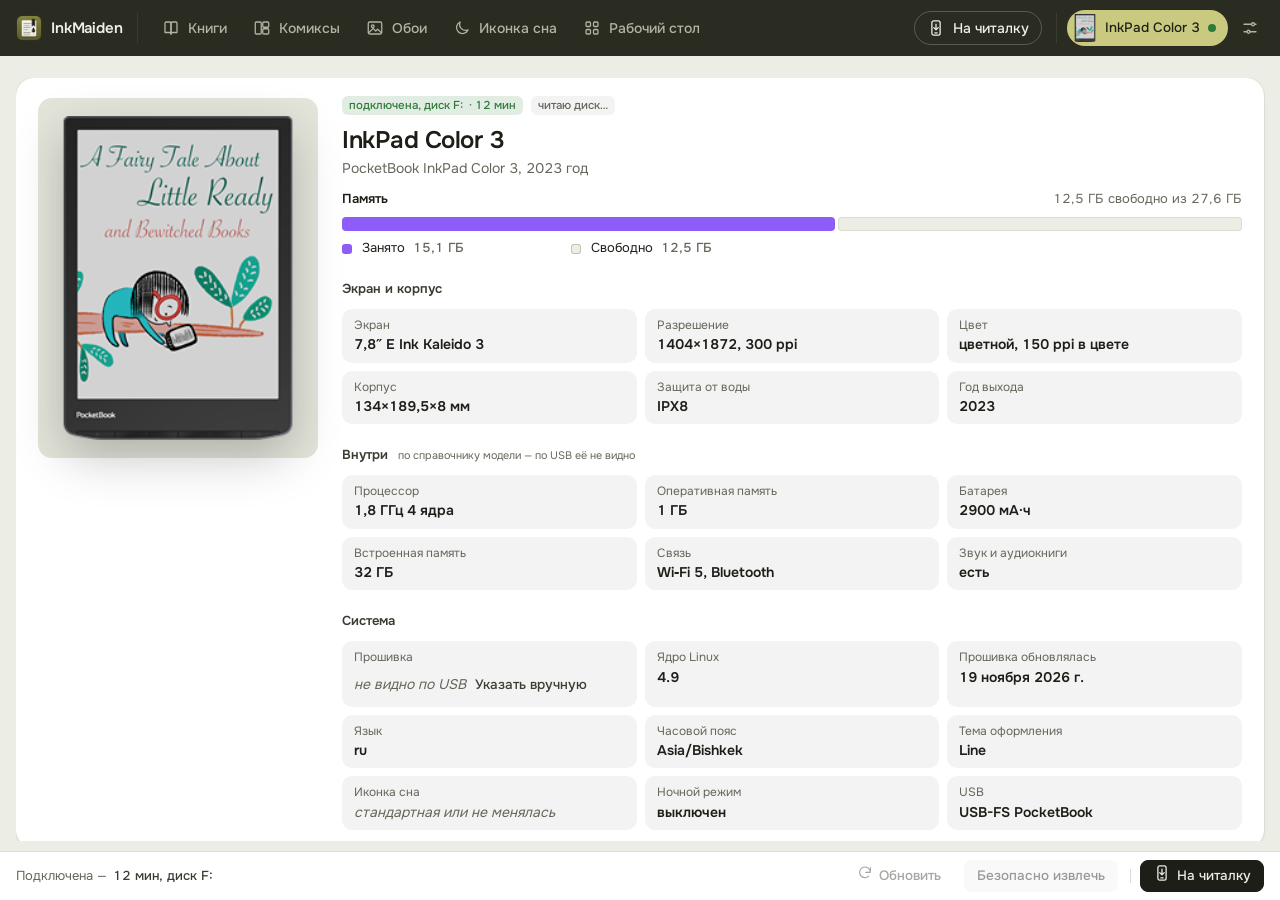
<file: ui/index.html>
<!DOCTYPE html>
<html lang="ru">
<head>
<meta charset="utf-8">
<meta name="viewport" content="width=device-width, initial-scale=1">
<title>InkMaiden</title>
<link rel="stylesheet" href="css/app.css">
<link rel="stylesheet" href="css/theme.css">
<link rel="icon" href="img/icon.png">
<script>try { const t = localStorage.getItem('inkmaiden-theme') || 'light'; document.documentElement.dataset.theme = t === 'auto' ? (matchMedia('(prefers-color-scheme: dark)').matches ? 'dark' : 'light') : t } catch (e) {}</script>
</head>
<body>
<div class="app">
  <!-- верхняя панель: знак, разделы, справа — читалка, «На читалку» и настройки -->
  <header class="top" aria-label="Разделы">
    <div class="brand"><img src="img/icon.png" alt=""><b>InkMaiden</b></div>
    <nav id="nav" aria-label="Разделы"></nav>
    <div class="top-right">
      <button class="cur" id="cur" type="button" title="Текущая читалка: память, библиотека, диагностика"></button>
      <nav id="nav-foot" aria-label="Настройки"></nav>
    </div>
    <div class="ver" id="ver" hidden></div>
  </header>
  <main class="main" id="main"></main>
</div>
<div class="toast" id="toast" role="status" aria-live="polite"></div>
<script type="module" src="js/main.js"></script>
</body>
</html>
</file>
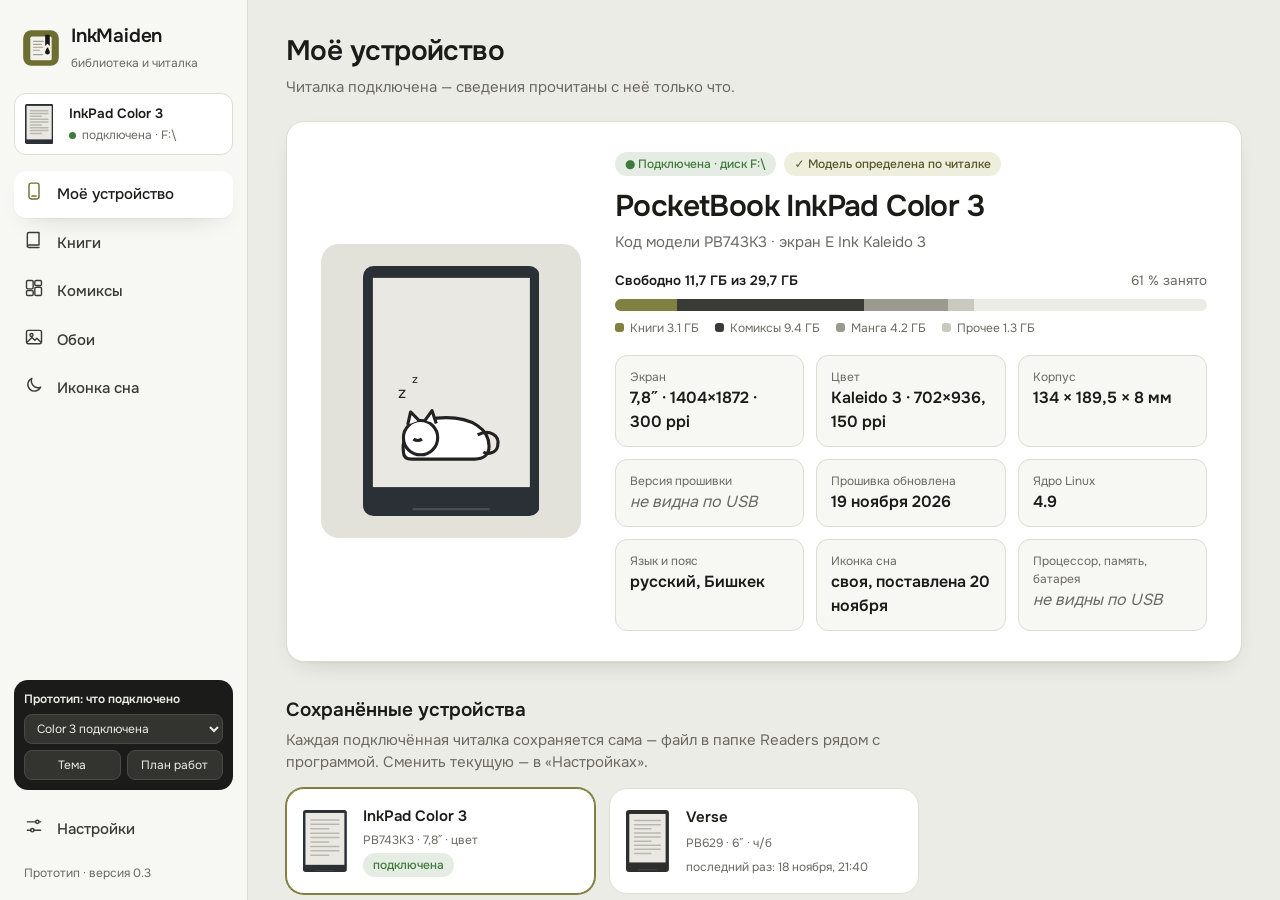
<file: design/prototype/InkMaiden-prototype.html>
<!DOCTYPE html>
<html lang="ru" data-theme="light">
<head>
<meta charset="utf-8">
<meta name="viewport" content="width=device-width, initial-scale=1">
<title>InkMaiden — прототип интерфейса</title>
<style>
@font-face{font-family:Onest;font-weight:400;font-display:swap;src:url([data-uri]) format("woff2");unicode-range:U+0400-04FF}
@font-face{font-family:Onest;font-weight:400;font-display:swap;src:url([data-uri]) format("woff2");unicode-range:U+0000-00FF,U+2000-206F,U+2212}
@font-face{font-family:Onest;font-weight:500;font-display:swap;src:url([data-uri]) format("woff2");unicode-range:U+0400-04FF}
@font-face{font-family:Onest;font-weight:500;font-display:swap;src:url([data-uri]) format("woff2");unicode-range:U+0000-00FF,U+2000-206F,U+2212}
@font-face{font-family:Onest;font-weight:600;font-display:swap;src:url([data-uri]) format("woff2");unicode-range:U+0400-04FF}
@font-face{font-family:Onest;font-weight:600;font-display:swap;src:url([data-uri]) format("woff2");unicode-range:U+0000-00FF,U+2000-206F,U+2212}

:root{
  --paper:#ECECE6; --surface:#F7F7F3; --card:#FFFFFF; --line:#DDDDD4; --line-2:#C9C9BF;
  --ink:#1B1B1A; --ink-2:#3A3A36; --muted:#6A6A62;
  --olive:#6E6E33; --olive-2:#55552A; --olive-3:#808040; --wash:#EEEEDC; --tint:#E3E3C6;
  --ok:#3F7A3A; --warn:#9A6A14; --err:#A3402E; --stage:#E2E2DA;
  --r-s:8px; --r-m:12px; --r-l:18px;
  --shadow:0 1px 0 rgba(27,27,26,.04),0 10px 28px -16px rgba(27,27,26,.28);
  --fs-xs:12px; --fs-s:13.5px; --fs:15px; --fs-l:19px; --fs-xl:28px;
  color-scheme:light;
}
:root[data-theme="dark"]{
  --paper:#2B2B28; --surface:#32322F; --card:#3A3A36; --line:#4A4A45; --line-2:#5C5C56;
  --ink:#EEEEE7; --ink-2:#D8D8CF; --muted:#AEAEA4;
  --olive:#C4C487; --olive-2:#D6D69E; --olive-3:#B5B577; --wash:#41412D; --tint:#4B4B33;
  --ok:#8FCF99; --warn:#EDBB71; --err:#F39A90; --stage:#242422;
  --shadow:0 1px 0 rgba(0,0,0,.12),0 12px 28px -16px rgba(0,0,0,.5);
  color-scheme:dark;
}
*{box-sizing:border-box}
html,body{height:100%;margin:0}
body{font:400 var(--fs)/1.5 Onest,"Segoe UI",system-ui,sans-serif;background:var(--paper);color:var(--ink);-webkit-font-smoothing:antialiased}
button,input,select{font:inherit;color:inherit}
:focus-visible{outline:2px solid var(--olive-3);outline-offset:2px}
@media (prefers-reduced-motion:reduce){*{transition:none!important;animation:none!important}}

/* ---------- оболочка */
.app{display:grid;grid-template-columns:248px 1fr;height:100vh}
.rail{display:flex;flex-direction:column;gap:6px;padding:18px 14px;border-right:1px solid var(--line);background:var(--surface);min-height:0}
.brand{display:flex;align-items:center;gap:11px;padding:4px 8px 14px}
.brand svg{width:38px;height:38px;flex:none}
.brand b{display:block;font-size:19px;font-weight:600;letter-spacing:-.01em}
.brand span{font-size:var(--fs-xs);color:var(--muted)}
.cur{display:grid;grid-template-columns:34px 1fr;gap:2px 10px;align-items:center;padding:10px;border-radius:var(--r-m);background:var(--card);border:1px solid var(--line);margin-bottom:10px;cursor:pointer;text-align:left}
.cur .mini{grid-row:span 2}
.cur b{font-size:var(--fs-s);font-weight:600}
.cur small{font-size:var(--fs-xs);color:var(--muted);display:flex;align-items:center;gap:6px}
.dot{width:7px;height:7px;border-radius:50%;background:var(--line-2);flex:none}
.dot.on{background:var(--ok)}
.nav{display:grid;gap:2px}
.nav button{display:grid;grid-template-columns:22px 1fr;gap:0 11px;align-items:center;padding:10px 10px;border:0;border-radius:var(--r-m);background:none;text-align:left;cursor:pointer;color:var(--ink-2)}
.nav button svg{width:20px;height:20px;stroke:currentColor;fill:none;stroke-width:1.7;stroke-linecap:round;stroke-linejoin:round}
.nav button b{font-weight:500}
.nav button:hover{background:var(--paper)}
.nav button[aria-current]{background:var(--card);color:var(--ink);box-shadow:var(--shadow)}
.nav button[aria-current] svg{stroke:var(--olive)}
.rail .spacer{flex:1}
.rail .ver{font-size:var(--fs-xs);color:var(--muted);padding:6px 10px 0}
.main{overflow:auto;min-width:0;position:relative}
.page{padding:30px 38px 120px;max-width:1360px}
.head{display:flex;align-items:flex-end;gap:18px;margin-bottom:22px}
.head h1{font-size:var(--fs-xl);font-weight:600;letter-spacing:-.02em;margin:0}
.head p{margin:4px 0 0;color:var(--muted);max-width:68ch}
.head .grow{flex:1}

/* ---------- элементы */
.btn{display:inline-flex;align-items:center;gap:8px;height:40px;padding:0 16px;border-radius:var(--r-m);border:1px solid var(--line);background:var(--card);cursor:pointer;font-weight:500;white-space:nowrap}
.btn:hover{border-color:var(--line-2)}
.btn.primary{background:var(--olive-2);border-color:var(--olive-2);color:#fff}
:root[data-theme="dark"] .btn.primary{color:#22221f}
.btn.quiet{background:none;border-color:transparent;color:var(--olive)}
.btn.danger{color:var(--err)}
.btn svg{width:18px;height:18px;stroke:currentColor;fill:none;stroke-width:1.8;stroke-linecap:round;stroke-linejoin:round}
.btn[disabled]{opacity:.45;cursor:not-allowed}
.panel{background:var(--card);border:1px solid var(--line);border-radius:var(--r-l);padding:20px 22px;box-shadow:var(--shadow)}
.panel h2{font-size:var(--fs-l);font-weight:600;margin:0 0 4px;letter-spacing:-.01em}
.hint{color:var(--muted);font-size:var(--fs-s);margin:0 0 14px}
.chip{display:inline-flex;align-items:center;gap:6px;font-size:var(--fs-xs);font-weight:500;padding:3px 10px;border-radius:99px;background:var(--wash);color:var(--olive-2);white-space:nowrap}
.chip.ok{background:color-mix(in srgb,var(--ok) 14%,transparent);color:var(--ok)}
.chip.warn{background:color-mix(in srgb,var(--warn) 15%,transparent);color:var(--warn)}
.chip.mute{background:var(--paper);color:var(--muted)}
.seg{display:inline-flex;background:var(--paper);border-radius:var(--r-m);padding:3px;gap:2px}
.seg button{border:0;background:none;padding:7px 14px;border-radius:9px;cursor:pointer;color:var(--muted);font-weight:500}
.seg button[aria-pressed="true"]{background:var(--card);color:var(--ink);box-shadow:var(--shadow)}
.input,select.input{height:40px;border:1px solid var(--line);border-radius:var(--r-m);background:var(--card);padding:0 12px;min-width:0;width:100%}
.field{display:grid;gap:6px}
.field>span{font-weight:500;font-size:var(--fs-s)}
.field small{color:var(--muted);font-size:var(--fs-xs)}
.row{display:flex;gap:10px;align-items:center}
.grid2{display:grid;grid-template-columns:1fr 1fr;gap:18px}
.stack{display:grid;gap:18px;align-content:start}
.check{display:flex;gap:10px;align-items:center;cursor:pointer;font-size:var(--fs-s)}
.check input{accent-color:var(--olive-3);width:16px;height:16px}
.check input.toggle{width:38px;height:22px}
.toggle{appearance:none;width:38px;height:22px;border-radius:99px;background:var(--line-2);position:relative;cursor:pointer;flex:none;transition:.2s}
.toggle::after{content:"";position:absolute;top:3px;left:3px;width:16px;height:16px;border-radius:50%;background:#fff;transition:.2s}
.toggle:checked{background:var(--olive-3)}
.toggle:checked::after{left:19px}
.code{font-family:ui-monospace,Consolas,monospace;font-size:12.5px;background:var(--paper);padding:1px 6px;border-radius:5px}
dl.kv{display:grid;grid-template-columns:auto 1fr;gap:8px 18px;margin:0;font-size:var(--fs-s)}
dl.kv dt{color:var(--muted)}
dl.kv dd{margin:0}
dd.unk{color:var(--muted);font-style:italic}
.actions{position:sticky;bottom:0;margin:22px -38px -120px;padding:14px 38px;background:color-mix(in srgb,var(--paper) 88%,transparent);backdrop-filter:blur(8px);border-top:1px solid var(--line);display:flex;gap:10px;align-items:center;z-index:5}
.actions .where{margin-right:auto;color:var(--muted);font-size:var(--fs-s);min-width:0;overflow:hidden;text-overflow:ellipsis;white-space:nowrap}
.actions .where b{color:var(--ink-2);font-weight:500}

/* ---------- рисунок читалки */
.reader-art{display:block}
.mini{width:30px;height:40px}

/* ---------- «Моё устройство» */
.hero{display:grid;grid-template-columns:260px 1fr;gap:34px;align-items:center;padding:30px 34px}
.hero .pic{display:grid;place-items:center;background:var(--stage);border-radius:var(--r-l);padding:22px 0;position:relative}
.hero h2{font-size:30px;font-weight:600;letter-spacing:-.02em;margin:0}
.hero .sub{color:var(--muted);margin:2px 0 16px}
.specs{display:grid;grid-template-columns:repeat(3,1fr);gap:12px;margin-top:18px}
.spec{background:var(--surface);border:1px solid var(--line);border-radius:var(--r-m);padding:12px 14px}
.spec small{display:block;color:var(--muted);font-size:var(--fs-xs)}
.spec b{font-weight:600;font-size:16px}
.spec .unk{color:var(--muted);font-style:italic;font-weight:400}
.mem{margin-top:18px}
.mem .bar{height:12px;border-radius:99px;background:var(--paper);overflow:hidden;display:flex}
.mem .bar i{display:block;height:100%}
.mem .legend{display:flex;gap:16px;flex-wrap:wrap;font-size:var(--fs-xs);color:var(--muted);margin-top:8px}
.mem .legend span::before{content:"";display:inline-block;width:9px;height:9px;border-radius:3px;margin-right:6px;background:var(--c)}
.saved{display:grid;grid-template-columns:repeat(auto-fill,minmax(250px,1fr));gap:14px}
.dcard{display:grid;grid-template-columns:46px 1fr;gap:4px 14px;align-items:center;padding:16px;border-radius:var(--r-l);border:1px solid var(--line);background:var(--card);text-align:left}
.dcard[aria-current]{border-color:var(--olive-3);box-shadow:0 0 0 1px var(--olive-3)}
.dcard .art{grid-row:span 3}
.dcard b{font-weight:600}
.dcard small{color:var(--muted);font-size:var(--fs-xs)}

/* ---------- списки: книги, комиксы */
.split>*{min-width:0}
.split{display:grid;grid-template-columns:minmax(0,1fr) 380px;gap:18px;align-items:start}
.list{display:grid}
.item{display:grid;grid-template-columns:40px 1fr auto;gap:2px 14px;align-items:center;padding:10px 12px;border-radius:var(--r-m);cursor:pointer}
.item+.item{border-top:1px solid var(--line)}
.item:hover{background:var(--surface)}
.item[aria-selected="true"]{background:var(--wash)}
.item .cov{grid-row:span 2;width:40px;height:56px;border-radius:4px;display:grid;place-items:center;font-size:10px;color:var(--muted);text-align:center;line-height:1.1;overflow:hidden}
.item b{font-weight:500;overflow:hidden;text-overflow:ellipsis;white-space:nowrap}
.item small{color:var(--muted);font-size:var(--fs-xs)}
.item .tags{grid-row:span 2;display:flex;gap:6px;flex-wrap:wrap;justify-content:flex-end;max-width:260px}
.toolbar{display:flex;gap:10px;align-items:center;flex-wrap:wrap;margin-bottom:14px}
.src{display:flex;align-items:center;gap:12px;padding:14px 18px}
.src svg{width:22px;height:22px;stroke:var(--olive);fill:none;stroke-width:1.7;flex:none}
.src .path{flex:1;min-width:0}
.src .path b{display:block;overflow:hidden;text-overflow:ellipsis;white-space:nowrap}
.src .path small{color:var(--muted)}
.hist{position:relative}
.hist-menu{position:absolute;top:44px;right:0;width:380px;background:var(--card);border:1px solid var(--line);border-radius:var(--r-m);box-shadow:var(--shadow);padding:6px;z-index:20;display:none}
.hist-menu.open{display:block}
.hist-menu button{display:block;width:100%;text-align:left;padding:8px 10px;border:0;background:none;border-radius:8px;cursor:pointer}
.hist-menu button:hover{background:var(--surface)}
.hist-menu small{color:var(--muted);display:block;font-size:var(--fs-xs)}
.covers{display:grid;grid-template-columns:repeat(4,minmax(0,1fr));gap:10px}
.covers button{min-width:0;border:1px solid var(--line);border-radius:8px;padding:0;background:none;cursor:pointer;aspect-ratio:3/4;overflow:hidden}
.covers button[aria-pressed="true"]{outline:2px solid var(--olive-3);outline-offset:2px}
.found{display:grid;grid-template-columns:minmax(0,1fr);gap:8px;margin-top:6px}
.found label{min-width:0;display:grid;grid-template-columns:18px 1fr;gap:10px;padding:10px 12px;border:1px solid var(--line);border-radius:var(--r-m);font-size:var(--fs-s);cursor:pointer}
.found label small{display:block;color:var(--muted);font-size:var(--fs-xs)}

/* ---------- комиксы */
.saving{display:flex;align-items:baseline;gap:14px;flex-wrap:wrap}
.saving .big{font-size:52px;font-weight:600;letter-spacing:-.03em;line-height:1}
.saving .cap{color:var(--muted)}
.bars{display:grid;gap:10px;margin:18px 0}
.bars .b{display:grid;grid-template-columns:62px 1fr 74px;gap:12px;align-items:center;font-size:var(--fs-s)}
.bars .t{height:16px;border-radius:6px;background:var(--paper);overflow:hidden}
.bars .t i{display:block;height:100%;border-radius:6px;background:var(--ink-2)}
.bars .b.after .t i{background:var(--olive-3)}
.bars b{text-align:right;font-weight:600}
.modes{display:grid;gap:10px}
.mode{display:grid;grid-template-columns:1fr auto;gap:2px 12px;padding:14px 16px;border-radius:var(--r-m);border:1px solid var(--line);background:var(--card);text-align:left;cursor:pointer}
.mode[aria-pressed="true"]{border-color:var(--olive-3);background:var(--wash)}
.mode b{font-weight:600}
.mode .est{font-weight:600;color:var(--olive-2);font-size:var(--fs-s)}
.mode small{grid-column:1/-1;color:var(--muted);font-size:var(--fs-xs)}
table.vols{width:100%;border-collapse:collapse;font-size:var(--fs-s)}
table.vols th{color:var(--muted);font-weight:500;text-align:left;padding:8px 10px;border-bottom:1px solid var(--line)}
table.vols td{padding:10px;border-bottom:1px solid var(--line)}
table.vols td.n{text-align:right;white-space:nowrap}
table.vols small{display:block;color:var(--muted);font-size:var(--fs-xs)}

/* ---------- редакторы: обои, иконка сна */
.editor{display:grid;grid-template-rows:auto 1fr;height:100vh}
.ebar{display:flex;align-items:center;gap:10px;padding:12px 22px;border-bottom:1px solid var(--line);background:var(--surface)}
.ebar h1{font-size:var(--fs-l);font-weight:600;margin:0 auto 0 0}
.ebody{display:grid;grid-template-columns:64px 1fr 320px;min-height:0}
.tools{display:grid;align-content:start;gap:4px;padding:10px 8px;border-right:1px solid var(--line);background:var(--surface)}
.tools button{display:grid;justify-items:center;gap:3px;padding:8px 2px;border:0;border-radius:10px;background:none;font-size:11px;color:var(--muted);cursor:pointer}
.tools button svg{width:20px;height:20px;stroke:currentColor;fill:none;stroke-width:1.7;stroke-linecap:round;stroke-linejoin:round}
.tools button[aria-pressed="true"]{background:var(--card);color:var(--ink);box-shadow:var(--shadow)}
.canvas{display:grid;place-items:center;background:var(--stage);position:relative;min-height:0;overflow:hidden}
.canvas .note{position:absolute;left:16px;bottom:14px;font-size:var(--fs-xs);color:var(--muted)}
.side{border-left:1px solid var(--line);background:var(--surface);padding:18px;overflow:auto;display:grid;gap:16px;align-content:start}
.side h3{margin:0;font-size:var(--fs);font-weight:600}
.slider{display:grid;grid-template-columns:1fr 46px;gap:10px;align-items:center;font-size:var(--fs-s)}
.slider input{accent-color:var(--olive-3)}
.status{display:grid;grid-template-columns:auto 1fr;gap:4px 12px;align-items:center;padding:14px;border-radius:var(--r-m);background:var(--card);border:1px solid var(--line)}
.status .ic{grid-row:span 2;width:34px;height:34px;border-radius:50%;display:grid;place-items:center;background:color-mix(in srgb,var(--ok) 15%,transparent);color:var(--ok)}
.status .ic svg{width:18px;height:18px;stroke:currentColor;fill:none;stroke-width:2.2}
.status b{font-weight:600;font-size:var(--fs-s)}
.status small{color:var(--muted);font-size:var(--fs-xs)}
.backups{display:grid;gap:6px}
.backups div{display:flex;align-items:center;gap:10px;font-size:var(--fs-s);padding:8px 10px;border-radius:var(--r-s);background:var(--card);border:1px solid var(--line)}
.backups div span{flex:1}

/* ---------- каталог работ (выдвижная панель) */
.drawer-back{position:fixed;inset:0;background:rgba(20,20,18,.36);opacity:0;pointer-events:none;transition:.2s;z-index:40}
.drawer{position:fixed;top:0;right:0;bottom:0;width:min(720px,92vw);background:var(--surface);border-left:1px solid var(--line);transform:translateX(100%);transition:.26s cubic-bezier(.2,.8,.2,1);z-index:41;display:grid;grid-template-rows:auto 1fr}
.drawer.open{transform:none}.drawer-back.open{opacity:1;pointer-events:auto}
.drawer header{display:flex;align-items:center;gap:12px;padding:18px 22px;border-bottom:1px solid var(--line)}
.drawer header h2{margin:0 auto 0 0;font-size:var(--fs-l);font-weight:600}
.gallery{display:grid;grid-template-columns:repeat(auto-fill,minmax(150px,1fr));gap:16px;padding:22px;overflow:auto;align-content:start}
.work{display:grid;gap:6px;text-align:left;background:none;border:0;padding:0;cursor:pointer}
.work .th{aspect-ratio:3/4;border-radius:10px;border:1px solid var(--line);overflow:hidden;background:var(--card)}
.work b{font-weight:500;font-size:var(--fs-s)}
.work small{color:var(--muted);font-size:var(--fs-xs)}

/* ---------- настройки */
.settings{display:grid;grid-template-columns:220px 1fr;gap:26px;align-items:start}
.snav{display:grid;gap:2px;position:sticky;top:20px}
.snav button{text-align:left;padding:9px 12px;border-radius:10px;border:0;background:none;cursor:pointer;color:var(--ink-2);display:flex;align-items:center;gap:10px}
.snav button[aria-current]{background:var(--card);box-shadow:var(--shadow);color:var(--ink);font-weight:500}
.snav .sep{font-size:var(--fs-xs);color:var(--muted);padding:14px 12px 4px}
.sbody{display:grid;gap:18px;max-width:820px}
.prow{display:grid;grid-template-columns:1fr auto;gap:10px;align-items:end}
.tree{font-family:ui-monospace,Consolas,monospace;font-size:12.5px;line-height:1.55;background:var(--surface);border:1px solid var(--line);border-radius:var(--r-m);padding:12px 14px;white-space:pre;overflow:auto;margin:0}

/* ---------- окна */
.modal-back{position:fixed;inset:0;background:rgba(20,20,18,.45);display:none;place-items:center;z-index:60;padding:20px}
.modal-back.open{display:grid}
.modal{background:var(--surface);border-radius:20px;border:1px solid var(--line);box-shadow:0 30px 80px -30px rgba(0,0,0,.5);width:min(560px,100%);padding:26px}
.modal h2{margin:0 0 6px;font-size:22px;font-weight:600;letter-spacing:-.01em}
.modal .choices{display:grid;gap:10px;margin:18px 0}
.modal .choices button{display:grid;grid-template-columns:40px 1fr auto;gap:2px 14px;align-items:center;padding:14px;border-radius:var(--r-m);border:1px solid var(--line);background:var(--card);cursor:pointer;text-align:left}
.modal .choices button:hover{border-color:var(--olive-3)}
.modal .choices small{color:var(--muted);font-size:var(--fs-xs);grid-column:2/-1}
.modal .choices button>span:first-child{grid-row:span 2}
.modal .foot{display:flex;gap:10px;justify-content:flex-end;margin-top:8px}
.gate{position:absolute;inset:0;display:grid;place-items:center;background:var(--paper);z-index:30;padding:30px}
.gate .box{text-align:center;max-width:460px;display:grid;gap:12px;justify-items:center}
.gate h2{font-size:26px;font-weight:600;margin:0}
.gate p{margin:0;color:var(--muted)}
.pulse{width:120px;height:120px;border-radius:50%;display:grid;place-items:center;background:var(--wash);animation:pulse 2.4s ease-in-out infinite}
@keyframes pulse{50%{box-shadow:0 0 0 18px color-mix(in srgb,var(--olive-3) 0%,transparent),0 0 0 0 transparent;transform:scale(1.03)}0%,100%{box-shadow:0 0 0 0 color-mix(in srgb,var(--olive-3) 30%,transparent)}}
.toast{position:fixed;left:50%;bottom:26px;transform:translate(-50%,20px);background:#1B1B1A;color:#F2F2EA;padding:11px 18px;border-radius:12px;opacity:0;transition:.25s;z-index:80;font-size:var(--fs-s)}
.toast.show{opacity:1;transform:translate(-50%,0)}

/* ---------- панель прототипа (только для просмотра) */
.proto{background:#1B1B1A;color:#ECECE6;border-radius:14px;padding:10px;display:grid;gap:6px;font-size:12px;margin:0 0 10px}
.proto .r{display:flex;gap:6px}.proto .r button{flex:1}
.proto b{font-weight:600;margin-right:4px}
.proto select{width:100%}
.proto select,.proto button{background:#33332F;color:#ECECE6;border:1px solid #4A4A45;border-radius:8px;padding:5px 8px;font-size:12px;cursor:pointer}

/* ---------- план работ */
.plan{max-width:900px;display:grid;gap:18px}
.plan h2{font-size:22px;margin:0 0 8px}
.plan h3{font-size:var(--fs);margin:16px 0 6px}
.plan ol,.plan ul{margin:6px 0;padding-left:22px;display:grid;gap:5px}
.plan table{width:100%;border-collapse:collapse;font-size:var(--fs-s)}
.plan td,.plan th{text-align:left;padding:8px 10px;border-bottom:1px solid var(--line);vertical-align:top}
.plan th{color:var(--muted);font-weight:500}
.q{border-left:3px solid var(--olive-3);padding:10px 14px;background:var(--surface);border-radius:0 var(--r-m) var(--r-m) 0}
@media (max-width:1100px){.split{grid-template-columns:1fr}.hero{grid-template-columns:1fr}.specs{grid-template-columns:1fr 1fr}.settings{grid-template-columns:1fr}.snav{position:static;grid-auto-flow:column;overflow:auto}}
</style>
</head>
<body>
<div class="app">
  <aside class="rail">
    <div class="brand"><svg viewBox="0 0 512 512" aria-hidden="true"><rect x="16" y="16" width="480" height="480" rx="112" fill="#6E6E33"/><rect x="112" y="102" width="288" height="320" rx="22" fill="#F2F2EA"/><g fill="#A3A397"><rect x="146" y="158" width="150" height="16" rx="8"/><rect x="146" y="198" width="126" height="16" rx="8"/><rect x="146" y="238" width="142" height="16" rx="8"/><rect x="146" y="278" width="100" height="16" rx="8"/><rect x="146" y="338" width="140" height="16" rx="8"/></g><path d="M312 78h62v152l-31-30-31 30z" fill="#161615"/><path d="M343 246C343 246 312 290 312 312a31 31 0 0 0 62 0C374 290 343 246 343 246Z" fill="#161615"/></svg>
      <div><b>InkMaiden</b><span>библиотека и читалка</span></div></div>
    <button class="cur" id="cur" title="Текущая читалка. Сменить — в Настройках"></button>
    <nav class="nav" id="nav"></nav>
    <div class="spacer"></div>
    <div class="proto" aria-label="Панель прототипа">
      <b>Прототип: что подключено</b>
      <select id="scenario">
        <option value="connected">Color 3 подключена</option>
        <option value="saved">Ничего, есть сохранённые</option>
        <option value="none">Первый запуск</option>
      </select>
      <div class="r"><button id="themeBtn">Тема</button><button id="planBtn">План работ</button></div>
    </div>
    <nav class="nav" id="navFoot"></nav>
    <div class="ver">Прототип · версия 0.3</div>
  </aside>
  <main class="main" id="main"></main>
</div>

<div class="drawer-back" id="drawerBack"></div>
<aside class="drawer" id="drawer" aria-label="Мои работы"></aside>
<div class="modal-back" id="modalBack"><div class="modal" id="modal" role="dialog" aria-modal="true"></div></div>
<div class="toast" id="toast" role="status"></div>


<script>
/* ===================== данные прототипа */
const DEV = {
  c3: { id:'PB743K3', name:'InkPad Color 3', full:'PocketBook InkPad Color 3', code:'743K3', inch:'7,8″', res:'1404×1872', ppi:300, color:true, colorRes:'702×936, 150 ppi', display:'E Ink Kaleido 3',
        body:'134 × 189,5 × 8 мм', kernel:'4.9', lang:'русский', tz:'Бишкек', updated:'19 ноября 2026', total:29.7, used:{ books:3.1, comics:9.4, manga:4.2, other:1.3 }, theme:'Line',
        sleep:'своя, поставлена 20 ноября', seen:'сейчас', bodyColor:'#2B3036' },
  v:  { id:'PB629', name:'Verse', full:'PocketBook Verse', code:'629', inch:'6″', res:'758×1024', ppi:212, color:false, colorRes:null, display:'E Ink Carta',
        body:'108 × 156 × 7,6 мм', kernel:'3.10', lang:'русский', tz:'Бишкек', updated:'2 ноября 2026', total:7.0, used:{ books:1.4, comics:2.0, manga:1.1, other:.6 }, theme:'Line',
        sleep:'стандартная', seen:'18 ноября, 21:40', bodyColor:'#2E2E2D' },
};
const S = { page:'device', scenario:'connected', selected:'c3', connected:'c3', theme:'light', plan:false,
  books:{ sel:1, cover:1 }, comics:{ mode:'balanced' }, wall:{ tool:'crop' }, sleep:{ tool:'pic' }, set:'general' };

/* ===================== помощники */
const $ = s => document.querySelector(s);
const el = (t, a = {}, ...k) => { const e = document.createElement(t); for (const [n, v] of Object.entries(a)) { if (n === 'html') e.innerHTML = v; else if (n.startsWith('on')) e[n] = v; else if (v === true) e.setAttribute(n, n.startsWith('aria') ? 'true' : ''); else if (v !== false && v != null) e.setAttribute(n, v); }
  for (const c of k.flat()) if (c != null && c !== false) e.append(c.nodeType ? c : document.createTextNode(c)); return e; };
const toast = t => { const x = $('#toast'); x.textContent = t; x.classList.add('show'); clearTimeout(toast.t); toast.t = setTimeout(() => x.classList.remove('show'), 2600); };
const I = {
  device:'<rect x="6" y="2.5" width="12" height="19" rx="2.5"/><path d="M9.5 18h5"/>',
  books:'<path d="M4 19V5a2 2 0 0 1 2-2h12v15H6a2 2 0 0 0-2 2zm0 0a2 2 0 0 0 2 2h12"/>',
  comics:'<rect x="3" y="3" width="8" height="10" rx="1.5"/><rect x="13" y="3" width="8" height="6" rx="1.5"/><rect x="13" y="11" width="8" height="10" rx="1.5"/><rect x="3" y="15" width="8" height="6" rx="1.5"/>',
  wall:'<rect x="3" y="4" width="18" height="16" rx="2"/><circle cx="9" cy="9.5" r="1.8"/><path d="M4 18l5.5-5.5 3.5 3.5 2.5-2.5L20 18"/>',
  sleep:'<path d="M20 14.5A8 8 0 0 1 9.5 4a8 8 0 1 0 10.5 10.5z"/>',
  settings:'<path d="M4 7h10M18 7h2M4 17h4M12 17h8"/><circle cx="16" cy="7" r="2"/><circle cx="10" cy="17" r="2"/>',
  folder:'<path d="M3 7a2 2 0 0 1 2-2h4l2 2h8a2 2 0 0 1 2 2v8a2 2 0 0 1-2 2H5a2 2 0 0 1-2-2z"/>',
  upload:'<path d="M12 16V4M7 9l5-5 5 5M5 20h14"/>', save:'<path d="M12 4v12M7 11l5 5 5-5M5 20h14"/>', gallery:'<rect x="3" y="3" width="7" height="7" rx="1.5"/><rect x="14" y="3" width="7" height="7" rx="1.5"/><rect x="3" y="14" width="7" height="7" rx="1.5"/><rect x="14" y="14" width="7" height="7" rx="1.5"/>',
  undo:'<path d="M9 14L4 9l5-5"/><path d="M4 9h10a6 6 0 0 1 0 12h-3"/>', check:'<path d="M5 12.5l4.5 4.5L19 7.5"/>', history:'<path d="M3 12a9 9 0 1 0 3-6.7L3 8"/><path d="M3 3v5h5M12 7v5l3 2"/>',
  crop:'<path d="M6 2v14a2 2 0 0 0 2 2h14M2 6h14a2 2 0 0 1 2 2v14"/>', filter:'<circle cx="9" cy="9" r="5"/><circle cx="15" cy="15" r="5"/>', adj:'<path d="M4 7h10M18 7h2M4 17h4M12 17h8"/><circle cx="16" cy="7" r="2"/><circle cx="10" cy="17" r="2"/>',
  text:'<path d="M5 6V4h14v2M12 4v16M9 20h6"/>', pen:'<path d="M4 20l4-1 11-11-3-3L5 16z"/>', pos:'<rect x="4" y="4" width="16" height="16" rx="2"/><circle cx="15" cy="15" r="2.5"/>', x:'<path d="M6 6l12 12M18 6L6 18"/>',
  plus:'<path d="M12 5v14M5 12h14"/>', usb:'<path d="M12 3v14M8 7l4-4 4 4M7 13v2l5 3 5-3v-2"/><circle cx="12" cy="20" r="1.5"/>', eye:'<path d="M2 12s3.6-7 10-7 10 7 10 7-3.6 7-10 7S2 12 2 12z"/><circle cx="12" cy="12" r="3"/>',
};
const ic = (n, cls = '') => `<svg viewBox="0 0 24 24" class="${cls}">${I[n]}</svg>`;
const icn = n => el('span', { html: ic(n) });

// рисунок читалки (корпус по пропорциям модели, экран с картинкой)
function art(key, h = 200, screen = 'page') {
  const d = DEV[key], k = key === 'c3' ? [134, 189.5, 119, 158.6, 9] : [108, 156, 91.4, 121.9, 10];
  const s = h / k[1], W = k[0] * s, sx = (k[0] - k[2]) / 2 * s, sy = k[4] * s, sw = k[2] * s, sh = k[3] * s;
  const scr = screen === 'sleep'
    ? `<rect x="${sx}" y="${sy}" width="${sw}" height="${sh}" fill="#E9E8E2"/><g transform="translate(${sx + sw * .14} ${sy + sh * .6}) scale(${sw / 110})" fill="#fff" stroke="#222" stroke-width="2.2" stroke-linejoin="round"><path d="M6 34c-2-14 12-24 30-24s30 8 30 20c0 6-4 9-10 9H12c-4 0-6-2-6-5z"/><path d="M58 22c8-4 16 0 14 8-1 5-7 6-10 4" fill="none"/><circle cx="18" cy="24" r="12"/><path d="M9 15l2-9 6 6M21 12l5-7 3 9"/><path d="M13 25q3 2 6 0" fill="none"/><text x="2" y="-4" font-size="11" fill="#222" stroke="none" font-family="Onest,sans-serif">z</text><text x="12" y="-14" font-size="8" fill="#222" stroke="none" font-family="Onest,sans-serif">z</text></g>`
    : screen === 'wall'
      ? `<defs><linearGradient id="g${key}${h}" x1="0" y1="0" x2="0" y2="1"><stop offset="0" stop-color="#7E8C9A"/><stop offset=".55" stop-color="#C9C3B5"/><stop offset=".56" stop-color="#5D655F"/><stop offset="1" stop-color="#3C413E"/></linearGradient></defs><rect x="${sx}" y="${sy}" width="${sw}" height="${sh}" fill="url(#g${key}${h})"${d.color ? '' : ' style="filter:grayscale(1)"'}/><path d="M${sx} ${sy + sh * .56} l${sw * .25} ${-sh * .14} l${sw * .18} ${sh * .08} l${sw * .22} ${-sh * .17} l${sw * .35} ${sh * .23}z" fill="#3B4340"/>`
      : `<rect x="${sx}" y="${sy}" width="${sw}" height="${sh}" fill="#E9E8E2"/>` + Array.from({ length: 9 }, (_, i) => `<rect x="${sx + sw * .12}" y="${sy + sh * (.12 + i * .085)}" width="${sw * (i % 3 === 2 ? .5 : .76)}" height="${Math.max(1.5, sh * .022)}" rx="1" fill="#B9B8B0"/>`).join('');
  return `<svg class="reader-art" width="${W}" height="${h}" viewBox="0 0 ${W} ${h}"><rect width="${W}" height="${h}" rx="${8 * s}" fill="${d.bodyColor}"/>${scr}<rect x="${W * .28}" y="${h - 6 * s}" width="${W * .44}" height="${1.6 * s}" rx="${.8 * s}" fill="#4A4F55"/></svg>`;
}
const artEl = (k, h, scr) => el('span', { html: art(k, h, scr) });

/* ===================== оболочка */
const SECTIONS = [
  { id:'device', title:'Моё устройство', icon:'device' },
  { id:'books', title:'Книги', icon:'books' },
  { id:'comics', title:'Комиксы', icon:'comics' },
  { id:'wall', title:'Обои', icon:'wall' },
  { id:'sleep', title:'Иконка сна', icon:'sleep' },
];
function shell() {
  const navBtn = s => el('button', { 'aria-current': S.page === s.id && !S.plan ? 'page' : false, onclick: () => go(s.id) }, icn(s.icon), el('b', {}, s.title));
  $('#nav').replaceChildren(...SECTIONS.map(navBtn));
  $('#navFoot').replaceChildren(navBtn({ id:'settings', title:'Настройки', icon:'settings' }));
  const c = $('#cur');
  if (!S.selected) { c.replaceChildren(el('span', { class:'mini', html: ic('usb') }), el('b', {}, 'Читалка не выбрана'), el('small', {}, 'подключите по USB')); return; }
  const d = DEV[S.selected];
  c.replaceChildren(el('span', { class:'mini', html: art(S.selected, 40) }), el('b', {}, d.name),
    el('small', {}, el('i', { class: 'dot' + (S.connected === S.selected ? ' on' : '') }), S.connected === S.selected ? `подключена · F:\\` : 'не подключена'));
  c.onclick = () => go('device');
}
function go(id) { S.page = id; S.plan = false; render(); $('#main').scrollTop = 0; }
function render() {
  document.documentElement.dataset.theme = S.theme;
  shell();
  const m = $('#main'); m.replaceChildren();
  if (S.plan) return m.append(planPage());
  if (!S.selected && S.page !== 'settings') return m.append(gate());
  ({ device, books, comics, wall, sleep, settings })[S.page](m);
}

/* ===================== требуем читалку */
function gate() {
  return el('div', { class:'gate' }, el('div', { class:'box' },
    el('div', { class:'pulse', html: ic('usb').replace('<svg', '<svg width="54" height="54" style="stroke:var(--olive);fill:none;stroke-width:1.6"') }),
    el('h2', {}, 'Подключите читалку'),
    el('p', {}, 'Подключите PocketBook по USB и выберите на ней «Связь с ПК». InkMaiden сама узнает модель, сохранит её и будет использовать во всех разделах.'),
    el('button', { class:'btn quiet', onclick: () => { S.connected = 'c3'; S.selected = 'c3'; S.scenario = 'connected'; $('#scenario').value = 'connected'; toast('Найдена InkPad Color 3 — сохранена в Readers\\PB743K3.json'); render(); } }, 'Показать, что будет после подключения')));
}

/* ===================== Моё устройство */
function device(m) {
  const d = DEV[S.selected], on = S.connected === S.selected;
  const used = Object.values(d.used).reduce((a, b) => a + b, 0), free = d.total - used;
  const spec = (k, v, unk) => el('div', { class:'spec' }, el('small', {}, k), unk ? el('b', { class:'unk' }, v) : el('b', {}, v));
  const memBar = el('div', { class:'bar' }, ...[['books', 'var(--olive-3)'], ['comics', 'var(--ink-2)'], ['manga', '#9A9A8E'], ['other', 'var(--line-2)']].map(([k, c]) => el('i', { style: `width:${d.used[k] / d.total * 100}%;background:${c}` })));
  m.append(el('div', { class:'page' },
    el('div', { class:'head' }, el('div', { class:'grow' }, el('h1', {}, 'Моё устройство'), el('p', {}, on ? 'Читалка подключена — сведения прочитаны с неё только что.' : `Читалка не подключена. Сведения — с последнего подключения: ${d.seen}.`))),
    el('section', { class:'panel hero' },
      el('div', { class:'pic' }, artEl(S.selected, 250, 'sleep')),
      el('div', {},
        el('div', { class:'row', style:'gap:8px;margin-bottom:8px' }, on ? el('span', { class:'chip ok' }, '● Подключена · диск F:\\') : el('span', { class:'chip mute' }, 'Не подключена'), el('span', { class:'chip' }, '✓ Модель определена по читалке')),
        el('h2', {}, d.full), el('div', { class:'sub' }, `Код модели PB${d.code} · экран ${d.display}`),
        el('div', { class:'mem' }, el('div', { class:'row', style:'justify-content:space-between;margin-bottom:8px;font-size:var(--fs-s)' }, el('b', {}, `Свободно ${free.toFixed(1).replace('.', ',')} ГБ из ${d.total.toFixed(1).replace('.', ',')} ГБ`), el('span', { style:'color:var(--muted)' }, `${Math.round(used / d.total * 100)} % занято`)), memBar,
          el('div', { class:'legend' }, el('span', { style:'--c:var(--olive-3)' }, `Книги ${d.used.books} ГБ`), el('span', { style:'--c:var(--ink-2)' }, `Комиксы ${d.used.comics} ГБ`), el('span', { style:'--c:#9A9A8E' }, `Манга ${d.used.manga} ГБ`), el('span', { style:'--c:var(--line-2)' }, `Прочее ${d.used.other} ГБ`))),
        el('div', { class:'specs' },
          spec('Экран', `${d.inch} · ${d.res} · ${d.ppi} ppi`), spec('Цвет', d.color ? `Kaleido 3 · ${d.colorRes}` : '16 оттенков серого'), spec('Корпус', d.body),
          spec('Версия прошивки', 'не видна по USB', true), spec('Прошивка обновлена', d.updated), spec('Ядро Linux', d.kernel),
          spec('Язык и пояс', `${d.lang}, ${d.tz}`), spec('Иконка сна', d.sleep), spec('Процессор, память, батарея', 'не видны по USB', true)))),
    el('div', { class:'head', style:'margin-top:34px;margin-bottom:14px' }, el('div', { class:'grow' }, el('h2', { style:'font-size:var(--fs-l);margin:0' }, 'Сохранённые устройства'), el('p', {}, 'Каждая подключённая читалка сохраняется сама — файл в папке Readers рядом с программой. Сменить текущую — в «Настройках».'))),
    el('div', { class:'saved' }, ...Object.keys(DEV).map(k => el('button', { class:'dcard', 'aria-current': k === S.selected ? 'true' : false, onclick: () => { S.page = 'settings'; S.set = 'dev-' + k; render(); } },
      el('span', { class:'art', html: art(k, 62) }), el('b', {}, DEV[k].name), el('small', {}, `PB${DEV[k].code} · ${DEV[k].inch} · ${DEV[k].color ? 'цвет' : 'ч/б'}`),
      el('small', {}, k === S.connected ? el('span', { class:'chip ok' }, 'подключена') : `последний раз: ${DEV[k].seen}`))))));
}

/* ===================== Книги */
const BOOKS = [
  { t:'Тихий берег', a:'А. Лесная', f:'EPUB', tags:[['warn', 'реклама: 3 стр.'], ['', 'обложка есть']], col:'#5B6B57' },
  { t:'Город после полуночи', a:'М. Ветров', f:'FB2', tags:[['warn', 'нет обложки'], ['warn', 'реклама: 1 стр.']], col:null },
  { t:'Заметки о море', a:'И. Серов', f:'TXT', tags:[['', 'TXT → FB2'], ['warn', 'нет обложки']], col:null },
  { t:'Архив северных писем', a:'Е. Кравец', f:'EPUB', tags:[['ok', 'всё в порядке']], col:'#7A5E46' },
  { t:'Шестой маяк', a:'Д. Орлова', f:'FB2', tags:[['warn', 'ссылки: 14']], col:'#3E4F66' },
  { t:'Как устроены часы', a:'П. Ли', f:'EPUB', tags:[['warn', 'реклама: 4 стр.'], ['warn', 'нет обложки']], col:null },
];
const coverSvg = (b, style = 0) => {
  const bg = b.col || ['#55552A', '#1B1B1A', '#E9E9D6', '#6E6E33'][style % 4], fg = style === 2 && !b.col ? '#1B1B1A' : '#F2F2EA';
  return `<svg viewBox="0 0 60 84" width="100%" height="100%"><rect width="60" height="84" fill="${bg}"/>${b.col ? '' : `<rect x="6" y="6" width="48" height="72" fill="none" stroke="${fg}" stroke-opacity=".35"/>`}<text x="30" y="40" fill="${fg}" font-size="6.2" text-anchor="middle" font-family="Onest,sans-serif" font-weight="600">${b.t.split(' ').slice(0, 2).join(' ')}</text><text x="30" y="49" fill="${fg}" font-size="6.2" text-anchor="middle" font-family="Onest,sans-serif" font-weight="600">${b.t.split(' ').slice(2).join(' ')}</text><text x="30" y="70" fill="${fg}" fill-opacity=".75" font-size="4.6" text-anchor="middle" font-family="Onest,sans-serif">${b.a}</text></svg>`;
};
function srcBar(label, path, info) {
  const menu = el('div', { class:'hist-menu' }, ...['D:\\Книги', 'D:\\Загрузки\\Книги с ЛитРес', 'E:\\Архив\\Классика'].map((p, i) => el('button', { onclick: () => { menu.classList.remove('open'); toast(`Источник: ${p}`); } }, p, el('small', {}, ['вчера · 248 книг', '15 ноября · 31 книга', '3 ноября · 92 книги'][i]))));
  return el('section', { class:'panel src' }, el('span', { html: ic('folder') }),
    el('div', { class:'path' }, el('b', {}, path), el('small', {}, info)),
    el('div', { class:'hist' }, el('button', { class:'btn', onclick: e => { e.stopPropagation(); menu.classList.toggle('open'); } }, icn('history'), 'Недавние'), menu),
    el('button', { class:'btn' }, 'Другая папка…'));
}
function devChip() { const d = DEV[S.selected]; return el('span', { class:'chip', title:'Сменить — в Настройках' }, `Для ${d.name} · ${d.res}${d.color ? ' · цвет' : ''}`); }
function books(m) {
  const b = BOOKS[S.books.sel];
  m.append(el('div', { class:'page' },
    el('div', { class:'head' }, el('div', { class:'grow' }, el('h1', {}, 'Книги'), el('p', {}, 'Обложки, чистка рекламы и TXT → FB2. Каждую книгу можно настроить отдельно, остальные обработаются по общим правилам.')), devChip()),
    srcBar('Книги', 'D:\\Книги', '248 книг · 412 МБ · общая папка-источник из Настроек'),
    el('div', { class:'toolbar', style:'margin-top:18px' },
      el('div', { class:'seg' }, ...['Все · 248', 'Нужна обложка · 37', 'Реклама · 21', 'TXT · 6'].map((t, i) => el('button', { 'aria-pressed': i === 0 ? 'true' : 'false' }, t))),
      el('span', { style:'flex:1' }),
      el('label', { class:'check' }, el('input', { type:'checkbox', class:'toggle', checked:true }), 'Обложки'), el('label', { class:'check' }, el('input', { type:'checkbox', class:'toggle', checked:true }), 'Реклама'), el('label', { class:'check' }, el('input', { type:'checkbox', class:'toggle', checked:true }), 'TXT → FB2')),
    el('div', { class:'split' },
      el('section', { class:'panel', style:'padding:8px' }, el('div', { class:'list' }, ...BOOKS.map((x, i) => el('div', { class:'item', 'aria-selected': i === S.books.sel ? 'true' : 'false', onclick: () => { S.books.sel = i; render(); } },
        el('div', { class:'cov', html: x.col ? coverSvg(x) : (x.f === 'TXT' ? 'TXT' : 'нет<br>обложки'), style: x.col ? '' : 'border:1px dashed var(--line-2)' }),
        el('b', {}, x.t), el('div', { class:'tags' }, ...x.tags.map(([c, t]) => el('span', { class:'chip ' + c }, t))), el('small', {}, `${x.a} · ${x.f}`))))),
      el('section', { class:'panel stack', style:'gap:16px' },
        el('div', {}, el('h2', {}, b.t), el('p', { class:'hint', style:'margin:0' }, `${b.a} · ${b.f} · настройки только для этой книги`)),
        el('div', { class:'field' }, el('span', {}, 'Обложка'), el('div', { class:'covers' }, ...[0, 1, 2, 3].map(i => el('button', { 'aria-pressed': S.books.cover === i ? 'true' : 'false', html: coverSvg(Object.assign({}, b, { col:null }), i), onclick: () => { S.books.cover = i; render(); } }))),
          el('small', {}, 'Стиль подбирается по жанру. Можно взять свою картинку.')),
        el('div', { class:'field' }, el('span', {}, 'Найдено: реклама'), el('div', { class:'found' },
          el('label', {}, el('input', { type:'checkbox', checked:true }), el('div', {}, 'Страница 1 — «Купите полную версию на сайте…»', el('small', {}, 'страница целиком · 412 знаков'))),
          el('label', {}, el('input', { type:'checkbox' }), el('div', {}, 'Страница 2 — © и ISBN издательства', el('small', {}, 'служебная · по умолчанию остаётся'))))),
        el('label', { class:'check' }, el('input', { type:'checkbox', class:'toggle', checked:true }), 'Внешние ссылки превратить в текст'),
        el('div', { class:'row', style:'flex-wrap:wrap' }, el('button', { class:'btn' }, icn('eye'), 'Посмотреть на читалке'), el('button', { class:'btn quiet' }, 'Как у остальных')))),
    el('div', { class:'actions' }, el('div', { class:'where' }, 'Готовое: ', el('b', {}, 'InkMaiden\\PB743K3\\Books'), ' · на читалке: ', el('b', {}, 'Books')),
      el('button', { class:'btn', onclick: () => toast('Сохранено в InkMaiden\\PB743K3\\Books: 248 книг') }, icn('save'), 'Сохранить в папку'),
      el('button', { class:'btn primary', disabled: S.connected !== S.selected, onclick: () => toast('Загружаю на InkPad Color 3 → F:\\Books…') }, icn('upload'), 'Загрузить на читалку'))));
}

/* ===================== Комиксы */
function comics(m) {
  const modes = [['safe', 'Бережно', 'почти как исходник', '1,5 МБ · −42 %'], ['balanced', 'Сбалансированно', 'подходит почти всем', '1,1 МБ · −58 %'], ['max', 'Максимум места', 'для больших библиотек', '0,7 МБ · −73 %']];
  m.append(el('div', { class:'page' },
    el('div', { class:'head' }, el('div', { class:'grow' }, el('h1', {}, 'Комиксы'), el('p', {}, 'CBZ, CBR, CB7, ZIP, RAR и 7Z → аккуратный CBZ под экран читалки: понятные названия, страницы по порядку, меньше веса.')), devChip()),
    srcBar('Комиксы', 'D:\\Манга', '4 тома · 29 МБ · у 3 поменяется название'),
    el('div', { class:'split', style:'margin-top:18px;grid-template-columns:400px 1fr' },
      el('div', { class:'stack' },
        el('section', { class:'panel' }, el('h2', {}, 'Насколько сжимать'), el('p', { class:'hint' }, 'Вес выбранного тома в каждом режиме'),
          el('div', { class:'modes' }, ...modes.map(([id, n, note, est]) => el('button', { class:'mode', 'aria-pressed': S.comics.mode === id ? 'true' : 'false', onclick: () => { S.comics.mode = id; render(); } },
            el('b', {}, n), el('span', { class:'est' }, est), el('small', {}, note))))),
        el('section', { class:'panel' }, el('h2', {}, 'Тонкая настройка'), el('p', { class:'hint', style:'margin:0' }, 'Высота страницы, качество, серый для ч/б томов, цветные вклейки, обрезка полей, резкость, цветокор для цветных экранов — свёрнуто, как сейчас.'))),
      el('div', { class:'stack' },
        el('section', { class:'panel' },
          el('div', { class:'saving' }, el('div', { class:'big' }, '−23 МБ'), el('div', { class:'cap' }, 'освободится')),
          el('div', { class:'bars' }, el('div', { class:'b' }, el('span', {}, 'Сейчас'), el('div', { class:'t' }, el('i', { style:'width:100%' })), el('b', {}, '29 МБ')), el('div', { class:'b after' }, el('span', {}, 'Станет'), el('div', { class:'t' }, el('i', { style:'width:21%' })), el('b', {}, '6,1 МБ'))),
          el('button', { class:'btn' }, icn('eye'), 'Посмотреть на читалке')),
        el('section', { class:'panel' }, el('h2', {}, 'Тома'),
          el('table', { class:'vols' }, el('thead', {}, el('tr', {}, el('th', {}, 'Название'), el('th', {}, 'Сейчас'), el('th', {}, 'Станет'))),
            el('tbody', {}, ...[['Hero 001.cbz', 'Комиксы', '2,6 МБ', '≈ 1,1 МБ'], ['Ночной город, том 1.cbz', 'было: Nochnoy_gorod_v01_[scan].cbz', '12 МБ', '≈ 2,3 МБ'], ['Ночной город, том 2.cbz', 'было: Nochnoy_gorod_v02_[scan].cbz', '7,2 МБ', '≈ 1,3 МБ'], ['Ночной город, том 3.cbz', 'было: Nochnoy_gorod_v03_[scan].cbz', '7,1 МБ', '≈ 1,4 МБ']]
              .map(r => el('tr', {}, el('td', {}, r[0], el('small', {}, r[1])), el('td', { class:'n' }, r[2]), el('td', { class:'n' }, r[3])))))))),
    el('div', { class:'actions' }, el('div', { class:'where' }, 'Готовое: ', el('b', {}, 'InkMaiden\\PB743K3\\Manga'), ' · на читалке: ', el('b', {}, 'Манга')),
      el('button', { class:'btn' }, 'Только переименовать'), el('button', { class:'btn' }, 'Изменить на месте'),
      el('button', { class:'btn', onclick: () => toast('Сохранено в InkMaiden\\PB743K3\\Manga') }, icn('save'), 'Сохранить в папку'),
      el('button', { class:'btn primary', disabled: S.connected !== S.selected, onclick: () => toast('Загружаю на InkPad Color 3 → F:\\Манга…') }, icn('upload'), 'Загрузить на читалку'))));
}

/* ===================== Редакторы */
function editor(m, title, tools, key, canvas, side, extra) {
  m.append(el('div', { class:'editor' },
    el('div', { class:'ebar' }, el('h1', {}, title), devChip(),
      el('button', { class:'btn', onclick: () => works(title) }, icn('gallery'), 'Мои работы'),
      el('button', { class:'btn' }, icn('folder'), 'Открыть картинку'), ...extra),
    el('div', { class:'ebody' },
      el('div', { class:'tools' }, ...tools.map(([id, n, icon]) => el('button', { 'aria-pressed': S[key].tool === id ? 'true' : 'false', onclick: () => { S[key].tool = id; render(); } }, icn(icon), n))),
      el('div', { class:'canvas' }, canvas, el('div', { class:'note' }, 'Предпросмотр приближённый: монитор не передаёт e-ink точно')),
      el('div', { class:'side' }, ...side))));
}
function wall(m) {
  const d = DEV[S.selected];
  editor(m, 'Обои', [['crop', 'Кадр', 'crop'], ['filter', 'Фильтры', 'filter'], ['adj', 'Коррекция', 'adj'], ['text', 'Текст', 'text']], 'wall',
    artEl(S.selected, Math.min(560, innerHeight - 170), 'wall'),
    [el('h3', {}, 'Кадр'), el('p', { class:'hint', style:'margin:0' }, `Картинка подгоняется под экран ${d.res}. Перетаскивайте её, масштаб — колесом.`),
     el('div', { class:'slider' }, el('input', { type:'range', value:40 }), el('span', {}, '140 %')),
     el('div', { class:'row' }, el('button', { class:'btn' }, 'Заполнить'), el('button', { class:'btn' }, 'Вписать')),
     el('h3', {}, 'Фон, если картинка меньше'), el('div', { class:'seg' }, ...['Белый', 'Чёрный', 'Размытый'].map((t, i) => el('button', { 'aria-pressed': i === 2 ? 'true' : 'false' }, t))),
     el('h3', {}, 'Экран'), el('label', { class:'check' }, el('input', { type:'checkbox', class:'toggle', checked:true }), 'Имитация e-ink'),
     el('p', { class:'hint', style:'margin:0' }, d.color ? 'Kaleido 3: цвета станут мягче, вот так они и будут выглядеть.' : 'Verse показывает 16 оттенков серого.')],
    [el('button', { class:'btn', onclick: () => toast(`Сохранено: InkMaiden\\PB${d.code}\\Wallpapers\\закат.bmp + проект`) }, icn('save'), 'Сохранить'),
     el('button', { class:'btn primary', disabled: S.connected !== S.selected, onclick: () => toast('На читалке: F:\\system\\logo\\offlogo\\закат.bmp') }, icn('upload'), 'На читалку')]);
}
function sleep(m) {
  const d = DEV[S.selected], on = S.connected === S.selected;
  editor(m, 'Иконка сна', [['pic', 'Картинка', 'wall'], ['edit', 'Правка', 'pen'], ['pos', 'Место', 'pos']], 'sleep',
    el('div', { class:'row', style:'gap:40px' }, artEl(S.selected, Math.min(540, innerHeight - 170), 'sleep')),
    [el('div', { class:'status' }, el('span', { class:'ic', html: ic('check') }),
        el('b', {}, on ? 'Стоит на читалке' : 'Поставится при подключении'),
        el('small', {}, on ? `Поставлена сегодня в 14:02 · ${d.name}, тема ${d.theme}` : `Изменения сохранены. Как только ${d.name} подключится — иконка встанет сама, прежняя уйдёт в резервную копию.`)),
     el('p', { class:'hint', style:'margin:0' }, 'Каждое сохранение сразу ставится на подключённую читалку — нажимать «Записать» не нужно. Прежняя иконка перед заменой копируется в резерв.'),
     el('h3', {}, 'Обработка'), el('div', { class:'slider' }, el('span', {}, 'Порог линий'), el('span', {}, '140')), el('input', { type:'range', value:55, style:'accent-color:var(--olive-3)' }),
     el('label', { class:'check' }, el('input', { type:'checkbox', class:'toggle', checked:true }), 'Заливать рисунок внутри белым'),
     el('h3', {}, 'Резервные копии на читалке'),
     el('div', { class:'backups' }, ...[['сегодня, 14:02', 'перед этой'], ['20 ноября, 22:15', ''], ['исходная от PocketBook', 'заводская']].map(([t, n]) => el('div', {}, el('span', {}, t, n ? el('small', { style:'color:var(--muted);margin-left:6px' }, n) : null),
       el('button', { class:'btn quiet', style:'height:30px;padding:0 8px', onclick: () => modal('Вернуть прежнюю иконку?', `На ${d.name} встанет иконка от «${t}». Текущая тоже сохранится в резерв — её можно будет вернуть.`, 'Вернуть', () => toast('Вернул прежнюю иконку на читалку')) }, icn('undo'), 'Вернуть'))))],
    [el('button', { class:'btn', onclick: () => toast(`Сохранено: InkMaiden\\PB${d.code}\\Sleep_icons\\котик.bmp + проект`) }, icn('save'), 'Сохранить копию в папку')]);
}
function works(title) {
  const dr = $('#drawer'), back = $('#drawerBack');
  const items = title === 'Обои' ? ['Закат над озером', 'Северное сияние', 'Карта города', 'Горы, тушь', 'Старая гравюра', 'Абстракция'] : ['Спящий кот', 'Луна и звёзды', 'Сова', 'Лис в клубке'];
  dr.replaceChildren(el('header', {}, el('h2', {}, `Мои работы · ${title.toLowerCase()}`), el('span', { class:'chip' }, `InkMaiden\\PB${DEV[S.selected].code}\\${title === 'Обои' ? 'Wallpapers' : 'Sleep_icons'}`),
      el('button', { class:'btn quiet', 'aria-label':'Закрыть', onclick: close, html: ic('x') })),
    el('div', { class:'gallery' }, ...items.map((n, i) => el('button', { class:'work', onclick: () => { close(); toast(`«${n}» открыта для правки`); } },
      el('div', { class:'th', html: art(S.selected, 200, title === 'Обои' ? 'wall' : 'sleep').replace('<svg', '<svg style="width:100%;height:100%" preserveAspectRatio="xMidYMid slice"') }),
      el('b', {}, n), el('small', {}, `${['сегодня', 'вчера', '18 ноября', '12 ноября', '3 ноября', '28 октября'][i]} · открыть, на читалку`)))));
  function close() { dr.classList.remove('open'); back.classList.remove('open'); }
  back.onclick = close; requestAnimationFrame(() => { dr.classList.add('open'); back.classList.add('open'); });
}

/* ===================== Настройки */
function settings(m) {
  const tabs = [['general', 'Общие'], ['paths', 'Папки и история'], ['data', 'Данные и сброс']];
  const body = el('div', { class:'sbody' });
  const nav = el('nav', { class:'snav' }, ...tabs.map(([id, t]) => el('button', { 'aria-current': S.set === id ? 'true' : false, onclick: () => { S.set = id; render(); } }, t)),
    el('div', { class:'sep' }, 'Читалки'), ...Object.keys(DEV).map(k => el('button', { 'aria-current': S.set === 'dev-' + k ? 'true' : false, onclick: () => { S.set = 'dev-' + k; render(); } },
      el('span', { html: art(k, 26) }), DEV[k].name, k === S.selected ? el('span', { class:'chip', style:'margin-left:auto' }, 'текущая') : null)));
  const folder = (label, val, hint, btn = true) => el('div', { class:'field' }, el('span', {}, label), el('div', { class:'prow' }, el('input', { class:'input', value: val }), btn ? el('button', { class:'btn' }, 'Выбрать…') : el('span')), hint ? el('small', {}, hint) : null);
  if (S.set === 'general') body.append(
    el('section', { class:'panel' }, el('h2', {}, 'Тема'), el('div', { class:'seg', style:'margin-top:10px' }, ...[['light', 'Светлая'], ['dark', 'Тёмная'], ['auto', 'Как в Windows']].map(([v, t]) => el('button', { 'aria-pressed': S.theme === v || (v === 'auto' && false) ? 'true' : 'false', onclick: () => { S.theme = v === 'auto' ? (matchMedia('(prefers-color-scheme: dark)').matches ? 'dark' : 'light') : v; render(); } }, t)))),
    el('section', { class:'panel' }, el('h2', {}, 'Текущая читалка'), el('p', { class:'hint' }, 'Используется во всех разделах. Подключённая читалка выбирается сама; здесь — если подключено несколько или нужно работать без подключения.'),
      el('div', { class:'saved' }, ...Object.keys(DEV).map(k => el('button', { class:'dcard', 'aria-current': k === S.selected ? 'true' : false, onclick: () => { S.selected = k; toast(`Текущая читалка: ${DEV[k].name}`); render(); } },
        el('span', { class:'art', html: art(k, 56) }), el('b', {}, DEV[k].name), el('small', {}, `PB${DEV[k].code}`), el('small', {}, k === S.connected ? 'подключена' : 'не подключена'))))),
    el('section', { class:'panel' }, el('h2', {}, 'Поведение'),
      el('div', { class:'stack', style:'gap:12px;margin-top:10px' },
        el('label', { class:'check' }, el('input', { type:'checkbox', class:'toggle', checked:true }), 'Новую читалку сохранять сама, без вопросов'),
        el('label', { class:'check' }, el('input', { type:'checkbox', class:'toggle', checked:true }), 'Ставить иконку сна сразу после сохранения'),
        el('label', { class:'check' }, el('input', { type:'checkbox', class:'toggle', checked:true }), 'Перед заменой файлов на читалке делать резервную копию'))));
  if (S.set === 'paths') body.append(
    el('section', { class:'panel stack', style:'gap:14px' }, el('h2', {}, 'Общие папки-источники'), el('p', { class:'hint', style:'margin:0' }, 'Откуда брать книги, комиксы и мангу — для всех читалок.'),
      folder('Книги', 'D:\\Книги'), folder('Комиксы', 'D:\\Комиксы'), folder('Манга', 'D:\\Манга')),
    el('section', { class:'panel' }, el('h2', {}, 'История папок'), el('p', { class:'hint' }, 'Все папки, которые вы открывали. Их можно выбрать в разделах кнопкой «Недавние».'),
      el('div', { class:'backups' }, ...[['D:\\Книги', 'книги · вчера'], ['D:\\Загрузки\\Книги с ЛитРес', 'книги · 15 ноября'], ['D:\\Манга', 'манга · сегодня'], ['E:\\Архив\\Классика', 'книги · 3 ноября']].map(([p, n]) => el('div', {}, el('span', {}, p, el('small', { style:'color:var(--muted);margin-left:8px' }, n)), el('button', { class:'btn quiet', style:'height:30px', html: ic('x') })))),
      el('button', { class:'btn quiet', style:'margin-top:10px' }, 'Очистить историю')),
    el('section', { class:'panel' }, el('h2', {}, 'Как лежат файлы'), el('p', { class:'hint' }, 'Всё — рядом с программой. Папки каждой читалки меняются в её разделе слева.'),
      el('pre', { class:'tree' }, 'InkMaiden\\\n├─ InkMaiden.exe\n├─ Config.json          общие настройки, история папок\n├─ Readers\\\n│  ├─ PB743K3.json      профиль, пути, сведения с читалки\n│  └─ PB629.json\n├─ PB743K3\\\n│  ├─ Books\\  Comics\\  Manga\\\n│  ├─ Wallpapers\\       обои + проекты для правки\n│  └─ Sleep_icons\\      иконки + проекты\n└─ PB629\\ …')));
  if (S.set === 'data') body.append(
    el('section', { class:'panel' }, el('h2', {}, 'Папка программы'), el('p', { class:'hint' }, 'Настройки, профили читалок и готовые файлы лежат рядом с InkMaiden.exe — программу можно носить на флешке.'), el('div', { class:'row' }, el('span', { class:'code' }, 'D:\\Программы\\InkMaiden'), el('button', { class:'btn' }, icn('folder'), 'Открыть'))),
    el('section', { class:'panel' }, el('h2', {}, 'Сброс'), el('p', { class:'hint' }, 'Готовые книги, комиксы и обои не удаляются ни одной из кнопок.'),
      el('div', { class:'row', style:'flex-wrap:wrap' },
        el('button', { class:'btn danger', onclick: () => modal('Сбросить настройки?', 'Config.json удалится: тема, папки-источники и история вернутся к исходным. Профили читалок останутся.', 'Сбросить', () => toast('Настройки сброшены')) }, 'Сбросить настройки'),
        el('button', { class:'btn danger', onclick: () => modal('Забыть все читалки?', 'Удалится папка Readers с профилями. Готовые файлы в папках PB743K3, PB629 останутся. При подключении читалка сохранится снова.', 'Забыть', () => toast('Профили читалок удалены')) }, 'Забыть все читалки'),
        el('button', { class:'btn danger', onclick: () => modal('Удалить всё, что создала программа?', 'Удалятся Config.json и папка Readers — как после первой установки. Готовые файлы останутся.', 'Удалить', () => toast('Конфигурация удалена')) }, 'Удалить все файлы настроек'))));
  if (S.set.startsWith('dev-')) { const k = S.set.slice(4), d = DEV[k]; body.append(
    el('section', { class:'panel', style:'display:grid;grid-template-columns:auto 1fr auto;gap:20px;align-items:center' }, artEl(k, 90), el('div', {}, el('h2', {}, d.name), el('p', { class:'hint', style:'margin:0' }, `${d.full} · PB${d.code} · файл Readers\\PB${d.code}.json`)),
      k === S.selected ? el('span', { class:'chip' }, 'текущая') : el('button', { class:'btn primary', onclick: () => { S.selected = k; render(); toast(`Текущая читалка: ${d.name}`); } }, 'Сделать текущей')),
    el('section', { class:'panel stack', style:'gap:14px' }, el('h2', {}, 'Название'), el('input', { class:'input', value: d.name })),
    el('section', { class:'panel stack', style:'gap:14px' }, el('h2', {}, 'Куда сохранять на компьютере'), el('p', { class:'hint', style:'margin:0' }, `По умолчанию — папка PB${d.code} рядом с программой.`),
      ...[['Книги', 'Books'], ['Комиксы', 'Comics'], ['Манга', 'Manga'], ['Обои', 'Wallpapers'], ['Иконки сна', 'Sleep_icons']].map(([n, f]) => folder(n, `InkMaiden\\PB${d.code}\\${f}`))),
    el('section', { class:'panel stack', style:'gap:14px' }, el('h2', {}, 'Куда загружать на читалке'), el('p', { class:'hint', style:'margin:0' }, 'Пути от корня читалки.'),
      folder('Книги', 'Books', '', false), folder('Комиксы', 'Комиксы', '', false), folder('Манга', 'Манга', '', false), folder('Обои', 'system/logo/offlogo', 'Отсюда прошивка берёт заставки выключения.', false),
      el('div', { class:'field' }, el('span', {}, 'Иконка сна'), el('small', {}, `Всегда system/resources/${d.theme} — туда, где её ищет прошивка.`))),
    el('section', { class:'panel' }, el('h2', {}, 'Профиль для предпросмотра'), el('p', { class:'hint' }, 'Из справочника по коду модели. Можно поправить, если читалка нарисована неточно.'),
      el('dl', { class:'kv' }, el('dt', {}, 'Экран'), el('dd', {}, `${d.inch}, ${d.res}, ${d.ppi} ppi`), el('dt', {}, 'Корпус'), el('dd', {}, d.body), el('dt', {}, 'Версия прошивки'), el('dd', { class:'unk' }, 'не видна по USB — можно вписать вручную')),
      el('div', { class:'row', style:'margin-top:14px' }, el('button', { class:'btn' }, 'Изменить'), el('button', { class:'btn danger', onclick: () => modal(`Забыть ${d.name}?`, `Удалится Readers\\PB${d.code}.json. Готовые файлы в папке PB${d.code} останутся.`, 'Забыть', () => toast('Читалка забыта')) }, 'Забыть читалку')))); }
  m.append(el('div', { class:'page' }, el('div', { class:'head' }, el('div', { class:'grow' }, el('h1', {}, 'Настройки'), el('p', {}, 'Общие настройки программы и отдельные — для каждой читалки.'))), el('div', { class:'settings' }, nav, body)));
}

/* ===================== окна */
function modal(title, text, yes, onYes) {
  const box = $('#modal'), back = $('#modalBack');
  box.replaceChildren(el('h2', {}, title), el('p', { style:'margin:0;color:var(--muted)' }, text),
    el('div', { class:'foot', style:'margin-top:22px' }, el('button', { class:'btn', onclick: close }, 'Отмена'), el('button', { class:'btn primary', onclick: () => { close(); onYes(); } }, yes)));
  back.classList.add('open'); back.onclick = e => { if (e.target === back) close(); };
  function close() { back.classList.remove('open'); }
}
function chooser() {
  const box = $('#modal'), back = $('#modalBack');
  box.replaceChildren(el('h2', {}, 'С какой читалкой работаем?'), el('p', { style:'margin:0;color:var(--muted)' }, 'Читалка не подключена. Выберите одну из сохранённых — все разделы будут работать для неё. Сменить можно в «Настройках».'),
    el('div', { class:'choices' }, ...Object.keys(DEV).map(k => el('button', { onclick: () => { S.selected = k; back.classList.remove('open'); render(); } },
      el('span', { html: art(k, 46) }), el('b', {}, DEV[k].name), el('span', { class:'chip mute' }, `PB${DEV[k].code}`), el('small', {}, `${DEV[k].inch} · ${DEV[k].res} · последний раз: ${DEV[k].seen}`)))),
    el('div', { class:'foot' }, el('small', { style:'color:var(--muted);margin-right:auto;align-self:center' }, 'Подключите читалку — окно закроется само')));
  back.classList.add('open'); back.onclick = null;
}

/* ===================== план работ */
function planPage() {
  const w = el('div', { class:'page plan', html: document.getElementById('planText').innerHTML });
  w.prepend(el('div', { class:'head' }, el('div', { class:'grow' }, el('h1', {}, 'План работ'), el('p', {}, 'Этап 1 из ТЗ: анализ требований и план. Прототип — слева, по разделам.')), el('button', { class:'btn', onclick: () => go(S.page) }, 'К прототипу')));
  return w;
}

/* ===================== сценарии запуска */
function scenario(v) {
  S.scenario = v; $('#modalBack').classList.remove('open');
  if (v === 'connected') { S.connected = 'c3'; S.selected = 'c3'; }
  if (v === 'saved') { S.connected = null; S.selected = null; render(); chooser(); return; }
  if (v === 'none') { S.connected = null; S.selected = null; S.page = 'device'; }
  render();
}
$('#scenario').onchange = e => scenario(e.target.value);
$('#themeBtn').onclick = () => { S.theme = S.theme === 'dark' ? 'light' : 'dark'; render(); };
$('#planBtn').onclick = () => { S.plan = !S.plan; render(); };
document.addEventListener('click', () => document.querySelectorAll('.hist-menu.open').forEach(x => x.classList.remove('open')));
addEventListener('keydown', e => { if (e.key === 'Escape') { $('#drawer').classList.remove('open'); $('#drawerBack').classList.remove('open'); if (S.scenario !== 'saved' || S.selected) $('#modalBack').classList.remove('open'); } });
render();
</script>

<template id="planText">
<section class="panel">
<h2>Что меняется по сравнению с нынешней сборкой</h2>
<ul>
<li><b>Одна текущая читалка на всю программу.</b> Выбор читалки из разделов убирается. Подключённая выбирается сама, сменить можно только в «Настройках».</li>
<li><b>Читалка сохраняется сама</b> при первом подключении, без кнопки «Запомнить», в <span class="code">Readers\PB743K3.json</span>.</li>
<li><b>Всё лежит рядом с exe:</b> <span class="code">Config.json</span>, <span class="code">Readers\</span>, папка каждой читалки с Books / Comics / Manga / Wallpapers / Sleep_icons.</li>
<li><b>Новые возможности:</b> раздел «Моё устройство» сверху, загрузка книг и комиксов на читалку, каталоги работ в обоях и иконке сна, автоустановка и откат иконки сна, TXT → FB2, настройки для каждой книги, история папок, отдельные настройки каждой читалки.</li>
<li><b>Остаётся и используется заново:</b> ядро на Rust (сжатие, архивы, названия, предпросмотр), распознавание читалки по USB, справочник из 30 моделей, перенесённые редакторы обоев и иконки сна, иконка «закладка-капля».</li>
</ul>
</section>
<section class="panel">
<h2>Как выбирается читалка</h2>
<table>
<tr><th>При запуске</th><th>Что делает программа</th></tr>
<tr><td>Подключена одна читалка</td><td>Берёт её; если она новая — сохраняет профиль и папки.</td></tr>
<tr><td>Подключено несколько</td><td>Берёт ту, что была текущей в прошлый раз; если её нет среди подключённых — первую по букве диска и сообщает об этом.</td></tr>
<tr><td>Не подключена, есть сохранённые</td><td>Окно «С какой читалкой работаем?». Если подключить читалку, пока окно открыто, оно закроется само.</td></tr>
<tr><td>Нет ни подключённой, ни сохранённой</td><td>Экран «Подключите читалку» вместо разделов. Настройки доступны.</td></tr>
<tr><td>Читалку подключили во время работы</td><td>Если это текущая — разделы оживают (кнопки «на читалку»). Если другая — предложение переключиться, без автоматической смены.</td></tr>
</table>
</section>
<section class="panel">
<h2>Этапы разработки (после одобрения прототипа)</h2>
<ol>
<li><b>Основа:</b> данные рядом с exe (Config.json, Readers, папки читалок), автосохранение читалки, текущая читалка, история папок, перенос старых настроек.</li>
<li><b>Моё устройство</b> и окна выбора и подключения; настройки (общие, папки, сброс, подразделы читалок).</li>
<li><b>Комиксы:</b> без выбора читалки, папки читалки по умолчанию, загрузка на читалку с проверкой места.</li>
<li><b>Обои:</b> каталог работ (картинка и проект для повторной правки), сохранение и загрузка на читалку.</li>
<li><b>Иконка сна:</b> автоустановка после сохранения или при подключении, резервные копии и откат, каталог работ.</li>
<li><b>Книги:</b> перенос из pb-tools на Rust (обложки, чистка рекламы с подтверждением), TXT → FB2, настройки каждой книги, загрузка на читалку.</li>
<li><b>Один exe:</b> встроить WebView2Loader.dll (сейчас он лежит рядом).</li>
<li><b>Аудит и проверка:</b> дубли, мёртвый код, производительность, тесты, сборка, скриншоты, архив.</li>
</ol>
</section>
<section class="panel">
<h2>Мои допущения — поправь, если не так</h2>
<div class="q"><b>Версия прошивки.</b> По USB её не видно, проверено на обеих читалках. В карточке будет «не видна по USB». В настройках читалки её можно вписать вручную.</div>
<div class="q"><b>Процессор, память, батарея</b> — тоже не видны по USB, будут помечены так же. Без Табло и программ на читалке иначе никак.</div>
<div class="q"><b>Автоустановка иконки сна.</b> «Сохранить» сразу ставит иконку на подключённую текущую читалку. Если она не подключена — иконка встанет сама при следующем подключении. Перед заменой — резервная копия на читалке и откат из списка. Это можно выключить в настройках.</div>
<div class="q"><b>Каталог работ.</b> Вместе с BMP сохраняется проект: исходная картинка и настройки. Работу из каталога можно открыть и продолжить править, а не только загрузить готовый файл.</div>
<div class="q"><b>Две одинаковые читалки.</b> Файлы <span class="code">PB743K3.json</span> и <span class="code">PB743K3-2.json</span>, различаются по метке на самой читалке.</div>
<div class="q"><b>Загрузка на читалку</b> копирует готовые файлы в папку читалки из её настроек. Перед копированием проверяется свободное место. Файл с тем же именем заменяется только после подтверждения.</div>
<div class="q"><b>Манга и комиксы</b> — один раздел «Комиксы», но готовое раскладывается по двум папкам: источник «Манга» → Manga, «Комиксы» → Comics.</div>
</section>
<section class="panel">
<h2>Риски</h2>
<ul>
<li><b>Книги — самый большой этап:</b> перенос логики PowerShell на Rust и новый TXT → FB2. Проверяю на тех же тестовых книгах и epubcheck.</li>
<li><b>Один exe:</b> загрузчик WebView2 при сборке из Linux подключается как отдельная DLL. Встроить его — отдельная техническая задача. Если не выйдет, DLL останется рядом, и я скажу об этом.</li>
<li><b>Запускать exe в Windows я не могу:</b> на каждом этапе нужен твой скриншот или фото.</li>
</ul>
</section>
</template>
</body>
</html>
</file>
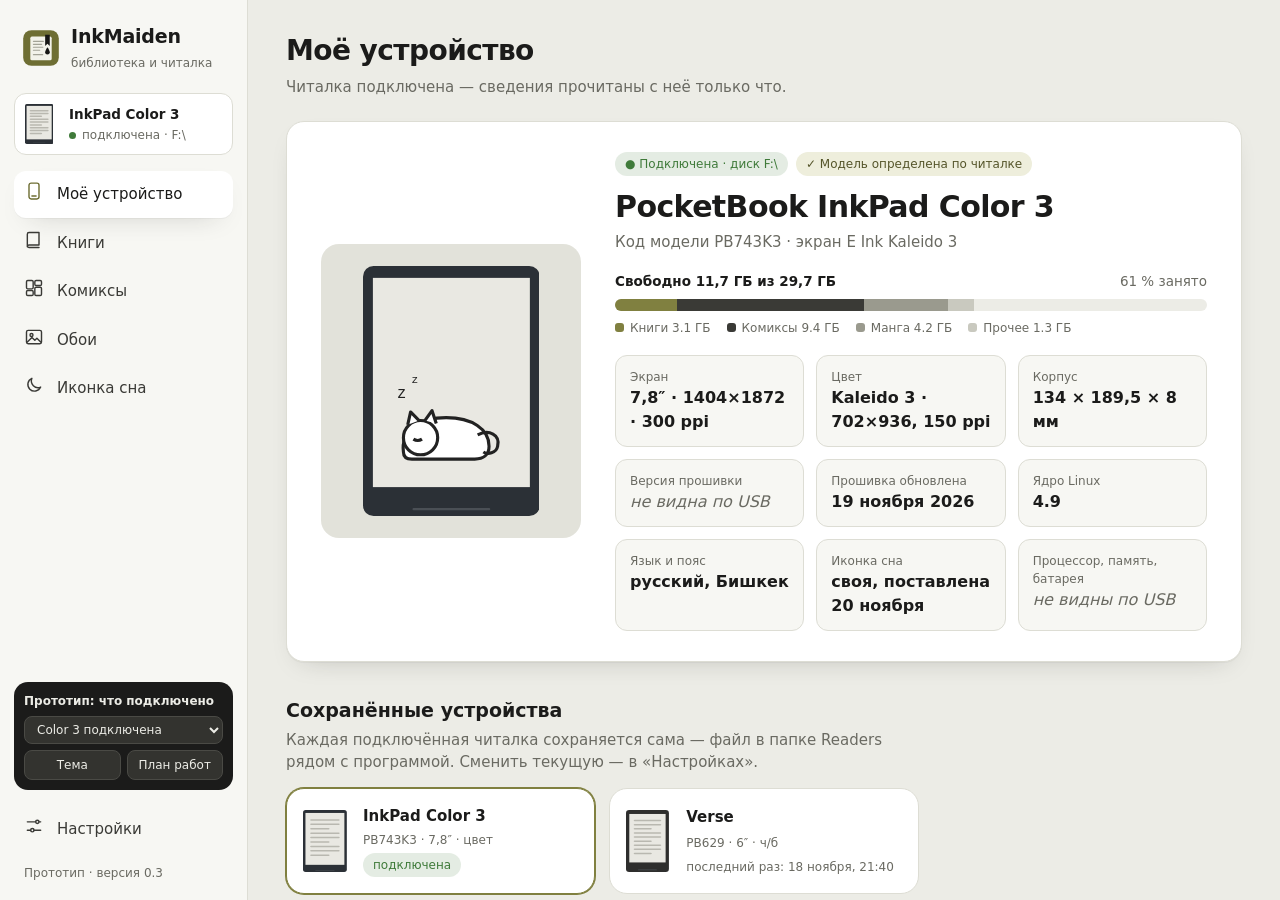
<file: design/prototype/proto.html>
<!DOCTYPE html>
<html lang="ru" data-theme="light">
<head>
<meta charset="utf-8">
<meta name="viewport" content="width=device-width, initial-scale=1">
<title>InkMaiden — прототип интерфейса</title>
<style>
/*FONTS*/
:root{
  --paper:#ECECE6; --surface:#F7F7F3; --card:#FFFFFF; --line:#DDDDD4; --line-2:#C9C9BF;
  --ink:#1B1B1A; --ink-2:#3A3A36; --muted:#6A6A62;
  --olive:#6E6E33; --olive-2:#55552A; --olive-3:#808040; --wash:#EEEEDC; --tint:#E3E3C6;
  --ok:#3F7A3A; --warn:#9A6A14; --err:#A3402E; --stage:#E2E2DA;
  --r-s:8px; --r-m:12px; --r-l:18px;
  --shadow:0 1px 0 rgba(27,27,26,.04),0 10px 28px -16px rgba(27,27,26,.28);
  --fs-xs:12px; --fs-s:13.5px; --fs:15px; --fs-l:19px; --fs-xl:28px;
  color-scheme:light;
}
:root[data-theme="dark"]{
  --paper:#2B2B28; --surface:#32322F; --card:#3A3A36; --line:#4A4A45; --line-2:#5C5C56;
  --ink:#EEEEE7; --ink-2:#D8D8CF; --muted:#AEAEA4;
  --olive:#C4C487; --olive-2:#D6D69E; --olive-3:#B5B577; --wash:#41412D; --tint:#4B4B33;
  --ok:#8FCF99; --warn:#EDBB71; --err:#F39A90; --stage:#242422;
  --shadow:0 1px 0 rgba(0,0,0,.12),0 12px 28px -16px rgba(0,0,0,.5);
  color-scheme:dark;
}
*{box-sizing:border-box}
html,body{height:100%;margin:0}
body{font:400 var(--fs)/1.5 Onest,"Segoe UI",system-ui,sans-serif;background:var(--paper);color:var(--ink);-webkit-font-smoothing:antialiased}
button,input,select{font:inherit;color:inherit}
:focus-visible{outline:2px solid var(--olive-3);outline-offset:2px}
@media (prefers-reduced-motion:reduce){*{transition:none!important;animation:none!important}}

/* ---------- оболочка */
.app{display:grid;grid-template-columns:248px 1fr;height:100vh}
.rail{display:flex;flex-direction:column;gap:6px;padding:18px 14px;border-right:1px solid var(--line);background:var(--surface);min-height:0}
.brand{display:flex;align-items:center;gap:11px;padding:4px 8px 14px}
.brand svg{width:38px;height:38px;flex:none}
.brand b{display:block;font-size:19px;font-weight:600;letter-spacing:-.01em}
.brand span{font-size:var(--fs-xs);color:var(--muted)}
.cur{display:grid;grid-template-columns:34px 1fr;gap:2px 10px;align-items:center;padding:10px;border-radius:var(--r-m);background:var(--card);border:1px solid var(--line);margin-bottom:10px;cursor:pointer;text-align:left}
.cur .mini{grid-row:span 2}
.cur b{font-size:var(--fs-s);font-weight:600}
.cur small{font-size:var(--fs-xs);color:var(--muted);display:flex;align-items:center;gap:6px}
.dot{width:7px;height:7px;border-radius:50%;background:var(--line-2);flex:none}
.dot.on{background:var(--ok)}
.nav{display:grid;gap:2px}
.nav button{display:grid;grid-template-columns:22px 1fr;gap:0 11px;align-items:center;padding:10px 10px;border:0;border-radius:var(--r-m);background:none;text-align:left;cursor:pointer;color:var(--ink-2)}
.nav button svg{width:20px;height:20px;stroke:currentColor;fill:none;stroke-width:1.7;stroke-linecap:round;stroke-linejoin:round}
.nav button b{font-weight:500}
.nav button:hover{background:var(--paper)}
.nav button[aria-current]{background:var(--card);color:var(--ink);box-shadow:var(--shadow)}
.nav button[aria-current] svg{stroke:var(--olive)}
.rail .spacer{flex:1}
.rail .ver{font-size:var(--fs-xs);color:var(--muted);padding:6px 10px 0}
.main{overflow:auto;min-width:0;position:relative}
.page{padding:30px 38px 120px;max-width:1360px}
.head{display:flex;align-items:flex-end;gap:18px;margin-bottom:22px}
.head h1{font-size:var(--fs-xl);font-weight:600;letter-spacing:-.02em;margin:0}
.head p{margin:4px 0 0;color:var(--muted);max-width:68ch}
.head .grow{flex:1}

/* ---------- элементы */
.btn{display:inline-flex;align-items:center;gap:8px;height:40px;padding:0 16px;border-radius:var(--r-m);border:1px solid var(--line);background:var(--card);cursor:pointer;font-weight:500;white-space:nowrap}
.btn:hover{border-color:var(--line-2)}
.btn.primary{background:var(--olive-2);border-color:var(--olive-2);color:#fff}
:root[data-theme="dark"] .btn.primary{color:#22221f}
.btn.quiet{background:none;border-color:transparent;color:var(--olive)}
.btn.danger{color:var(--err)}
.btn svg{width:18px;height:18px;stroke:currentColor;fill:none;stroke-width:1.8;stroke-linecap:round;stroke-linejoin:round}
.btn[disabled]{opacity:.45;cursor:not-allowed}
.panel{background:var(--card);border:1px solid var(--line);border-radius:var(--r-l);padding:20px 22px;box-shadow:var(--shadow)}
.panel h2{font-size:var(--fs-l);font-weight:600;margin:0 0 4px;letter-spacing:-.01em}
.hint{color:var(--muted);font-size:var(--fs-s);margin:0 0 14px}
.chip{display:inline-flex;align-items:center;gap:6px;font-size:var(--fs-xs);font-weight:500;padding:3px 10px;border-radius:99px;background:var(--wash);color:var(--olive-2);white-space:nowrap}
.chip.ok{background:color-mix(in srgb,var(--ok) 14%,transparent);color:var(--ok)}
.chip.warn{background:color-mix(in srgb,var(--warn) 15%,transparent);color:var(--warn)}
.chip.mute{background:var(--paper);color:var(--muted)}
.seg{display:inline-flex;background:var(--paper);border-radius:var(--r-m);padding:3px;gap:2px}
.seg button{border:0;background:none;padding:7px 14px;border-radius:9px;cursor:pointer;color:var(--muted);font-weight:500}
.seg button[aria-pressed="true"]{background:var(--card);color:var(--ink);box-shadow:var(--shadow)}
.input,select.input{height:40px;border:1px solid var(--line);border-radius:var(--r-m);background:var(--card);padding:0 12px;min-width:0;width:100%}
.field{display:grid;gap:6px}
.field>span{font-weight:500;font-size:var(--fs-s)}
.field small{color:var(--muted);font-size:var(--fs-xs)}
.row{display:flex;gap:10px;align-items:center}
.grid2{display:grid;grid-template-columns:1fr 1fr;gap:18px}
.stack{display:grid;gap:18px;align-content:start}
.check{display:flex;gap:10px;align-items:center;cursor:pointer;font-size:var(--fs-s)}
.check input{accent-color:var(--olive-3);width:16px;height:16px}
.check input.toggle{width:38px;height:22px}
.toggle{appearance:none;width:38px;height:22px;border-radius:99px;background:var(--line-2);position:relative;cursor:pointer;flex:none;transition:.2s}
.toggle::after{content:"";position:absolute;top:3px;left:3px;width:16px;height:16px;border-radius:50%;background:#fff;transition:.2s}
.toggle:checked{background:var(--olive-3)}
.toggle:checked::after{left:19px}
.code{font-family:ui-monospace,Consolas,monospace;font-size:12.5px;background:var(--paper);padding:1px 6px;border-radius:5px}
dl.kv{display:grid;grid-template-columns:auto 1fr;gap:8px 18px;margin:0;font-size:var(--fs-s)}
dl.kv dt{color:var(--muted)}
dl.kv dd{margin:0}
dd.unk{color:var(--muted);font-style:italic}
.actions{position:sticky;bottom:0;margin:22px -38px -120px;padding:14px 38px;background:color-mix(in srgb,var(--paper) 88%,transparent);backdrop-filter:blur(8px);border-top:1px solid var(--line);display:flex;gap:10px;align-items:center;z-index:5}
.actions .where{margin-right:auto;color:var(--muted);font-size:var(--fs-s);min-width:0;overflow:hidden;text-overflow:ellipsis;white-space:nowrap}
.actions .where b{color:var(--ink-2);font-weight:500}

/* ---------- рисунок читалки */
.reader-art{display:block}
.mini{width:30px;height:40px}

/* ---------- «Моё устройство» */
.hero{display:grid;grid-template-columns:260px 1fr;gap:34px;align-items:center;padding:30px 34px}
.hero .pic{display:grid;place-items:center;background:var(--stage);border-radius:var(--r-l);padding:22px 0;position:relative}
.hero h2{font-size:30px;font-weight:600;letter-spacing:-.02em;margin:0}
.hero .sub{color:var(--muted);margin:2px 0 16px}
.specs{display:grid;grid-template-columns:repeat(3,1fr);gap:12px;margin-top:18px}
.spec{background:var(--surface);border:1px solid var(--line);border-radius:var(--r-m);padding:12px 14px}
.spec small{display:block;color:var(--muted);font-size:var(--fs-xs)}
.spec b{font-weight:600;font-size:16px}
.spec .unk{color:var(--muted);font-style:italic;font-weight:400}
.mem{margin-top:18px}
.mem .bar{height:12px;border-radius:99px;background:var(--paper);overflow:hidden;display:flex}
.mem .bar i{display:block;height:100%}
.mem .legend{display:flex;gap:16px;flex-wrap:wrap;font-size:var(--fs-xs);color:var(--muted);margin-top:8px}
.mem .legend span::before{content:"";display:inline-block;width:9px;height:9px;border-radius:3px;margin-right:6px;background:var(--c)}
.saved{display:grid;grid-template-columns:repeat(auto-fill,minmax(250px,1fr));gap:14px}
.dcard{display:grid;grid-template-columns:46px 1fr;gap:4px 14px;align-items:center;padding:16px;border-radius:var(--r-l);border:1px solid var(--line);background:var(--card);text-align:left}
.dcard[aria-current]{border-color:var(--olive-3);box-shadow:0 0 0 1px var(--olive-3)}
.dcard .art{grid-row:span 3}
.dcard b{font-weight:600}
.dcard small{color:var(--muted);font-size:var(--fs-xs)}

/* ---------- списки: книги, комиксы */
.split>*{min-width:0}
.split{display:grid;grid-template-columns:minmax(0,1fr) 380px;gap:18px;align-items:start}
.list{display:grid}
.item{display:grid;grid-template-columns:40px 1fr auto;gap:2px 14px;align-items:center;padding:10px 12px;border-radius:var(--r-m);cursor:pointer}
.item+.item{border-top:1px solid var(--line)}
.item:hover{background:var(--surface)}
.item[aria-selected="true"]{background:var(--wash)}
.item .cov{grid-row:span 2;width:40px;height:56px;border-radius:4px;display:grid;place-items:center;font-size:10px;color:var(--muted);text-align:center;line-height:1.1;overflow:hidden}
.item b{font-weight:500;overflow:hidden;text-overflow:ellipsis;white-space:nowrap}
.item small{color:var(--muted);font-size:var(--fs-xs)}
.item .tags{grid-row:span 2;display:flex;gap:6px;flex-wrap:wrap;justify-content:flex-end;max-width:260px}
.toolbar{display:flex;gap:10px;align-items:center;flex-wrap:wrap;margin-bottom:14px}
.src{display:flex;align-items:center;gap:12px;padding:14px 18px}
.src svg{width:22px;height:22px;stroke:var(--olive);fill:none;stroke-width:1.7;flex:none}
.src .path{flex:1;min-width:0}
.src .path b{display:block;overflow:hidden;text-overflow:ellipsis;white-space:nowrap}
.src .path small{color:var(--muted)}
.hist{position:relative}
.hist-menu{position:absolute;top:44px;right:0;width:380px;background:var(--card);border:1px solid var(--line);border-radius:var(--r-m);box-shadow:var(--shadow);padding:6px;z-index:20;display:none}
.hist-menu.open{display:block}
.hist-menu button{display:block;width:100%;text-align:left;padding:8px 10px;border:0;background:none;border-radius:8px;cursor:pointer}
.hist-menu button:hover{background:var(--surface)}
.hist-menu small{color:var(--muted);display:block;font-size:var(--fs-xs)}
.covers{display:grid;grid-template-columns:repeat(4,minmax(0,1fr));gap:10px}
.covers button{min-width:0;border:1px solid var(--line);border-radius:8px;padding:0;background:none;cursor:pointer;aspect-ratio:3/4;overflow:hidden}
.covers button[aria-pressed="true"]{outline:2px solid var(--olive-3);outline-offset:2px}
.found{display:grid;grid-template-columns:minmax(0,1fr);gap:8px;margin-top:6px}
.found label{min-width:0;display:grid;grid-template-columns:18px 1fr;gap:10px;padding:10px 12px;border:1px solid var(--line);border-radius:var(--r-m);font-size:var(--fs-s);cursor:pointer}
.found label small{display:block;color:var(--muted);font-size:var(--fs-xs)}

/* ---------- комиксы */
.saving{display:flex;align-items:baseline;gap:14px;flex-wrap:wrap}
.saving .big{font-size:52px;font-weight:600;letter-spacing:-.03em;line-height:1}
.saving .cap{color:var(--muted)}
.bars{display:grid;gap:10px;margin:18px 0}
.bars .b{display:grid;grid-template-columns:62px 1fr 74px;gap:12px;align-items:center;font-size:var(--fs-s)}
.bars .t{height:16px;border-radius:6px;background:var(--paper);overflow:hidden}
.bars .t i{display:block;height:100%;border-radius:6px;background:var(--ink-2)}
.bars .b.after .t i{background:var(--olive-3)}
.bars b{text-align:right;font-weight:600}
.modes{display:grid;gap:10px}
.mode{display:grid;grid-template-columns:1fr auto;gap:2px 12px;padding:14px 16px;border-radius:var(--r-m);border:1px solid var(--line);background:var(--card);text-align:left;cursor:pointer}
.mode[aria-pressed="true"]{border-color:var(--olive-3);background:var(--wash)}
.mode b{font-weight:600}
.mode .est{font-weight:600;color:var(--olive-2);font-size:var(--fs-s)}
.mode small{grid-column:1/-1;color:var(--muted);font-size:var(--fs-xs)}
table.vols{width:100%;border-collapse:collapse;font-size:var(--fs-s)}
table.vols th{color:var(--muted);font-weight:500;text-align:left;padding:8px 10px;border-bottom:1px solid var(--line)}
table.vols td{padding:10px;border-bottom:1px solid var(--line)}
table.vols td.n{text-align:right;white-space:nowrap}
table.vols small{display:block;color:var(--muted);font-size:var(--fs-xs)}

/* ---------- редакторы: обои, иконка сна */
.editor{display:grid;grid-template-rows:auto 1fr;height:100vh}
.ebar{display:flex;align-items:center;gap:10px;padding:12px 22px;border-bottom:1px solid var(--line);background:var(--surface)}
.ebar h1{font-size:var(--fs-l);font-weight:600;margin:0 auto 0 0}
.ebody{display:grid;grid-template-columns:64px 1fr 320px;min-height:0}
.tools{display:grid;align-content:start;gap:4px;padding:10px 8px;border-right:1px solid var(--line);background:var(--surface)}
.tools button{display:grid;justify-items:center;gap:3px;padding:8px 2px;border:0;border-radius:10px;background:none;font-size:11px;color:var(--muted);cursor:pointer}
.tools button svg{width:20px;height:20px;stroke:currentColor;fill:none;stroke-width:1.7;stroke-linecap:round;stroke-linejoin:round}
.tools button[aria-pressed="true"]{background:var(--card);color:var(--ink);box-shadow:var(--shadow)}
.canvas{display:grid;place-items:center;background:var(--stage);position:relative;min-height:0;overflow:hidden}
.canvas .note{position:absolute;left:16px;bottom:14px;font-size:var(--fs-xs);color:var(--muted)}
.side{border-left:1px solid var(--line);background:var(--surface);padding:18px;overflow:auto;display:grid;gap:16px;align-content:start}
.side h3{margin:0;font-size:var(--fs);font-weight:600}
.slider{display:grid;grid-template-columns:1fr 46px;gap:10px;align-items:center;font-size:var(--fs-s)}
.slider input{accent-color:var(--olive-3)}
.status{display:grid;grid-template-columns:auto 1fr;gap:4px 12px;align-items:center;padding:14px;border-radius:var(--r-m);background:var(--card);border:1px solid var(--line)}
.status .ic{grid-row:span 2;width:34px;height:34px;border-radius:50%;display:grid;place-items:center;background:color-mix(in srgb,var(--ok) 15%,transparent);color:var(--ok)}
.status .ic svg{width:18px;height:18px;stroke:currentColor;fill:none;stroke-width:2.2}
.status b{font-weight:600;font-size:var(--fs-s)}
.status small{color:var(--muted);font-size:var(--fs-xs)}
.backups{display:grid;gap:6px}
.backups div{display:flex;align-items:center;gap:10px;font-size:var(--fs-s);padding:8px 10px;border-radius:var(--r-s);background:var(--card);border:1px solid var(--line)}
.backups div span{flex:1}

/* ---------- каталог работ (выдвижная панель) */
.drawer-back{position:fixed;inset:0;background:rgba(20,20,18,.36);opacity:0;pointer-events:none;transition:.2s;z-index:40}
.drawer{position:fixed;top:0;right:0;bottom:0;width:min(720px,92vw);background:var(--surface);border-left:1px solid var(--line);transform:translateX(100%);transition:.26s cubic-bezier(.2,.8,.2,1);z-index:41;display:grid;grid-template-rows:auto 1fr}
.drawer.open{transform:none}.drawer-back.open{opacity:1;pointer-events:auto}
.drawer header{display:flex;align-items:center;gap:12px;padding:18px 22px;border-bottom:1px solid var(--line)}
.drawer header h2{margin:0 auto 0 0;font-size:var(--fs-l);font-weight:600}
.gallery{display:grid;grid-template-columns:repeat(auto-fill,minmax(150px,1fr));gap:16px;padding:22px;overflow:auto;align-content:start}
.work{display:grid;gap:6px;text-align:left;background:none;border:0;padding:0;cursor:pointer}
.work .th{aspect-ratio:3/4;border-radius:10px;border:1px solid var(--line);overflow:hidden;background:var(--card)}
.work b{font-weight:500;font-size:var(--fs-s)}
.work small{color:var(--muted);font-size:var(--fs-xs)}

/* ---------- настройки */
.settings{display:grid;grid-template-columns:220px 1fr;gap:26px;align-items:start}
.snav{display:grid;gap:2px;position:sticky;top:20px}
.snav button{text-align:left;padding:9px 12px;border-radius:10px;border:0;background:none;cursor:pointer;color:var(--ink-2);display:flex;align-items:center;gap:10px}
.snav button[aria-current]{background:var(--card);box-shadow:var(--shadow);color:var(--ink);font-weight:500}
.snav .sep{font-size:var(--fs-xs);color:var(--muted);padding:14px 12px 4px}
.sbody{display:grid;gap:18px;max-width:820px}
.prow{display:grid;grid-template-columns:1fr auto;gap:10px;align-items:end}
.tree{font-family:ui-monospace,Consolas,monospace;font-size:12.5px;line-height:1.55;background:var(--surface);border:1px solid var(--line);border-radius:var(--r-m);padding:12px 14px;white-space:pre;overflow:auto;margin:0}

/* ---------- окна */
.modal-back{position:fixed;inset:0;background:rgba(20,20,18,.45);display:none;place-items:center;z-index:60;padding:20px}
.modal-back.open{display:grid}
.modal{background:var(--surface);border-radius:20px;border:1px solid var(--line);box-shadow:0 30px 80px -30px rgba(0,0,0,.5);width:min(560px,100%);padding:26px}
.modal h2{margin:0 0 6px;font-size:22px;font-weight:600;letter-spacing:-.01em}
.modal .choices{display:grid;gap:10px;margin:18px 0}
.modal .choices button{display:grid;grid-template-columns:40px 1fr auto;gap:2px 14px;align-items:center;padding:14px;border-radius:var(--r-m);border:1px solid var(--line);background:var(--card);cursor:pointer;text-align:left}
.modal .choices button:hover{border-color:var(--olive-3)}
.modal .choices small{color:var(--muted);font-size:var(--fs-xs);grid-column:2/-1}
.modal .choices button>span:first-child{grid-row:span 2}
.modal .foot{display:flex;gap:10px;justify-content:flex-end;margin-top:8px}
.gate{position:absolute;inset:0;display:grid;place-items:center;background:var(--paper);z-index:30;padding:30px}
.gate .box{text-align:center;max-width:460px;display:grid;gap:12px;justify-items:center}
.gate h2{font-size:26px;font-weight:600;margin:0}
.gate p{margin:0;color:var(--muted)}
.pulse{width:120px;height:120px;border-radius:50%;display:grid;place-items:center;background:var(--wash);animation:pulse 2.4s ease-in-out infinite}
@keyframes pulse{50%{box-shadow:0 0 0 18px color-mix(in srgb,var(--olive-3) 0%,transparent),0 0 0 0 transparent;transform:scale(1.03)}0%,100%{box-shadow:0 0 0 0 color-mix(in srgb,var(--olive-3) 30%,transparent)}}
.toast{position:fixed;left:50%;bottom:26px;transform:translate(-50%,20px);background:#1B1B1A;color:#F2F2EA;padding:11px 18px;border-radius:12px;opacity:0;transition:.25s;z-index:80;font-size:var(--fs-s)}
.toast.show{opacity:1;transform:translate(-50%,0)}

/* ---------- панель прототипа (только для просмотра) */
.proto{background:#1B1B1A;color:#ECECE6;border-radius:14px;padding:10px;display:grid;gap:6px;font-size:12px;margin:0 0 10px}
.proto .r{display:flex;gap:6px}.proto .r button{flex:1}
.proto b{font-weight:600;margin-right:4px}
.proto select{width:100%}
.proto select,.proto button{background:#33332F;color:#ECECE6;border:1px solid #4A4A45;border-radius:8px;padding:5px 8px;font-size:12px;cursor:pointer}

/* ---------- план работ */
.plan{max-width:900px;display:grid;gap:18px}
.plan h2{font-size:22px;margin:0 0 8px}
.plan h3{font-size:var(--fs);margin:16px 0 6px}
.plan ol,.plan ul{margin:6px 0;padding-left:22px;display:grid;gap:5px}
.plan table{width:100%;border-collapse:collapse;font-size:var(--fs-s)}
.plan td,.plan th{text-align:left;padding:8px 10px;border-bottom:1px solid var(--line);vertical-align:top}
.plan th{color:var(--muted);font-weight:500}
.q{border-left:3px solid var(--olive-3);padding:10px 14px;background:var(--surface);border-radius:0 var(--r-m) var(--r-m) 0}
@media (max-width:1100px){.split{grid-template-columns:1fr}.hero{grid-template-columns:1fr}.specs{grid-template-columns:1fr 1fr}.settings{grid-template-columns:1fr}.snav{position:static;grid-auto-flow:column;overflow:auto}}
</style>
</head>
<body>
<div class="app">
  <aside class="rail">
    <div class="brand"><svg viewBox="0 0 512 512" aria-hidden="true"><rect x="16" y="16" width="480" height="480" rx="112" fill="#6E6E33"/><rect x="112" y="102" width="288" height="320" rx="22" fill="#F2F2EA"/><g fill="#A3A397"><rect x="146" y="158" width="150" height="16" rx="8"/><rect x="146" y="198" width="126" height="16" rx="8"/><rect x="146" y="238" width="142" height="16" rx="8"/><rect x="146" y="278" width="100" height="16" rx="8"/><rect x="146" y="338" width="140" height="16" rx="8"/></g><path d="M312 78h62v152l-31-30-31 30z" fill="#161615"/><path d="M343 246C343 246 312 290 312 312a31 31 0 0 0 62 0C374 290 343 246 343 246Z" fill="#161615"/></svg>
      <div><b>InkMaiden</b><span>библиотека и читалка</span></div></div>
    <button class="cur" id="cur" title="Текущая читалка. Сменить — в Настройках"></button>
    <nav class="nav" id="nav"></nav>
    <div class="spacer"></div>
    <div class="proto" aria-label="Панель прототипа">
      <b>Прототип: что подключено</b>
      <select id="scenario">
        <option value="connected">Color 3 подключена</option>
        <option value="saved">Ничего, есть сохранённые</option>
        <option value="none">Первый запуск</option>
      </select>
      <div class="r"><button id="themeBtn">Тема</button><button id="planBtn">План работ</button></div>
    </div>
    <nav class="nav" id="navFoot"></nav>
    <div class="ver">Прототип · версия 0.3</div>
  </aside>
  <main class="main" id="main"></main>
</div>

<div class="drawer-back" id="drawerBack"></div>
<aside class="drawer" id="drawer" aria-label="Мои работы"></aside>
<div class="modal-back" id="modalBack"><div class="modal" id="modal" role="dialog" aria-modal="true"></div></div>
<div class="toast" id="toast" role="status"></div>


<script>
/* ===================== данные прототипа */
const DEV = {
  c3: { id:'PB743K3', name:'InkPad Color 3', full:'PocketBook InkPad Color 3', code:'743K3', inch:'7,8″', res:'1404×1872', ppi:300, color:true, colorRes:'702×936, 150 ppi', display:'E Ink Kaleido 3',
        body:'134 × 189,5 × 8 мм', kernel:'4.9', lang:'русский', tz:'Бишкек', updated:'19 ноября 2026', total:29.7, used:{ books:3.1, comics:9.4, manga:4.2, other:1.3 }, theme:'Line',
        sleep:'своя, поставлена 20 ноября', seen:'сейчас', bodyColor:'#2B3036' },
  v:  { id:'PB629', name:'Verse', full:'PocketBook Verse', code:'629', inch:'6″', res:'758×1024', ppi:212, color:false, colorRes:null, display:'E Ink Carta',
        body:'108 × 156 × 7,6 мм', kernel:'3.10', lang:'русский', tz:'Бишкек', updated:'2 ноября 2026', total:7.0, used:{ books:1.4, comics:2.0, manga:1.1, other:.6 }, theme:'Line',
        sleep:'стандартная', seen:'18 ноября, 21:40', bodyColor:'#2E2E2D' },
};
const S = { page:'device', scenario:'connected', selected:'c3', connected:'c3', theme:'light', plan:false,
  books:{ sel:1, cover:1 }, comics:{ mode:'balanced' }, wall:{ tool:'crop' }, sleep:{ tool:'pic' }, set:'general' };

/* ===================== помощники */
const $ = s => document.querySelector(s);
const el = (t, a = {}, ...k) => { const e = document.createElement(t); for (const [n, v] of Object.entries(a)) { if (n === 'html') e.innerHTML = v; else if (n.startsWith('on')) e[n] = v; else if (v === true) e.setAttribute(n, n.startsWith('aria') ? 'true' : ''); else if (v !== false && v != null) e.setAttribute(n, v); }
  for (const c of k.flat()) if (c != null && c !== false) e.append(c.nodeType ? c : document.createTextNode(c)); return e; };
const toast = t => { const x = $('#toast'); x.textContent = t; x.classList.add('show'); clearTimeout(toast.t); toast.t = setTimeout(() => x.classList.remove('show'), 2600); };
const I = {
  device:'<rect x="6" y="2.5" width="12" height="19" rx="2.5"/><path d="M9.5 18h5"/>',
  books:'<path d="M4 19V5a2 2 0 0 1 2-2h12v15H6a2 2 0 0 0-2 2zm0 0a2 2 0 0 0 2 2h12"/>',
  comics:'<rect x="3" y="3" width="8" height="10" rx="1.5"/><rect x="13" y="3" width="8" height="6" rx="1.5"/><rect x="13" y="11" width="8" height="10" rx="1.5"/><rect x="3" y="15" width="8" height="6" rx="1.5"/>',
  wall:'<rect x="3" y="4" width="18" height="16" rx="2"/><circle cx="9" cy="9.5" r="1.8"/><path d="M4 18l5.5-5.5 3.5 3.5 2.5-2.5L20 18"/>',
  sleep:'<path d="M20 14.5A8 8 0 0 1 9.5 4a8 8 0 1 0 10.5 10.5z"/>',
  settings:'<path d="M4 7h10M18 7h2M4 17h4M12 17h8"/><circle cx="16" cy="7" r="2"/><circle cx="10" cy="17" r="2"/>',
  folder:'<path d="M3 7a2 2 0 0 1 2-2h4l2 2h8a2 2 0 0 1 2 2v8a2 2 0 0 1-2 2H5a2 2 0 0 1-2-2z"/>',
  upload:'<path d="M12 16V4M7 9l5-5 5 5M5 20h14"/>', save:'<path d="M12 4v12M7 11l5 5 5-5M5 20h14"/>', gallery:'<rect x="3" y="3" width="7" height="7" rx="1.5"/><rect x="14" y="3" width="7" height="7" rx="1.5"/><rect x="3" y="14" width="7" height="7" rx="1.5"/><rect x="14" y="14" width="7" height="7" rx="1.5"/>',
  undo:'<path d="M9 14L4 9l5-5"/><path d="M4 9h10a6 6 0 0 1 0 12h-3"/>', check:'<path d="M5 12.5l4.5 4.5L19 7.5"/>', history:'<path d="M3 12a9 9 0 1 0 3-6.7L3 8"/><path d="M3 3v5h5M12 7v5l3 2"/>',
  crop:'<path d="M6 2v14a2 2 0 0 0 2 2h14M2 6h14a2 2 0 0 1 2 2v14"/>', filter:'<circle cx="9" cy="9" r="5"/><circle cx="15" cy="15" r="5"/>', adj:'<path d="M4 7h10M18 7h2M4 17h4M12 17h8"/><circle cx="16" cy="7" r="2"/><circle cx="10" cy="17" r="2"/>',
  text:'<path d="M5 6V4h14v2M12 4v16M9 20h6"/>', pen:'<path d="M4 20l4-1 11-11-3-3L5 16z"/>', pos:'<rect x="4" y="4" width="16" height="16" rx="2"/><circle cx="15" cy="15" r="2.5"/>', x:'<path d="M6 6l12 12M18 6L6 18"/>',
  plus:'<path d="M12 5v14M5 12h14"/>', usb:'<path d="M12 3v14M8 7l4-4 4 4M7 13v2l5 3 5-3v-2"/><circle cx="12" cy="20" r="1.5"/>', eye:'<path d="M2 12s3.6-7 10-7 10 7 10 7-3.6 7-10 7S2 12 2 12z"/><circle cx="12" cy="12" r="3"/>',
};
const ic = (n, cls = '') => `<svg viewBox="0 0 24 24" class="${cls}">${I[n]}</svg>`;
const icn = n => el('span', { html: ic(n) });

// рисунок читалки (корпус по пропорциям модели, экран с картинкой)
function art(key, h = 200, screen = 'page') {
  const d = DEV[key], k = key === 'c3' ? [134, 189.5, 119, 158.6, 9] : [108, 156, 91.4, 121.9, 10];
  const s = h / k[1], W = k[0] * s, sx = (k[0] - k[2]) / 2 * s, sy = k[4] * s, sw = k[2] * s, sh = k[3] * s;
  const scr = screen === 'sleep'
    ? `<rect x="${sx}" y="${sy}" width="${sw}" height="${sh}" fill="#E9E8E2"/><g transform="translate(${sx + sw * .14} ${sy + sh * .6}) scale(${sw / 110})" fill="#fff" stroke="#222" stroke-width="2.2" stroke-linejoin="round"><path d="M6 34c-2-14 12-24 30-24s30 8 30 20c0 6-4 9-10 9H12c-4 0-6-2-6-5z"/><path d="M58 22c8-4 16 0 14 8-1 5-7 6-10 4" fill="none"/><circle cx="18" cy="24" r="12"/><path d="M9 15l2-9 6 6M21 12l5-7 3 9"/><path d="M13 25q3 2 6 0" fill="none"/><text x="2" y="-4" font-size="11" fill="#222" stroke="none" font-family="Onest,sans-serif">z</text><text x="12" y="-14" font-size="8" fill="#222" stroke="none" font-family="Onest,sans-serif">z</text></g>`
    : screen === 'wall'
      ? `<defs><linearGradient id="g${key}${h}" x1="0" y1="0" x2="0" y2="1"><stop offset="0" stop-color="#7E8C9A"/><stop offset=".55" stop-color="#C9C3B5"/><stop offset=".56" stop-color="#5D655F"/><stop offset="1" stop-color="#3C413E"/></linearGradient></defs><rect x="${sx}" y="${sy}" width="${sw}" height="${sh}" fill="url(#g${key}${h})"${d.color ? '' : ' style="filter:grayscale(1)"'}/><path d="M${sx} ${sy + sh * .56} l${sw * .25} ${-sh * .14} l${sw * .18} ${sh * .08} l${sw * .22} ${-sh * .17} l${sw * .35} ${sh * .23}z" fill="#3B4340"/>`
      : `<rect x="${sx}" y="${sy}" width="${sw}" height="${sh}" fill="#E9E8E2"/>` + Array.from({ length: 9 }, (_, i) => `<rect x="${sx + sw * .12}" y="${sy + sh * (.12 + i * .085)}" width="${sw * (i % 3 === 2 ? .5 : .76)}" height="${Math.max(1.5, sh * .022)}" rx="1" fill="#B9B8B0"/>`).join('');
  return `<svg class="reader-art" width="${W}" height="${h}" viewBox="0 0 ${W} ${h}"><rect width="${W}" height="${h}" rx="${8 * s}" fill="${d.bodyColor}"/>${scr}<rect x="${W * .28}" y="${h - 6 * s}" width="${W * .44}" height="${1.6 * s}" rx="${.8 * s}" fill="#4A4F55"/></svg>`;
}
const artEl = (k, h, scr) => el('span', { html: art(k, h, scr) });

/* ===================== оболочка */
const SECTIONS = [
  { id:'device', title:'Моё устройство', icon:'device' },
  { id:'books', title:'Книги', icon:'books' },
  { id:'comics', title:'Комиксы', icon:'comics' },
  { id:'wall', title:'Обои', icon:'wall' },
  { id:'sleep', title:'Иконка сна', icon:'sleep' },
];
function shell() {
  const navBtn = s => el('button', { 'aria-current': S.page === s.id && !S.plan ? 'page' : false, onclick: () => go(s.id) }, icn(s.icon), el('b', {}, s.title));
  $('#nav').replaceChildren(...SECTIONS.map(navBtn));
  $('#navFoot').replaceChildren(navBtn({ id:'settings', title:'Настройки', icon:'settings' }));
  const c = $('#cur');
  if (!S.selected) { c.replaceChildren(el('span', { class:'mini', html: ic('usb') }), el('b', {}, 'Читалка не выбрана'), el('small', {}, 'подключите по USB')); return; }
  const d = DEV[S.selected];
  c.replaceChildren(el('span', { class:'mini', html: art(S.selected, 40) }), el('b', {}, d.name),
    el('small', {}, el('i', { class: 'dot' + (S.connected === S.selected ? ' on' : '') }), S.connected === S.selected ? `подключена · F:\\` : 'не подключена'));
  c.onclick = () => go('device');
}
function go(id) { S.page = id; S.plan = false; render(); $('#main').scrollTop = 0; }
function render() {
  document.documentElement.dataset.theme = S.theme;
  shell();
  const m = $('#main'); m.replaceChildren();
  if (S.plan) return m.append(planPage());
  if (!S.selected && S.page !== 'settings') return m.append(gate());
  ({ device, books, comics, wall, sleep, settings })[S.page](m);
}

/* ===================== требуем читалку */
function gate() {
  return el('div', { class:'gate' }, el('div', { class:'box' },
    el('div', { class:'pulse', html: ic('usb').replace('<svg', '<svg width="54" height="54" style="stroke:var(--olive);fill:none;stroke-width:1.6"') }),
    el('h2', {}, 'Подключите читалку'),
    el('p', {}, 'Подключите PocketBook по USB и выберите на ней «Связь с ПК». InkMaiden сама узнает модель, сохранит её и будет использовать во всех разделах.'),
    el('button', { class:'btn quiet', onclick: () => { S.connected = 'c3'; S.selected = 'c3'; S.scenario = 'connected'; $('#scenario').value = 'connected'; toast('Найдена InkPad Color 3 — сохранена в Readers\\PB743K3.json'); render(); } }, 'Показать, что будет после подключения')));
}

/* ===================== Моё устройство */
function device(m) {
  const d = DEV[S.selected], on = S.connected === S.selected;
  const used = Object.values(d.used).reduce((a, b) => a + b, 0), free = d.total - used;
  const spec = (k, v, unk) => el('div', { class:'spec' }, el('small', {}, k), unk ? el('b', { class:'unk' }, v) : el('b', {}, v));
  const memBar = el('div', { class:'bar' }, ...[['books', 'var(--olive-3)'], ['comics', 'var(--ink-2)'], ['manga', '#9A9A8E'], ['other', 'var(--line-2)']].map(([k, c]) => el('i', { style: `width:${d.used[k] / d.total * 100}%;background:${c}` })));
  m.append(el('div', { class:'page' },
    el('div', { class:'head' }, el('div', { class:'grow' }, el('h1', {}, 'Моё устройство'), el('p', {}, on ? 'Читалка подключена — сведения прочитаны с неё только что.' : `Читалка не подключена. Сведения — с последнего подключения: ${d.seen}.`))),
    el('section', { class:'panel hero' },
      el('div', { class:'pic' }, artEl(S.selected, 250, 'sleep')),
      el('div', {},
        el('div', { class:'row', style:'gap:8px;margin-bottom:8px' }, on ? el('span', { class:'chip ok' }, '● Подключена · диск F:\\') : el('span', { class:'chip mute' }, 'Не подключена'), el('span', { class:'chip' }, '✓ Модель определена по читалке')),
        el('h2', {}, d.full), el('div', { class:'sub' }, `Код модели PB${d.code} · экран ${d.display}`),
        el('div', { class:'mem' }, el('div', { class:'row', style:'justify-content:space-between;margin-bottom:8px;font-size:var(--fs-s)' }, el('b', {}, `Свободно ${free.toFixed(1).replace('.', ',')} ГБ из ${d.total.toFixed(1).replace('.', ',')} ГБ`), el('span', { style:'color:var(--muted)' }, `${Math.round(used / d.total * 100)} % занято`)), memBar,
          el('div', { class:'legend' }, el('span', { style:'--c:var(--olive-3)' }, `Книги ${d.used.books} ГБ`), el('span', { style:'--c:var(--ink-2)' }, `Комиксы ${d.used.comics} ГБ`), el('span', { style:'--c:#9A9A8E' }, `Манга ${d.used.manga} ГБ`), el('span', { style:'--c:var(--line-2)' }, `Прочее ${d.used.other} ГБ`))),
        el('div', { class:'specs' },
          spec('Экран', `${d.inch} · ${d.res} · ${d.ppi} ppi`), spec('Цвет', d.color ? `Kaleido 3 · ${d.colorRes}` : '16 оттенков серого'), spec('Корпус', d.body),
          spec('Версия прошивки', 'не видна по USB', true), spec('Прошивка обновлена', d.updated), spec('Ядро Linux', d.kernel),
          spec('Язык и пояс', `${d.lang}, ${d.tz}`), spec('Иконка сна', d.sleep), spec('Процессор, память, батарея', 'не видны по USB', true)))),
    el('div', { class:'head', style:'margin-top:34px;margin-bottom:14px' }, el('div', { class:'grow' }, el('h2', { style:'font-size:var(--fs-l);margin:0' }, 'Сохранённые устройства'), el('p', {}, 'Каждая подключённая читалка сохраняется сама — файл в папке Readers рядом с программой. Сменить текущую — в «Настройках».'))),
    el('div', { class:'saved' }, ...Object.keys(DEV).map(k => el('button', { class:'dcard', 'aria-current': k === S.selected ? 'true' : false, onclick: () => { S.page = 'settings'; S.set = 'dev-' + k; render(); } },
      el('span', { class:'art', html: art(k, 62) }), el('b', {}, DEV[k].name), el('small', {}, `PB${DEV[k].code} · ${DEV[k].inch} · ${DEV[k].color ? 'цвет' : 'ч/б'}`),
      el('small', {}, k === S.connected ? el('span', { class:'chip ok' }, 'подключена') : `последний раз: ${DEV[k].seen}`))))));
}

/* ===================== Книги */
const BOOKS = [
  { t:'Тихий берег', a:'А. Лесная', f:'EPUB', tags:[['warn', 'реклама: 3 стр.'], ['', 'обложка есть']], col:'#5B6B57' },
  { t:'Город после полуночи', a:'М. Ветров', f:'FB2', tags:[['warn', 'нет обложки'], ['warn', 'реклама: 1 стр.']], col:null },
  { t:'Заметки о море', a:'И. Серов', f:'TXT', tags:[['', 'TXT → FB2'], ['warn', 'нет обложки']], col:null },
  { t:'Архив северных писем', a:'Е. Кравец', f:'EPUB', tags:[['ok', 'всё в порядке']], col:'#7A5E46' },
  { t:'Шестой маяк', a:'Д. Орлова', f:'FB2', tags:[['warn', 'ссылки: 14']], col:'#3E4F66' },
  { t:'Как устроены часы', a:'П. Ли', f:'EPUB', tags:[['warn', 'реклама: 4 стр.'], ['warn', 'нет обложки']], col:null },
];
const coverSvg = (b, style = 0) => {
  const bg = b.col || ['#55552A', '#1B1B1A', '#E9E9D6', '#6E6E33'][style % 4], fg = style === 2 && !b.col ? '#1B1B1A' : '#F2F2EA';
  return `<svg viewBox="0 0 60 84" width="100%" height="100%"><rect width="60" height="84" fill="${bg}"/>${b.col ? '' : `<rect x="6" y="6" width="48" height="72" fill="none" stroke="${fg}" stroke-opacity=".35"/>`}<text x="30" y="40" fill="${fg}" font-size="6.2" text-anchor="middle" font-family="Onest,sans-serif" font-weight="600">${b.t.split(' ').slice(0, 2).join(' ')}</text><text x="30" y="49" fill="${fg}" font-size="6.2" text-anchor="middle" font-family="Onest,sans-serif" font-weight="600">${b.t.split(' ').slice(2).join(' ')}</text><text x="30" y="70" fill="${fg}" fill-opacity=".75" font-size="4.6" text-anchor="middle" font-family="Onest,sans-serif">${b.a}</text></svg>`;
};
function srcBar(label, path, info) {
  const menu = el('div', { class:'hist-menu' }, ...['D:\\Книги', 'D:\\Загрузки\\Книги с ЛитРес', 'E:\\Архив\\Классика'].map((p, i) => el('button', { onclick: () => { menu.classList.remove('open'); toast(`Источник: ${p}`); } }, p, el('small', {}, ['вчера · 248 книг', '15 ноября · 31 книга', '3 ноября · 92 книги'][i]))));
  return el('section', { class:'panel src' }, el('span', { html: ic('folder') }),
    el('div', { class:'path' }, el('b', {}, path), el('small', {}, info)),
    el('div', { class:'hist' }, el('button', { class:'btn', onclick: e => { e.stopPropagation(); menu.classList.toggle('open'); } }, icn('history'), 'Недавние'), menu),
    el('button', { class:'btn' }, 'Другая папка…'));
}
function devChip() { const d = DEV[S.selected]; return el('span', { class:'chip', title:'Сменить — в Настройках' }, `Для ${d.name} · ${d.res}${d.color ? ' · цвет' : ''}`); }
function books(m) {
  const b = BOOKS[S.books.sel];
  m.append(el('div', { class:'page' },
    el('div', { class:'head' }, el('div', { class:'grow' }, el('h1', {}, 'Книги'), el('p', {}, 'Обложки, чистка рекламы и TXT → FB2. Каждую книгу можно настроить отдельно, остальные обработаются по общим правилам.')), devChip()),
    srcBar('Книги', 'D:\\Книги', '248 книг · 412 МБ · общая папка-источник из Настроек'),
    el('div', { class:'toolbar', style:'margin-top:18px' },
      el('div', { class:'seg' }, ...['Все · 248', 'Нужна обложка · 37', 'Реклама · 21', 'TXT · 6'].map((t, i) => el('button', { 'aria-pressed': i === 0 ? 'true' : 'false' }, t))),
      el('span', { style:'flex:1' }),
      el('label', { class:'check' }, el('input', { type:'checkbox', class:'toggle', checked:true }), 'Обложки'), el('label', { class:'check' }, el('input', { type:'checkbox', class:'toggle', checked:true }), 'Реклама'), el('label', { class:'check' }, el('input', { type:'checkbox', class:'toggle', checked:true }), 'TXT → FB2')),
    el('div', { class:'split' },
      el('section', { class:'panel', style:'padding:8px' }, el('div', { class:'list' }, ...BOOKS.map((x, i) => el('div', { class:'item', 'aria-selected': i === S.books.sel ? 'true' : 'false', onclick: () => { S.books.sel = i; render(); } },
        el('div', { class:'cov', html: x.col ? coverSvg(x) : (x.f === 'TXT' ? 'TXT' : 'нет<br>обложки'), style: x.col ? '' : 'border:1px dashed var(--line-2)' }),
        el('b', {}, x.t), el('div', { class:'tags' }, ...x.tags.map(([c, t]) => el('span', { class:'chip ' + c }, t))), el('small', {}, `${x.a} · ${x.f}`))))),
      el('section', { class:'panel stack', style:'gap:16px' },
        el('div', {}, el('h2', {}, b.t), el('p', { class:'hint', style:'margin:0' }, `${b.a} · ${b.f} · настройки только для этой книги`)),
        el('div', { class:'field' }, el('span', {}, 'Обложка'), el('div', { class:'covers' }, ...[0, 1, 2, 3].map(i => el('button', { 'aria-pressed': S.books.cover === i ? 'true' : 'false', html: coverSvg(Object.assign({}, b, { col:null }), i), onclick: () => { S.books.cover = i; render(); } }))),
          el('small', {}, 'Стиль подбирается по жанру. Можно взять свою картинку.')),
        el('div', { class:'field' }, el('span', {}, 'Найдено: реклама'), el('div', { class:'found' },
          el('label', {}, el('input', { type:'checkbox', checked:true }), el('div', {}, 'Страница 1 — «Купите полную версию на сайте…»', el('small', {}, 'страница целиком · 412 знаков'))),
          el('label', {}, el('input', { type:'checkbox' }), el('div', {}, 'Страница 2 — © и ISBN издательства', el('small', {}, 'служебная · по умолчанию остаётся'))))),
        el('label', { class:'check' }, el('input', { type:'checkbox', class:'toggle', checked:true }), 'Внешние ссылки превратить в текст'),
        el('div', { class:'row', style:'flex-wrap:wrap' }, el('button', { class:'btn' }, icn('eye'), 'Посмотреть на читалке'), el('button', { class:'btn quiet' }, 'Как у остальных')))),
    el('div', { class:'actions' }, el('div', { class:'where' }, 'Готовое: ', el('b', {}, 'InkMaiden\\PB743K3\\Books'), ' · на читалке: ', el('b', {}, 'Books')),
      el('button', { class:'btn', onclick: () => toast('Сохранено в InkMaiden\\PB743K3\\Books: 248 книг') }, icn('save'), 'Сохранить в папку'),
      el('button', { class:'btn primary', disabled: S.connected !== S.selected, onclick: () => toast('Загружаю на InkPad Color 3 → F:\\Books…') }, icn('upload'), 'Загрузить на читалку'))));
}

/* ===================== Комиксы */
function comics(m) {
  const modes = [['safe', 'Бережно', 'почти как исходник', '1,5 МБ · −42 %'], ['balanced', 'Сбалансированно', 'подходит почти всем', '1,1 МБ · −58 %'], ['max', 'Максимум места', 'для больших библиотек', '0,7 МБ · −73 %']];
  m.append(el('div', { class:'page' },
    el('div', { class:'head' }, el('div', { class:'grow' }, el('h1', {}, 'Комиксы'), el('p', {}, 'CBZ, CBR, CB7, ZIP, RAR и 7Z → аккуратный CBZ под экран читалки: понятные названия, страницы по порядку, меньше веса.')), devChip()),
    srcBar('Комиксы', 'D:\\Манга', '4 тома · 29 МБ · у 3 поменяется название'),
    el('div', { class:'split', style:'margin-top:18px;grid-template-columns:400px 1fr' },
      el('div', { class:'stack' },
        el('section', { class:'panel' }, el('h2', {}, 'Насколько сжимать'), el('p', { class:'hint' }, 'Вес выбранного тома в каждом режиме'),
          el('div', { class:'modes' }, ...modes.map(([id, n, note, est]) => el('button', { class:'mode', 'aria-pressed': S.comics.mode === id ? 'true' : 'false', onclick: () => { S.comics.mode = id; render(); } },
            el('b', {}, n), el('span', { class:'est' }, est), el('small', {}, note))))),
        el('section', { class:'panel' }, el('h2', {}, 'Тонкая настройка'), el('p', { class:'hint', style:'margin:0' }, 'Высота страницы, качество, серый для ч/б томов, цветные вклейки, обрезка полей, резкость, цветокор для цветных экранов — свёрнуто, как сейчас.'))),
      el('div', { class:'stack' },
        el('section', { class:'panel' },
          el('div', { class:'saving' }, el('div', { class:'big' }, '−23 МБ'), el('div', { class:'cap' }, 'освободится')),
          el('div', { class:'bars' }, el('div', { class:'b' }, el('span', {}, 'Сейчас'), el('div', { class:'t' }, el('i', { style:'width:100%' })), el('b', {}, '29 МБ')), el('div', { class:'b after' }, el('span', {}, 'Станет'), el('div', { class:'t' }, el('i', { style:'width:21%' })), el('b', {}, '6,1 МБ'))),
          el('button', { class:'btn' }, icn('eye'), 'Посмотреть на читалке')),
        el('section', { class:'panel' }, el('h2', {}, 'Тома'),
          el('table', { class:'vols' }, el('thead', {}, el('tr', {}, el('th', {}, 'Название'), el('th', {}, 'Сейчас'), el('th', {}, 'Станет'))),
            el('tbody', {}, ...[['Hero 001.cbz', 'Комиксы', '2,6 МБ', '≈ 1,1 МБ'], ['Ночной город, том 1.cbz', 'было: Nochnoy_gorod_v01_[scan].cbz', '12 МБ', '≈ 2,3 МБ'], ['Ночной город, том 2.cbz', 'было: Nochnoy_gorod_v02_[scan].cbz', '7,2 МБ', '≈ 1,3 МБ'], ['Ночной город, том 3.cbz', 'было: Nochnoy_gorod_v03_[scan].cbz', '7,1 МБ', '≈ 1,4 МБ']]
              .map(r => el('tr', {}, el('td', {}, r[0], el('small', {}, r[1])), el('td', { class:'n' }, r[2]), el('td', { class:'n' }, r[3])))))))),
    el('div', { class:'actions' }, el('div', { class:'where' }, 'Готовое: ', el('b', {}, 'InkMaiden\\PB743K3\\Manga'), ' · на читалке: ', el('b', {}, 'Манга')),
      el('button', { class:'btn' }, 'Только переименовать'), el('button', { class:'btn' }, 'Изменить на месте'),
      el('button', { class:'btn', onclick: () => toast('Сохранено в InkMaiden\\PB743K3\\Manga') }, icn('save'), 'Сохранить в папку'),
      el('button', { class:'btn primary', disabled: S.connected !== S.selected, onclick: () => toast('Загружаю на InkPad Color 3 → F:\\Манга…') }, icn('upload'), 'Загрузить на читалку'))));
}

/* ===================== Редакторы */
function editor(m, title, tools, key, canvas, side, extra) {
  m.append(el('div', { class:'editor' },
    el('div', { class:'ebar' }, el('h1', {}, title), devChip(),
      el('button', { class:'btn', onclick: () => works(title) }, icn('gallery'), 'Мои работы'),
      el('button', { class:'btn' }, icn('folder'), 'Открыть картинку'), ...extra),
    el('div', { class:'ebody' },
      el('div', { class:'tools' }, ...tools.map(([id, n, icon]) => el('button', { 'aria-pressed': S[key].tool === id ? 'true' : 'false', onclick: () => { S[key].tool = id; render(); } }, icn(icon), n))),
      el('div', { class:'canvas' }, canvas, el('div', { class:'note' }, 'Предпросмотр приближённый: монитор не передаёт e-ink точно')),
      el('div', { class:'side' }, ...side))));
}
function wall(m) {
  const d = DEV[S.selected];
  editor(m, 'Обои', [['crop', 'Кадр', 'crop'], ['filter', 'Фильтры', 'filter'], ['adj', 'Коррекция', 'adj'], ['text', 'Текст', 'text']], 'wall',
    artEl(S.selected, Math.min(560, innerHeight - 170), 'wall'),
    [el('h3', {}, 'Кадр'), el('p', { class:'hint', style:'margin:0' }, `Картинка подгоняется под экран ${d.res}. Перетаскивайте её, масштаб — колесом.`),
     el('div', { class:'slider' }, el('input', { type:'range', value:40 }), el('span', {}, '140 %')),
     el('div', { class:'row' }, el('button', { class:'btn' }, 'Заполнить'), el('button', { class:'btn' }, 'Вписать')),
     el('h3', {}, 'Фон, если картинка меньше'), el('div', { class:'seg' }, ...['Белый', 'Чёрный', 'Размытый'].map((t, i) => el('button', { 'aria-pressed': i === 2 ? 'true' : 'false' }, t))),
     el('h3', {}, 'Экран'), el('label', { class:'check' }, el('input', { type:'checkbox', class:'toggle', checked:true }), 'Имитация e-ink'),
     el('p', { class:'hint', style:'margin:0' }, d.color ? 'Kaleido 3: цвета станут мягче, вот так они и будут выглядеть.' : 'Verse показывает 16 оттенков серого.')],
    [el('button', { class:'btn', onclick: () => toast(`Сохранено: InkMaiden\\PB${d.code}\\Wallpapers\\закат.bmp + проект`) }, icn('save'), 'Сохранить'),
     el('button', { class:'btn primary', disabled: S.connected !== S.selected, onclick: () => toast('На читалке: F:\\system\\logo\\offlogo\\закат.bmp') }, icn('upload'), 'На читалку')]);
}
function sleep(m) {
  const d = DEV[S.selected], on = S.connected === S.selected;
  editor(m, 'Иконка сна', [['pic', 'Картинка', 'wall'], ['edit', 'Правка', 'pen'], ['pos', 'Место', 'pos']], 'sleep',
    el('div', { class:'row', style:'gap:40px' }, artEl(S.selected, Math.min(540, innerHeight - 170), 'sleep')),
    [el('div', { class:'status' }, el('span', { class:'ic', html: ic('check') }),
        el('b', {}, on ? 'Стоит на читалке' : 'Поставится при подключении'),
        el('small', {}, on ? `Поставлена сегодня в 14:02 · ${d.name}, тема ${d.theme}` : `Изменения сохранены. Как только ${d.name} подключится — иконка встанет сама, прежняя уйдёт в резервную копию.`)),
     el('p', { class:'hint', style:'margin:0' }, 'Каждое сохранение сразу ставится на подключённую читалку — нажимать «Записать» не нужно. Прежняя иконка перед заменой копируется в резерв.'),
     el('h3', {}, 'Обработка'), el('div', { class:'slider' }, el('span', {}, 'Порог линий'), el('span', {}, '140')), el('input', { type:'range', value:55, style:'accent-color:var(--olive-3)' }),
     el('label', { class:'check' }, el('input', { type:'checkbox', class:'toggle', checked:true }), 'Заливать рисунок внутри белым'),
     el('h3', {}, 'Резервные копии на читалке'),
     el('div', { class:'backups' }, ...[['сегодня, 14:02', 'перед этой'], ['20 ноября, 22:15', ''], ['исходная от PocketBook', 'заводская']].map(([t, n]) => el('div', {}, el('span', {}, t, n ? el('small', { style:'color:var(--muted);margin-left:6px' }, n) : null),
       el('button', { class:'btn quiet', style:'height:30px;padding:0 8px', onclick: () => modal('Вернуть прежнюю иконку?', `На ${d.name} встанет иконка от «${t}». Текущая тоже сохранится в резерв — её можно будет вернуть.`, 'Вернуть', () => toast('Вернул прежнюю иконку на читалку')) }, icn('undo'), 'Вернуть'))))],
    [el('button', { class:'btn', onclick: () => toast(`Сохранено: InkMaiden\\PB${d.code}\\Sleep_icons\\котик.bmp + проект`) }, icn('save'), 'Сохранить копию в папку')]);
}
function works(title) {
  const dr = $('#drawer'), back = $('#drawerBack');
  const items = title === 'Обои' ? ['Закат над озером', 'Северное сияние', 'Карта города', 'Горы, тушь', 'Старая гравюра', 'Абстракция'] : ['Спящий кот', 'Луна и звёзды', 'Сова', 'Лис в клубке'];
  dr.replaceChildren(el('header', {}, el('h2', {}, `Мои работы · ${title.toLowerCase()}`), el('span', { class:'chip' }, `InkMaiden\\PB${DEV[S.selected].code}\\${title === 'Обои' ? 'Wallpapers' : 'Sleep_icons'}`),
      el('button', { class:'btn quiet', 'aria-label':'Закрыть', onclick: close, html: ic('x') })),
    el('div', { class:'gallery' }, ...items.map((n, i) => el('button', { class:'work', onclick: () => { close(); toast(`«${n}» открыта для правки`); } },
      el('div', { class:'th', html: art(S.selected, 200, title === 'Обои' ? 'wall' : 'sleep').replace('<svg', '<svg style="width:100%;height:100%" preserveAspectRatio="xMidYMid slice"') }),
      el('b', {}, n), el('small', {}, `${['сегодня', 'вчера', '18 ноября', '12 ноября', '3 ноября', '28 октября'][i]} · открыть, на читалку`)))));
  function close() { dr.classList.remove('open'); back.classList.remove('open'); }
  back.onclick = close; requestAnimationFrame(() => { dr.classList.add('open'); back.classList.add('open'); });
}

/* ===================== Настройки */
function settings(m) {
  const tabs = [['general', 'Общие'], ['paths', 'Папки и история'], ['data', 'Данные и сброс']];
  const body = el('div', { class:'sbody' });
  const nav = el('nav', { class:'snav' }, ...tabs.map(([id, t]) => el('button', { 'aria-current': S.set === id ? 'true' : false, onclick: () => { S.set = id; render(); } }, t)),
    el('div', { class:'sep' }, 'Читалки'), ...Object.keys(DEV).map(k => el('button', { 'aria-current': S.set === 'dev-' + k ? 'true' : false, onclick: () => { S.set = 'dev-' + k; render(); } },
      el('span', { html: art(k, 26) }), DEV[k].name, k === S.selected ? el('span', { class:'chip', style:'margin-left:auto' }, 'текущая') : null)));
  const folder = (label, val, hint, btn = true) => el('div', { class:'field' }, el('span', {}, label), el('div', { class:'prow' }, el('input', { class:'input', value: val }), btn ? el('button', { class:'btn' }, 'Выбрать…') : el('span')), hint ? el('small', {}, hint) : null);
  if (S.set === 'general') body.append(
    el('section', { class:'panel' }, el('h2', {}, 'Тема'), el('div', { class:'seg', style:'margin-top:10px' }, ...[['light', 'Светлая'], ['dark', 'Тёмная'], ['auto', 'Как в Windows']].map(([v, t]) => el('button', { 'aria-pressed': S.theme === v || (v === 'auto' && false) ? 'true' : 'false', onclick: () => { S.theme = v === 'auto' ? (matchMedia('(prefers-color-scheme: dark)').matches ? 'dark' : 'light') : v; render(); } }, t)))),
    el('section', { class:'panel' }, el('h2', {}, 'Текущая читалка'), el('p', { class:'hint' }, 'Используется во всех разделах. Подключённая читалка выбирается сама; здесь — если подключено несколько или нужно работать без подключения.'),
      el('div', { class:'saved' }, ...Object.keys(DEV).map(k => el('button', { class:'dcard', 'aria-current': k === S.selected ? 'true' : false, onclick: () => { S.selected = k; toast(`Текущая читалка: ${DEV[k].name}`); render(); } },
        el('span', { class:'art', html: art(k, 56) }), el('b', {}, DEV[k].name), el('small', {}, `PB${DEV[k].code}`), el('small', {}, k === S.connected ? 'подключена' : 'не подключена'))))),
    el('section', { class:'panel' }, el('h2', {}, 'Поведение'),
      el('div', { class:'stack', style:'gap:12px;margin-top:10px' },
        el('label', { class:'check' }, el('input', { type:'checkbox', class:'toggle', checked:true }), 'Новую читалку сохранять сама, без вопросов'),
        el('label', { class:'check' }, el('input', { type:'checkbox', class:'toggle', checked:true }), 'Ставить иконку сна сразу после сохранения'),
        el('label', { class:'check' }, el('input', { type:'checkbox', class:'toggle', checked:true }), 'Перед заменой файлов на читалке делать резервную копию'))));
  if (S.set === 'paths') body.append(
    el('section', { class:'panel stack', style:'gap:14px' }, el('h2', {}, 'Общие папки-источники'), el('p', { class:'hint', style:'margin:0' }, 'Откуда брать книги, комиксы и мангу — для всех читалок.'),
      folder('Книги', 'D:\\Книги'), folder('Комиксы', 'D:\\Комиксы'), folder('Манга', 'D:\\Манга')),
    el('section', { class:'panel' }, el('h2', {}, 'История папок'), el('p', { class:'hint' }, 'Все папки, которые вы открывали. Их можно выбрать в разделах кнопкой «Недавние».'),
      el('div', { class:'backups' }, ...[['D:\\Книги', 'книги · вчера'], ['D:\\Загрузки\\Книги с ЛитРес', 'книги · 15 ноября'], ['D:\\Манга', 'манга · сегодня'], ['E:\\Архив\\Классика', 'книги · 3 ноября']].map(([p, n]) => el('div', {}, el('span', {}, p, el('small', { style:'color:var(--muted);margin-left:8px' }, n)), el('button', { class:'btn quiet', style:'height:30px', html: ic('x') })))),
      el('button', { class:'btn quiet', style:'margin-top:10px' }, 'Очистить историю')),
    el('section', { class:'panel' }, el('h2', {}, 'Как лежат файлы'), el('p', { class:'hint' }, 'Всё — рядом с программой. Папки каждой читалки меняются в её разделе слева.'),
      el('pre', { class:'tree' }, 'InkMaiden\\\n├─ InkMaiden.exe\n├─ Config.json          общие настройки, история папок\n├─ Readers\\\n│  ├─ PB743K3.json      профиль, пути, сведения с читалки\n│  └─ PB629.json\n├─ PB743K3\\\n│  ├─ Books\\  Comics\\  Manga\\\n│  ├─ Wallpapers\\       обои + проекты для правки\n│  └─ Sleep_icons\\      иконки + проекты\n└─ PB629\\ …')));
  if (S.set === 'data') body.append(
    el('section', { class:'panel' }, el('h2', {}, 'Папка программы'), el('p', { class:'hint' }, 'Настройки, профили читалок и готовые файлы лежат рядом с InkMaiden.exe — программу можно носить на флешке.'), el('div', { class:'row' }, el('span', { class:'code' }, 'D:\\Программы\\InkMaiden'), el('button', { class:'btn' }, icn('folder'), 'Открыть'))),
    el('section', { class:'panel' }, el('h2', {}, 'Сброс'), el('p', { class:'hint' }, 'Готовые книги, комиксы и обои не удаляются ни одной из кнопок.'),
      el('div', { class:'row', style:'flex-wrap:wrap' },
        el('button', { class:'btn danger', onclick: () => modal('Сбросить настройки?', 'Config.json удалится: тема, папки-источники и история вернутся к исходным. Профили читалок останутся.', 'Сбросить', () => toast('Настройки сброшены')) }, 'Сбросить настройки'),
        el('button', { class:'btn danger', onclick: () => modal('Забыть все читалки?', 'Удалится папка Readers с профилями. Готовые файлы в папках PB743K3, PB629 останутся. При подключении читалка сохранится снова.', 'Забыть', () => toast('Профили читалок удалены')) }, 'Забыть все читалки'),
        el('button', { class:'btn danger', onclick: () => modal('Удалить всё, что создала программа?', 'Удалятся Config.json и папка Readers — как после первой установки. Готовые файлы останутся.', 'Удалить', () => toast('Конфигурация удалена')) }, 'Удалить все файлы настроек'))));
  if (S.set.startsWith('dev-')) { const k = S.set.slice(4), d = DEV[k]; body.append(
    el('section', { class:'panel', style:'display:grid;grid-template-columns:auto 1fr auto;gap:20px;align-items:center' }, artEl(k, 90), el('div', {}, el('h2', {}, d.name), el('p', { class:'hint', style:'margin:0' }, `${d.full} · PB${d.code} · файл Readers\\PB${d.code}.json`)),
      k === S.selected ? el('span', { class:'chip' }, 'текущая') : el('button', { class:'btn primary', onclick: () => { S.selected = k; render(); toast(`Текущая читалка: ${d.name}`); } }, 'Сделать текущей')),
    el('section', { class:'panel stack', style:'gap:14px' }, el('h2', {}, 'Название'), el('input', { class:'input', value: d.name })),
    el('section', { class:'panel stack', style:'gap:14px' }, el('h2', {}, 'Куда сохранять на компьютере'), el('p', { class:'hint', style:'margin:0' }, `По умолчанию — папка PB${d.code} рядом с программой.`),
      ...[['Книги', 'Books'], ['Комиксы', 'Comics'], ['Манга', 'Manga'], ['Обои', 'Wallpapers'], ['Иконки сна', 'Sleep_icons']].map(([n, f]) => folder(n, `InkMaiden\\PB${d.code}\\${f}`))),
    el('section', { class:'panel stack', style:'gap:14px' }, el('h2', {}, 'Куда загружать на читалке'), el('p', { class:'hint', style:'margin:0' }, 'Пути от корня читалки.'),
      folder('Книги', 'Books', '', false), folder('Комиксы', 'Комиксы', '', false), folder('Манга', 'Манга', '', false), folder('Обои', 'system/logo/offlogo', 'Отсюда прошивка берёт заставки выключения.', false),
      el('div', { class:'field' }, el('span', {}, 'Иконка сна'), el('small', {}, `Всегда system/resources/${d.theme} — туда, где её ищет прошивка.`))),
    el('section', { class:'panel' }, el('h2', {}, 'Профиль для предпросмотра'), el('p', { class:'hint' }, 'Из справочника по коду модели. Можно поправить, если читалка нарисована неточно.'),
      el('dl', { class:'kv' }, el('dt', {}, 'Экран'), el('dd', {}, `${d.inch}, ${d.res}, ${d.ppi} ppi`), el('dt', {}, 'Корпус'), el('dd', {}, d.body), el('dt', {}, 'Версия прошивки'), el('dd', { class:'unk' }, 'не видна по USB — можно вписать вручную')),
      el('div', { class:'row', style:'margin-top:14px' }, el('button', { class:'btn' }, 'Изменить'), el('button', { class:'btn danger', onclick: () => modal(`Забыть ${d.name}?`, `Удалится Readers\\PB${d.code}.json. Готовые файлы в папке PB${d.code} останутся.`, 'Забыть', () => toast('Читалка забыта')) }, 'Забыть читалку')))); }
  m.append(el('div', { class:'page' }, el('div', { class:'head' }, el('div', { class:'grow' }, el('h1', {}, 'Настройки'), el('p', {}, 'Общие настройки программы и отдельные — для каждой читалки.'))), el('div', { class:'settings' }, nav, body)));
}

/* ===================== окна */
function modal(title, text, yes, onYes) {
  const box = $('#modal'), back = $('#modalBack');
  box.replaceChildren(el('h2', {}, title), el('p', { style:'margin:0;color:var(--muted)' }, text),
    el('div', { class:'foot', style:'margin-top:22px' }, el('button', { class:'btn', onclick: close }, 'Отмена'), el('button', { class:'btn primary', onclick: () => { close(); onYes(); } }, yes)));
  back.classList.add('open'); back.onclick = e => { if (e.target === back) close(); };
  function close() { back.classList.remove('open'); }
}
function chooser() {
  const box = $('#modal'), back = $('#modalBack');
  box.replaceChildren(el('h2', {}, 'С какой читалкой работаем?'), el('p', { style:'margin:0;color:var(--muted)' }, 'Читалка не подключена. Выберите одну из сохранённых — все разделы будут работать для неё. Сменить можно в «Настройках».'),
    el('div', { class:'choices' }, ...Object.keys(DEV).map(k => el('button', { onclick: () => { S.selected = k; back.classList.remove('open'); render(); } },
      el('span', { html: art(k, 46) }), el('b', {}, DEV[k].name), el('span', { class:'chip mute' }, `PB${DEV[k].code}`), el('small', {}, `${DEV[k].inch} · ${DEV[k].res} · последний раз: ${DEV[k].seen}`)))),
    el('div', { class:'foot' }, el('small', { style:'color:var(--muted);margin-right:auto;align-self:center' }, 'Подключите читалку — окно закроется само')));
  back.classList.add('open'); back.onclick = null;
}

/* ===================== план работ */
function planPage() {
  const w = el('div', { class:'page plan', html: document.getElementById('planText').innerHTML });
  w.prepend(el('div', { class:'head' }, el('div', { class:'grow' }, el('h1', {}, 'План работ'), el('p', {}, 'Этап 1 из ТЗ: анализ требований и план. Прототип — слева, по разделам.')), el('button', { class:'btn', onclick: () => go(S.page) }, 'К прототипу')));
  return w;
}

/* ===================== сценарии запуска */
function scenario(v) {
  S.scenario = v; $('#modalBack').classList.remove('open');
  if (v === 'connected') { S.connected = 'c3'; S.selected = 'c3'; }
  if (v === 'saved') { S.connected = null; S.selected = null; render(); chooser(); return; }
  if (v === 'none') { S.connected = null; S.selected = null; S.page = 'device'; }
  render();
}
$('#scenario').onchange = e => scenario(e.target.value);
$('#themeBtn').onclick = () => { S.theme = S.theme === 'dark' ? 'light' : 'dark'; render(); };
$('#planBtn').onclick = () => { S.plan = !S.plan; render(); };
document.addEventListener('click', () => document.querySelectorAll('.hist-menu.open').forEach(x => x.classList.remove('open')));
addEventListener('keydown', e => { if (e.key === 'Escape') { $('#drawer').classList.remove('open'); $('#drawerBack').classList.remove('open'); if (S.scenario !== 'saved' || S.selected) $('#modalBack').classList.remove('open'); } });
render();
</script>

<template id="planText">
<section class="panel">
<h2>Что меняется по сравнению с нынешней сборкой</h2>
<ul>
<li><b>Одна текущая читалка на всю программу.</b> Выбор читалки из разделов убирается. Подключённая выбирается сама, сменить можно только в «Настройках».</li>
<li><b>Читалка сохраняется сама</b> при первом подключении, без кнопки «Запомнить», в <span class="code">Readers\PB743K3.json</span>.</li>
<li><b>Всё лежит рядом с exe:</b> <span class="code">Config.json</span>, <span class="code">Readers\</span>, папка каждой читалки с Books / Comics / Manga / Wallpapers / Sleep_icons.</li>
<li><b>Новые возможности:</b> раздел «Моё устройство» сверху, загрузка книг и комиксов на читалку, каталоги работ в обоях и иконке сна, автоустановка и откат иконки сна, TXT → FB2, настройки для каждой книги, история папок, отдельные настройки каждой читалки.</li>
<li><b>Остаётся и используется заново:</b> ядро на Rust (сжатие, архивы, названия, предпросмотр), распознавание читалки по USB, справочник из 30 моделей, перенесённые редакторы обоев и иконки сна, иконка «закладка-капля».</li>
</ul>
</section>
<section class="panel">
<h2>Как выбирается читалка</h2>
<table>
<tr><th>При запуске</th><th>Что делает программа</th></tr>
<tr><td>Подключена одна читалка</td><td>Берёт её; если она новая — сохраняет профиль и папки.</td></tr>
<tr><td>Подключено несколько</td><td>Берёт ту, что была текущей в прошлый раз; если её нет среди подключённых — первую по букве диска и сообщает об этом.</td></tr>
<tr><td>Не подключена, есть сохранённые</td><td>Окно «С какой читалкой работаем?». Если подключить читалку, пока окно открыто, оно закроется само.</td></tr>
<tr><td>Нет ни подключённой, ни сохранённой</td><td>Экран «Подключите читалку» вместо разделов. Настройки доступны.</td></tr>
<tr><td>Читалку подключили во время работы</td><td>Если это текущая — разделы оживают (кнопки «на читалку»). Если другая — предложение переключиться, без автоматической смены.</td></tr>
</table>
</section>
<section class="panel">
<h2>Этапы разработки (после одобрения прототипа)</h2>
<ol>
<li><b>Основа:</b> данные рядом с exe (Config.json, Readers, папки читалок), автосохранение читалки, текущая читалка, история папок, перенос старых настроек.</li>
<li><b>Моё устройство</b> и окна выбора и подключения; настройки (общие, папки, сброс, подразделы читалок).</li>
<li><b>Комиксы:</b> без выбора читалки, папки читалки по умолчанию, загрузка на читалку с проверкой места.</li>
<li><b>Обои:</b> каталог работ (картинка и проект для повторной правки), сохранение и загрузка на читалку.</li>
<li><b>Иконка сна:</b> автоустановка после сохранения или при подключении, резервные копии и откат, каталог работ.</li>
<li><b>Книги:</b> перенос из pb-tools на Rust (обложки, чистка рекламы с подтверждением), TXT → FB2, настройки каждой книги, загрузка на читалку.</li>
<li><b>Один exe:</b> встроить WebView2Loader.dll (сейчас он лежит рядом).</li>
<li><b>Аудит и проверка:</b> дубли, мёртвый код, производительность, тесты, сборка, скриншоты, архив.</li>
</ol>
</section>
<section class="panel">
<h2>Мои допущения — поправь, если не так</h2>
<div class="q"><b>Версия прошивки.</b> По USB её не видно, проверено на обеих читалках. В карточке будет «не видна по USB». В настройках читалки её можно вписать вручную.</div>
<div class="q"><b>Процессор, память, батарея</b> — тоже не видны по USB, будут помечены так же. Без Табло и программ на читалке иначе никак.</div>
<div class="q"><b>Автоустановка иконки сна.</b> «Сохранить» сразу ставит иконку на подключённую текущую читалку. Если она не подключена — иконка встанет сама при следующем подключении. Перед заменой — резервная копия на читалке и откат из списка. Это можно выключить в настройках.</div>
<div class="q"><b>Каталог работ.</b> Вместе с BMP сохраняется проект: исходная картинка и настройки. Работу из каталога можно открыть и продолжить править, а не только загрузить готовый файл.</div>
<div class="q"><b>Две одинаковые читалки.</b> Файлы <span class="code">PB743K3.json</span> и <span class="code">PB743K3-2.json</span>, различаются по метке на самой читалке.</div>
<div class="q"><b>Загрузка на читалку</b> копирует готовые файлы в папку читалки из её настроек. Перед копированием проверяется свободное место. Файл с тем же именем заменяется только после подтверждения.</div>
<div class="q"><b>Манга и комиксы</b> — один раздел «Комиксы», но готовое раскладывается по двум папкам: источник «Манга» → Manga, «Комиксы» → Comics.</div>
</section>
<section class="panel">
<h2>Риски</h2>
<ul>
<li><b>Книги — самый большой этап:</b> перенос логики PowerShell на Rust и новый TXT → FB2. Проверяю на тех же тестовых книгах и epubcheck.</li>
<li><b>Один exe:</b> загрузчик WebView2 при сборке из Linux подключается как отдельная DLL. Встроить его — отдельная техническая задача. Если не выйдет, DLL останется рядом, и я скажу об этом.</li>
<li><b>Запускать exe в Windows я не могу:</b> на каждом этапе нужен твой скриншот или фото.</li>
</ul>
</section>
</template>
</body>
</html>
</file>
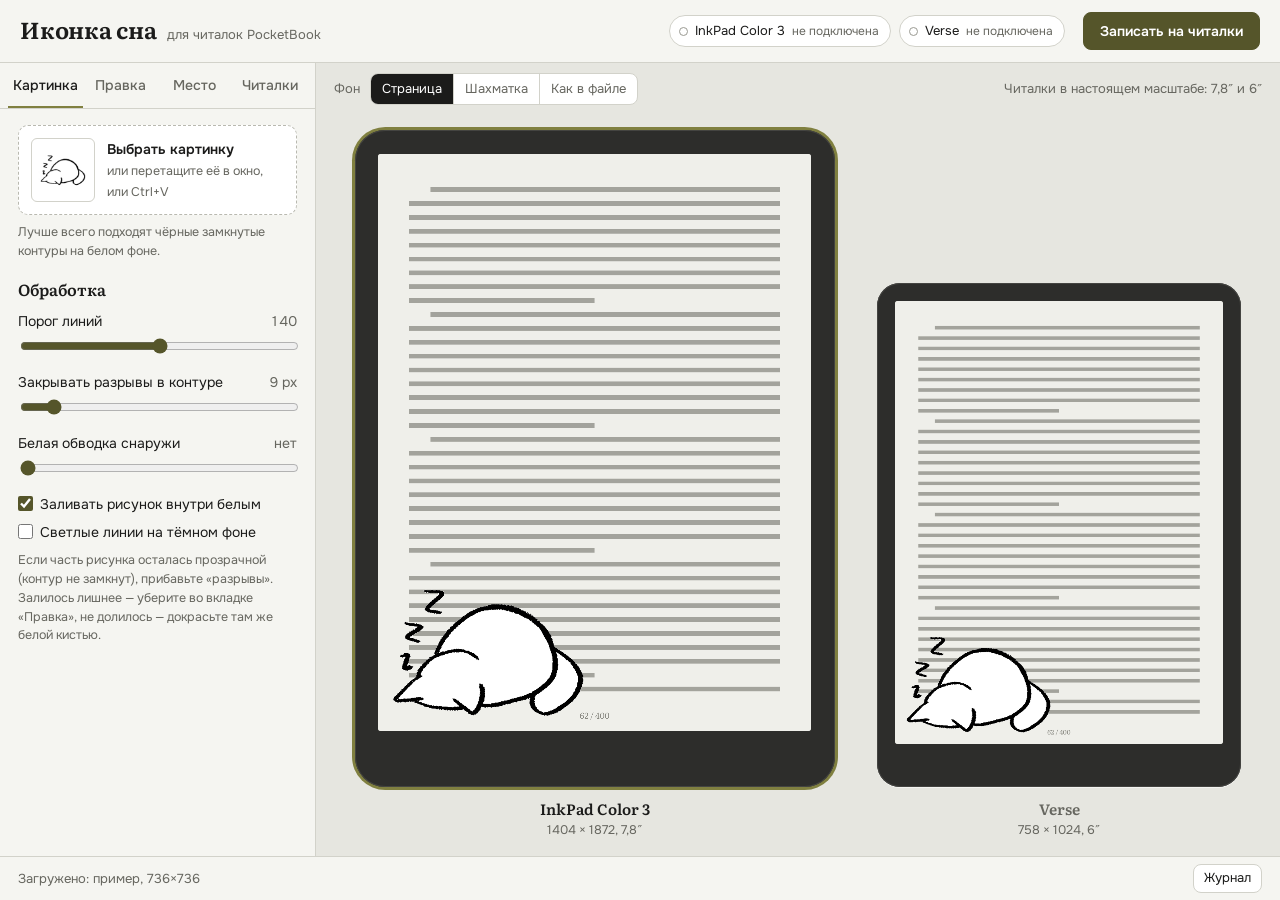
<file: tools/src/sleep.html>
<!DOCTYPE html>
<html lang="ru">
<head>
<meta charset="utf-8">
<meta name="viewport" content="width=device-width, initial-scale=1">
<title>Иконка сна для PocketBook</title>
<link rel="preconnect" href="https://fonts.googleapis.com">
<link rel="preconnect" href="https://fonts.gstatic.com" crossorigin>
<link href="https://fonts.googleapis.com/css2?family=Literata:opsz,wght@7..72,500;7..72,650&family=Onest:wght@400;500;600&family=JetBrains+Mono:wght@400;600&display=swap" rel="stylesheet">
<style>
  :root{
    --paper:#E6E6E0;      /* фон сцены — серый e-ink */
    --panel:#F5F5F1;
    --ink:#1B1B1A;
    --muted:#66665F;
    --rule:#D2D2CA;
    --olive:#808040;      /* цвет прозрачности из файла — акцент */
    --olive-deep:#55552A;
    --olive-wash:#E9E9D6;
    --graphite:#2D2D2B;
    --bad:#9E3D2C;
    --good:#4C6A2C;
    --serif:"Literata",Georgia,"Times New Roman",serif;
    --sans:"Onest","Segoe UI",system-ui,sans-serif;
    --mono:"JetBrains Mono",Consolas,"Cascadia Mono",monospace;
  }
  *{box-sizing:border-box}
  html,body{margin:0;height:100%}
  body{background:var(--paper);color:var(--ink);font:14px/1.5 var(--sans);display:grid;grid-template-rows:auto 1fr auto auto;overflow:hidden}
  button,input,select{font:inherit;color:inherit}
  :focus-visible{outline:2px solid var(--olive);outline-offset:2px}

  /* шапка */
  header{display:flex;align-items:center;gap:18px;padding:12px 20px;background:var(--panel);border-bottom:1px solid var(--rule)}
  .brand{display:flex;align-items:baseline;gap:10px;margin-right:auto}
  .brand h1{font:650 23px/1.1 var(--serif);margin:0;letter-spacing:-.01em}
  .brand span{color:var(--muted);font-size:13px}
  #chips{display:flex;gap:8px;flex-wrap:wrap}
  .chip{display:inline-flex;align-items:center;gap:7px;padding:5px 11px 5px 9px;border-radius:999px;border:1px solid var(--rule);background:#fff;font-size:13px;white-space:nowrap}
  .chip i{width:9px;height:9px;border-radius:50%;border:1.5px solid #9a9a92}
  .chip small{color:var(--muted);font-size:12px}
  .chip.on{border-color:var(--olive);background:var(--olive-wash)}
  .chip.on i{background:var(--olive);border-color:var(--olive)}
  .chip.unk i{border-color:var(--bad)}
  .btn{padding:7px 12px;border-radius:8px;border:1px solid var(--rule);background:#fff;cursor:pointer;line-height:1.3}
  .btn:hover{border-color:#a9a9a0}
  .btn:disabled{opacity:.45;cursor:default}
  .btn.primary{background:var(--olive-deep);border-color:var(--olive-deep);color:#fff;font-weight:600;padding:9px 16px}
  .btn.primary:hover{background:#45451f}
  .btn.on{background:var(--ink);border-color:var(--ink);color:#fff}
  .btn.sm{padding:5px 10px;font-size:13px}

  /* основная зона */
  main{display:grid;grid-template-columns:316px 1fr;min-height:0}
  aside{background:var(--panel);border-right:1px solid var(--rule);display:flex;flex-direction:column;min-height:0}
  .tabs{display:grid;grid-template-columns:repeat(4,1fr);border-bottom:1px solid var(--rule);padding:0 8px}
  .tabs button{border:0;background:none;padding:12px 4px 10px;cursor:pointer;color:var(--muted);border-bottom:2px solid transparent;font-weight:500}
  .tabs button.on{color:var(--ink);border-bottom-color:var(--olive)}
  .pane{display:none;overflow:auto;padding:16px 18px 24px}
  .pane.on{display:block}
  .pane h2{font:600 16px/1.3 var(--serif);margin:18px 0 8px}
  .pane h2:first-child{margin-top:0}
  .field{margin:12px 0}
  .field label{display:flex;justify-content:space-between;margin-bottom:4px}
  .field output{color:var(--muted);font-variant-numeric:tabular-nums}
  input[type=range]{width:100%;accent-color:var(--olive-deep)}
  input[type=checkbox]{accent-color:var(--olive-deep);width:15px;height:15px;vertical-align:-2px;margin:0 7px 0 0}
  .check{display:block;margin:7px 0;cursor:pointer}
  .hint{color:var(--muted);font-size:12.5px;line-height:1.5;margin:8px 0 0}
  .hint kbd,.keys kbd{font:600 11px var(--mono);border:1px solid var(--rule);border-bottom-width:2px;border-radius:4px;padding:0 5px;background:#fff;color:var(--ink)}
  #drop{display:flex;gap:12px;align-items:center;border:1.5px dashed #b9b9b0;border-radius:10px;padding:12px;cursor:pointer;background:#fff}
  #drop:hover{border-color:var(--olive)}
  #thumb{width:64px;height:64px;border-radius:6px;background:var(--paper) center/contain no-repeat;flex:none;border:1px solid var(--rule)}
  #drop b{display:block;font-weight:600}
  #drop span{color:var(--muted);font-size:12.5px}
  .tools{display:grid;grid-template-columns:1fr 1fr;gap:6px}
  .tools .btn{display:flex;justify-content:space-between;align-items:center;text-align:left}
  .tools .btn kbd{font:600 11px var(--mono);opacity:.6}
  .row{display:flex;gap:8px;flex-wrap:wrap;align-items:center}
  .corners{display:grid;grid-template-columns:repeat(3,38px);gap:5px}
  .corners .btn{padding:0;height:34px;font-size:15px}
  .corners .btn.on{background:var(--olive-wash);border-color:var(--olive);color:var(--ink)}
  .keys{display:grid;grid-template-columns:auto 1fr;gap:5px 10px;font-size:12.5px;color:var(--muted);margin-top:8px}
  details{margin-top:16px;border-top:1px solid var(--rule);padding-top:10px}
  details summary{cursor:pointer;color:var(--muted)}
  code{font:12px var(--mono);background:#ebebe5;padding:1px 4px;border-radius:4px}

  /* сцена с читалками */
  .stage{position:relative;display:flex;flex-direction:column;min-width:0;min-height:0}
  .stagebar{display:flex;align-items:center;gap:10px;padding:10px 18px;color:var(--muted);font-size:13px}
  .seg{display:inline-flex;border:1px solid var(--rule);border-radius:8px;overflow:hidden;background:#fff}
  .seg button{border:0;background:none;padding:5px 11px;cursor:pointer;font-size:13px;color:var(--muted)}
  .seg button+button{border-left:1px solid var(--rule)}
  .seg button.on{background:var(--ink);color:#fff}
  #rack{flex:1;display:flex;align-items:flex-end;justify-content:center;gap:42px;padding:6px 24px 18px;min-height:0}
  figure.device{margin:0;display:flex;flex-direction:column;align-items:center;gap:10px;cursor:pointer}
  .bezel{background:var(--graphite);border-radius:20px;box-shadow:inset 0 0 0 1px #444441,0 1px 0 #fff8;transition:box-shadow .2s}
  .device.active .bezel{box-shadow:inset 0 0 0 1px #444441,0 0 0 3px var(--olive)}
  .screen{position:relative;line-height:0;border-radius:3px;overflow:hidden;background:#EFEFEA}
  .screen canvas{display:block;touch-action:none}
  .device:not(.active) canvas{pointer-events:none}
  .device.active .screen canvas{cursor:grab}
  body[data-tool=erase] .device.active canvas,body[data-tool=fill] .device.active canvas,body[data-tool=brush] .device.active canvas,body[data-tool=white] .device.active canvas,body[data-tool=lasso] .device.active canvas,body[data-tool=black] .device.active canvas{cursor:crosshair}
  figcaption{text-align:center;line-height:1.3}
  figcaption b{display:block;font:600 15px var(--serif)}
  figcaption span{color:var(--muted);font-size:12.5px}
  .device:not(.active) figcaption b{color:var(--muted)}
  /* полное обновление e-ink после записи */
  .screen::after{content:"";position:absolute;inset:0;pointer-events:none;opacity:0;background:#000}
  .screen.flash::after{animation:eink .9s steps(1,end)}
  @keyframes eink{0%{opacity:1;background:#000}22%{opacity:1;background:#EFEFEA}44%{opacity:1;background:#000}66%{opacity:1;background:#EFEFEA}100%{opacity:0}}
  @media (prefers-reduced-motion:reduce){.screen.flash::after{animation:none}}
  #empty{position:absolute;inset:52px 0 0;display:none;align-items:center;justify-content:center;pointer-events:none}
  body.noimg #empty{display:flex}
  #empty p{background:var(--panel);border:1px solid var(--rule);border-radius:12px;padding:14px 20px;font:500 16px var(--serif);box-shadow:0 6px 24px #0001}
  #dropover{position:fixed;inset:0;display:none;align-items:center;justify-content:center;background:#80804026;border:3px dashed var(--olive);z-index:20;font:600 22px var(--serif);color:var(--olive-deep)}
  body.dragging #dropover{display:flex}

  /* статус и журнал */
  footer{display:flex;align-items:center;gap:12px;padding:7px 18px;background:var(--panel);border-top:1px solid var(--rule);font-size:13px}
  #status{flex:1;color:var(--muted);white-space:nowrap;overflow:hidden;text-overflow:ellipsis}
  #status.ok{color:var(--good)} #status.err{color:var(--bad)}
  #logbox{display:none;height:220px;flex-direction:column;background:#232321;color:#D9D9D2}
  body.logon #logbox{display:flex}
  #loghead{display:flex;gap:8px;align-items:center;padding:6px 14px;border-bottom:1px solid #34342f;font-size:12.5px}
  #loghead b{flex:1;font-weight:600;color:#fff}
  #loghead .btn{background:#30302d;border-color:#41413c;color:#D9D9D2}
  #log{flex:1;overflow:auto;padding:8px 14px;font:12.5px/1.6 var(--mono);white-space:pre-wrap}
  #log .t{color:#70706a}
  #log .ok{color:#B5C98A} #log .warn{color:#E2C46C} #log .err{color:#F09A86} #log .dim{color:#8F8F88}
  #log .head{color:#fff;font-weight:600;margin-top:8px}
  #log .path{color:#C9C98F}

  dialog{border:1px solid var(--rule);border-radius:14px;padding:20px;max-width:360px;background:var(--panel);color:var(--ink);box-shadow:0 20px 50px #0003}
  dialog::backdrop{background:#1b1b1a55}
  dialog h3{font:600 18px var(--serif);margin:0 0 4px}

  @media (max-width:900px){
    body{overflow:auto;grid-template-rows:auto auto auto auto}
    main{grid-template-columns:1fr}
    aside{border-right:0;border-bottom:1px solid var(--rule)}
    #rack{flex-wrap:wrap;min-height:60vh}
    header{flex-wrap:wrap}
  }
</style>
</head>
<body class="noimg" data-tool="move">
<header>
  <div class="brand"><h1>Иконка сна</h1><span>для читалок PocketBook</span></div>
  <div id="chips"></div>
  <button id="write" class="btn primary">Записать на читалки</button>
</header>

<main>
<aside>
  <nav class="tabs" role="tablist">
    <button class="on" data-tab="pic">Картинка</button>
    <button data-tab="edit">Правка</button>
    <button data-tab="place">Место</button>
    <button data-tab="readers">Читалки</button>
  </nav>

  <section class="pane on" id="pane-pic">
    <div id="drop" tabindex="0"><div id="thumb"></div><div><b>Выбрать картинку</b><span>или перетащите её в окно, или Ctrl+V</span></div></div>
    <input id="file" type="file" accept="image/*" hidden>
    <p class="hint">Лучше всего подходят чёрные замкнутые контуры на белом фоне.</p>
    <h2>Обработка</h2>
    <div class="field"><label for="thr">Порог линий <output id="thrV"></output></label><input id="thr" type="range" min="40" max="240" value="140"></div>
    <div class="field"><label for="gap">Закрывать разрывы в контуре <output id="gapV"></output></label><input id="gap" type="range" min="1" max="81" step="2" value="9"></div>
    <div class="field"><label for="outline">Белая обводка снаружи <output id="outlineV"></output></label><input id="outline" type="range" min="0" max="20" value="0"></div>
    <label class="check"><input id="fillInside" type="checkbox" checked>Заливать рисунок внутри белым</label>
    <label class="check"><input id="invert" type="checkbox">Светлые линии на тёмном фоне</label>
    <p class="hint">Если часть рисунка осталась прозрачной (контур не замкнут), прибавьте «разрывы». Залилось лишнее — уберите во вкладке «Правка», не долилось — докрасьте там же белой кистью.</p>
  </section>

  <section class="pane" id="pane-edit">
    <h2>Инструмент</h2>
    <div class="tools" id="tools">
      <button class="btn on" data-t="move">Двигать <kbd>V</kbd></button>
      <button class="btn" data-t="erase">Убрать <kbd>E</kbd></button>
      <button class="btn" data-t="fill">Залить <kbd>F</kbd></button>
      <button class="btn" data-t="brush">Ластик <kbd>B</kbd></button>
      <button class="btn" data-t="white">Белая кисть <kbd>W</kbd></button>
      <button class="btn" data-t="black">Чёрная кисть <kbd>K</kbd></button>
      <button class="btn" data-t="lasso">Обвести <kbd>L</kbd></button>
    </div>
    <div class="field"><label for="brush">Размер кисти <output id="brushV"></output></label><input id="brush" type="range" min="2" max="60" value="12"></div>
    <div class="row"><button class="btn sm" id="undo" disabled>Отменить</button><button class="btn sm" id="resetEdits">Сбросить правки</button></div>
    <p class="hint">«Убрать» делает прозрачным кусок, по которому кликнули, например просвет внутри буквы Z. «Залить» закрашивает его белым. Ластик стирает всё под кистью, вместе с линиями. Белая кисть закрашивает белым — если заливка не попала в часть рисунка. Чёрная кисть дорисовывает контур; ею же можно закрыть разрыв в линии, и заливка внутри сразу пересчитается.</p>
    <h2>Ручная обводка</h2>
    <p class="hint" style="margin-top:0">Для фото и рисунков без замкнутого контура. Возьмите «Обвести» и ведите мышкой вокруг нужной части, отпустите — обводка замкнётся. Внутри всё останется как есть, снаружи станет прозрачным. С <kbd>Shift</kbd> — добавить кусок, с <kbd>Alt</kbd> — вырезать.</p>
    <div class="field"><label for="lassoStroke">Чёрная линия по краю обводки <output id="lassoStrokeV"></output></label><input id="lassoStroke" type="range" min="0" max="24" value="0"></div>
    <button class="btn sm" id="lassoClear" disabled>Убрать обводку</button>
    <h2>Клавиши</h2>
    <div class="keys">
      <span><kbd>Ctrl</kbd>+<kbd>Z</kbd></span><span>отменить</span>
      <span><kbd>←</kbd><kbd>→</kbd><kbd>↑</kbd><kbd>↓</kbd></span><span>сдвиг, с <kbd>Shift</kbd> — крупнее</span>
      <span>колесо</span><span>размер рисунка</span>
    </div>
  </section>

  <section class="pane" id="pane-place">
    <div class="field"><label for="size">Ширина рисунка <output id="sizeV"></output></label><input id="size" type="range" min="8" max="100" value="44"></div>
    <h2>Угол</h2>
    <div class="row" style="align-items:flex-start;gap:18px">
      <div class="corners" id="corners">
        <button class="btn" data-c="tl" aria-label="Слева сверху">↖</button><button class="btn" data-c="tc" aria-label="Сверху">↑</button><button class="btn" data-c="tr" aria-label="Справа сверху">↗</button>
        <button class="btn" data-c="cl" aria-label="Слева">←</button><button class="btn" data-c="cc" aria-label="По центру">•</button><button class="btn" data-c="cr" aria-label="Справа">→</button>
        <button class="btn on" data-c="bl" aria-label="Слева снизу">↙</button><button class="btn" data-c="bc" aria-label="Снизу">↓</button><button class="btn" data-c="br" aria-label="Справа снизу">↘</button>
      </div>
      <div>
        <button class="btn sm" id="flip">Отразить</button>
        <label class="check" style="margin-top:10px"><input id="snapEdge" type="checkbox">Вплотную к краю</label>
      </div>
    </div>
    <p class="hint">Положение общее для всех читалок: на экранах разного размера рисунок встанет в тот же угол с тем же отступом.</p>
  </section>

  <section class="pane" id="pane-readers">
    <h2>Мои читалки</h2>
    <div id="myModels"></div>
    <h2>Диски</h2>
    <div class="row"><button class="btn sm" id="pick">Добавить диск читалки</button><button class="btn sm" id="check2">Проверить</button><button class="btn sm" id="restore">Вернуть стандартную</button></div>
    <p class="hint" id="targetInfo">Подключите читалку и нажмите «Записать на читалки». В первый раз редактор спросит, какая это модель, и оставит на ней метку <code>pb_sleep_model.txt</code>, чтобы дальше не путать Verse и InkPad.</p>
    <details>
      <summary>Нет кнопки записи или другой браузер</summary>
      <button id="download" class="btn sm" style="margin-top:10px">Скачать архив со скриптом</button>
      <p class="hint">В архиве папки под каждую отмеченную читалку и <code>install_sleep_icon.ps1</code>. Распакуйте, подключите читалки и запустите скрипт правой кнопкой → «Выполнить с помощью PowerShell».</p>
    </details>
  </section>
</aside>

<div class="stage">
  <div class="stagebar">
    <span>Фон</span>
    <div class="seg" id="bgs"><button class="on" data-b="page">Страница</button><button data-b="checker">Шахматка</button><button data-b="key">Как в файле</button></div>
    <span style="margin-left:auto" id="scaleNote"></span>
  </div>
  <div id="rack"></div>
  <div id="empty"><p>Перетащите картинку в окно</p></div>
</div>
</main>

<footer>
  <div id="status">Загрузите картинку.</div>
  <button class="btn sm" id="logToggle">Журнал</button>
</footer>
<div id="logbox">
  <div id="loghead"><b>Журнал</b><button class="btn sm" id="check">Проверить читалки</button><button class="btn sm" id="logCopy">Копировать</button><button class="btn sm" id="logClear">Очистить</button></div>
  <div id="log"></div>
</div>

<div id="dropover">Отпустите, чтобы загрузить</div>
<dialog id="ask"><form method="dialog">
  <h3>Какая это читалка?</h3>
  <p class="hint" id="askWhere" style="margin:0 0 12px"></p>
  <div id="askBtns" style="display:flex;flex-direction:column;gap:6px"></div>
  <div style="margin-top:12px;text-align:right"><button class="btn sm" value="">Отмена</button></div>
</form></dialog>
<script>
"use strict";
const DEMO = "[data-uri]";
const MODELS = {
  "inkpad-color-3": [1404,1872,"InkPad Color 3",7.8],
  "verse":          [758,1024,"Verse",6],
  "inkpad-4":       [1404,1872,"InkPad 4",7.8],
  "verse-lite":     [758,1024,"Verse Lite",6],
  "verse-pro":      [1072,1448,"Verse Pro",6],
  "era":            [1264,1680,"Era",7],
};
const KEY = [128,128,64];
const NAME = "taskmgr_lock_background.bmp";
const NAME_L = "taskmgr_lock_background_landscape.bmp";
const MAXSRC = 1400;

const $ = id => document.getElementById(id);
const S = {
  src:null, w:0, h:0, gray:null, line:null, outside:null,
  ov:null, lasso:null, draft:null, undo:[], sprite:null, bbox:null,
  place:{x:0,y:0,s:1}, flip:false, tool:"move", bg:"page",
  active:null, W:0, H:0, corner:"bl", cv:{}, cursor:null,
};

/* ---------- статус и журнал ---------- */
function setStatus(t, cls=""){ const s=$("status"); s.textContent=t; s.className=cls; s.title=t; }
const LOG=$("log");
const esc=s=>String(s).replace(/[&<>]/g,c=>({"&":"&amp;","<":"&lt;",">":"&gt;"}[c]));
function log(html, cls=""){
  const d=document.createElement("div"); d.className=cls;
  const t=new Date().toLocaleTimeString("ru-RU");
  d.innerHTML = cls==="head" ? html : `<span class="t">${t}</span>  ${html}`;
  LOG.append(d); LOG.scrollTop=LOG.scrollHeight;
}
const P = s=>`<span class="path">${esc(s)}</span>`;
const MB = n=> n>=1e6 ? (n/1e6).toFixed(1)+" МБ" : n>=1e3 ? Math.round(n/1e3)+" КБ" : n+" Б";
function setLog(on){ document.body.classList.toggle("logon",on); $("logToggle").classList.toggle("on",on); try{localStorage.setItem("pb_log",on?"1":"0")}catch(e){} requestAnimationFrame(layoutDevices); }
function openLog(){ setLog(true); }
$("logToggle").onclick=()=>setLog(!document.body.classList.contains("logon"));
$("logClear").onclick=()=>{ LOG.innerHTML=""; };
$("logCopy").onclick=async()=>{ try{ await navigator.clipboard.writeText(LOG.innerText); setStatus("Журнал скопирован","ok"); }catch(e){ setStatus("Не удалось скопировать журнал","err"); } };

/* ---------- вкладки и элементы управления ---------- */
document.querySelectorAll(".tabs button").forEach(b=>b.onclick=()=>{
  document.querySelectorAll(".tabs button").forEach(x=>x.classList.toggle("on",x===b));
  document.querySelectorAll(".pane").forEach(p=>p.classList.toggle("on",p.id==="pane-"+b.dataset.tab));
});
function syncVals(){ $("thrV").textContent=$("thr").value; $("gapV").textContent=$("gap").value+" px"; $("outlineV").textContent=+$("outline").value?$("outline").value+" px":"нет"; $("sizeV").textContent=$("size").value+"% экрана"; $("brushV").textContent=$("brush").value+" px"; if($("lassoStroke")) $("lassoStrokeV").textContent=+$("lassoStroke").value?$("lassoStroke").value+" px":"нет"; }
syncVals();
let pending=0;
function schedule(fn){ cancelAnimationFrame(pending); pending=requestAnimationFrame(fn); }
for (const id of ["thr","gap","outline"]) $(id).oninput=()=>{ syncVals(); schedule(processImage); };
for (const id of ["fillInside","invert"]) $(id).onchange=()=>processImage();
$("size").oninput=()=>{ syncVals(); resizeTo(+$("size").value/100); };
$("brush").oninput=syncVals;

function setTool(t){
  S.tool=t; document.body.dataset.tool=t;
  document.querySelectorAll("#tools .btn").forEach(x=>x.classList.toggle("on",x.dataset.t===t));
  S.cursor=null; render();
}
document.querySelectorAll("#tools .btn").forEach(b=>b.onclick=()=>setTool(b.dataset.t));
document.querySelectorAll("#bgs button").forEach(b=>b.onclick=()=>{
  S.bg=b.dataset.b; document.querySelectorAll("#bgs button").forEach(x=>x.classList.toggle("on",x===b)); render(true);
});
function markCorner(c){ document.querySelectorAll("#corners .btn").forEach(x=>x.classList.toggle("on",x.dataset.c===c)); }
document.querySelectorAll("#corners .btn").forEach(b=>b.onclick=()=>{ S.corner=b.dataset.c; markCorner(S.corner); fitToCorner(true); render(true); });
$("snapEdge").onchange=()=>{ fitToCorner(true); render(true); };
$("flip").onclick=()=>{ if(S.bbox){ const r=relFromCurrent(); S.flip=!S.flip; placeFor(r); } else S.flip=!S.flip; $("flip").classList.toggle("on",S.flip); render(true); };
$("undo").onclick=()=>{ if(!S.undo.length) return; const u=S.undo.pop(); S.ov=u.ov; S.lasso=u.lasso; $("undo").disabled=!S.undo.length; buildLassoEdge(); processImage(); $("lassoClear").disabled=!S.lasso; };
$("resetEdits").onclick=()=>{ if(!S.ov) return; pushUndo(); S.ov.fill(0); S.lasso=null; buildLassoEdge(); processImage(); $("lassoClear").disabled=true; };
$("lassoClear").onclick=()=>{ if(!S.lasso) return; pushUndo(); S.lasso=null; lassoChanged(); setStatus("Обводка убрана — снова работает автоматическое выделение"); };
$("lassoStroke").oninput=()=>{ syncVals(); if(S.lasso){ buildLassoEdge(); buildSprite(); render(true); } };
function lassoChanged(){ $("lassoClear").disabled=!S.lasso; buildLassoEdge(); buildSprite(); render(true); }
function buildLassoEdge(){
  S.lassoEdge=null; const t=+$("lassoStroke").value; if(!S.lasso||!t) return;
  const {w,h}=S, inner=erode(S.lasso,w,h,t), e=new Uint8Array(w*h);
  for(let i=0;i<e.length;i++) e[i]= S.lasso[i]&&!inner[i] ? 1:0;
  S.lassoEdge=e;
}

/* ---------- мои читалки и устройства на сцене ---------- */
function loadMy(){ try{ const v=JSON.parse(localStorage.getItem("pb_my")); if(Array.isArray(v)&&v.filter(k=>MODELS[k]).length) return v.filter(k=>MODELS[k]); }catch(e){} return ["inkpad-color-3","verse"]; }
let MY=loadMy();
function saveMy(){ try{ localStorage.setItem("pb_my",JSON.stringify(MY)); }catch(e){} }
function renderMy(){
  const box=$("myModels"); box.innerHTML="";
  for(const [k,[w,h,n,dg]] of Object.entries(MODELS)){
    const l=document.createElement("label"); l.className="check";
    l.innerHTML=`<input type="checkbox" value="${k}" ${MY.includes(k)?"checked":""}>${n} <span class="hint">${w}×${h}, ${String(dg).replace(".",",")}″</span>`;
    l.querySelector("input").onchange=e=>{
      MY = e.target.checked ? Object.keys(MODELS).filter(x=>x===k||MY.includes(x)) : MY.filter(x=>x!==k);
      if(!MY.length){ MY=[k]; e.target.checked=true; }
      saveMy(); buildDevices(); renderChips();
    };
    box.append(l);
  }
}
function buildDevices(){
  const rack=$("rack"); rack.innerHTML=""; S.cv={};
  for(const m of MY){
    const [W,H,n,dg]=MODELS[m];
    const f=document.createElement("figure"); f.className="device"; f.dataset.m=m;
    f.innerHTML=`<div class="bezel"><div class="screen"><canvas width="${W}" height="${H}"></canvas></div></div>
      <figcaption><b>${n}</b><span>${W} × ${H}, ${String(dg).replace(".",",")}″</span></figcaption>`;
    f.onclick=()=>{ if(S.active!==m) setActive(m); };
    rack.append(f); S.cv[m]=f.querySelector("canvas");
  }
  let a=null; try{ a=localStorage.getItem("pb_active"); }catch(e){}
  setActive(MY.includes(S.active)?S.active : MY.includes(a)? a : MY[0], true);
  layoutDevices();
}
function setActive(m, quiet){
  const rel = S.bbox && S.W ? relFromCurrent() : null;
  S.active=m; [S.W,S.H]=MODELS[m];
  if(rel) placeFor(rel); else fitToCorner();
  document.querySelectorAll(".device").forEach(d=>d.classList.toggle("active",d.dataset.m===m));
  try{ localStorage.setItem("pb_active",m); }catch(e){}
  if(!quiet) setStatus(`Правка на ${MODELS[m][2]}. Положение перенесётся на остальные читалки.`);
  syncSizeSlider(); render(true);
}
function layoutDevices(){
  const rack=$("rack"); if(!rack.clientHeight) return;
  const narrow = innerWidth<=900;
  const availH = narrow ? innerHeight*0.6 : rack.clientHeight-24-48;  // минус подпись
  const availW = rack.clientWidth-48-(MY.length-1)*42;
  const maxD=Math.max(...MY.map(m=>MODELS[m][3]));
  // высота экрана = diag*0.8*k (3:4), рамка добавляет ~16% по высоте и ~10% по ширине
  const kH = availH/(maxD*0.8*1.16);
  const kW = availW/MY.reduce((a,m)=>a+MODELS[m][3]*0.6*1.11,0);
  const k=Math.max(20, narrow? kH : Math.min(kH,kW));
  for(const m of MY){ const [W,H,,dg]=MODELS[m], cv=S.cv[m];
    const h=dg*0.8*k, w=h*W/H; cv.style.height=h+"px"; cv.style.width=w+"px";
    const bz=cv.closest(".bezel"); bz.style.padding=`${w*0.055}px ${w*0.055}px ${w*0.13}px`; bz.style.borderRadius=(w*0.07)+"px"; }
  const ds=MY.map(m=>String(MODELS[m][3]).replace(".",",")+"″");
  $("scaleNote").textContent = MY.length>1 ? `Читалки в настоящем масштабе: ${[...new Set(ds)].join(" и ")}` : "";
}
addEventListener("resize",()=>schedule(layoutDevices));

/* ---------- загрузка картинки ---------- */
$("drop").onclick=()=>$("file").click();
$("drop").onkeydown=e=>{ if(e.key==="Enter"||e.key===" "){ e.preventDefault(); $("file").click(); } };
$("file").onchange=e=>{ if(e.target.files[0]) loadFile(e.target.files[0]); e.target.value=""; };
let dragDepth=0;
addEventListener("dragenter",e=>{ if([...e.dataTransfer.types].includes("Files")){ e.preventDefault(); dragDepth++; document.body.classList.add("dragging"); } });
addEventListener("dragover",e=>e.preventDefault());
addEventListener("dragleave",()=>{ if(--dragDepth<=0){ dragDepth=0; document.body.classList.remove("dragging"); } });
addEventListener("drop",e=>{ e.preventDefault(); dragDepth=0; document.body.classList.remove("dragging");
  const f=[...e.dataTransfer.files].find(f=>f.type.startsWith("image/")); if(f) loadFile(f); else setStatus("Это не картинка — нужен PNG, JPG, WebP или BMP","err"); });
addEventListener("paste",e=>{ const it=[...e.clipboardData.items].find(i=>i.type.startsWith("image/")); if(it) loadFile(it.getAsFile()); });

function loadFile(f){ loadURL(URL.createObjectURL(f), f.name); }
function loadURL(url, name){
  const img=new Image();
  img.onload=()=>{
    let w=img.naturalWidth, h=img.naturalHeight; const k=Math.min(1, MAXSRC/Math.max(w,h));
    const iw=Math.round(w*k), ih=Math.round(h*k), M=44; // белые поля, чтобы рисунок у края картинки тоже заливался
    w=iw+2*M; h=ih+2*M;
    const c=document.createElement("canvas"); c.width=w; c.height=h;
    const x=c.getContext("2d"); x.fillStyle="#fff"; x.fillRect(0,0,w,h); x.drawImage(img,M,M,iw,ih);
    const d=x.getImageData(0,0,w,h).data, g=new Uint8Array(w*h);
    for(let i=0,j=0;i<g.length;i++,j+=4) g[i]=(d[j]*299+d[j+1]*587+d[j+2]*114)/1000;
    S.src=g; S.w=w; S.h=h; S.ov=new Uint8Array(w*h); S.lasso=null; S.draft=null; S.undo=[]; $("undo").disabled=true;
    $("thumb").style.backgroundImage=`url("${url}")`;
    document.body.classList.remove("noimg");
    processImage(); fitToCorner(); syncSizeSlider(); render(true);
    setStatus(`Загружено: ${name||"картинка"}, ${img.naturalWidth}×${img.naturalHeight}`);
    log(`Картинка: <b>${esc(name||"картинка")}</b> ${img.naturalWidth}×${img.naturalHeight}`+(k<1?`, для обработки уменьшена до ${iw}×${ih}`:""));
  };
  img.onerror=()=>setStatus("Не удалось открыть картинку. Подойдёт PNG, JPG, WebP или BMP.","err");
  img.src=url;
}

/* ---------- processing ---------- */
function dilate(m,w,h,r){ // square max filter, separable
  if(r<=0) return m.slice();
  const t=new Uint8Array(w*h), o=new Uint8Array(w*h);
  for(let y=0;y<h;y++){ const b=y*w; let last=-1e9;
    for(let x=0;x<w;x++){ if(m[b+x]) last=x; }
    // two passes for exact window
    let cnt=0; const q=new Int32Array(w);
    let lastOn=-1e9;
    for(let x=0;x<w;x++){ if(m[b+x]) lastOn=x; if(x-lastOn<=r) t[b+x]=1; }
    lastOn=1e9;
    for(let x=w-1;x>=0;x--){ if(m[b+x]) lastOn=x; if(lastOn-x<=r) t[b+x]=1; }
  }
  for(let x=0;x<w;x++){
    let lastOn=-1e9;
    for(let y=0;y<h;y++){ if(t[y*w+x]) lastOn=y; if(y-lastOn<=r) o[y*w+x]=1; }
    lastOn=1e9;
    for(let y=h-1;y>=0;y--){ if(t[y*w+x]) lastOn=y; if(lastOn-y<=r) o[y*w+x]=1; }
  }
  return o;
}
function erode(m,w,h,r){ const inv=new Uint8Array(w*h); for(let i=0;i<inv.length;i++) inv[i]=m[i]?0:1; const d=dilate(inv,w,h,r); for(let i=0;i<d.length;i++) d[i]=d[i]?0:1; return d; }
function flood(passable,w,h,seeds,out){ // out: Uint8 marks 1
  const st=new Int32Array(w*h); let sp=0;
  for(const s of seeds){ if(passable[s]&&!out[s]){ out[s]=1; st[sp++]=s; } }
  while(sp){ const p=st[--sp], x=p%w;
    if(x>0){const n=p-1; if(passable[n]&&!out[n]){out[n]=1;st[sp++]=n;}}
    if(x<w-1){const n=p+1; if(passable[n]&&!out[n]){out[n]=1;st[sp++]=n;}}
    if(p>=w){const n=p-w; if(passable[n]&&!out[n]){out[n]=1;st[sp++]=n;}}
    if(p<w*(h-1)){const n=p+w; if(passable[n]&&!out[n]){out[n]=1;st[sp++]=n;}}
  }
  return out;
}

function processImage(){
  if(!S.src) return;
  const {w,h}=S, N=w*h, thr=+$("thr").value, gap=+$("gap").value, r=(gap-1)>>1;
  const inv=$("invert").checked;
  const g=new Uint8Array(N); for(let i=0;i<N;i++) g[i]= inv? 255-S.src[i] : S.src[i];
  const line=new Uint8Array(N); for(let i=0;i<N;i++) line[i]= g[i]<thr || S.ov[i]===4 ? 1:0;
  const closed=dilate(line,w,h,r);
  const free=new Uint8Array(N); for(let i=0;i<N;i++) free[i]=closed[i]?0:1;
  const seeds=[]; for(let x=0;x<w;x++){seeds.push(x, (h-1)*w+x);} for(let y=0;y<h;y++){seeds.push(y*w, y*w+w-1);}
  const out0=flood(free,w,h,seeds,new Uint8Array(N));
  // возвращаем «снаружи» вплотную к линиям, но только в пределах утолщения — внутрь через разрыв не пускаем
  const grow=dilate(out0,w,h,r+1), out=new Uint8Array(N);
  for(let i=0;i<N;i++) out[i] = !line[i] && (out0[i] || (grow[i] && closed[i])) ? 1:0;
  // белая обводка снаружи
  const ow=+$("outline").value, fillIn=$("fillInside").checked, halo=new Uint8Array(N);
  if(ow>0){ const m=new Uint8Array(N); for(let i=0;i<N;i++) m[i]= fillIn ? (out[i]?0:1) : line[i];
    const d=dilate(m,w,h,ow); for(let i=0;i<N;i++) halo[i]= d[i]&&!m[i] ? 1:0; }
  S.gray=g; S.line=line; S.outside=out; S.halo=halo;
  buildSprite(); render();
}

function finalAt(i){ // returns [opaque(0/1), value]
  const ov=S.ov[i], g=S.gray[i], line=S.line[i];
  if(ov===1) return 0;
  if(ov===2 && !line) return 2;
  return 3;
}
function buildSprite(){
  const {w,h}=S, N=w*h, thr=+$("thr").value, fillIn=$("fillInside").checked;
  const edge=Math.min(250,thr+50);
  const c=document.createElement("canvas"); c.width=w; c.height=h;
  const x=c.getContext("2d"), id=x.createImageData(w,h), d=id.data;
  let x0=w,y0=h,x1=-1,y1=-1;
  for(let i=0,j=0;i<N;i++,j+=4){
    const g=S.gray[i], ov=S.ov[i], ln=S.line[i];
    let a, v=Math.max(0,Math.min(255,(g-60)*255/140));
    if(ov===4){ a=255; v=0; }
    else if(S.lasso && ov!==3 && ov!==2){
      if(ov===1 || !S.lasso[i]) a=0;
      else if(S.lassoEdge && S.lassoEdge[i]){ a=255; v=0; }
      else { a=255; if(!ln && fillIn && g>=thr) v=255; }
    }
    else if(ov===1){ a=0; }
    else if(ov===3 || (ov===2 && !ln)){ a=255; v=255; }
    else if(ln){ a=255; }
    else if(!S.outside[i] && fillIn){ a=255; }
    else if(S.halo[i]){ a=255; v=255; }
    else { a = g<edge ? 255 : 0; }
    d[j]=d[j+1]=d[j+2]=v; d[j+3]=a;
    if(a){ const px=i%w, py=(i/w)|0; if(px<x0)x0=px; if(px>x1)x1=px; if(py<y0)y0=py; if(py>y1)y1=py; }
  }
  x.putImageData(id,0,0);
  S.sprite=c;
  S.bbox = x1<0 ? null : {x:x0,y:y0,w:x1-x0+1,h:y1-y0+1};
}

/* ---------- placement ---------- */
function bboxOnScreen(){ // bbox of drawn pixels in device coords
  const b=S.bbox; if(!b) return null; const s=S.place.s;
  const bx = S.flip ? (S.w-(b.x+b.w)) : b.x;
  return {x:S.place.x+bx*s, y:S.place.y+b.y*s, w:b.w*s, h:b.h*s};
}
function fitToCorner(keepSize){
  if(!S.bbox) return;
  const b=S.bbox;
  if(!keepSize){
    let s = S.W*(+$("size").value/100)/b.w;
    if(b.h*s > S.H*0.95) s = S.H*0.95/b.h;
    S.place.s=s;
  }
  const s=S.place.s, m = $("snapEdge").checked ? 0 : Math.round(S.W*0.035);
  const bw=b.w*s, bh=b.h*s, c=S.corner;
  const bx = c[1]==="l"? m : c[1]==="r"? S.W-bw-m : (S.W-bw)/2;
  const by = c[0]==="t"? m : c[0]==="b"? S.H-bh-m : (S.H-bh)/2;
  const off = S.flip ? (S.w-(b.x+b.w)) : b.x;
  S.place.x = bx - off*s; S.place.y = by - b.y*s;
}
function resizeTo(frac){
  if(!S.bbox) return;
  const before=bboxOnScreen(); const cx=before.x+before.w/2, cy=before.y+before.h/2;
  S.place.s = S.W*frac/S.bbox.w;
  const after=bboxOnScreen(); S.place.x += cx-(after.x+after.w/2); S.place.y += cy-(after.y+after.h/2);
  schedule(render);
}
function syncSizeSlider(){ if(S.bbox){ $("size").value=Math.round(S.bbox.w*S.place.s/S.W*100); syncVals(); } }

/* ---------- compose & render ---------- */
const comp=document.createElement("canvas"), cctx=comp.getContext("2d",{willReadFrequently:true});
function compose(){ // returns {rgb:Uint8Array(W*H*3), mask:Uint8Array}
  const {W,H}=S; comp.width=W; comp.height=H;
  cctx.clearRect(0,0,W,H);
  if(S.sprite){
    cctx.save(); cctx.imageSmoothingEnabled=true; cctx.imageSmoothingQuality="high";
    cctx.translate(S.place.x,S.place.y); cctx.scale(S.place.s,S.place.s);
    if(S.flip){ cctx.translate(S.w,0); cctx.scale(-1,1); }
    cctx.drawImage(S.sprite,0,0); cctx.restore();
  }
  const d=cctx.getImageData(0,0,W,H);
  const p=d.data, N=W*H, rgb=new Uint8Array(N*3), mask=new Uint8Array(N);
  for(let i=0,j=0,k=0;i<N;i++,j+=4,k+=3){
    if(p[j+3]>=128){ mask[i]=1; const v=p[j]; rgb[k]=rgb[k+1]=rgb[k+2]=v; p[j+1]=p[j+2]=v; p[j+3]=255; }
    else { rgb[k]=KEY[0]; rgb[k+1]=KEY[1]; rgb[k+2]=KEY[2]; p[j]=KEY[0];p[j+1]=KEY[1];p[j+2]=KEY[2]; p[j+3]=S.bg==="key"?255:0; }
  }
  cctx.putImageData(d,0,0);
  return {rgb,mask};
}

/* положение, не зависящее от разрешения: доля ширины + отступ от ближайшего края */
function relFromCurrent(){
  const b=bboxOnScreen(), W=S.W, H=S.H, cy=b.y+b.h/2;
  const anchor = cy > H*0.6 ? "b" : cy < H*0.4 ? "t" : "c";
  const y = anchor==="b" ? (H-b.y-b.h)/W : anchor==="t" ? b.y/W : cy/H;
  return {w:b.w/W, x:b.x/W, anchor, y};
}
function placeFor(rel){
  const b=S.bbox, W=S.W, H=S.H, s=rel.w*W/b.w, bw=b.w*s, bh=b.h*s;
  const bx=rel.x*W, by = rel.anchor==="b" ? H-rel.y*W-bh : rel.anchor==="t" ? rel.y*W : rel.y*H-bh/2;
  const off = S.flip ? (S.w-(b.x+b.w)) : b.x;
  S.place.s=s; S.place.x=bx-off*s; S.place.y=by-b.y*s;
}

/* ---------- отрисовка ---------- */
function drawBg(ctx){
  const {W,H}=S;
  if(S.bg==="checker"){
    const t=Math.round(W/40); for(let y=0;y<H;y+=t) for(let x=0;x<W;x+=t){ ctx.fillStyle=((x/t+y/t)&1)?"#d6d6d0":"#f2f2ee"; ctx.fillRect(x,y,t,t); }
    return;
  }
  ctx.fillStyle="#EFEFEA"; ctx.fillRect(0,0,W,H);
  if(S.bg==="page"){
    const step=Math.max(12,Math.round(H/42)), mx=Math.round(W/14);
    ctx.fillStyle="#a3a39c"; let n=0;
    for(let y=step*2.4;y<H-step*2.4;y+=step,n++){
      const end = (n%9===8)? W*0.5 : W-mx, start = (n%9===0)? mx+W*0.05 : mx;
      ctx.fillRect(start,y,end-start,Math.max(3,step*0.34));
    }
    ctx.fillStyle="#8a8a83"; ctx.font=`${Math.round(H/70)}px Literata, Georgia, serif`; ctx.textAlign="center";
    ctx.fillText("62 / 400", W/2, H-step*0.9);
  }
}
function renderModel(m, rel){
  const cv=S.cv[m]; if(!cv) return;
  const ctx=cv.getContext("2d"), isA = m===S.active;
  const saved = isA ? null : {W:S.W,H:S.H,place:{...S.place}};
  if(!isA){ [S.W,S.H]=MODELS[m]; if(rel) placeFor(rel); }
  drawBg(ctx);
  if(S.sprite&&S.bbox){ compose(); ctx.drawImage(comp,0,0); }
  if(isA && isBrush(S.tool) && S.cursor){
    ctx.strokeStyle= S.tool==="white" ? "#55552A" : S.tool==="black" ? "#000" : "#9E3D2C"; ctx.lineWidth=Math.max(2,S.W/450);
    ctx.beginPath(); ctx.arc(S.cursor.x,S.cursor.y,+$("brush").value*S.place.s,0,7); ctx.stroke();
  }
  if(isA && S.draft && S.draft.length>1){
    ctx.save(); ctx.lineWidth=Math.max(2,S.W/400); ctx.setLineDash([ctx.lineWidth*4,ctx.lineWidth*3]); ctx.strokeStyle="#55552A";
    ctx.beginPath(); S.draft.forEach((q,i)=>{ const X=S.place.x+(S.flip?S.w-q.x:q.x)*S.place.s, Y=S.place.y+q.y*S.place.s; i?ctx.lineTo(X,Y):ctx.moveTo(X,Y); }); ctx.stroke(); ctx.restore();
  }
  if(saved){ S.W=saved.W; S.H=saved.H; S.place=saved.place; }
}
let othersTimer=0;
function render(all){
  if(!S.active) return;
  renderModel(S.active);
  clearTimeout(othersTimer);
  const doOthers=()=>{ const rel=S.bbox?relFromCurrent():null; for(const m of MY) if(m!==S.active) renderModel(m, rel); };
  if(all) doOthers(); else othersTimer=setTimeout(doOthers, 90);
}
function flash(m){
  const sc=document.querySelector(`.device[data-m="${m}"] .screen`); if(!sc) return;
  sc.classList.remove("flash"); void sc.offsetWidth; sc.classList.add("flash");
}

/* ---------- мышь и клавиатура ---------- */
function activeCanvas(){ return S.cv[S.active]; }
function evPos(e){ const r=activeCanvas().getBoundingClientRect(); return {x:(e.clientX-r.left)*S.W/r.width, y:(e.clientY-r.top)*S.H/r.height}; }
function toSrc(p){ let sx=(p.x-S.place.x)/S.place.s, sy=(p.y-S.place.y)/S.place.s; if(S.flip) sx=S.w-sx; return {x:Math.floor(sx), y:Math.floor(sy)}; }
const isBrush=t=>t==="brush"||t==="white"||t==="black";
function toSrcF(p){ let sx=(p.x-S.place.x)/S.place.s, sy=(p.y-S.place.y)/S.place.s; if(S.flip) sx=S.w-sx; return {x:sx,y:sy}; }
function finishLasso(mode){
  const pts=S.draft; S.draft=null;
  if(!pts||pts.length<4){ render(true); setStatus("Обводка слишком короткая — ведите мышкой вокруг рисунка"); return; }
  const {w,h}=S, c=document.createElement("canvas"); c.width=w; c.height=h;
  const x=c.getContext("2d"); x.fillStyle="#000"; x.beginPath(); x.moveTo(pts[0].x,pts[0].y); for(const q of pts) x.lineTo(q.x,q.y); x.closePath(); x.fill();
  const d=x.getImageData(0,0,w,h).data, m=new Uint8Array(w*h);
  for(let i=0;i<m.length;i++) m[i]=d[i*4+3]>127?1:0;
  pushUndo();
  if(mode==="add" && S.lasso) for(let i=0;i<m.length;i++) S.lasso[i]|=m[i];
  else if(mode==="sub" && S.lasso) for(let i=0;i<m.length;i++) S.lasso[i]&=m[i]^1;
  else if(mode==="sub"){ S.lasso=new Uint8Array(w*h).fill(1); for(let i=0;i<m.length;i++) S.lasso[i]&=m[i]^1; }
  else S.lasso=m;
  lassoChanged();
  setStatus(mode==="add"?"Кусок добавлен к обводке":mode==="sub"?"Кусок вырезан из обводки":"Обводка готова: снаружи прозрачно. Shift — добавить, Alt — вырезать.","ok");
}
function pushUndo(){ S.undo.push({ov:S.ov.slice(), lasso:S.lasso&&S.lasso.slice()}); if(S.undo.length>40) S.undo.shift(); $("undo").disabled=false; }
const onActive = e => e.target===activeCanvas();

let drag=null;
$("rack").addEventListener("pointerdown",e=>{
  if(!onActive(e) || !S.sprite) return;
  e.target.setPointerCapture(e.pointerId);
  const p=evPos(e);
  if(S.tool==="move"){ drag={p, x:S.place.x, y:S.place.y}; e.target.style.cursor="grabbing"; return; }
  if(S.tool==="lasso"){ drag={lasso:true, mode: e.shiftKey?"add": e.altKey?"sub":"set"}; S.draft=[toSrcF(p)]; return; }
  const s=toSrc(p);
  if(s.x<0||s.y<0||s.x>=S.w||s.y>=S.h){ setStatus("Кликните по самому рисунку"); return; }
  if(isBrush(S.tool)){ pushUndo(); drag={brush:true}; paint(s); return; }
  regionEdit(s, S.tool==="erase"?1:2);
});
$("rack").addEventListener("pointermove",e=>{
  if(!onActive(e)) return;
  const p=evPos(e);
  if(isBrush(S.tool)){ S.cursor=p; if(drag&&drag.brush) paint(toSrc(p)); else schedule(()=>renderModel(S.active)); return; }
  if(drag&&drag.lasso){ const q=toSrcF(p), l=S.draft[S.draft.length-1]; if(Math.hypot(q.x-l.x,q.y-l.y)>1.5){ S.draft.push(q); schedule(()=>renderModel(S.active)); } return; }
  if(!drag||drag.brush) return;
  S.place.x=drag.x+(p.x-drag.p.x); S.place.y=drag.y+(p.y-drag.p.y); schedule(()=>render());
});
$("rack").addEventListener("pointerup",e=>{ if(drag&&drag.lasso){ finishLasso(drag.mode); drag=null; return; } if(drag&&drag.brush&&S.tool==="black") processImage(); else if(drag&&!drag.brush) render(true); drag=null; if(onActive(e)) e.target.style.cursor=""; });
$("rack").addEventListener("pointerleave",()=>{ if(isBrush(S.tool)&&S.cursor){ S.cursor=null; schedule(()=>renderModel(S.active)); } });
$("rack").addEventListener("wheel",e=>{
  if(!onActive(e)||!S.sprite) return; e.preventDefault();
  const p=evPos(e), k=Math.exp(-e.deltaY*0.0012);
  S.place.x=p.x-(p.x-S.place.x)*k; S.place.y=p.y-(p.y-S.place.y)*k; S.place.s*=k;
  syncSizeSlider(); schedule(()=>render());
},{passive:false});

addEventListener("keydown",e=>{
  const tag=(e.target.tagName||"").toLowerCase();
  if(tag==="input"&&e.target.type!=="checkbox"&&e.target.type!=="range" || tag==="select" || $("ask").open) return;
  if((e.ctrlKey||e.metaKey)&&e.code==="KeyZ"){ e.preventDefault(); $("undo").click(); return; }
  if(e.ctrlKey||e.metaKey||e.altKey) return;
  const tools={KeyV:"move",KeyE:"erase",KeyF:"fill",KeyB:"brush",KeyW:"white",KeyK:"black",KeyL:"lasso"};
  if(tools[e.code]){ setTool(tools[e.code]); return; }
  const arrows={ArrowLeft:[-1,0],ArrowRight:[1,0],ArrowUp:[0,-1],ArrowDown:[0,1]};
  if(arrows[e.code] && S.sprite && e.target.type!=="range"){
    e.preventDefault(); const st=(e.shiftKey?20:2)*S.W/758;
    S.place.x+=arrows[e.code][0]*st; S.place.y+=arrows[e.code][1]*st; schedule(()=>render(true));
  }
});

function paint(s){
  const r=+$("brush").value, {w,h}=S;
  for(let y=Math.max(0,s.y-r);y<=Math.min(h-1,s.y+r);y++)
    for(let x=Math.max(0,s.x-r);x<=Math.min(w-1,s.x+r);x++)
      if((x-s.x)**2+(y-s.y)**2<=r*r) S.ov[y*w+x]= S.tool==="white" ? 3 : S.tool==="black" ? 4 : 1;
  buildSprite(); schedule(()=>render());
}
function regionEdit(s, mode){
  const {w,h}=S, i0=s.y*w+s.x;
  if(S.line[i0] && S.ov[i0]!==1){ setStatus("Это линия — кликните по пустому месту рядом или возьмите ластик"); return; }
  const sp=S.sprite.getContext("2d").getImageData(0,0,w,h).data;
  const opaque0 = sp[i0*4+3]>0;
  const pass=new Uint8Array(w*h);
  for(let i=0;i<pass.length;i++) pass[i] = (!S.line[i] || S.ov[i]===1) && ((sp[i*4+3]>0)===opaque0) ? 1:0;
  const reg=flood(pass,w,h,[i0],new Uint8Array(w*h));
  pushUndo();
  let n=0; for(let i=0;i<reg.length;i++) if(reg[i]){ S.ov[i]=mode; n++; }
  buildSprite(); render(true);
  setStatus(mode===1?`Область убрана: ${n} px`:`Область залита белым: ${n} px`);
}

/* ---------- BMP ---------- */
function bmp24(rgb,W,H){
  const row=Math.ceil(W*3/4)*4, size=54+row*H, buf=new ArrayBuffer(size), v=new DataView(buf), u=new Uint8Array(buf);
  u[0]=66;u[1]=77; v.setUint32(2,size,true); v.setUint32(10,54,true);
  v.setUint32(14,40,true); v.setInt32(18,W,true); v.setInt32(22,H,true); v.setUint16(26,1,true); v.setUint16(28,24,true);
  v.setUint32(34,row*H,true); v.setInt32(38,2835,true); v.setInt32(42,2835,true);
  for(let y=0;y<H;y++){ let o=54+(H-1-y)*row, k=y*W*3;
    for(let x=0;x<W;x++,k+=3,o+=3){ u[o]=rgb[k+2]; u[o+1]=rgb[k+1]; u[o+2]=rgb[k]; } }
  return new Blob([buf],{type:"image/bmp"});
}
function rotateCCW(rgb,W,H){ // как PIL rotate(90, expand=True)
  const nW=H, nH=W, o=new Uint8Array(rgb.length);
  for(let ny=0;ny<nH;ny++) for(let nx=0;nx<nW;nx++){
    const x=W-1-ny, y=nx, s=(y*W+x)*3, d=(ny*nW+nx)*3; o[d]=rgb[s]; o[d+1]=rgb[s+1]; o[d+2]=rgb[s+2]; }
  return {rgb:o,W:nW,H:nH};
}
function buildFilesFor(model){
  if(!S.sprite||!S.bbox) throw new Error("Сначала загрузите картинку");
  const rel=relFromCurrent(), saved={W:S.W,H:S.H,place:{...S.place},bg:S.bg};
  const [W,H]=MODELS[model]; S.W=W; S.H=H; placeFor(rel); S.bg="page";
  const {rgb}=compose();
  S.W=saved.W; S.H=saved.H; S.place=saved.place; S.bg=saved.bg; render();
  const r=rotateCCW(rgb,W,H);
  return [[NAME,bmp24(rgb,W,H)],[NAME_L,bmp24(r.rgb,r.W,r.H)]];
}

/* ---------- write to readers (File System Access API) ---------- */
const MARK = "pb_sleep_model.txt";
const idb = (()=>{ let p; const open=()=>p||(p=new Promise((res,rej)=>{const r=indexedDB.open("pb_sleep",1); r.onupgradeneeded=()=>r.result.createObjectStore("kv"); r.onsuccess=()=>res(r.result); r.onerror=()=>rej(r.error);}));
  return { get:async k=>{const db=await open(); return new Promise(r=>{const q=db.transaction("kv").objectStore("kv").get(k); q.onsuccess=()=>r(q.result); q.onerror=()=>r(null);});},
           set:async (k,v)=>{const db=await open(); return new Promise(r=>{const t=db.transaction("kv","readwrite"); t.objectStore("kv").put(v,k); t.oncomplete=()=>r();});} }; })();

const fsOK = "showDirectoryPicker" in window;
if(!fsOK){ $("write").disabled=true; $("pick").disabled=true; $("restore").disabled=true;
  $("targetInfo").innerHTML="Этот браузер не умеет писать на диск напрямую — откройте файл в <b>Chrome</b> или <b>Edge</b>, либо используйте архив со скриптом ниже."; document.querySelector("details").open=true; }

async function resolveLine(dir){
  if(dir.name.toLowerCase()==="line") return dir;
  let sys;
  if(dir.name.toLowerCase()==="system") sys=dir;
  else { try{ sys=await dir.getDirectoryHandle("system"); }catch(e){ throw new Error("В выбранной папке нет папки system — выберите диск читалки целиком (например F:\\) или папку system."); } }
  try{ await sys.getDirectoryHandle("config"); }catch(e){ throw new Error("Это не похоже на читалку PocketBook (нет system\\config)."); }
  const res=await sys.getDirectoryHandle("resources",{create:true});
  return res.getDirectoryHandle("Line",{create:true});
}
async function writeFile(dir,name,blob){ const fh=await dir.getFileHandle(name,{create:true}); const w=await fh.createWritable(); await w.write(blob); await w.close(); const f=await fh.getFile(); if(f.size!==blob.size) throw new Error("Размер не совпал после записи: "+name); }
async function exists(dir,name){ try{ await dir.getFileHandle(name); return true; }catch(e){ return false; } }
async function readMarker(line){ try{ const t=(await (await (await line.getFileHandle(MARK)).getFile()).text()).trim(); return MODELS[t]&&MODELS[t][0]?t:null; }catch(e){ return null; } }

function askModel(where){
  return new Promise(res=>{
    const dlg=$("ask"), box=$("askBtns"); box.innerHTML="";
    $("askWhere").textContent = `Диск ${where}. Выбор запомнится: на читалке появится файл ${MARK}.`;
    const list=[...MY, ...Object.keys(MODELS).filter(k=>!MY.includes(k)&&MODELS[k][0])];
    for(const k of list){ const b=document.createElement("button"); b.value=k; b.textContent=`${MODELS[k][2]} — ${MODELS[k][0]}×${MODELS[k][1]}`; b.className = MY.includes(k)?"btn primary":"btn"; box.append(b); }
    dlg.onclose=()=>res(dlg.returnValue||null);
    dlg.returnValue=""; dlg.showModal();
  });
}
async function savedDirs(){ return (await idb.get("dirs").catch(()=>null)) || []; }
async function addDir(d){
  const dirs=await savedDirs();
  for(const x of dirs){ try{ if(await x.isSameEntry(d)) return; }catch(e){} }
  dirs.push(d); await idb.set("dirs",dirs).catch(()=>{});
}
async function pickReader(){
  const d=await window.showDirectoryPicker({id:"pocketbook", mode:"readwrite"});
  const line=await resolveLine(d);
  await addDir(d);
  return {d,line};
}
/* все запомненные диски, которые сейчас подключены и разрешены */
async function connected(interactive){
  const out=[];
  for(const d of await savedDirs()){
    let perm="denied";
    try{ perm=await d.queryPermission({mode:"readwrite"}); if(perm!=="granted"&&interactive) perm=await d.requestPermission({mode:"readwrite"}); }catch(e){}
    if(perm!=="granted") continue;
    try{ out.push({d, line:await resolveLine(d)}); }catch(e){ /* не подключена */ }
  }
  return out;
}
function lineLabel(d){ const n=d.name.replace(/[\\/]+$/,""), l=n.toLowerCase();
  return l==="line" ? n : l==="system" ? n+"\\resources\\Line" : n+"\\system\\resources\\Line"; }
async function modelOf(r){
  let m=await readMarker(r.line);
  if(!m){ m=await askModel(r.d.name); if(!m){ log(`Диск ${esc(r.d.name)}: модель не выбрана, пропускаю`,"warn"); return null; }
    await writeFile(r.line,MARK,new Blob([m])); log(`Диск ${esc(r.d.name)}: создана метка ${P(lineLabel(r.d)+"\\"+MARK)} = ${m}`,"dim"); }
  return m;
}
async function analyzeBmp(file, W, H){
  const buf=new Uint8Array(await file.arrayBuffer()), v=new DataView(buf.buffer);
  if(buf.length<54||buf[0]!==66||buf[1]!==77) return {w:0,h:0,bpp:0,keyPct:0,issues:["это не BMP (возможно, PNG/JPG с другим расширением)"]};
  const off=v.getUint32(10,true), w=v.getInt32(18,true), h=Math.abs(v.getInt32(22,true)), bpp=v.getUint16(28,true), comp=v.getUint32(30,true);
  let key=0;
  if(bpp===24&&comp===0){ const row=Math.ceil(w*3/4)*4; for(let y=0;y<h;y++){ let o=off+y*row; for(let x=0;x<w;x++,o+=3) if(buf[o]===64&&buf[o+1]===128&&buf[o+2]===128) key++; } }
  const issues=[];
  if(bpp!==24||comp!==0) issues.push(`${bpp} бит${comp?", со сжатием":""} — нужно 24 бит без сжатия`);
  if(W&&!(w===W&&h===H)) issues.push(`размер ${w}×${h}, а должен быть ${W}×${H}`);
  if(bpp===24&&comp===0&&key===0) issues.push("нет прозрачного цвета #808040 — картинка закроет весь экран");
  return {w,h,bpp,keyPct:w*h?key/(w*h)*100:0,issues};
}
async function checkReaders(interactive=true){
  openLog(); log("── Проверка читалок ──","head");
  const rs=await connected(interactive);
  if(!rs.length){ log("Нет подключённых читалок (или браузер не дал доступ). Подключите и нажмите «Проверить» ещё раз.","warn"); return; }
  for(const r of rs){
    const m=await readMarker(r.line), [W,H]=m?MODELS[m]:[0,0];
    log(`${P(lineLabel(r.d))}  —  ${m?`${MODELS[m][2]}, экран ${W}×${H}`:"модель не задана (будет спрошена при записи)"}`,"head");
    const list=[]; for await (const e of r.line.entries()) list.push(e);
    list.sort((a,b)=>a[0].localeCompare(b[0]));
    let main=false, land=false;
    for(const [n,h] of list){
      if(h.kind==="directory"){
        if(n==="old"){ let c=0,f=0,last=""; for await (const [bn,bh] of h.entries()) if(bh.kind==="directory"){ c++; if(bn>last) last=bn; for await (const _ of bh.entries()) f++; }
          log(`  📁 old\\   резервных копий: ${c} (${f} файлов)${last?", последняя "+last:""}`,"dim"); }
        else log(`  📁 ${esc(n)}\\`,"dim");
        continue;
      }
      const f=await h.getFile(), low=n.toLowerCase(), when=new Date(f.lastModified).toLocaleString("ru-RU");
      if(low===NAME||low===NAME_L){
        const isL=low===NAME_L; if(isL) land=true; else main=true;
        const a=await analyzeBmp(f, isL?H:W, isL?W:H);
        log(`  ${a.issues.length?"✗":"✓"} ${n.padEnd(39)} ${MB(f.size).padStart(7)}   ${a.w}×${a.h}, ${a.bpp} бит, прозрачно ${a.keyPct.toFixed(0)}%   ${when}`, a.issues.length?"err":"ok");
        for(const i of a.issues) log(`      ↳ ${esc(i)}`,"err");
      } else if(low.startsWith("taskmgr_lock_background")) log(`  ✗ ${esc(n)}   лишний файл — читалка его не использует`,"warn");
      else log(`  · ${esc(n).padEnd(39)} ${MB(f.size).padStart(7)}`,"dim");
    }
    if(!main) log("  ✗ нет taskmgr_lock_background.bmp — будет стандартная иконка","warn");
    else if(!land) log("  ! нет landscape-версии — в горизонтальной ориентации может остаться стандартная","warn");
    else log("  Всё на месте. Осталось перезагрузить читалку.","ok");
  }
}
$("check").onclick=$("check2").onclick=()=>checkReaders(true).catch(e=>log(esc(e.message||e),"err"));
async function install(r, m, files){
  const line=r.line, base=lineLabel(r.d), [W,H]=MODELS[m];
  log(`Запись: ${MODELS[m][2]} → ${P(base)}`,"head");
  const junk=[]; for await (const [n,h] of line.entries()){ const l=n.toLowerCase(); if(h.kind==="file" && l.startsWith("taskmgr_lock_background") && !l.endsWith(".bmp")) junk.push(n); }
  for(const n of junk){ await line.removeEntry(n); log(`  🗑 удалён лишний ${P(base+"\\"+n)}`,"warn"); }
  const _d=new Date(), _p=n=>String(n).padStart(2,"0"), stamp=`${_d.getFullYear()}${_p(_d.getMonth()+1)}${_p(_d.getDate())}-${_p(_d.getHours())}${_p(_d.getMinutes())}${_p(_d.getSeconds())}`;
  let oldDir=null;
  for(const n of [NAME,NAME_L]) if(await exists(line,n)){
    oldDir = oldDir || await (await line.getDirectoryHandle("old",{create:true})).getDirectoryHandle(stamp,{create:true});
    const f=await (await line.getFileHandle(n)).getFile(); await writeFile(oldDir,n,f); await line.removeEntry(n);
    log(`  ↪ прежний ${n} → ${P(base+"\\old\\"+stamp+"\\"+n)}`,"dim");
  }
  if(!oldDir) log("  (прежних иконок не было — заменять нечего)","dim");
  for(const [n,b] of files){ await writeFile(line,n,b);
    const d = n===NAME_L ? `${H}×${W}` : `${W}×${H}`;
    log(`  ✓ записан ${P(base+"\\"+n)}  ${MB(b.size)}, ${d}, размер проверен`,"ok"); }
}
async function renderChips(){
  const box=$("chips"); if(!fsOK){ box.innerHTML=""; return; }
  const conn=[];
  try{ for(const r of await connected(false)) conn.push({r, m:await readMarker(r.line)}); }catch(e){}
  const html=[];
  for(const m of MY){ const c=conn.find(x=>x.m===m);
    html.push(`<span class="chip ${c?"on":""}" title="${c?"Подключена: "+esc(lineLabel(c.r.d)):"Не подключена"}"><i></i>${MODELS[m][2]} <small>${c?esc(c.r.d.name):"не подключена"}</small></span>`); }
  for(const c of conn) if(!c.m||!MY.includes(c.m))
    html.push(`<span class="chip unk" title="Модель определится при первой записи"><i></i>${esc(c.r.d.name)} <small>${c.m?MODELS[c.m][2]:"модель не задана"}</small></span>`);
  box.innerHTML=html.join("");
}
const showReaders=renderChips;
$("pick").onclick=async()=>{
  try{ const r=await pickReader(); const m=await modelOf(r);
    setStatus(m?`Добавлено: ${r.d.name} → ${MODELS[m][2]}`:"Модель не выбрана","ok"); showReaders();
    if(m){ openLog(); log(`Добавлена читалка: ${P(r.d.name)} → ${MODELS[m][2]}`,"ok"); }
  }catch(e){ if(e.name!=="AbortError") setStatus(e.message,"err"); }
};
$("write").onclick=async()=>{
  try{ openLog();
    if(!S.bbox) throw new Error("Сначала загрузите картинку");
    let rs=await connected(true);
    if(!rs.length){ setStatus("Выберите диск читалки…"); rs=[await pickReader()]; }
    const done=[], seen=new Set();
    for(const r of rs){
      const m=await modelOf(r); if(!m) continue;
      const key=r.d.name+"|"+m; if(seen.has(key)) continue; seen.add(key);
      setStatus(`Запись на ${MODELS[m][2]}…`);
      await install(r, m, buildFilesFor(m)); flash(m);
      done.push(`${MODELS[m][2]} (${r.d.name})`);
    }
    if(!done.length) throw new Error("Ничего не записано");
    await checkReaders(false);
    const miss=MY.filter(k=>!done.some(t=>t.startsWith(MODELS[k][2])));
    setStatus(`✓ Записано: ${done.join(", ")}.`+(miss.length?` Не подключены: ${miss.map(k=>MODELS[k][2]).join(", ")} — подключите и нажмите ещё раз.`:"")+" Дальше: «Безопасное извлечение» и перезагрузка читалки.","ok");
    showReaders();
  }catch(e){ if(e.name==="AbortError") setStatus("Отменено"); else { setStatus(e.message||String(e),"err"); log("Ошибка: "+esc(e.message||e),"err"); } }
};
$("restore").onclick=async()=>{
  try{ let rs=await connected(true); if(!rs.length) rs=[await pickReader()];
    const done=[];
    openLog(); log("Возврат стандартной иконки","head");
    for(const r of rs){ let n=0; for(const f of [NAME,NAME_L]) if(await exists(r.line,f)){ await r.line.removeEntry(f); n++; log(`  🗑 удалён ${P(lineLabel(r.d)+"\\"+f)}`,"warn"); } if(n) done.push(r.d.name); else log(`  ${P(lineLabel(r.d))}: своих иконок нет`,"dim"); }
    log("  Резервные копии в old\\ не тронуты. Перезагрузите читалку.","dim");
    setStatus(done.length?`Свои иконки удалены (${done.join(", ")}). После перезагрузки будет стандартная.`:"Своих иконок на подключённых читалках нет.","ok");
  }catch(e){ if(e.name!=="AbortError") setStatus(e.message,"err"); }
};

/* ---------- fallback: zip + PowerShell ---------- */
const PS1 = `$ErrorActionPreference = 'Stop'
$here   = Split-Path -Parent $MyInvocation.MyCommand.Path
$names  = 'taskmgr_lock_background.bmp','taskmgr_lock_background_landscape.bmp'
$models = @(Get-ChildItem $here -Directory | Where-Object { Test-Path (Join-Path $_.FullName $names[0]) } | ForEach-Object Name)
if (-not $models) { Write-Host 'Рядом со скриптом нет папок с картинками. Распакуйте архив целиком.'; Read-Host 'Enter'; exit 1 }
$drives = @(Get-PSDrive -PSProvider FileSystem | Where-Object { Test-Path (Join-Path $_.Root 'system\\config') })
if (-not $drives) { Write-Host 'Читалки не найдены. Подключите по USB и выберите на них «Связь с ПК».'; Read-Host 'Enter'; exit 1 }
foreach ($drive in $drives) {
  $line = Join-Path $drive.Root 'system\\resources\\Line'
  New-Item -ItemType Directory -Force $line | Out-Null
  $mark = Join-Path $line '${MARK}'
  $m = if (Test-Path $mark) { (Get-Content $mark -Raw).Trim() } else { '' }
  if ($models -notcontains $m) {
    Write-Host ""; Write-Host "Читалка $($drive.Root) — какая это модель?"
    for ($i = 0; $i -lt $models.Count; $i++) { Write-Host "  $($i + 1). $($models[$i])" }
    $n = [int](Read-Host 'Номер'); $m = $models[$n - 1]
    Set-Content $mark $m -NoNewline -Encoding ascii
  }
  Get-ChildItem $line -File | Where-Object { $_.Name -like 'taskmgr_lock_background*' -and $_.Extension -ne '.bmp' } | Remove-Item
  $old = Join-Path $line ('old\\' + (Get-Date -Format 'yyyyMMdd-HHmmss'))
  foreach ($f in $names) { $p = Join-Path $line $f; if (Test-Path $p) { New-Item -ItemType Directory -Force $old | Out-Null; Move-Item $p $old } }
  foreach ($f in $names) {
    $src = Join-Path (Join-Path $here $m) $f; Copy-Item $src $line -Force
    if ((Get-Item (Join-Path $line $f)).Length -ne (Get-Item $src).Length) { throw "Ошибка копирования $f" }
  }
  Write-Host "OK  $($drive.Root) -> $m"
  (New-Object -ComObject Shell.Application).Namespace(17).ParseName($drive.Root.TrimEnd('\\')).InvokeVerb('Eject')
}
Write-Host 'Готово, диски извлечены. Перезагрузите читалки и переведите их в сон.'
Read-Host 'Enter'
`;
const CRC=(()=>{const t=new Uint32Array(256); for(let n=0;n<256;n++){let c=n; for(let k=0;k<8;k++) c=c&1?0xEDB88320^(c>>>1):c>>>1; t[n]=c>>>0;} return t;})();
function crc32(u){ let c=0xFFFFFFFF; for(let i=0;i<u.length;i++) c=CRC[(c^u[i])&255]^(c>>>8); return (c^0xFFFFFFFF)>>>0; }
async function deflate(u){ if(!("CompressionStream" in window)) return null; const s=new Blob([u]).stream().pipeThrough(new CompressionStream("deflate-raw")); return new Uint8Array(await new Response(s).arrayBuffer()); }
async function makeZip(entries){ // [[name, Uint8Array]]
  const enc=new TextEncoder(), parts=[], central=[]; let off=0;
  for(const [name,data] of entries){
    const nb=enc.encode(name), crc=crc32(data), comp=await deflate(data), method=comp?8:0, body=comp||data;
    const h=new DataView(new ArrayBuffer(30));
    h.setUint32(0,0x04034b50,true); h.setUint16(4,20,true); h.setUint16(6,0x0800,true); h.setUint16(8,method,true);
    h.setUint32(14,crc,true); h.setUint32(18,body.length,true); h.setUint32(22,data.length,true); h.setUint16(26,nb.length,true);
    parts.push(h.buffer,nb,body);
    const c=new DataView(new ArrayBuffer(46));
    c.setUint32(0,0x02014b50,true); c.setUint16(4,20,true); c.setUint16(6,20,true); c.setUint16(8,0x0800,true); c.setUint16(10,method,true);
    c.setUint32(16,crc,true); c.setUint32(20,body.length,true); c.setUint32(24,data.length,true); c.setUint16(28,nb.length,true); c.setUint32(42,off,true);
    central.push(c.buffer,nb);
    off+=30+nb.length+body.length;
  }
  const csize=central.reduce((a,b)=>a+(b.byteLength||b.length),0);
  const e=new DataView(new ArrayBuffer(22));
  e.setUint32(0,0x06054b50,true); e.setUint16(8,entries.length,true); e.setUint16(10,entries.length,true); e.setUint32(12,csize,true); e.setUint32(16,off,true);
  return new Blob([...parts,...central,e.buffer],{type:"application/zip"});
}
function dl(name,blob){ const a=document.createElement("a"); a.href=URL.createObjectURL(blob); a.download=name; document.body.append(a); a.click(); a.remove(); setTimeout(()=>URL.revokeObjectURL(a.href),4000); }
$("download").onclick=async()=>{
  try{
    if(!MY.length) throw new Error("Отметьте хотя бы одну читалку в «Мои читалки»");
    setStatus("Собираю архив…");
    const entries=[];
    for(const m of MY) for(const [n,b] of buildFilesFor(m)) entries.push([`${m}/${n}`, new Uint8Array(await b.arrayBuffer())]);
    entries.push(["install_sleep_icon.ps1", new TextEncoder().encode("\ufeff"+PS1.replace(/\n/g,"\r\n"))]);
    dl("pocketbook_sleep_icon.zip", await makeZip(entries));
    openLog(); log("Скачан pocketbook_sleep_icon.zip:","head");
    for(const [n,u] of entries) log(`  ${n.padEnd(52)} ${MB(u.length).padStart(7)}`,"dim");
    setStatus(`Скачан архив для: ${MY.map(k=>MODELS[k][2]).join(", ")}. Распакуйте и запустите install_sleep_icon.ps1.`,"ok");
  }catch(e){ setStatus(e.message,"err"); }
};


/* ---------- запуск ---------- */
renderMy(); buildDevices();
try{ setLog(localStorage.getItem("pb_log")==="1"); }catch(e){}
renderChips();
setInterval(()=>{ if(document.visibilityState==="visible") renderChips(); }, 4000);
addEventListener("focus",renderChips);
if(DEMO.startsWith("data:")) loadURL(DEMO,"пример");
if(document.fonts) document.fonts.ready.then(()=>render(true));

</script>
</body>
</html>
</file>
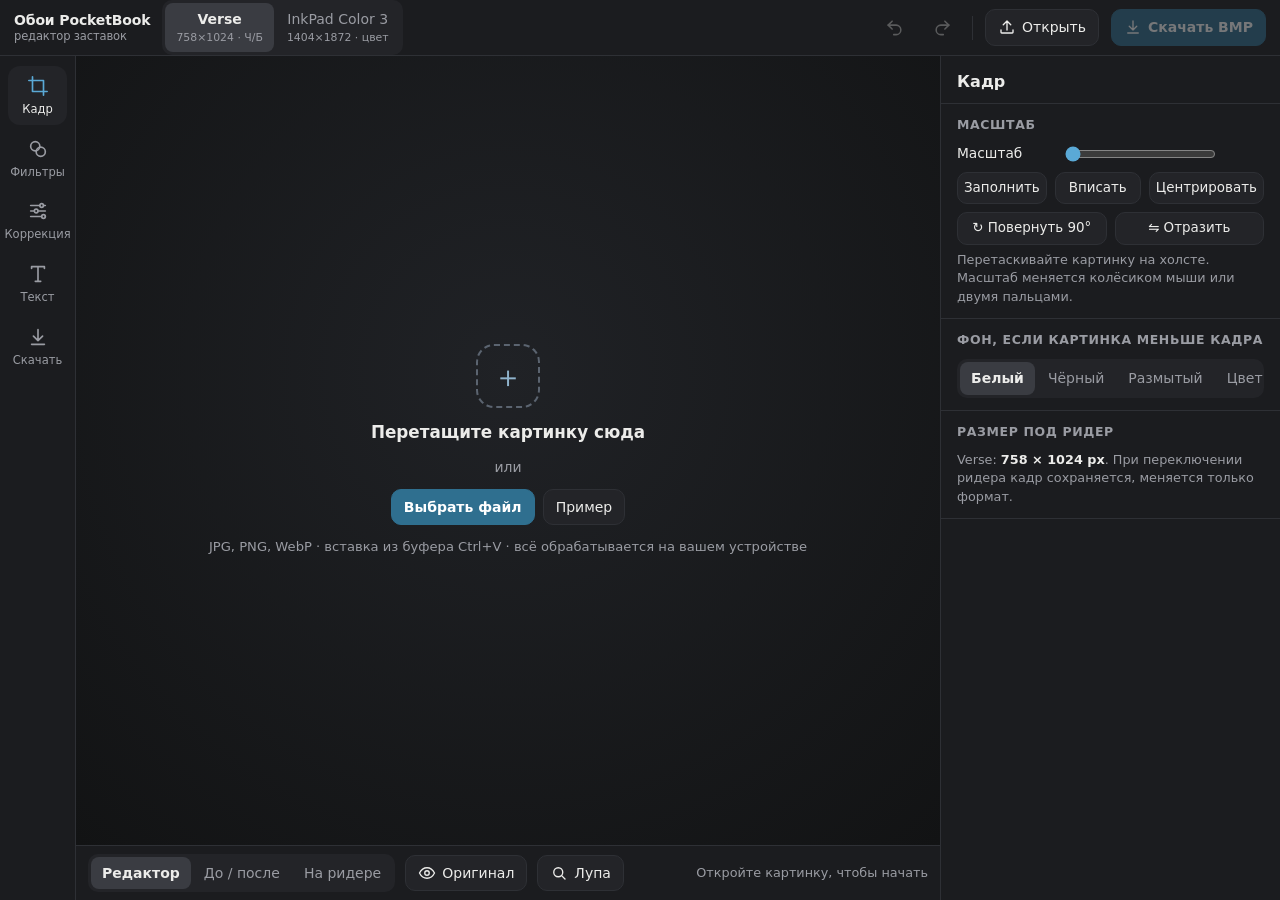
<file: tools/src/wallpaper.html>
<!DOCTYPE html>
<html lang="ru">
<head>
<meta charset="utf-8">
<meta name="viewport" content="width=device-width, initial-scale=1, viewport-fit=cover">
<title>Обои для PocketBook — редактор (v7)</title>
<style>
:root{
  --bg:#121314; --panel:#1b1c1f; --panel2:#232428; --line:#2e3035; --fg:#ececea; --muted:#9a9ca3;
  --accent:#5aa9d6; --accent2:#2f6f8f; --good:#6cc28f; --warn:#e0a35a; --r:12px;
}
*{box-sizing:border-box}
[hidden]{display:none!important}
html,body{height:100%}
html{-webkit-text-size-adjust:100%}
body{margin:0;background:var(--bg);color:var(--fg);font:14px/1.45 system-ui,-apple-system,"Segoe UI",Roboto,sans-serif;overflow:hidden}
button,input,select,textarea{font:inherit;color:inherit}
.app{display:grid;grid-template-rows:56px 1fr;height:100vh;height:100dvh}
:focus-visible{outline:2px solid var(--accent);outline-offset:2px}
.iconbtn{border:1px solid transparent;background:transparent;width:36px;height:36px;border-radius:10px;display:inline-flex;align-items:center;justify-content:center;cursor:pointer;color:var(--fg)}
.iconbtn:hover{background:var(--panel2)}
.iconbtn:disabled{opacity:.3;cursor:not-allowed;background:transparent}
.iconbtn svg{width:19px;height:19px;stroke:currentColor;fill:none;stroke-width:1.9;stroke-linecap:round;stroke-linejoin:round}
.vsep{width:1px;height:24px;background:var(--line);flex:none}
.busy{display:none;align-items:center;gap:6px;color:var(--muted);font-size:.78rem}
.busy.on{display:inline-flex}
.busy i{width:12px;height:12px;border:2px solid #4a4d55;border-top-color:var(--accent);border-radius:50%;animation:spin .7s linear infinite}
@keyframes spin{to{transform:rotate(360deg)}}
.devopts{display:none;align-items:center;gap:8px;flex-wrap:wrap}
.devopts.on{display:inline-flex}
.mini{display:inline-flex;gap:2px;background:var(--panel2);border-radius:9px;padding:2px}
.mini button{border:0;background:transparent;color:var(--muted);padding:5px 9px;border-radius:7px;cursor:pointer;font-size:.8rem;white-space:nowrap}
.mini button.on{background:#3a3c42;color:var(--fg)}
.dot{width:20px;height:20px;border-radius:50%;border:2px solid var(--panel);box-shadow:0 0 0 1px #4a4d55;cursor:pointer;padding:0}
.dot.on{box-shadow:0 0 0 2px var(--accent)}
.stage.scene-wood{background:radial-gradient(ellipse at 45% 30%,rgba(255,225,180,.22),transparent 60%),radial-gradient(ellipse at 50% 110%,rgba(0,0,0,.45),transparent 60%),url("data:image/svg+xml;utf8,<svg xmlns='http://www.w3.org/2000/svg' width='600' height='600'><filter id='w'><feTurbulence type='fractalNoise' baseFrequency='0.006 0.11' numOctaves='4' seed='3' stitchTiles='stitch'/><feColorMatrix values='0 0 0 .55 .30  0 0 0 .38 .19  0 0 0 .22 .11  0 0 0 0 1'/></filter><rect width='600' height='600' filter='url(%23w)'/></svg>") 0 0/600px 600px,#5b3d26}
.stage.scene-light{background:radial-gradient(circle at 45% 35%,#fbf9f4,#dcd7cc)}
.stage.scene-fabric{background:radial-gradient(circle at 50% 40%,rgba(255,255,255,.10),transparent 65%),url("data:image/svg+xml;utf8,<svg xmlns='http://www.w3.org/2000/svg' width='300' height='300'><filter id='f'><feTurbulence type='fractalNoise' baseFrequency='0.9 0.9' numOctaves='2' seed='5' stitchTiles='stitch'/><feColorMatrix values='0 0 0 .14 .10  0 0 0 .14 .11  0 0 0 .14 .13  0 0 0 0 1'/></filter><rect width='300' height='300' filter='url(%23f)'/></svg>") 0 0/300px 300px,#34373d}
.devwrap{perspective:1800px}
.tilt{position:relative;transition:transform .5s cubic-bezier(.2,.8,.2,1);transform-style:preserve-3d}
.tilt.on{transform:rotateX(16deg) rotateY(-20deg) rotateZ(4deg)}
.body{transform-style:preserve-3d}
.body>svg{position:absolute;inset:0;width:100%;height:100%;overflow:visible}
.body .edge{transform:translateZ(var(--depth));filter:brightness(.55)}
.body .face{filter:drop-shadow(0 18px 30px rgba(0,0,0,.45)) drop-shadow(0 3px 6px rgba(0,0,0,.35))}
.tilt.on .body .face{filter:drop-shadow(0 6px 10px rgba(0,0,0,.35))}
.body .depth{position:absolute;inset:0;transform:translateZ(calc(var(--depth) * -1));pointer-events:none}
.win .glare{position:absolute;inset:0;pointer-events:none;background:linear-gradient(118deg,rgba(255,255,255,.16) 0%,rgba(255,255,255,.05) 28%,rgba(255,255,255,0) 46%,rgba(255,255,255,0) 78%,rgba(255,255,255,.05) 100%);mix-blend-mode:screen}
.win .glare[hidden]{display:none}
.hold{user-select:none;-webkit-user-select:none;touch-action:none}
.hold.active{border-color:var(--accent);color:var(--accent)}
.sec h4{display:flex;justify-content:space-between;align-items:center}
.sec h4 .rst{text-transform:none;letter-spacing:0;font-weight:500;color:var(--accent);cursor:pointer;font-size:.78rem;background:none;border:0;padding:0}
.strength{background:var(--panel2);border-radius:12px;padding:8px 12px;margin-bottom:12px}
.pre{transition:transform .12s,border-color .12s}
.pre:hover{transform:translateY(-2px)}
.rail button:hover{color:var(--fg)}
.kbd{display:inline-block;border:1px solid var(--line);border-bottom-width:2px;border-radius:5px;padding:0 5px;font-size:.72rem;color:var(--muted);margin-left:4px}

/* top bar */
.top{display:flex;align-items:center;gap:12px;padding:0 14px;border-bottom:1px solid var(--line);background:var(--panel)}
.logo{font-weight:700;letter-spacing:-.01em;white-space:nowrap}
.logo small{display:block;font-weight:400;color:var(--muted);font-size:.72rem;margin-top:-2px}
.spacer{flex:1}
.seg{display:inline-flex;background:var(--panel2);border-radius:10px;padding:3px;gap:2px}
.seg button{border:0;background:transparent;padding:6px 11px;border-radius:8px;cursor:pointer;white-space:nowrap;color:var(--muted)}
.seg button.on{background:#3a3c42;color:var(--fg);font-weight:600}
.seg button small{display:block;font-size:.68rem;color:var(--muted);font-weight:400}
.btn{border:1px solid var(--line);background:var(--panel2);padding:7px 12px;border-radius:10px;cursor:pointer;display:inline-flex;align-items:center;gap:6px;justify-content:center;white-space:nowrap}
.btn:hover{border-color:#4a4d55}
.btn.on{border-color:var(--accent);color:var(--accent)}
.btn.primary{background:var(--accent2);border-color:var(--accent2);color:#fff;font-weight:600}
.btn.primary:hover{background:#357c9f}
.btn:disabled{opacity:.4;cursor:not-allowed}
.btn svg,.rail svg{width:18px;height:18px;stroke:currentColor;fill:none;stroke-width:1.8;stroke-linecap:round;stroke-linejoin:round}

/* main */
.main{display:grid;grid-template-columns:76px 1fr 340px;min-height:0}
.rail{background:var(--panel);border-right:1px solid var(--line);display:flex;flex-direction:column;gap:4px;padding:10px 8px}
.rail button{border:0;background:transparent;color:var(--muted);border-radius:12px;padding:9px 4px 7px;cursor:pointer;display:flex;flex-direction:column;align-items:center;gap:4px;font-size:.72rem}
.rail button svg{width:22px;height:22px}
.rail button.on{background:var(--panel2);color:var(--fg)}
.rail button.on svg{stroke:var(--accent)}
.stagebox{position:relative;min-width:0;min-height:0;display:flex;flex-direction:column}
.stage{position:relative;flex:1;min-height:0;overflow:hidden;background:radial-gradient(circle at 50% 45%,#1c1d20,#111214)}
.stage canvas.view{position:absolute;inset:0;width:100%;height:100%;touch-action:none}
#ed{cursor:grab}
#ed.drag{cursor:grabbing}
.devwrap{position:absolute;inset:0;display:flex;align-items:center;justify-content:center}
.body{position:relative;flex:none}
.shell{position:absolute;inset:0;border-radius:inherit}
.bezel,.win{position:absolute}
.win{overflow:hidden}
.win canvas{display:block;width:100%;height:100%;cursor:crosshair;touch-action:none}
.key{position:absolute;border-radius:999px}
.viewbar{display:flex;align-items:center;gap:10px;padding:8px 12px;border-top:1px solid var(--line);background:var(--panel);flex-wrap:wrap}
.info{color:var(--muted);font-size:.8rem}
.info b{color:var(--fg);font-weight:600}
.info .warn{color:var(--warn)}
.info .ok{color:var(--good)}
.lens{position:absolute;width:190px;height:190px;border-radius:50%;overflow:hidden;border:3px solid #fff;box-shadow:0 6px 24px rgba(0,0,0,.6);pointer-events:none;display:none;z-index:5;background:#888}
.lens canvas{width:100%;height:100%;image-rendering:pixelated;image-rendering:crisp-edges;display:block}
.lens span{position:absolute;left:50%;bottom:8px;transform:translateX(-50%);font-size:.68rem;background:rgba(0,0,0,.6);padding:1px 7px;border-radius:99px;white-space:nowrap}
.splitlbl{position:absolute;top:12px;font-size:.75rem;background:rgba(0,0,0,.6);padding:3px 9px;border-radius:99px;pointer-events:none}

/* drop */
.drop{position:absolute;inset:0;display:flex;flex-direction:column;align-items:center;justify-content:center;gap:12px;text-align:center;padding:20px;z-index:4;background:radial-gradient(circle at 50% 40%,#202226,#121314)}
.drop.hide{display:none}
.drop .ico{width:64px;height:64px;border-radius:18px;border:2px dashed #5b6470;display:flex;align-items:center;justify-content:center;font-size:30px;color:#8fb3cc}
.drop.over{outline:3px dashed var(--accent);outline-offset:-14px}
.drop p{margin:0;color:var(--muted)}

/* panel */
.panel{background:var(--panel);border-left:1px solid var(--line);overflow-y:auto;min-height:0}
.ph{position:sticky;top:0;background:var(--panel);padding:14px 16px 10px;font-weight:700;font-size:1rem;border-bottom:1px solid var(--line);z-index:2}
.sec{padding:12px 16px;border-bottom:1px solid var(--line)}
.sec h4{margin:0 0 10px;font-size:.78rem;text-transform:uppercase;letter-spacing:.05em;color:var(--muted);font-weight:600}
.grid2{display:grid;grid-template-columns:1fr 1fr;gap:8px}
.grid3{display:grid;grid-template-columns:repeat(3,1fr);gap:8px}
.grid3 .btn,.grid2 .btn{white-space:normal;line-height:1.2;font-size:.84rem;padding:7px 6px;text-align:center}
.sl{display:grid;grid-template-columns:96px 1fr 40px;gap:10px;align-items:center;margin:8px 0;font-size:.86rem}
.sl span:last-child{text-align:right;color:var(--muted);font-variant-numeric:tabular-nums}
.sl.dis{opacity:.35;pointer-events:none}
input[type=range]{accent-color:var(--accent);width:100%}
.tg{display:flex;align-items:center;justify-content:space-between;gap:10px;margin:8px 0;font-size:.88rem}
.sw{position:relative;width:38px;height:22px;flex:none}
.sw input{opacity:0;width:0;height:0}
.sw i{position:absolute;inset:0;background:#3a3c42;border-radius:99px;transition:.2s;cursor:pointer}
.sw i::after{content:"";position:absolute;left:3px;top:3px;width:16px;height:16px;border-radius:50%;background:#fff;transition:.2s}
.sw input:checked+i{background:var(--accent2)}
.sw input:checked+i::after{transform:translateX(16px)}
.presets{display:grid;grid-template-columns:repeat(3,1fr);gap:10px}
.pre{border:2px solid transparent;background:var(--panel2);border-radius:12px;padding:4px 4px 6px;cursor:pointer;text-align:center;font-size:.76rem;color:var(--muted)}
.pre canvas{display:block;width:100%;aspect-ratio:3/4;border-radius:8px;background:#2a2c30;margin-bottom:4px}
.pre.on{border-color:var(--accent);color:var(--fg)}
.layers{display:flex;flex-direction:column;gap:6px}
.layer{display:flex;align-items:center;gap:8px;background:var(--panel2);border:1px solid transparent;border-radius:10px;padding:7px 10px;cursor:pointer}
.layer.on{border-color:var(--accent)}
.layer span{flex:1;white-space:nowrap;overflow:hidden;text-overflow:ellipsis}
.layer button{border:0;background:transparent;color:var(--muted);cursor:pointer;padding:2px 4px}
textarea{width:100%;min-height:64px;resize:vertical;background:var(--panel2);border:1px solid var(--line);border-radius:10px;padding:8px 10px}
select{width:100%;background:var(--panel2);border:1px solid var(--line);border-radius:10px;padding:8px 10px}
.fonts{display:grid;grid-template-columns:1fr 1fr;gap:6px;max-height:212px;overflow-y:auto;padding-right:2px}
.fonts button{background:var(--panel2);border:1px solid transparent;border-radius:9px;padding:8px 8px;cursor:pointer;text-align:left;font-size:1rem;white-space:nowrap;overflow:hidden;text-overflow:ellipsis}
.fonts button small{display:block;font:400 .68rem system-ui,sans-serif;color:var(--muted)}
.fonts button.on{border-color:var(--accent)}
.chips{display:flex;flex-wrap:wrap;gap:6px}
.chip{background:var(--panel2);border:1px solid var(--line);border-radius:99px;padding:5px 10px;cursor:pointer;font-size:.8rem}
.chip:hover{border-color:var(--accent)}
.colors{display:flex;gap:6px;flex-wrap:wrap;align-items:center}
.colors button{width:26px;height:26px;border-radius:50%;border:2px solid var(--panel);box-shadow:0 0 0 1px #4a4d55;cursor:pointer;padding:0}
.colors button.on{box-shadow:0 0 0 2px var(--accent)}
.colors input[type=color]{width:30px;height:30px;border:0;background:none;padding:0;cursor:pointer}
.note{color:var(--muted);font-size:.8rem;margin:6px 0 0}
.empty{color:var(--muted);text-align:center;padding:20px 10px}
code{background:var(--panel2);padding:1px 5px;border-radius:5px;font-size:.88em}
ol.steps{margin:0;padding-left:18px;color:var(--muted);font-size:.85rem}
ol.steps li{margin:4px 0}
ol.steps b{color:var(--fg)}
.expcard{background:var(--panel2);border-radius:12px;padding:12px;margin-bottom:10px}
.expcard .t{display:flex;justify-content:space-between;align-items:baseline;margin-bottom:8px}
.expcard .t span{color:var(--muted);font-size:.8rem}
.toast{position:fixed;left:50%;bottom:24px;transform:translateX(-50%) translateY(200%);opacity:0;pointer-events:none;background:#2b3a46;color:#fff;padding:10px 16px;border-radius:12px;transition:.25s;z-index:20;box-shadow:0 6px 20px rgba(0,0,0,.4)}
.toast.show{transform:translateX(-50%);opacity:1}
.mobonly{display:none}

@media (max-width:900px){
  body{overflow:auto}
  .app{grid-template-rows:auto auto;height:auto;min-height:100dvh;padding-bottom:64px}
  .top{flex-wrap:wrap;padding:8px 10px;gap:8px;position:sticky;top:0;z-index:10}
  .top .seg{flex:1}
  .top .seg button{flex:1;padding:6px 6px}
  .main{grid-template-columns:1fr;grid-template-rows:auto auto}
  .rail{position:fixed;left:0;right:0;bottom:0;flex-direction:row;justify-content:space-around;border-right:0;border-top:1px solid var(--line);z-index:15;padding:6px 6px calc(6px + env(safe-area-inset-bottom))}
  .rail button{flex:1;padding:6px 2px}
  .stagebox{height:62vh;height:62dvh}
  .panel{border-left:0;border-top:1px solid var(--line);overflow:visible}
  .ph{position:static}
  .deskonly{display:none}
  .mobonly{display:inline-flex}
  .lens{width:150px;height:150px}
}
</style>
</head>
<body>
<div class="app">
  <header class="top">
    <div class="logo">Обои PocketBook<small>редактор заставок</small></div>
    <div class="seg" id="devSeg">
      <button data-d="v" class="on">Verse<small>758×1024 · Ч/Б</small></button>
      <button data-d="i">InkPad Color 3<small>1404×1872 · цвет</small></button>
    </div>
    <div class="spacer deskonly"></div>
    <button class="iconbtn" id="undo" title="Отменить (Ctrl+Z)" disabled><svg viewBox="0 0 24 24"><path d="M9 14L4 9l5-5"/><path d="M4 9h10a6 6 0 0 1 0 12h-3"/></svg></button>
    <button class="iconbtn" id="redo" title="Повторить (Ctrl+Shift+Z)" disabled><svg viewBox="0 0 24 24"><path d="M15 14l5-5-5-5"/><path d="M20 9H10a6 6 0 0 0 0 12h3"/></svg></button>
    <span class="vsep deskonly"></span>
    <label class="btn deskonly" title="Открыть другую картинку"><svg viewBox="0 0 24 24"><path d="M4 16v3a1 1 0 0 0 1 1h14a1 1 0 0 0 1-1v-3M12 4v12M7 9l5-5 5 5"/></svg>Открыть<input type="file" id="file2" accept="image/*" hidden></label>
    <button class="btn primary deskonly" id="topExport" disabled><svg viewBox="0 0 24 24"><path d="M12 4v12M7 11l5 5 5-5M5 20h14"/></svg>Скачать BMP</button>
  </header>

  <div class="main">
    <nav class="rail" id="rail">
      <button data-t="crop" class="on" title="Кадр: масштаб, положение, поворот"><svg viewBox="0 0 24 24"><path d="M6 2v16h16M2 6h16v16"/></svg>Кадр</button>
      <button data-t="filters" title="Готовые фильтры"><svg viewBox="0 0 24 24"><circle cx="9" cy="9" r="5"/><circle cx="15" cy="15" r="5"/></svg>Фильтры</button>
      <button data-t="adjust" title="Яркость, контраст, эффекты, дизеринг"><svg viewBox="0 0 24 24"><path d="M4 6h10M18 6h2M4 12h4M12 12h8M4 18h12M20 18h0"/><circle cx="16" cy="6" r="2"/><circle cx="10" cy="12" r="2"/><circle cx="18" cy="18" r="2"/></svg>Коррекция</button>
      <button data-t="text" title="Надписи поверх картинки"><svg viewBox="0 0 24 24"><path d="M5 6V4h14v2M12 4v16M9 20h6"/></svg>Текст</button>
      <button data-t="export" title="Скачать BMP или PNG"><svg viewBox="0 0 24 24"><path d="M12 4v12M7 11l5 5 5-5M5 20h14"/></svg>Скачать</button>
    </nav>

    <section class="stagebox">
      <div class="stage" id="stage">
        <canvas class="view" id="ed"></canvas>
        <canvas class="view" id="cmp" hidden></canvas>
        <div class="devwrap" id="devwrap" hidden>
          <div class="tilt" id="tilt"><div class="body" id="body"><div class="depth" id="depth"></div><div class="face" id="face"></div><div class="win" id="win"><canvas id="pvc"></canvas><div class="glare" id="glare"></div></div></div></div>
        </div>
        <div class="splitlbl" id="lblL" hidden style="left:12px">До</div>
        <div class="splitlbl" id="lblR" hidden style="right:12px">После · вид на e-ink</div>
        <div class="lens" id="lens"><canvas id="lensC" width="190" height="190"></canvas><span id="lensT"></span></div>
        <div class="drop" id="drop">
          <div class="ico">＋</div>
          <div style="font-size:1.05rem"><b>Перетащите картинку сюда</b></div>
          <p>или</p>
          <div style="display:flex;gap:8px;flex-wrap:wrap;justify-content:center">
            <label class="btn primary">Выбрать файл<input type="file" id="file" accept="image/*" hidden></label>
            <button class="btn" id="demo">Пример</button>
          </div>
          <p style="font-size:.82rem">JPG, PNG, WebP · вставка из буфера Ctrl+V · всё обрабатывается на вашем устройстве</p>
        </div>
      </div>
      <div class="viewbar">
        <div class="seg" id="viewSeg">
          <button data-v="edit" class="on">Редактор</button>
          <button data-v="split">До / после</button>
          <button data-v="device">На ридере</button>
        </div>
        <button class="btn hold" id="peek" title="Удерживайте, чтобы на секунду увидеть исходную картинку без обработки и без e-ink"><svg viewBox="0 0 24 24"><path d="M2 12s3.5-7 10-7 10 7 10 7-3.5 7-10 7S2 12 2 12z"/><circle cx="12" cy="12" r="3"/></svg>Оригинал</button>
        <button class="btn" id="lensBtn" title="Лупа: наведите или коснитесь картинки"><svg viewBox="0 0 24 24"><circle cx="11" cy="11" r="6"/><path d="M20 20l-4.5-4.5"/></svg>Лупа</button>
        <label class="btn mobonly">Открыть<input type="file" id="file3" accept="image/*" hidden></label>
        <span class="devopts" id="devopts">
          <span class="mini" id="sideSeg"><button data-side="front" class="on">Спереди</button><button data-side="back">Сзади</button></span>
          <span class="mini" id="sceneSeg"><button data-sc="dark" class="on">Тёмный</button><button data-sc="wood">Дерево</button><button data-sc="light">Светлый</button><button data-sc="fabric">Ткань</button></span>
          <button class="btn" id="tiltBtn" title="Наклон в 3D">3D</button>
          <button class="btn on" id="glareBtn" title="Блики на стекле">Блики</button>
          <span id="colorDots" style="display:inline-flex;gap:6px;align-items:center"></span>
        </span>
        <div class="spacer"></div>
        <span class="busy" id="busy"><i></i>обработка</span>
        <div class="info" id="info"></div>
      </div>
    </section>

    <aside class="panel" id="panel"></aside>
  </div>
</div>
<div class="toast" id="toast"></div>

<script>
(function(){
"use strict";
/* ================= data ================= */
var DEV={
  v:{name:"Verse",file:"verse",W:758,H:1024,ppi:212,bodyW:108,bodyH:156,depth:7.6,chamfer:4.6,round:1.5,scrTop:8.4,mode:"carta",recess:.75,metal:false,
     keys:[{x:13,w:10},{x:28,w:22},{x:58,w:22},{x:85,w:10}],keyY:143.2,keyH:2.3,
     colors:{mist:{n:"Mist Grey",base:"#8d9499",hi:"#aab0b4",lo:"#71777c",key:"#7b8186"},blue:{n:"Bright Blue",base:"#63a3d6",hi:"#8dbfe6",lo:"#4583b7",key:"#5592c4"}},color:"mist"},
  i:{name:"InkPad Color 3",file:"inkpad-color3",W:1404,H:1872,ppi:300,bodyW:134,bodyH:189.5,depth:7.95,chamfer:5.2,round:1.8,scrTop:7.6,mode:"kaleido",recess:1.25,metal:true,
     keys:[{x:13,w:12},{x:36,w:26},{x:72,w:26},{x:109,w:12}],keyY:177.2,keyH:2.7,
     colors:{storm:{n:"Stormy Sea",base:"#2a3341",hi:"#3b4757",lo:"#1d242f",key:"#262e3a"}},color:"storm"}
};
Object.keys(DEV).forEach(function(k){var d=DEV[k];d.wmm=d.W/(d.ppi/25.4);d.hmm=d.H/(d.ppi/25.4);});

var DEF={b:0,c:0,s:0,g:0,sharp:0,sepia:0,poster:0,invert:false,bw:false,level:128,dither:"fs",temp:0,vig:0,grain:0,edges:0,clarity:0,lift:0,split:0,auto:false,style:"none",amt:1};
var PRESETS=[
  {id:"orig",name:"Оригинал",S:{}},
  {id:"eink",name:"E-ink оптимум",S:null},
  {id:"mono",name:"Ч/Б",S:{auto:true,s:-100,c:10,clarity:.3}},
  {id:"crisp",name:"Чёткий",S:{auto:true,clarity:.7,sharp:55,c:8}},
  {id:"soft",name:"Мягкий",S:{b:8,c:-14,g:14,lift:14,clarity:-.2}},
  {id:"highkey",name:"Светлый",S:{auto:true,b:22,c:-6,g:28,lift:8}},
  {id:"warm",name:"Тёплый",S:{auto:true,temp:38,s:12,split:.35}},
  {id:"cold",name:"Холодный",S:{auto:true,temp:-38,s:-4,split:.3}},
  {id:"film",name:"Плёнка",S:{c:12,lift:20,split:.8,s:-14,grain:.3,vig:.35}},
  {id:"vignette",name:"Виньетка",S:{auto:true,vig:.9,c:6,clarity:.25}},
  {id:"sketch",name:"Карандаш",S:{auto:true,style:"pencil"}},
  {id:"comic",name:"Комикс",S:{auto:true,style:"ink",s:15}},
  {id:"engrave",name:"Гравюра",S:{auto:true,style:"engrave",dither:"none"}},
  {id:"manga",name:"Манга",S:{auto:true,style:"manga",dither:"none"}},
  {id:"poster",name:"Постер",S:{auto:true,style:"poster",s:20}},
  {id:"sepia",name:"Сепия",S:{auto:true,style:"sepia"}},
  {id:"night",name:"Ночь",S:{auto:true,style:"night"}}
];
var EINK={v:{auto:true,b:2,c:12,g:8,clarity:.5,sharp:30},i:{auto:true,b:6,c:8,s:45,g:12,clarity:.4,sharp:25}};
var FONTS=[
  {n:"Классика",f:"Georgia,'Times New Roman',serif"},
  {n:"Книжный",f:"'Palatino Linotype',Palatino,'Book Antiqua',Georgia,serif"},
  {n:"Элегантный",f:"Didot,'Bodoni 72','Bodoni MT','Times New Roman',serif"},
  {n:"Гротеск",f:"'Helvetica Neue',Helvetica,Arial,sans-serif"},
  {n:"Системный",f:"system-ui,-apple-system,'Segoe UI',Roboto,sans-serif"},
  {n:"Плакатный",f:"Impact,'Arial Black','Franklin Gothic Heavy',sans-serif"},
  {n:"Узкий",f:"'Arial Narrow','Roboto Condensed','Helvetica Neue Condensed',sans-serif"},
  {n:"Округлый",f:"'Trebuchet MS',Verdana,sans-serif"},
  {n:"Пишущая машинка",f:"'Courier New',Courier,Menlo,monospace"},
  {n:"Рукописный",f:"'Segoe Script','Snell Roundhand','Brush Script MT','Comic Sans MS',cursive"}
];
function today(){var d=new Date(),m=["января","февраля","марта","апреля","мая","июня","июля","августа","сентября","октября","ноября","декабря"];return d.getDate()+" "+m[d.getMonth()]+" "+d.getFullYear();}
var TEMPLATES=[
  {n:"Если нашли — верните",t:{text:"Если вы нашли эту книгу,\nпожалуйста, позвоните:\n+___ ___ ___ ___",size:.034,y:.88,font:4,bold:false,plate:true,stroke:false,color:"#000000"}},
  {n:"Сплю",t:{text:"Сплю.\nНажмите кнопку, чтобы читать дальше",size:.032,y:.9,font:4,bold:false,plate:true,stroke:false,color:"#000000"}},
  {n:"Моя библиотека",t:{text:"Моя библиотека",size:.07,y:.12,font:1,bold:true,stroke:true,color:"#ffffff"}},
  {n:"Цитата",t:{text:"Одна страница —\nи ты уже не здесь",size:.05,y:.5,font:2,italic:true,bold:false,stroke:true,color:"#ffffff"}},
  {n:"Дата",t:{text:today(),size:.04,y:.94,font:0,bold:false,stroke:true,color:"#ffffff"}}
];
var COLORS_V=["#000000","#ffffff","#7f7f7f"],COLORS_I=["#000000","#ffffff","#c0392b","#2f6fd0","#2e7d4f","#f2c14e"];

var st={dev:"v",tool:"crop",view:"edit",src:null,iw:0,ih:0,cx:0,cy:0,z:1,flip:false,bg:"white",bgColor:"#ffffff",
  preset:"orig",strength:100,S:Object.assign({},DEF),texts:[],sel:-1,split:.5,lens:false,fmt:"bmp",prefix:"wallpaper",orig:null,rot:0,side:"front",scene:"dark",tilt:false,glare:true,peek:false};

/* ================= helpers ================= */
function $(id){return document.getElementById(id);}
function D(){return DEV[st.dev];}
function clamp01(v){return v<0?0:v>1?1:v;}
var tt;function toast(t){var e=$("toast");e.textContent=t;e.classList.add("show");clearTimeout(tt);tt=setTimeout(function(){e.classList.remove("show");},2200);}
function esc(s){return String(s).replace(/[&<>"]/g,function(c){return{"&":"&amp;","<":"&lt;",">":"&gt;",'"':"&quot;"}[c];});}

/* ================= loading ================= */
function loadFile(f){
  if(!f||!/^image\//.test(f.type)){toast("Это не картинка");return;}
  var url=URL.createObjectURL(f),im=new Image();
  im.onload=function(){setSource(im);URL.revokeObjectURL(url);};
  im.onerror=function(){toast("Не удалось открыть картинку");};
  im.src=url;
}
function setSource(im){
  var c=document.createElement("canvas");c.width=im.naturalWidth||im.width;c.height=im.naturalHeight||im.height;c.getContext("2d").drawImage(im,0,0);
  st.orig=c;st.rot=0;st.src=c;st.iw=c.width;st.ih=c.height;st.flip=false;hist=[];hpos=-1;if(worker)sendSrc();else st.srcId++;
  $("drop").classList.add("hide");$("topExport").disabled=false;
  cover();invalidate(true);renderPanel();commit(true);
}
function rotated(rot){var o=st.orig;if(!rot)return o;var c=document.createElement("canvas"),q=rot%2===1;c.width=q?o.height:o.width;c.height=q?o.width:o.height;var x=c.getContext("2d");
  x.translate(c.width/2,c.height/2);x.rotate(rot*Math.PI/2);x.drawImage(o,-o.width/2,-o.height/2);return c;}
function demo(){
  var c=document.createElement("canvas");c.width=1600;c.height=2200;var x=c.getContext("2d");
  var g=x.createLinearGradient(0,0,0,2200);g.addColorStop(0,"#2b4a7a");g.addColorStop(.45,"#e8875a");g.addColorStop(.62,"#f6d27a");g.addColorStop(.63,"#2f6f8f");g.addColorStop(1,"#163e52");
  x.fillStyle=g;x.fillRect(0,0,1600,2200);
  x.fillStyle="#fff3c4";x.beginPath();x.arc(800,1380,170,Math.PI,0);x.fill();
  x.fillStyle="#1d2b3a";x.beginPath();x.moveTo(0,1390);for(var i=0;i<=16;i++)x.lineTo(i*100,1250+Math.sin(i*1.3)*90+(i%3)*40);x.lineTo(1600,1390);x.fill();
  x.strokeStyle="rgba(255,255,255,.35)";x.lineWidth=6;for(i=0;i<14;i++){x.beginPath();x.moveTo(200+((i*137)%1200),1500+i*45);x.lineTo(320+((i*137)%1200),1500+i*45);x.stroke();}
  x.fillStyle="rgba(255,255,255,.85)";for(i=0;i<60;i++){x.beginPath();x.arc((i*263)%1600,(i*157)%700,2+(i%3),0,7);x.fill();}
  setSource(c);
}
["file","file2","file3"].forEach(function(id){$(id).addEventListener("change",function(){loadFile(this.files[0]);this.value="";});});
$("demo").addEventListener("click",demo);
var stage=$("stage");
["dragenter","dragover"].forEach(function(t){stage.addEventListener(t,function(e){e.preventDefault();$("drop").classList.remove("hide");$("drop").classList.add("over");});});
["dragleave","drop"].forEach(function(t){stage.addEventListener(t,function(e){e.preventDefault();$("drop").classList.remove("over");if(st.src&&t==="dragleave")$("drop").classList.add("hide");});});
stage.addEventListener("drop",function(e){var f=e.dataTransfer.files&&e.dataTransfer.files[0];if(f)loadFile(f);else if(st.src)$("drop").classList.add("hide");});
window.addEventListener("paste",function(e){var it=e.clipboardData&&e.clipboardData.items;if(!it)return;for(var i=0;i<it.length;i++)if(it[i].type.indexOf("image")===0){loadFile(it[i].getAsFile());break;}});

/* ================= geometry ================= */
function zCover(){return Math.max(D().W/st.iw,D().H/st.ih);}
function zContain(){return Math.min(D().W/st.iw,D().H/st.ih);}
function zMin(){return zContain()*.4;}
function zMax(){return zCover()*6;}
function cover(){st.z=zCover();st.cx=st.iw/2;st.cy=st.ih/2;clampPos();}
function contain(){st.z=zContain();st.cx=st.iw/2;st.cy=st.ih/2;}
function centerImg(){st.cx=st.iw/2;st.cy=st.ih/2;clampPos();}
function clampPos(){var d=D(),fw=d.W/st.z,fh=d.H/st.z;
  st.cx=fw<=st.iw?Math.max(fw/2,Math.min(st.iw-fw/2,st.cx)):st.iw/2;
  st.cy=fh<=st.ih?Math.max(fh/2,Math.min(st.ih-fh/2,st.cy)):st.ih/2;}
function zoomVal(){var a=Math.log(zMin()),b=Math.log(zMax());return Math.round((Math.log(st.z)-a)/(b-a)*1000);}
function setZoomVal(v){var a=Math.log(zMin()),b=Math.log(zMax());st.z=Math.exp(a+(b-a)*v/1000);clampPos();}

/* ================= compose pipeline ================= */
function mkCanvas(w,h){if(typeof document!=="undefined"){var c=document.createElement("canvas");c.width=w;c.height=h;return c;}return new OffscreenCanvas(w,h);}
// draws frame for device `k` into a canvas of size w×h (same aspect as device)
function drawBase(x,k,w,h){
  var d=DEV[k];
  x.fillStyle=st.bg==="black"?"#000":st.bg==="color"?st.bgColor:"#fff";x.fillRect(0,0,w,h);
  if(!st.src)return;
  var zf=st.z*(k===st.dev?1:d.H/D().H)*(w/d.W);
  if(st.bg==="blur"){var s=Math.max(w/st.iw,h/st.ih)*1.15,t=mkCanvas(36,Math.round(36*h/w));
    var tc=t.getContext("2d");tc.drawImage(st.src,(t.width-st.iw*s*36/w)/2,(t.height-st.ih*s*36/w)/2,st.iw*s*36/w,st.ih*s*36/w);x.imageSmoothingQuality="high";x.drawImage(t,0,0,w,h);}
  x.save();x.imageSmoothingEnabled=true;x.imageSmoothingQuality="high";
  x.translate(w/2,h/2);if(st.flip)x.scale(-1,1);
  x.drawImage(st.src,-st.cx*zf,-st.cy*zf,st.iw*zf,st.ih*zf);x.restore();
}
/* ---------- image helpers ---------- */
function lumOf(p,n){var L=new Float32Array(n);for(var i=0;i<n;i++){var j=i*4;L[i]=.299*p[j]+.587*p[j+1]+.114*p[j+2];}return L;}
function boxPass(src,dst,w,h,r,horiz){var len=horiz?w:h,cnt=horiz?h:w,step=horiz?1:w,line=new Float32Array(len+2*r+2),inv=1/(2*r+1),i,b,a,base,acc;
  for(a=0;a<cnt;a++){base=horiz?a*w:a;
    if(horiz){for(i=0;i<len;i++)line[i+r]=src[base+i];}else{for(i=0,b=base;i<len;i++,b+=w)line[i+r]=src[b];}
    var f=line[r],l=line[r+len-1];for(i=0;i<r;i++)line[i]=f;for(i=r+len;i<len+2*r+2;i++)line[i]=l;
    acc=0;for(i=0;i<=2*r;i++)acc+=line[i];
    if(horiz){for(b=0;b<len;b++){dst[base+b]=acc*inv;acc+=line[b+2*r+1]-line[b];}}
    else{for(b=0,i=base;b<len;b++,i+=w){dst[i]=acc*inv;acc+=line[b+2*r+1]-line[b];}}}}
var FAST=false;
function blurF(a,w,h,r){r=Math.max(1,Math.round(r));var t=new Float32Array(a.length),o=new Float32Array(a);for(var k=0;k<(FAST?1:2);k++){boxPass(o,t,w,h,r,true);boxPass(t,o,w,h,r,false);}return o;}
function blurRGB(p,w,h,r){var n=w*h,ch=[0,1,2].map(function(c){var a=new Float32Array(n);for(var i=0;i<n;i++)a[i]=p[i*4+c];return blurF(a,w,h,r);});return ch;}
function dogLines(L,w,h,k,thr,soft){var g1=blurF(L,w,h,Math.max(1,1.2*k)),g2=blurF(L,w,h,Math.max(2,3*k)),e=new Float32Array(L.length);
  for(var i=0;i<L.length;i++){var d=g2[i]-g1[i];e[i]=Math.max(0,Math.min(1,(d-thr)/soft));}return e;}
function sstep(a,b,x){var t=Math.max(0,Math.min(1,(x-a)/(b-a)));return t*t*(3-2*t);}

/* ---------- tone: levels, colour, curves ---------- */
function tone(img,k,S){
  var p=img.data,n=p.length,i,r,g,b,l,lo=0,hi=255;
  if(S.auto){var hst=new Uint32Array(256),cnt=0;for(i=0;i<n;i+=16){hst[(.299*p[i]+.587*p[i+1]+.114*p[i+2])|0]++;cnt++;}
    var acc=0,cl=cnt*.006;for(lo=0;lo<255&&(acc+=hst[lo])<cl;lo++);acc=0;for(hi=255;hi>0&&(acc+=hst[hi])<cl;hi--);if(hi-lo<40){lo=0;hi=255;}}
  var sc=255/(hi-lo),B=S.b*1.6,C=(100+S.c)/100,G=Math.pow(2,-S.g/50),lift=S.lift||0,sp=S.split||0;
  var lut=new Float32Array(256);for(var v=0;v<256;v++){var t=Math.pow(v/255,G)*255;t=(t-128)*C+128+B;lut[v]=t;}
  var sat=k==="v"?(S.s<=-100?0:1):1+S.s/100,tr=1+S.temp/220,tb=1-S.temp/220,tg=1+S.temp/900;
  for(i=0;i<n;i+=4){r=(p[i]-lo)*sc;g=(p[i+1]-lo)*sc;b=(p[i+2]-lo)*sc;
    if(S.temp){r*=tr;g*=tg;b*=tb;}
    if(sat!==1){l=.299*r+.587*g+.114*b;r=l+(r-l)*sat;g=l+(g-l)*sat;b=l+(b-l)*sat;}
    if(S.sepia){var sr=.393*r+.769*g+.189*b,sg=.349*r+.686*g+.168*b,sb=.272*r+.534*g+.131*b;r+=(sr-r)*S.sepia;g+=(sg-g)*S.sepia;b+=(sb-b)*S.sepia;}
    r=lut[r<0?0:r>255?255:r|0];g=lut[g<0?0:g>255?255:g|0];b=lut[b<0?0:b>255?255:b|0];
    if(lift){r=lift+r*(255-lift)/255;g=lift+g*(255-lift)/255;b=lift+b*(255-lift)/255;}
    if(sp){l=(.299*r+.587*g+.114*b)/255;var sh=(1-l)*(1-l)*sp,hl=l*l*sp;r+=-6*sh+12*hl;g+=1*sh+4*hl;b+=12*sh-10*hl;}
    if(S.poster){var st2=255/(S.poster-1);r=Math.round(r/st2)*st2;g=Math.round(g/st2)*st2;b=Math.round(b/st2)*st2;}
    if(S.invert){r=255-r;g=255-g;b=255-b;}
    p[i]=r;p[i+1]=g;p[i+2]=b;p[i+3]=255;}
}
/* ---------- local contrast ("детали") ---------- */
function clarity(img,amt,k){if(!amt)return;var w=img.width,h=img.height,p=img.data,n=w*h,L=lumOf(p,n),Lb=blurF(L,w,h,Math.max(2,18*k));
  for(var i=0;i<n;i++){var d=(L[i]-Lb[i])*amt*1.3,j=i*4;p[j]+=d;p[j+1]+=d;p[j+2]+=d;}}
/* ---------- artistic styles ---------- */
function stylize(img,S,k){
  var st0=S.style;if(!st0||st0==="none")return;
  var w=img.width,h=img.height,p=img.data,n=w*h,i,j,x,y,before=S.amt<.999?new Uint8ClampedArray(p):null,L=lumOf(p,n);
  if(st0==="pencil"){
    var inv=new Float32Array(n);for(i=0;i<n;i++)inv[i]=255-L[i];var B=blurF(inv,w,h,Math.max(1,7*k)),e=dogLines(L,w,h,k,1.5,8);
    var mL=0;for(i=0;i<n;i++)mL+=L[i];mL/=n;var bias=mL<110?(110-mL)*.9:0;
    for(i=0;i<n;i++){var Lb2=Math.min(255,L[i]+bias),dg=Math.min(255,Lb2*255/Math.max(1,256-B[i]));dg=255-(255-dg)*2.4;
      var v=dg*Math.pow(.62+.38*Lb2/255,.9)*(1-e[i]*.45);v=255-(255-v)*1.15;v=v<0?0:v>255?255:v;j=i*4;p[j]=v+3;p[j+1]=v+1;p[j+2]=v-3;}
  }else if(st0==="ink"){
    var sm=blurRGB(p,w,h,Math.max(1,2*k)),Ls=new Float32Array(n);for(i=0;i<n;i++)Ls[i]=.299*sm[0][i]+.587*sm[1][i]+.114*sm[2][i];
    var e2=dogLines(L,w,h,k,2,5),lv=[28,95,165,225,250];
    for(i=0;i<n;i++){var q=lv[Math.min(4,Math.floor(Ls[i]/255*4.999))],j2=i*4;
      for(var c=0;c<3;c++){var cv=q+(sm[c][i]-Ls[i])*1.35;p[j2+c]=cv*(1-e2[i]*.95);}}
  }else if(st0==="poster"){
    var sm2=blurRGB(p,w,h,Math.max(1,3*k)),e3=dogLines(L,w,h,k,3,7),lv2=[38,110,180,242];
    for(i=0;i<n;i++){var ls=.299*sm2[0][i]+.587*sm2[1][i]+.114*sm2[2][i],q2=lv2[Math.min(3,Math.floor(ls/255*3.999))];j=i*4;
      for(c=0;c<3;c++)p[j+c]=(q2+(sm2[c][i]-ls)*1.45)*(1-e3[i]*.6);}
  }else if(st0==="manga"){
    var e4=dogLines(L,w,h,k,1.8,4),cs=Math.max(3,5.5*k),s2=Math.SQRT1_2;
    for(y=0;y<h;y++)for(x=0;x<w;x++){i=y*w+x;var l=L[i],val;
      if(l>214)val=1;else if(l<40)val=0;else{var u=(x+y)*s2/cs,vv=(x-y)*s2/cs,fu=u-Math.floor(u)-.5,fv=vv-Math.floor(vv)-.5,dist=Math.sqrt(fu*fu+fv*fv),dark=Math.min(1,(214-l)/174),rad=Math.sqrt(dark/Math.PI);
        val=Math.max(0,Math.min(1,(dist-rad)*cs*1.3+.5));}
      val*=1-e4[i];j=i*4;p[j]=p[j+1]=p[j+2]=val*255;}
  }else if(st0==="engrave"){
    var e5=dogLines(L,w,h,k,2,5),spc=Math.max(3,4.5*k);
    for(y=0;y<h;y++)for(x=0;x<w;x++){i=y*w+x;var wv=y+Math.sin(x/(30*k+1))*2.2*k+Math.sin((x+y*.6)/(70*k+1))*3*k,t=(wv/spc)-Math.floor(wv/spc),dc=Math.abs(t-.5)*2,dk=Math.pow(1-L[i]/255,.85);
      var v2=Math.max(0,Math.min(1,(dc-dk)*spc*.7+.5))*(1-e5[i]);v2=v2*236+14;j=i*4;p[j]=v2+4;p[j+1]=v2+2;p[j+2]=v2-4;}
  }else if(st0==="sepia"){
    var A=[30,20,13],M=[150,112,74],Z=[246,235,214];
    for(i=0;i<n;i++){var tt=L[i]/255,c1,c2,f;if(tt<.5){c1=A;c2=M;f=tt*2;}else{c1=M;c2=Z;f=(tt-.5)*2;}f=f*f*(3-2*f)*.3+f*.7;j=i*4;p[j]=c1[0]+(c2[0]-c1[0])*f;p[j+1]=c1[1]+(c2[1]-c1[1])*f;p[j+2]=c1[2]+(c2[2]-c1[2])*f;}
  }else if(st0==="night"){
    var mean=0;for(i=0;i<n;i++)mean+=L[i];mean/=n;var invert=mean>118;
    for(i=0;i<n;i++){j=i*4;var Y=L[i],Y2=invert?Math.pow((255-Y)/255,1.3)*235+10:Math.pow(Y/255,1.35)*245+4,kc=invert?.85:.8;
      p[j]=Y2+(p[j]-Y)*kc-6;p[j+1]=Y2+(p[j+1]-Y)*kc;p[j+2]=Y2+(p[j+2]-Y)*kc+10;}
  }
  if(before){var a=S.amt;for(i=0;i<p.length;i+=4){p[i]=before[i]+(p[i]-before[i])*a;p[i+1]=before[i+1]+(p[i+1]-before[i+1])*a;p[i+2]=before[i+2]+(p[i+2]-before[i+2])*a;}}
}
function effects(img,S,k){
  var w=img.width,h=img.height,p=img.data,n=w*h,x,y,i;
  if(S.edges>0){var e=dogLines(lumOf(p,n),w,h,k,2,6);for(i=0;i<n;i++){var m=1-e[i]*S.edges*.9,j=i*4;p[j]*=m;p[j+1]*=m;p[j+2]*=m;}}
  if(S.vig>0){var cx=w/2,cy=h/2;for(y=0;y<h;y++){var dy=(y-cy)/cy;for(x=0;x<w;x++){var dx=(x-cx)/cx,dd=Math.sqrt(dx*dx*.85+dy*dy),f=1-S.vig*.72*sstep(.35,1.3,dd);i=(y*w+x)*4;p[i]*=f;p[i+1]*=f;p[i+2]*=f;}}}
  if(S.grain>0){var seed=987654321,amt=S.grain*30;for(i=0;i<n;i++){seed^=seed<<13;seed^=seed>>>17;seed^=seed<<5;var nz=((seed>>>0)/4294967296-.5)*2*amt,j3=i*4;p[j3]+=nz;p[j3+1]+=nz;p[j3+2]+=nz;}}
}
function sharpen(img,amt){
  if(!amt)return;var w=img.width,h=img.height,p=img.data,src=new Uint8ClampedArray(p),a=amt/100*1.4,x,y,c,i;
  for(y=1;y<h-1;y++)for(x=1;x<w-1;x++){i=(y*w+x)*4;for(c=0;c<3;c++){var j=i+c,s=src[j-4]+src[j+4]+src[j-w*4]+src[j+w*4]+src[j-w*4-4]+src[j-w*4+4]+src[j+w*4-4]+src[j+w*4+4]+src[j];
    p[j]=src[j]+(src[j]-s/9)*a;}}
}
var BAYER=[0,32,8,40,2,34,10,42,48,16,56,24,50,18,58,26,12,44,4,36,14,46,6,38,60,28,52,20,62,30,54,22,3,35,11,43,1,33,9,41,51,19,59,27,49,17,57,25,15,47,7,39,13,45,5,37,63,31,55,23,61,29,53,21];
function quantGray(img,levels,method,shift){
  var w=img.width,h=img.height,p=img.data,e=new Float32Array(w*h),x,y,i,step=255/(levels-1);
  for(i=0;i<w*h;i++)e[i]=.299*p[i*4]+.587*p[i*4+1]+.114*p[i*4+2]+(shift||0);
  function q(v){v=Math.round(v/step)*step;return v<0?0:v>255?255:v;}
  if(method==="fs"){for(y=0;y<h;y++)for(x=0;x<w;x++){i=y*w+x;var o=e[i],v=q(o),er=o-v;e[i]=v;
      if(x+1<w)e[i+1]+=er*.4375;if(y+1<h){if(x>0)e[i+w-1]+=er*.1875;e[i+w]+=er*.3125;if(x+1<w)e[i+w+1]+=er*.0625;}}}
  else if(method==="atk"){for(y=0;y<h;y++)for(x=0;x<w;x++){i=y*w+x;var o2=e[i],v2=q(o2),r=(o2-v2)/8;e[i]=v2;
      if(x+1<w)e[i+1]+=r;if(x+2<w)e[i+2]+=r;if(y+1<h){if(x>0)e[i+w-1]+=r;e[i+w]+=r;if(x+1<w)e[i+w+1]+=r;}if(y+2<h)e[i+2*w]+=r;}}
  else if(method==="bayer"){for(y=0;y<h;y++)for(x=0;x<w;x++){i=y*w+x;e[i]=q(e[i]+(BAYER[(y&7)*8+(x&7)]/64-.5)*step);}}
  else{for(i=0;i<w*h;i++)e[i]=q(e[i]);}
  for(i=0;i<w*h;i++){p[i*4]=p[i*4+1]=p[i*4+2]=e[i];}
}
function finalize(img,k,S){
  if(S.bw){quantGray(img,2,S.dither,128-S.level);return;}
  if(k==="v"||S.s<=-100)quantGray(img,16,S.dither,0);
}
function cpy(d){return new ImageData(new Uint8ClampedArray(d.data),d.width,d.height);}
// staged pipeline with cache: base -> tone/clarity -> style -> sharpen/effects -> text -> finalize
function pipe(C,k,w,h,S,withText){
  var c=C.cv;if(!c||c.width!==w||c.height!==h){c=C.cv=mkCanvas(w,h);C.kb=null;}
  var x=c.getContext("2d",{willReadFrequently:true}),kk=w/DEV[k].W;
  var kb=[k,w,h,st.dev,st.srcId,st.cx.toFixed(2),st.cy.toFixed(2),st.z.toFixed(5),st.flip,st.bg,st.bgColor].join("|");
  if(C.kb!==kb){x.setTransform(1,0,0,1,0,0);drawBase(x,k,w,h);C.d0=x.getImageData(0,0,w,h);C.kb=kb;C.k1=null;}
  var k1=kb+JSON.stringify([S.auto,S.b,S.c,S.g,S.s,S.temp,S.sepia,S.lift,S.split,S.poster,S.invert,S.clarity]);
  if(C.k1!==k1){C.d1=cpy(C.d0);tone(C.d1,k,S);clarity(C.d1,S.clarity,kk);C.k1=k1;C.k2=null;}
  var k2=k1+S.style+S.amt;
  if(C.k2!==k2){if(S.style&&S.style!=="none"){C.d2=cpy(C.d1);stylize(C.d2,S,kk);}else C.d2=C.d1;C.k2=k2;C.k3=null;}
  var k3=k2+[S.sharp,S.vig,S.grain,S.edges].join(",");
  if(C.k3!==k3){if(S.sharp||S.vig>0||S.grain>0||S.edges>0){C.d3=cpy(C.d2);sharpen(C.d3,S.sharp);effects(C.d3,S,kk);}else C.d3=C.d2;C.k3=k3;}
  x.putImageData(C.d3,0,0);
  if(withText&&st.texts.length)drawTexts(x,w,h,k,true);
  var fin=x.getImageData(0,0,w,h);finalize(fin,k,S);return fin;
}
function einkSimData(img,mode){
  var W=img.width,H=img.height,d=img.data,i,xx,y;
  if(mode==="carta"){var P=[230,229,223],K=[22,22,24],LT=new Uint8ClampedArray(256*3);for(var v=0;v<256;v++){var g0=Math.round(v/17)/15;LT[v*3]=K[0]+(P[0]-K[0])*g0;LT[v*3+1]=K[1]+(P[1]-K[1])*g0;LT[v*3+2]=K[2]+(P[2]-K[2])*g0;}
    for(i=0;i<d.length;i+=4){var g=((.299*d[i]+.587*d[i+1]+.114*d[i+2])|0)*3;d[i]=LT[g];d[i+1]=LT[g+1];d[i+2]=LT[g+2];}}
  else{var P2=[207,205,197],K2=[40,40,44],hw=Math.ceil(W/2),hh=Math.ceil(H/2),Cc=new Float32Array(hw*hh*3),Q=new Float32Array(16*3);
    for(var qq=0;qq<16;qq++){Q[qq*3]=K2[0]+(P2[0]-K2[0])*qq/15;Q[qq*3+1]=K2[1]+(P2[1]-K2[1])*qq/15;Q[qq*3+2]=K2[2]+(P2[2]-K2[2])*qq/15;}
    for(y=0;y<H;y++){var row=(y>>1)*hw;for(xx=0;xx<W;xx++){i=(y*W+xx)*4;var j=(row+(xx>>1))*3;Cc[j]+=d[i]*.25;Cc[j+1]+=d[i+1]*.25;Cc[j+2]+=d[i+2]*.25;}}
    for(y=0;y<H;y++){var row2=(y>>1)*hw;for(xx=0;xx<W;xx++){i=(y*W+xx)*4;var q=(row2+(xx>>1))*3,L=.299*d[i]+.587*d[i+1]+.114*d[i+2],cr=Cc[q],cg=Cc[q+1],cb=Cc[q+2],cl=.299*cr+.587*cg+.114*cb;
      var ch1=cr-cl,ch2=cg-cl,ch3=cb-cl,dk=(Math.abs(ch1)+Math.abs(ch2)+Math.abs(ch3))*.06,a1=L-dk+ch1*.36,a2=L-dk+ch2*.36,a3=L-dk+ch3*.36;
      var r=Math.round((a1<0?0:a1>255?255:a1)/17),gg=Math.round((a2<0?0:a2>255?255:a2)/17),b=Math.round((a3<0?0:a3>255?255:a3)/17);
      d[i]=Q[r*3];d[i+1]=Q[gg*3+1];d[i+2]=Q[b*3+2];}}}
  return img;
}
// simple (uncached) pipeline — used for thumbnails
function compose(k,w,h,processed,S,opt){
  S=S||st.S;opt=opt||{};
  var c=mkCanvas(w,h);var x=c.getContext("2d",{willReadFrequently:true});
  drawBase(x,k,w,h);
  if(processed){var kk=w/DEV[k].W,im=x.getImageData(0,0,w,h);tone(im,k,S);clarity(im,S.clarity,kk);stylize(im,S,kk);sharpen(im,S.sharp);effects(im,S,kk);x.putImageData(im,0,0);}
  if(!opt.noText)drawTexts(x,w,h,k,processed);
  if(processed){var im2=x.getImageData(0,0,w,h);finalize(im2,k,S);x.putImageData(im2,0,0);}
  return c;
}
function einkSim(src,mode){
  var W=src.width,H=src.height,c=mkCanvas(W,H),x=c.getContext("2d",{willReadFrequently:true});x.drawImage(src,0,0);
  x.putImageData(einkSimData(x.getImageData(0,0,W,H),mode),0,0);return c;
}

/* ================= text ================= */
function newText(o){return Object.assign({text:"Ваш текст",font:0,size:.06,bold:true,italic:false,color:"#ffffff",align:"center",x:.5,y:.85,stroke:true,strokeW:.1,strokeColor:"#000000",plate:false,plateOp:.75,lh:1.2,ls:0},o||{});}
function fontStr(t,px){return (t.italic?"italic ":"")+(t.bold?"700 ":"400 ")+px+"px "+FONTS[t.font].f;}
function drawTexts(x,w,h,k,processed){
  st.texts.forEach(function(t){
    if(!t.text.trim())return;
    var px=t.size*h,lines=t.text.split("\n"),lh=px*t.lh;
    x.save();x.font=fontStr(t,px);try{x.letterSpacing=(t.ls*px)+"px";}catch(e){}
    x.textBaseline="middle";var mw=0;lines.forEach(function(l){mw=Math.max(mw,x.measureText(l).width);});
    var bh=lines.length*lh,cx=t.x*w,cy=t.y*h,left=cx-mw/2,top=cy-bh/2;
    if(t.plate){var pad=px*.45,light=isLight(t.color);x.globalAlpha=t.plateOp;x.fillStyle=light?"#000":"#fff";rrect(x,left-pad,top-pad*.7,mw+2*pad,bh+pad*1.4,px*.35);x.fill();x.globalAlpha=1;}
    x.textAlign=t.align;var ax=t.align==="left"?left:t.align==="right"?left+mw:cx;
    lines.forEach(function(l,i){var ly=top+lh*(i+.5);
      if(t.stroke){x.lineJoin="round";x.miterLimit=2;x.lineWidth=Math.max(1,t.strokeW*px);x.strokeStyle=t.strokeColor;x.strokeText(l,ax,ly);}
      x.fillStyle=t.color;x.fillText(l,ax,ly);});
    var ext=t.plate?px*.45:t.stroke?t.strokeW*px/2:0;
    t._bb={x0:(left-ext)/w,y0:(top-ext)/h,x1:(left+mw+ext)/w,y1:(top+bh+ext)/h};
    x.restore();
  });
}
function isLight(c){var n=parseInt(c.slice(1),16);return (.299*(n>>16)+.587*((n>>8)&255)+.114*(n&255))>140;}
function rrect(c,x,y,w,h,r){c.beginPath();c.moveTo(x+r,y);c.arcTo(x+w,y,x+w,y+h,r);c.arcTo(x+w,y+h,x,y+h,r);c.arcTo(x,y+h,x,y,r);c.arcTo(x,y,x+w,y,r);c.closePath();}

/* ================= views ================= */
var ed=$("ed"),cmp=$("cmp"),pvc=$("pvc"),EV={},guides={v:false,h:false},dragging=false;
var ver=0,lastInput=0,full={ver:-1,sim:null,raw:null,dev:null},prev={ver:-1,sim:null,raw:null,q:0},CCprev={},CCfast={},CCmain={};
st.srcId=0;
function touch(){ver++;lastInput=performance.now();}
function bestSim(){return full.ver===ver&&full.sim?full.sim:(prev.ver===ver?prev.sim:(full.dev===st.dev?full.sim:null));}
function bestRaw(){return full.ver===ver&&full.raw?full.raw:(prev.ver===ver?prev.raw:null);}
/* ---- background worker: full-resolution render off the main thread ---- */
var worker=null,wBusy=false,wPending=false,wJob=0,wCallbacks={};
(function(){try{
  if(typeof OffscreenCanvas==="undefined"||typeof Worker==="undefined"||typeof createImageBitmap==="undefined")return;
  var fns=[mkCanvas,D,drawBase,lumOf,boxPass,blurF,blurRGB,dogLines,sstep,tone,clarity,stylize,sharpen,effects,quantGray,finalize,cpy,pipe,einkSimData,drawTexts,fontStr,isLight,rrect];
  var src="var FAST=false;var DEV="+JSON.stringify(DEV)+";var FONTS="+JSON.stringify(FONTS)+";var BAYER="+JSON.stringify(BAYER)+";var st={texts:[]};var CS={};\n"+fns.map(function(f){return f.toString();}).join("\n")+
   "\nfunction bmp(img){var c=new OffscreenCanvas(img.width,img.height);c.getContext('2d').putImageData(img,0,0);return c.transferToImageBitmap();}"+
   "\nonmessage=function(e){var m=e.data;if(m.type==='src'){st.src=m.bmp;st.iw=m.bmp.width;st.ih=m.bmp.height;st.srcId=m.id;CS={};return;}"+
   "var o=m.st;for(var k in o)st[k]=o[k];if(m.srcId!==st.srcId){postMessage({id:m.id,skip:true});return;}"+
   "var C=CS[m.cache]||(CS[m.cache]={}),fin=pipe(C,m.k,m.w,m.h,m.S,true),out={id:m.id,ver:m.ver},tr=[];"+
   "if(m.want.indexOf('sim')>=0){var simI=new ImageData(new Uint8ClampedArray(fin.data),fin.width,fin.height);out.sim=bmp(einkSimData(simI,m.mode));tr.push(out.sim);}"+
   "if(m.want.indexOf('proc')>=0){out.proc=bmp(fin);tr.push(out.proc);}"+
   "if(m.want.indexOf('raw')>=0){var rc=new OffscreenCanvas(m.w,m.h),rx=rc.getContext('2d');drawBase(rx,m.k,m.w,m.h);if(st.texts.length)drawTexts(rx,m.w,m.h,m.k,false);out.raw=rc.transferToImageBitmap();tr.push(out.raw);}"+
   "postMessage(out,tr);};";
  worker=new Worker(URL.createObjectURL(new Blob([src],{type:"text/javascript"})));
  worker.onmessage=function(e){var m=e.data,cb=wCallbacks[m.id];delete wCallbacks[m.id];if(cb)cb(m);};
  worker.onerror=function(){worker=null;wBusy=false;scheduleProcess();};
}catch(err){worker=null;}})();
function stateFor(){return {cx:st.cx,cy:st.cy,z:st.z,flip:st.flip,bg:st.bg,bgColor:st.bgColor,dev:st.dev,
  texts:st.texts.map(function(t){var o={};for(var k in t)if(k[0]!=="_")o[k]=t[k];return o;})};}
function sendSrc(){if(!worker||!st.src)return;st.srcId++;var id=st.srcId;st._srcReady=createImageBitmap(st.src).then(function(b){if(worker)worker.postMessage({type:"src",bmp:b,id:id},[b]);});}
function wRender(k,S,want,cacheName,cb){var d=DEV[k],id=++wJob;wCallbacks[id]=cb;
  (st._srcReady||Promise.resolve()).then(function(){if(worker)worker.postMessage({type:"job",id:id,ver:ver,srcId:st.srcId,st:stateFor(),k:k,w:d.W,h:d.H,S:S,mode:d.mode,want:want,cache:cacheName});else cb({skip:true});});}
function stageSize(){var r=stage.getBoundingClientRect();return {w:r.width,h:r.height,dpr:Math.min(window.devicePixelRatio||1,2)};}
function frameLayout(cv){
  var s=stageSize();cv.width=Math.round(s.w*s.dpr);cv.height=Math.round(s.h*s.dpr);
  var d=D(),pad=(s.w<500?16:34)*s.dpr,fh=cv.height-2*pad,fw=fh*d.W/d.H;
  if(fw>cv.width-2*pad){fw=cv.width-2*pad;fh=fw*d.H/d.W;}
  return {dpr:s.dpr,fx:Math.round((cv.width-fw)/2),fy:Math.round((cv.height-fh)/2),fw:fw,fh:fh,k:fh/d.H};
}
function invalidate(relayout){touch();if(relayout)layoutAll();req();scheduleProcess();}
function layoutAll(){EV=frameLayout(ed);if(st.view==="split")frameLayout(cmp);paintDevice();}
function draw(){
  if(st.view==="device"&&st.src){if(!(full.ver===ver&&full.sim)&&EV.fw)ensurePrev();syncPvc();}
  if(st.view==="edit")drawEditor();
  else if(st.view==="split")drawSplit();
  info();
}
var procT=0;
function scheduleProcess(){clearTimeout(procT);if(!st.src)return;$("busy").classList.add("on");procT=setTimeout(process,dragging?400:140);}
function process(){
  if(!st.src)return;if(dragging){scheduleProcess();return;}
  var d=D(),myVer=ver,dev=st.dev;
  if(worker){
    if(wBusy){wPending=true;return;}wBusy=true;
    wRender(dev,st.S,["sim","raw"],"view",function(m){wBusy=false;
      if(!m.skip&&m.sim){if(full.sim&&full.sim.close)full.sim.close();if(full.raw&&full.raw.close)full.raw.close();full={ver:m.ver,sim:m.sim,raw:m.raw,dev:dev};onFull();}
      if(wPending||m.ver!==ver){wPending=false;scheduleProcess();}else $("busy").classList.remove("on");});
  }else{
    var fin=pipe(CCmain,dev,d.W,d.H,st.S,true),pc=mkCanvas(d.W,d.H),rc=mkCanvas(d.W,d.H);
    pc.getContext("2d").putImageData(einkSimData(fin,d.mode),0,0);var rx=rc.getContext("2d");drawBase(rx,dev,d.W,d.H);drawTexts(rx,d.W,d.H,dev,false);
    full={ver:myVer,sim:pc,raw:rc,dev:dev};$("busy").classList.remove("on");onFull();
  }
}
function onFull(){if(full.ver!==ver)return;var d=D();if(full.sim.width===d.W){var c=pvc.getContext("2d");if(pvc.width!==d.W||pvc.height!==d.H){pvc.width=d.W;pvc.height=d.H;}c.drawImage(full.sim,0,0);}
  draw();if(st.tool==="filters")thumbs();}
/* fast on-screen preview at display resolution (or lower while interacting) */
function ensurePrev(){
  if(prev.ver===ver)return;
  var d=D(),interact=dragging||performance.now()-lastInput<160,target=interact?Math.min(280,EV.fw*.6):EV.fw,w=Math.max(120,Math.min(d.W,Math.round(target))),h=Math.round(w*d.H/d.W);
  FAST=interact;var fin=pipe(interact?CCfast:CCprev,st.dev,w,h,st.S,true);FAST=false;var c=prev.sim&&prev.sim.width===w&&prev.sim.height===h?prev.sim:mkCanvas(w,h);
  c.getContext("2d").putImageData(einkSimData(fin,d.mode),0,0);prev={ver:ver,sim:c,raw:null,q:w};
  if(interact){clearTimeout(ensurePrev._t);ensurePrev._t=setTimeout(function(){if(prev.ver===ver&&prev.q<Math.min(d.W,Math.round(EV.fw))&&full.ver!==ver){prev.ver=-1;req();}},180);}
}
function rawPrev(){var d=D(),w=Math.max(120,Math.min(d.W,Math.round(EV.fw||400))),h=Math.round(w*d.H/d.W),c=mkCanvas(w,h),x=c.getContext("2d");drawBase(x,st.dev,w,h);drawTexts(x,w,h,st.dev,false);return c;}
function drawEditor(){
  var c=ed.getContext("2d");c.setTransform(1,0,0,1,0,0);c.clearRect(0,0,ed.width,ed.height);
  if(!st.src)return;
  var s=st.z*EV.k,ox=EV.fx+EV.fw/2,oy=EV.fy+EV.fh/2;
  // image outside frame (raw, dimmed)
  if(!st._small||st._smallOf!==st.src){var sc=Math.min(1,900/Math.max(st.iw,st.ih));st._small=mkCanvas(Math.round(st.iw*sc),Math.round(st.ih*sc));st._small.getContext("2d").drawImage(st.src,0,0,st._small.width,st._small.height);st._smallOf=st.src;}
  c.save();c.translate(ox,oy);if(st.flip)c.scale(-1,1);c.globalAlpha=.32;c.drawImage(st._small,-st.cx*s,-st.cy*s,st.iw*s,st.ih*s);c.restore();
  // inside frame
  c.imageSmoothingQuality="high";
  if(st.peek){c.drawImage(bestRaw()||rawPrev(),EV.fx,EV.fy,EV.fw,EV.fh);}
  else if(full.ver===ver&&full.sim){c.drawImage(full.sim,EV.fx,EV.fy,EV.fw,EV.fh);}
  else{ensurePrev();c.drawImage(prev.sim,EV.fx,EV.fy,EV.fw,EV.fh);}
  // label
  c.font=(11*EV.dpr)+"px system-ui,sans-serif";var lbl=st.peek?"Оригинал (без обработки)":"Как на экране "+D().name;var tw=c.measureText(lbl).width;
  c.fillStyle=st.peek?"rgba(160,86,29,.9)":"rgba(0,0,0,.55)";rrect(c,EV.fx+8*EV.dpr,EV.fy+8*EV.dpr,tw+16*EV.dpr,20*EV.dpr,10*EV.dpr);c.fill();
  c.fillStyle="#fff";c.textBaseline="middle";c.textAlign="left";c.fillText(lbl,EV.fx+16*EV.dpr,EV.fy+18*EV.dpr);
  // frame
  c.strokeStyle="rgba(255,255,255,.95)";c.lineWidth=1.5*EV.dpr;c.strokeRect(EV.fx,EV.fy,EV.fw,EV.fh);
  if(dragging&&st.tool!=="text"){c.strokeStyle="rgba(255,255,255,.25)";c.lineWidth=EV.dpr;c.beginPath();for(var i=1;i<3;i++){c.moveTo(EV.fx+EV.fw*i/3,EV.fy);c.lineTo(EV.fx+EV.fw*i/3,EV.fy+EV.fh);c.moveTo(EV.fx,EV.fy+EV.fh*i/3);c.lineTo(EV.fx+EV.fw,EV.fy+EV.fh*i/3);}c.stroke();}
  // guides
  c.strokeStyle="#ff4fa3";c.lineWidth=1.5*EV.dpr;c.setLineDash([6*EV.dpr,4*EV.dpr]);
  if(guides.v){c.beginPath();c.moveTo(EV.fx+EV.fw/2,EV.fy);c.lineTo(EV.fx+EV.fw/2,EV.fy+EV.fh);c.stroke();}
  if(guides.h){c.beginPath();c.moveTo(EV.fx,EV.fy+EV.fh/2);c.lineTo(EV.fx+EV.fw,EV.fy+EV.fh/2);c.stroke();}
  // selection
  var t=st.texts[st.sel];
  if(t&&t._bb&&st.tool==="text"){c.strokeStyle="#5aa9d6";c.lineWidth=1.5*EV.dpr;c.setLineDash([5*EV.dpr,4*EV.dpr]);
    c.strokeRect(EV.fx+t._bb.x0*EV.fw-4*EV.dpr,EV.fy+t._bb.y0*EV.fh-4*EV.dpr,(t._bb.x1-t._bb.x0)*EV.fw+8*EV.dpr,(t._bb.y1-t._bb.y0)*EV.fh+8*EV.dpr);}
  c.setLineDash([]);
  // corners
  c.strokeStyle="#fff";c.lineWidth=3.5*EV.dpr;var q=14*EV.dpr;
  [[EV.fx,EV.fy,1,1],[EV.fx+EV.fw,EV.fy,-1,1],[EV.fx,EV.fy+EV.fh,1,-1],[EV.fx+EV.fw,EV.fy+EV.fh,-1,-1]].forEach(function(p){c.beginPath();c.moveTo(p[0]+p[2]*q,p[1]);c.lineTo(p[0],p[1]);c.lineTo(p[0],p[1]+p[3]*q);c.stroke();});
}
function drawSplit(){
  var L=frameLayout(cmp),c=cmp.getContext("2d");cmp._L=L;c.clearRect(0,0,cmp.width,cmp.height);
  if(!st.src)return;
  if(!(full.ver===ver&&full.sim)&&EV.fw)ensurePrev();
  var raw=bestRaw()||rawPrev(),sim=bestSim();
  c.imageSmoothingQuality="high";c.drawImage(raw,L.fx,L.fy,L.fw,L.fh);
  if(sim){var sx=L.fx+L.fw*st.split;c.save();c.beginPath();c.rect(sx,L.fy,L.fx+L.fw-sx,L.fh);c.clip();c.drawImage(sim,L.fx,L.fy,L.fw,L.fh);c.restore();
    c.fillStyle="#fff";c.fillRect(sx-1*L.dpr,L.fy,2*L.dpr,L.fh);
    c.beginPath();c.arc(sx,L.fy+L.fh/2,15*L.dpr,0,7);c.fill();c.fillStyle="#222";c.font=(13*L.dpr)+"px system-ui";c.textAlign="center";c.textBaseline="middle";c.fillText("⇆",sx,L.fy+L.fh/2+1);}
  var lw=stage.clientWidth,fxCss=L.fx/L.dpr,fwCss=L.fw/L.dpr;
  $("lblL").style.left=(fxCss+10)+"px";$("lblR").style.right=(lw-fxCss-fwCss+10)+"px";$("lblL").style.right="auto";
}
function roundPoly(pts,r){var d="",n=pts.length;for(var i=0;i<n;i++){var P=pts[i],A=pts[(i-1+n)%n],B=pts[(i+1)%n];
  var la=Math.hypot(A[0]-P[0],A[1]-P[1]),lb=Math.hypot(B[0]-P[0],B[1]-P[1]),ra=Math.min(r,la/2),rb=Math.min(r,lb/2);
  var p1=[P[0]+(A[0]-P[0])/la*ra,P[1]+(A[1]-P[1])/la*ra],p2=[P[0]+(B[0]-P[0])/lb*rb,P[1]+(B[1]-P[1])/lb*rb];
  d+=(i?"L":"M")+p1[0].toFixed(2)+" "+p1[1].toFixed(2)+"Q"+P[0]+" "+P[1]+" "+p2[0].toFixed(2)+" "+p2[1].toFixed(2);}return d+"Z";}
function bodyPath(d,inset){var W=d.bodyW-2*inset,H=d.bodyH-2*inset,c=Math.max(.5,d.chamfer-inset*.6),o=inset;
  return roundPoly([[o+c,o],[o+W-c,o],[o+W,o+c],[o+W,o+H-c],[o+W-c,o+H],[o+c,o+H],[o,o+H-c],[o,o+c]],d.round);}
function deviceSVG(k,side){
  var d=DEV[k],C=d.colors[d.color],W=d.bodyW,H=d.bodyH,id="d"+k+side,sx=(W-d.wmm)/2,sy=d.scrTop,P=bodyPath(d,0),P2=bodyPath(d,d.metal?1.25:.45);
  var g='<defs>'+
    '<linearGradient id="'+id+'b" x1="0" y1="0" x2="1" y2="1"><stop offset="0" stop-color="'+C.hi+'"/><stop offset=".45" stop-color="'+C.base+'"/><stop offset="1" stop-color="'+C.lo+'"/></linearGradient>'+
    '<linearGradient id="'+id+'m" x1="0" y1="0" x2=".35" y2="1"><stop offset="0" stop-color="#9aa6b5"/><stop offset=".25" stop-color="#5d6877"/><stop offset=".55" stop-color="#3a434f"/><stop offset=".8" stop-color="#6b7684"/><stop offset="1" stop-color="#2d343e"/></linearGradient>'+
    '<linearGradient id="'+id+'k" x1="0" y1="0" x2="0" y2="1"><stop offset="0" stop-color="'+C.hi+'"/><stop offset=".55" stop-color="'+C.key+'"/><stop offset="1" stop-color="'+C.lo+'"/></linearGradient>'+
    '<radialGradient id="'+id+'s" cx=".3" cy=".15" r="1"><stop offset="0" stop-color="#fff" stop-opacity=".16"/><stop offset=".6" stop-color="#fff" stop-opacity="0"/></radialGradient>'+
    '<filter id="'+id+'n" x="0" y="0" width="100%" height="100%"><feTurbulence type="fractalNoise" baseFrequency="2.2" numOctaves="2" seed="7"/><feColorMatrix values="0 0 0 0 .5  0 0 0 0 .5  0 0 0 0 .5  0 0 0 .9 0"/></filter>'+
    '<clipPath id="'+id+'c"><path d="'+P+'"/></clipPath>'+
    '<filter id="'+id+'ks" x="-20%" y="-60%" width="140%" height="220%"><feDropShadow dx="0" dy=".25" stdDeviation=".22" flood-color="#000" flood-opacity=".45"/></filter>'+
    '</defs>';
  var b=g;
  if(d.metal){b+='<path d="'+P+'" fill="url(#'+id+'m)"/><path d="'+P2+'" fill="url(#'+id+'b)"/>';}
  else{b+='<path d="'+P+'" fill="url(#'+id+'b)"/>';}
  b+='<g clip-path="url(#'+id+'c)"><rect width="'+W+'" height="'+H+'" filter="url(#'+id+'n)" opacity="'+(d.metal?.06:.09)+'" style="mix-blend-mode:overlay"/><rect width="'+W+'" height="'+H+'" fill="url(#'+id+'s)"/></g>';
  // edge highlights
  b+='<path d="'+P+'" fill="none" stroke="#fff" stroke-opacity=".28" stroke-width=".35"/>';
  b+='<path d="'+P2+'" fill="none" stroke="#000" stroke-opacity="'+(d.metal?.35:.12)+'" stroke-width=".25"/>';
  if(side==="front"){
    var p=d.recess;
    b+='<rect x="'+(sx-p)+'" y="'+(sy-p)+'" width="'+(d.wmm+2*p)+'" height="'+(d.hmm+2*p)+'" rx=".9" fill="#0b0e12" fill-opacity="'+(d.metal?.92:.55)+'"/>';
    b+='<rect x="'+(sx-p-.25)+'" y="'+(sy-p-.25)+'" width="'+(d.wmm+2*p+.5)+'" height="'+(d.hmm+2*p+.5)+'" rx="1.1" fill="none" stroke="#fff" stroke-opacity=".14" stroke-width=".3"/>';
    b+='<line x1="'+(sx-p+1)+'" y1="'+(sy+d.hmm+p+.2)+'" x2="'+(sx+d.wmm+p-1)+'" y2="'+(sy+d.hmm+p+.2)+'" stroke="#fff" stroke-opacity=".18" stroke-width=".25"/>';
    d.keys.forEach(function(kk){var y=d.keyY-d.keyH/2;
      b+='<rect x="'+(kk.x-.25)+'" y="'+(y-.25)+'" width="'+(kk.w+.5)+'" height="'+(d.keyH+.5)+'" rx="'+(d.keyH/2+.25)+'" fill="#000" fill-opacity=".35"/>';
      b+='<rect x="'+kk.x+'" y="'+y+'" width="'+kk.w+'" height="'+d.keyH+'" rx="'+d.keyH/2+'" fill="url(#'+id+'k)" filter="url(#'+id+'ks)"/>';
      b+='<line x1="'+(kk.x+d.keyH/2)+'" y1="'+(y+.28)+'" x2="'+(kk.x+kk.w-d.keyH/2)+'" y2="'+(y+.28)+'" stroke="#fff" stroke-opacity=".35" stroke-width=".18" stroke-linecap="round"/>';});
  }else{
    if(k==="v"){for(var yy=18;yy<H-14;yy+=1.7)b+='<line x1="9" y1="'+yy+'" x2="'+(W-9)+'" y2="'+yy+'" stroke="#000" stroke-opacity=".13" stroke-width=".55"/><line x1="9" y1="'+(yy+.55)+'" x2="'+(W-9)+'" y2="'+(yy+.55)+'" stroke="#fff" stroke-opacity=".10" stroke-width=".3"/>';}
    else{for(var xx=10;xx<W-22;xx+=2.4)b+='<line x1="'+xx+'" y1="14" x2="'+xx+'" y2="'+(H-14)+'" stroke="#000" stroke-opacity=".10" stroke-width=".35"/>';
      b+='<rect x="'+(W-17)+'" y="10" width="7" height="'+(H-20)+'" rx="2.5" fill="'+C.lo+'" stroke="#000" stroke-opacity=".35" stroke-width=".3"/><rect x="'+(W-16.6)+'" y="10.4" width="6.2" height="'+(H-20.8)+'" rx="2.2" fill="none" stroke="#fff" stroke-opacity=".08" stroke-width=".3"/>';}
    b+='<text x="'+W/2+'" y="'+(H-8)+'" text-anchor="middle" font-size="2.4" font-family="system-ui,sans-serif" fill="#fff" fill-opacity=".25">'+d.name+' · вид сзади (примерно)</text>';
  }
  return '<svg viewBox="0 0 '+W+' '+H+'" xmlns="http://www.w3.org/2000/svg">'+b+'</svg>';
}
function paintDevice(){
  var d=D(),b=$("body"),s0=stageSize(),s=Math.min((s0.w-60)/d.bodyW,(s0.h-60)/d.bodyH)*(st.tilt?.86:1);
  b.style.width=d.bodyW*s+"px";b.style.height=d.bodyH*s+"px";b.style.setProperty("--depth",(d.depth*s*.55)+"px");
  $("face").innerHTML=deviceSVG(st.dev,st.side);
  $("depth").innerHTML='<svg viewBox="0 0 '+d.bodyW+' '+d.bodyH+'" style="position:absolute;inset:0;width:100%;height:100%"><path d="'+bodyPath(d,0)+'" fill="'+d.colors[d.color].lo+'" style="filter:brightness(.45)"/></svg>';
  $("depth").hidden=!st.tilt;
  var w=$("win");w.style.left=(d.bodyW-d.wmm)/2*s+"px";w.style.top=d.scrTop*s+"px";w.style.width=d.wmm*s+"px";w.style.height=d.hmm*s+"px";w.hidden=st.side!=="front";
  $("glare").hidden=!st.glare;$("glare").style.opacity=d.metal?1:.8;
  $("tilt").classList.toggle("on",st.tilt);
  stage.className="stage"+(st.view==="device"&&st.scene!=="dark"?" scene-"+st.scene:"");
  var dots=$("colorDots");dots.innerHTML=Object.keys(d.colors).length>1?Object.keys(d.colors).map(function(c){return '<button class="dot'+(d.color===c?" on":"")+'" data-col="'+c+'" title="'+d.colors[c].n+'" style="background:'+d.colors[c].base+'"></button>';}).join(""):'<span class="info">'+d.colors[d.color].n+'</span>';
  if(!st.src){var c=pvc.getContext("2d");pvc.width=d.W;pvc.height=d.H;c.fillStyle="#d9d7cf";c.fillRect(0,0,d.W,d.H);c.fillStyle="#8a877e";c.font="bold "+Math.round(d.W/16)+"px system-ui,sans-serif";c.textAlign="center";c.fillText("Здесь будут обои",d.W/2,d.H/2);}
}
function syncPvc(){var sim=bestSim(),d=D();if(!sim)return;var c=pvc.getContext("2d");if(pvc.width!==d.W||pvc.height!==d.H){pvc.width=d.W;pvc.height=d.H;}c.imageSmoothingQuality="high";c.drawImage(sim,0,0,d.W,d.H);}
function setView(v){
  st.view=v;[].forEach.call($("viewSeg").children,function(x){x.classList.toggle("on",x.dataset.v===v);});
  ed.hidden=v!=="edit";cmp.hidden=v!=="split";$("devwrap").hidden=v!=="device";$("lblL").hidden=$("lblR").hidden=v!=="split";$("devopts").classList.toggle("on",v==="device");
  hideLens();layoutAll();draw();
}
function info(){
  var el=$("info");if(!st.src){el.innerHTML="Откройте картинку, чтобы начать";return;}
  var d=D(),z=st.z,q=z>1.5?'<span class="warn">растянута ×'+z.toFixed(1)+', может быть мыльно</span>':z>1.001?'<span class="warn">немного растянута</span>':'<span class="ok">без потери качества</span>';
  el.innerHTML="<b>"+d.W+"×"+d.H+"</b> · масштаб "+Math.round(z*100)+"% · "+q;
}

/* ================= pointer on editor ================= */
var ptr={},pinch=null,mode=null;
function toFrame(e){var r=ed.getBoundingClientRect(),px=(e.clientX-r.left)*EV.dpr,py=(e.clientY-r.top)*EV.dpr;return {u:(px-EV.fx)/EV.fw,v:(py-EV.fy)/EV.fh};}
function hitText(u,v){for(var i=st.texts.length-1;i>=0;i--){var b=st.texts[i]._bb;if(b&&u>=b.x0-.02&&u<=b.x1+.02&&v>=b.y0-.02&&v<=b.y1+.02)return i;}return -1;}
ed.addEventListener("pointerdown",function(e){if(!st.src)return;ed.setPointerCapture(e.pointerId);ptr[e.pointerId]={x:e.clientX,y:e.clientY};
  var n=Object.keys(ptr).length;
  if(n===1){var f=toFrame(e),h=hitText(f.u,f.v);
    if(h>=0){mode="text";st.sel=h;if(st.tool!=="text")setTool("text");else renderPanel();}else mode="pan";
    dragging=true;ed.classList.add("drag");}
  if(n===2){var p=Object.values(ptr);pinch={d:Math.hypot(p[0].x-p[1].x,p[0].y-p[1].y),z:st.z};mode="pinch";}});
ed.addEventListener("pointermove",function(e){if(!ptr[e.pointerId])return;var p0=ptr[e.pointerId],dx=e.clientX-p0.x,dy=e.clientY-p0.y;ptr[e.pointerId]={x:e.clientX,y:e.clientY};
  if(mode==="pan"){var s=st.z*EV.k/EV.dpr;st.cx-=dx/s*(st.flip?-1:1);st.cy-=dy/s;clampPos();touch();req();}
  else if(mode==="text"){var t=st.texts[st.sel];t.x+=dx*EV.dpr/EV.fw;t.y+=dy*EV.dpr/EV.fh;
    t._rx=(t._rx==null?t.x:t._rx+dx*EV.dpr/EV.fw);t._ry=(t._ry==null?t.y:t._ry+dy*EV.dpr/EV.fh);
    guides.v=Math.abs(t._rx-.5)<.015;guides.h=Math.abs(t._ry-.5)<.015;t.x=guides.v?.5:t._rx;t.y=guides.h?.5:t._ry;touch();req();}
  else if(mode==="pinch"&&Object.keys(ptr).length===2){var p=Object.values(ptr),d=Math.hypot(p[0].x-p[1].x,p[0].y-p[1].y);st.z=Math.max(zMin(),Math.min(zMax(),pinch.z*d/pinch.d));clampPos();touch();req();}});
function up(e){delete ptr[e.pointerId];if(Object.keys(ptr).length===0){var t=st.texts[st.sel];if(t){delete t._rx;delete t._ry;}mode=null;pinch=null;dragging=false;guides.v=guides.h=false;ed.classList.remove("drag");invalidate();syncPanel();commit();}}
ed.addEventListener("pointerup",up);ed.addEventListener("pointercancel",up);
ed.addEventListener("wheel",function(e){if(!st.src)return;e.preventDefault();st.z=Math.max(zMin(),Math.min(zMax(),st.z*Math.exp(-e.deltaY*.0015)));clampPos();touch();req();clearTimeout(ed._w);ed._w=setTimeout(function(){invalidate();syncPanel();commit();},150);},{passive:false});
var rq=0;function req(){if(rq)return;rq=requestAnimationFrame(function(){rq=0;draw();});}

/* split divider */
var splitDrag=false;
cmp.addEventListener("pointerdown",function(e){var L=cmp._L;if(!L)return;var r=cmp.getBoundingClientRect(),x=(e.clientX-r.left)*L.dpr,sx=L.fx+L.fw*st.split;
  if(!st.lens||Math.abs(x-sx)<30*L.dpr){splitDrag=true;cmp.setPointerCapture(e.pointerId);moveSplit(e);}});
cmp.addEventListener("pointermove",function(e){if(splitDrag)moveSplit(e);});
cmp.addEventListener("pointerup",function(){splitDrag=false;});
function moveSplit(e){var L=cmp._L,r=cmp.getBoundingClientRect();st.split=clamp01(((e.clientX-r.left)*L.dpr-L.fx)/L.fw);hideLens();req();}

/* ================= lens ================= */
function lensAt(e,srcCanvas,u,v,label){
  if(!st.lens||!srcCanvas||u<0||u>1||v<0||v>1){hideLens();return;}
  var L=$("lens"),lc=$("lensC"),c=lc.getContext("2d"),sr=stage.getBoundingClientRect(),size=L.offsetWidth||190,mag=4,sw=lc.width/mag;
  var sx=u*srcCanvas.width-sw/2,sy=v*srcCanvas.height-sw/2;
  c.imageSmoothingEnabled=false;c.fillStyle="#666";c.fillRect(0,0,lc.width,lc.height);c.drawImage(srcCanvas,sx,sy,sw,sw,0,0,lc.width,lc.height);
  var lx=e.clientX-sr.left+24,ly=e.clientY-sr.top-size-24;if(ly<6)ly=e.clientY-sr.top+24;if(lx+size>sr.width-6)lx=e.clientX-sr.left-size-24;
  L.style.left=lx+"px";L.style.top=ly+"px";L.style.display="block";$("lensT").textContent=label;
}
function hideLens(){$("lens").style.display="none";}
pvc.addEventListener("pointermove",function(e){var r=pvc.getBoundingClientRect();lensAt(e,bestSim(),(e.clientX-r.left)/r.width,(e.clientY-r.top)/r.height,"пиксели экрана ×4");});
pvc.addEventListener("pointerleave",hideLens);
cmp.addEventListener("pointermove",function(e){if(splitDrag)return;var L=cmp._L;if(!L)return;var r=cmp.getBoundingClientRect(),u=((e.clientX-r.left)*L.dpr-L.fx)/L.fw,v=((e.clientY-r.top)*L.dpr-L.fy)/L.fh,after=u>=st.split;
  lensAt(e,after?bestSim():(bestRaw()||rawPrev()),u,v,after?"после · ×4":"до · ×4");});
cmp.addEventListener("pointerleave",hideLens);
ed.addEventListener("pointermove",function(e){if(dragging||!st.lens){if(!st.lens)return;hideLens();return;}var f=toFrame(e);lensAt(e,bestSim(),f.u,f.v,"экран ридера · ×4");});
ed.addEventListener("pointerleave",hideLens);
$("lensBtn").addEventListener("click",function(){st.lens=!st.lens;this.classList.toggle("on",st.lens);hideLens();toast(st.lens?"Лупа включена: наведите или коснитесь картинки":"Лупа выключена");});

/* ================= panel ================= */
function setTool(t,scroll){st.tool=t;[].forEach.call($("rail").children,function(b){b.classList.toggle("on",b.dataset.t===t);});renderPanel();draw();
  if(scroll&&window.innerWidth<=900)$("panel").scrollIntoView({behavior:"smooth",block:"start"});}
$("rail").addEventListener("click",function(e){var b=e.target.closest("button");if(b)setTool(b.dataset.t,true);});
function slider(id,label,min,max,val,dis){return '<label class="sl'+(dis?" dis":"")+'"><span>'+label+'</span><input type="range" data-k="'+id+'" min="'+min+'" max="'+max+'" value="'+val+'"><span data-o="'+id+'">'+(val>0?"+":"")+val+'</span></label>';}
function toggle(id,label,on){return '<div class="tg"><span>'+label+'</span><label class="sw"><input type="checkbox" data-k="'+id+'"'+(on?" checked":"")+'><i></i></label></div>';}
function seg(attr,items,cur){return '<div class="seg" style="display:flex">'+items.map(function(it){return '<button style="flex:1" '+attr+'="'+it[0]+'"'+(String(cur)===String(it[0])?' class="on"':'')+'>'+it[1]+'</button>';}).join("")+'</div>';}
function renderPanel(){
  var p=$("panel"),h="",S=st.S,isV=st.dev==="v";
  if(st.tool==="crop"){
    h='<div class="ph">Кадр</div><div class="sec"><h4>Масштаб</h4>'+
      '<label class="sl"><span>Масштаб</span><input type="range" id="zoom" min="0" max="1000" value="'+(st.src?zoomVal():0)+'"><span id="zoomV">'+(st.src?Math.round(st.z*100)+"%":"")+'</span></label>'+
      '<div class="grid3" style="margin-top:6px"><button class="btn" data-a="cover">Заполнить</button><button class="btn" data-a="contain">Вписать</button><button class="btn" data-a="center">Центрировать</button></div>'+
      '<div class="grid2" style="margin-top:8px"><button class="btn" data-a="rot">↻ Повернуть 90°</button><button class="btn" data-a="flip">⇋ Отразить</button></div>'+
      '<p class="note">Перетаскивайте картинку на холсте. Масштаб меняется колёсиком мыши или двумя пальцами.</p></div>'+
      '<div class="sec"><h4>Фон, если картинка меньше кадра</h4>'+seg("data-bg",[["white","Белый"],["black","Чёрный"],["blur","Размытый"],["color","Цвет"]],st.bg)+
      (st.bg==="color"?'<div class="colors" style="margin-top:10px"><input type="color" id="bgColor" value="'+st.bgColor+'"><span class="note" style="margin:0">свой цвет фона</span></div>':'')+'</div>'+
      '<div class="sec"><h4>Размер под ридер</h4><p class="note" style="margin:0">'+D().name+': <b style="color:var(--fg)">'+D().W+' × '+D().H+' px</b>. При переключении ридера кадр сохраняется, меняется только формат.</p></div>';
  }else if(st.tool==="filters"){
    var curP=PRESETS.filter(function(x){return x.id===st.preset;})[0];
    h='<div class="ph">Фильтры</div><div class="sec"><div id="strengthBox">'+strengthHTML()+'</div><div class="presets" id="presets">'+PRESETS.map(function(pr){return '<div class="pre'+(st.preset===pr.id?" on":"")+'" data-p="'+pr.id+'"><canvas width="90" height="120"></canvas>'+pr.name+'</div>';}).join("")+'</div>'+
      '<p class="note">Миниатюры показывают ваш кадр так, как он будет выглядеть на '+(isV?"Verse":"InkPad")+'. После выбора фильтра его можно подправить в «Коррекции».</p></div>';
  }else if(st.tool==="adjust"){
    h='<div class="ph">Коррекция</div><div class="sec"><h4>Тон <button class="rst" data-a="resetAdj">Сбросить всё</button></h4>'+slider("b","Яркость",-60,60,Math.round(S.b))+slider("c","Контраст",-50,80,Math.round(S.c))+slider("g","Тени",-50,50,Math.round(S.g))+(isV?"":'</div><div class="sec"><h4>Цвет</h4>'+toggle("mono","Чёрно-белая картинка (без цвета)",S.s<=-100)+slider("s","Цвет",-100,100,Math.round(S.s),S.s<=-100)+'<p class="note">−100 — полностью Ч/Б, 0 — как в оригинале, +100 — вдвое насыщеннее. На InkPad Ч/Б показывается в полном разрешении 300 ppi, без цветного слоя.</p>')+slider("sharp","Резкость",0,100,Math.round(S.sharp))+slider("temp","Температура",-50,50,Math.round(S.temp))+
      (isV?'<p class="note">Verse всегда показывает картинку в оттенках серого, поэтому настройки цвета здесь не нужны.</p>':'')+'</div>'+
      '<div class="sec"><h4>Эффекты</h4>'+slider("clarity100","Детали",-50,100,Math.round(S.clarity*100))+slider("edges100","Контуры",0,100,Math.round(S.edges*100))+slider("vig100","Виньетка",0,100,Math.round(S.vig*100))+slider("grain100","Зерно",0,100,Math.round(S.grain*100))+'</div>'+
      '<div class="sec"><h4>Стиль</h4>'+toggle("auto","Автоуровни (растянуть тона)",S.auto)+slider("sepia10","Сепия",0,10,Math.round(S.sepia*10))+slider("lift","Подъём чёрного",0,40,Math.round(S.lift))+slider("split100","Сплит-тон",0,100,Math.round(S.split*100))+'</div>'+
      '<div class="sec"><h4>Чёрно-белый порог</h4>'+toggle("bw","Только чёрный и белый",S.bw)+slider("level","Порог",40,220,S.level,!S.bw)+'</div>'+
      '<div class="sec"><h4>Дизеринг'+(isV||S.bw||S.s<=-100?"":" (для Ч/Б картинки)")+'</h4>'+seg("data-dith",[["none","Нет"],["fs","Флойд"],["atk","Аткинсон"],["bayer","Байер"]],S.dither)+
      '<p class="note">Флойд — плавные градиенты без полос. Аткинсон — контрастнее, «газетный» вид. Байер — узор как у гравюры. «Нет» — чистые цвета, но на градиентах будут полосы.</p></div>'+
      '<div class="sec"><div class="grid2"><button class="btn" data-a="eink">Авто для ридера</button><button class="btn" data-a="resetAdj">Сбросить</button></div><p class="note">Двойное нажатие на ползунок сбрасывает его к нулю.</p></div>';
  }else if(st.tool==="text"){
    var t=st.texts[st.sel];
    h='<div class="ph">Текст</div><div class="sec"><h4>Надписи</h4><div class="layers">'+
      (st.texts.length?st.texts.map(function(x,i){return '<div class="layer'+(i===st.sel?" on":"")+'" data-l="'+i+'"><span style="font-family:'+esc(FONTS[x.font].f)+'">'+esc(x.text.split("\n")[0]||"(пусто)")+'</span><button data-del="'+i+'" title="Удалить">✕</button></div>';}).join(""):'<div class="empty" style="padding:6px">Пока нет надписей</div>')+
      '</div><button class="btn primary" style="width:100%;margin-top:10px" data-a="addText">＋ Добавить надпись</button>'+
      '<h4 style="margin-top:14px">Шаблоны</h4><div class="chips">'+TEMPLATES.map(function(x,i){return '<button class="chip" data-tpl="'+i+'">'+x.n+'</button>';}).join("")+'</div></div>';
    if(t){
      var cols=isV?COLORS_V:COLORS_I;
      h+='<div class="sec"><h4>Текст</h4><textarea id="txt">'+esc(t.text)+'</textarea></div>'+
        '<div class="sec"><h4>Положение</h4><div class="grid3"><button class="btn" data-a="cH" title="По центру по горизонтали">↔ По центру гориз.</button><button class="btn" data-a="cV" title="По центру по вертикали">↕ По центру верт.</button><button class="btn" data-a="cB">✛ Точно в центр</button></div>'+
        '<div class="grid3" style="margin-top:8px"><button class="btn" data-a="pTop">Сверху</button><button class="btn" data-a="pMid">Середина</button><button class="btn" data-a="pBot">Снизу</button></div>'+
        '<p class="note">Перетаскивайте надпись на холсте. Около центра она сама «прилипает» к нему — появится розовая линия.</p></div>'+
        '<div class="sec"><h4>Шрифт</h4><div class="fonts">'+FONTS.map(function(f,i){return '<button data-font="'+i+'" class="'+(t.font===i?"on":"")+'" style="font-family:'+esc(f.f)+'">Аа Читай<small>'+f.n+'</small></button>';}).join("")+'</div>'+
        '<p class="note">Шрифты берутся из вашей системы. Если какого-то нет, будет похожий.</p>'+
        '<div class="grid3" style="margin-top:10px"><button class="btn'+(t.bold?" on":"")+'" data-a="bold"><b>Ж</b> Жирный</button><button class="btn'+(t.italic?" on":"")+'" data-a="italic"><i>К</i> Курсив</button>'+
        '<select id="align"><option value="left"'+(t.align==="left"?" selected":"")+'>⟸ Слева</option><option value="center"'+(t.align==="center"?" selected":"")+'>Центр</option><option value="right"'+(t.align==="right"?" selected":"")+'>Справа ⟹</option></select></div>'+
        slider("tsize","Размер",10,200,Math.round(t.size*1000))+slider("tlh","Интервал",80,200,Math.round(t.lh*100))+slider("tls","Разрядка",-5,40,Math.round(t.ls*100))+'</div>'+
        '<div class="sec"><h4>Цвет</h4><div class="colors">'+cols.map(function(c){return '<button data-col="'+c+'" style="background:'+c+'" class="'+(t.color===c?"on":"")+'"></button>';}).join("")+'<input type="color" id="tcol" value="'+t.color+'" title="Свой цвет"></div>'+
        (isV?'<p class="note">На Verse любой цвет станет оттенком серого.</p>':'')+'</div>'+
        '<div class="sec"><h4>Читаемость</h4>'+toggle("tstroke","Обводка",t.stroke)+slider("tsw","Толщина",2,40,Math.round(t.strokeW*100),!t.stroke)+
        '<div class="colors" style="margin:4px 0 8px"><span class="note" style="margin:0 6px 0 0">цвет обводки</span>'+["#000000","#ffffff"].map(function(c){return '<button data-scol="'+c+'" style="background:'+c+'" class="'+(t.strokeColor===c?"on":"")+'"></button>';}).join("")+'</div>'+
        toggle("tplate","Подложка под текстом",t.plate)+slider("tpo","Прозрачность",20,100,Math.round(t.plateOp*100),!t.plate)+'</div>';
    }
  }else if(st.tool==="export"){
    h='<div class="ph">Скачать</div><div class="sec"><h4>Формат</h4>'+seg("data-fmt",[["bmp","BMP (для ридера)"],["png","PNG"]],st.fmt)+
      '<label class="sl" style="grid-template-columns:96px 1fr"><span>Имя файла</span><input id="prefix" value="'+esc(st.prefix)+'" style="background:var(--panel2);border:1px solid var(--line);border-radius:8px;padding:6px 8px;width:100%"></label></div>'+
      '<div class="sec">'+["v","i"].map(function(k){var d=DEV[k];return '<div class="expcard"><div class="t"><b>'+d.name+'</b><span>'+d.W+'×'+d.H+' · '+(k==="v"?"8 бит, серый":"24 бит, цвет")+'</span></div><button class="btn'+(k===st.dev?" primary":"")+'" style="width:100%" data-dl="'+k+'"'+(st.src?"":" disabled")+'>Скачать для '+d.name+'</button></div>';}).join("")+
      '<button class="btn" style="width:100%" data-dl="both"'+(st.src?"":" disabled")+'>Скачать оба файла</button>'+
      '<p class="note">Для второго ридера используется тот же кадр, фильтры и надписи, подогнанные под его размер.</p></div>'+
      '<div class="sec"><h4>Куда положить на ридере</h4><ol class="steps"><li>Подключите ридер к компьютеру по USB.</li><li>Откройте скрытую папку <code>system/logo</code> (подпапки <code>offlogo</code> — при выключении, <code>bootlogo</code> — при загрузке). Windows: включите показ скрытых файлов. Mac: <b>Cmd + Shift + .</b> в Finder.</li><li>Скопируйте BMP и отключите ридер.</li><li>На ридере: <b>Настройки → Персонализация</b> → «Логотип выключения» или «Логотип загрузки».</li></ol><p class="note">Названия пунктов могут немного отличаться в разных прошивках. Если файла нет в списке, попробуйте положить его в подпапку <code>offlogo</code>.</p></div>';
  }
  p.innerHTML=h;
  if(st.tool==="filters")thumbs();
}
function syncPanel(){if(st.tool==="crop"){var z=$("zoom");if(z){z.value=zoomVal();$("zoomV").textContent=Math.round(st.z*100)+"%";}}else if(st.tool==="text")renderPanel();}

/* thumbnails */
var thT=0,thKey="",thQ=[],thCache={};
function strengthHTML(){var curP=PRESETS.filter(function(x){return x.id===st.preset;})[0];
  return curP&&curP.id!=="orig"?'<div class="strength"><label class="sl" style="margin:0"><span>Сила: '+curP.name+'</span><input type="range" id="strength" min="0" max="100" value="'+st.strength+'"><span id="strengthV">'+st.strength+'%</span></label></div>':(st.preset==="custom"?'<p class="note" style="margin:0 0 10px">Свои настройки из «Коррекции». Выберите фильтр, чтобы начать заново.</p>':'');}
function thumbs(force){
  if(!st.src)return;var key=[st.dev,st.srcId,st.cx.toFixed(1),st.cy.toFixed(1),st.z.toFixed(4),st.flip,st.bg,st.bgColor].join("|"),els=[].slice.call(document.querySelectorAll("#presets .pre"));
  if(!els.length)return;
  if(key!==thKey){thKey=key;thCache={};}
  els.forEach(function(el){if(!el._done&&thCache[el.dataset.p]){var c=el.querySelector("canvas"),im=thCache[el.dataset.p];c.width=im.width;c.height=im.height;c.getContext("2d").drawImage(im,0,0);el._done=true;}});
  if(!els.some(function(el){return !el._done;}))return;
  clearTimeout(thT);thQ=els.filter(function(el){return !el._done;});
  (function next(){var el=thQ.shift();if(!el||key!==thKey)return;
    var pr=PRESETS.filter(function(x){return x.id===el.dataset.p;})[0],S=presetS(pr),c=el.querySelector("canvas"),d=D(),h=120,w=Math.round(h*d.W/d.H);c.width=w;c.height=h;
    var out=compose(st.dev,w*2,h*2,true,S,{noText:true});out=einkSim(out,d.mode);var cx2=c.getContext("2d");cx2.imageSmoothingQuality="high";cx2.drawImage(out,0,0,w,h);el._done=true;var keep=mkCanvas(w,h);keep.getContext("2d").drawImage(c,0,0);thCache[pr.id]=keep;
    thT=setTimeout(next,0);})();
}
function presetS(pr,str){var src=pr.S===null?EINK[st.dev]:pr.S,o=Object.assign({},DEF),t=(str==null?100:str)/100;
  Object.keys(src).forEach(function(k){var v=src[k];if(typeof v==="number")o[k]=DEF[k]+(v-DEF[k])*t;else if(typeof v==="boolean")o[k]=k==="auto"?v:(t>=.5?v:DEF[k]);else o[k]=v;});
  o.amt=t;return o;}

/* panel events */
var panel=$("panel");
panel.addEventListener("input",function(e){var el=e.target,k=el.dataset.k,t=st.texts[st.sel];
  if(el.id==="zoom"){if(!st.src)return;setZoomVal(+el.value);$("zoomV").textContent=Math.round(st.z*100)+"%";touch();req();clearTimeout(el._t);el._t=setTimeout(invalidate,120);return;}
  if(el.id==="txt"&&t){t.text=el.value;var ln=panel.querySelector('.layer.on span');if(ln)ln.textContent=t.text.split("\n")[0]||"(пусто)";invalidate();return;}
  if(el.id==="tcol"&&t){t.color=el.value;invalidate();return;}
  if(el.id==="bgColor"){st.bgColor=el.value;invalidate();return;}
  if(el.id==="prefix"){st.prefix=el.value.replace(/[^\w\-а-яё]/gi,"_")||"wallpaper";return;}
  if(el.id==="strength"){st.strength=+el.value;$("strengthV").textContent=st.strength+"%";var prS=PRESETS.filter(function(x){return x.id===st.preset;})[0];if(prS)st.S=presetS(prS,st.strength);invalidate();return;}
  if(!k)return;var v=el.type==="checkbox"?el.checked:+el.value,o=panel.querySelector('[data-o="'+k+'"]');if(o&&el.type!=="checkbox")o.textContent=(v>0?"+":"")+v;
  if(el.id==="strength"){st.strength=+el.value;$("strengthV").textContent=st.strength+"%";var pr=PRESETS.filter(function(x){return x.id===st.preset;})[0];if(pr)st.S=presetS(pr,st.strength);invalidate();return;}
  if(["b","c","g","s","sharp","poster","level","temp","lift"].indexOf(k)>=0){st.S[k]=v;st.preset="custom";}
  else if(k==="auto"){st.S.auto=v;st.preset="custom";}
  else if(k==="mono"){st.S.s=v?-100:0;st.preset="custom";renderPanel();}
  else if(/100$/.test(k)){st.S[k.replace("100","")]=v/100;st.preset="custom";}
  else if(k==="sepia10"){st.S.sepia=v/10;st.preset="custom";}
  else if(k==="invert"){st.S.invert=v;st.preset="custom";}
  else if(k==="bw"){st.S.bw=v;st.preset="custom";renderPanel();}
  else if(t){if(k==="tsize")t.size=v/1000;if(k==="tlh")t.lh=v/100;if(k==="tls")t.ls=v/100;if(k==="tsw")t.strokeW=v/100;if(k==="tpo")t.plateOp=v/100;
    if(k==="tstroke"){t.stroke=v;renderPanel();}if(k==="tplate"){t.plate=v;renderPanel();}}
  invalidate();});
panel.addEventListener("change",function(e){if(e.target.id==="align"){st.texts[st.sel].align=e.target.value;invalidate();}commit();});
panel.addEventListener("dblclick",function(e){var el=e.target;if(el.type!=="range")return;var k=el.dataset.k,def={b:0,c:0,g:0,s:0,sharp:0,temp:0,clarity100:0,edges100:0,split100:0,lift:0,vig100:0,grain100:0,sepia10:0,poster:0,level:128,tsize:60,tlh:120,tls:0,tsw:10,tpo:75};
  if(el.id==="strength"){el.value=100;}else if(k in def){el.value=def[k];}else return;el.dispatchEvent(new Event("input",{bubbles:true}));commit();});
panel.addEventListener("click",function(e){var b=e.target.closest("[data-a],[data-p],[data-bg],[data-dith],[data-l],[data-del],[data-tpl],[data-font],[data-col],[data-scol],[data-fmt],[data-dl]");if(!b)return;
  var t=st.texts[st.sel],a=b.dataset.a;
  if(b.dataset.del!=null){e.stopPropagation();st.texts.splice(+b.dataset.del,1);st.sel=Math.min(st.sel,st.texts.length-1);renderPanel();invalidate();commit();return;}
  if(b.dataset.l!=null){st.sel=+b.dataset.l;renderPanel();draw();return;}
  if(b.dataset.p){var pr=PRESETS.filter(function(x){return x.id===b.dataset.p;})[0];st.preset=pr.id;st.strength=100;st.S=presetS(pr,100);
    [].forEach.call(panel.querySelectorAll(".pre"),function(x){x.classList.toggle("on",x===b);});var sb=$("strengthBox");if(sb)sb.innerHTML=strengthHTML();
    invalidate();commit();return;}
  if(b.dataset.bg){st.bg=b.dataset.bg;renderPanel();invalidate();commit();return;}
  if(b.dataset.dith){st.S.dither=b.dataset.dith;st.preset="custom";renderPanel();invalidate();commit();return;}
  if(b.dataset.tpl){var tp=TEMPLATES[+b.dataset.tpl];if(tp.n==="Дата")tp.t.text=today();st.texts.push(newText(tp.t));st.sel=st.texts.length-1;renderPanel();invalidate();commit();return;}
  if(b.dataset.font&&t){t.font=+b.dataset.font;renderPanel();invalidate();commit();return;}
  if(b.dataset.col&&t){t.color=b.dataset.col;renderPanel();invalidate();commit();return;}
  if(b.dataset.scol&&t){t.strokeColor=b.dataset.scol;renderPanel();invalidate();return;}
  if(b.dataset.fmt){st.fmt=b.dataset.fmt;renderPanel();return;}
  if(b.dataset.dl){doExport(b.dataset.dl);return;}
  if(!st.src&&["cover","contain","center","rot","flip"].indexOf(a)>=0)return;
  switch(a){
    case "cover":cover();break;case "contain":contain();break;case "center":centerImg();toast("Картинка по центру");break;
    case "rot":var ncx=st.ih-st.cy,ncy=st.cx;st.rot=(st.rot+1)%4;st.src=rotated(st.rot);st.iw=st.src.width;st.ih=st.src.height;if(worker)sendSrc();else st.srcId++;st.cx=ncx;st.cy=ncy;clampPos();break;
    case "flip":st.flip=!st.flip;break;
    case "eink":st.S=presetS(PRESETS[1],100);st.preset="eink";st.strength=100;renderPanel();toast("Настройки для "+D().name);break;
    case "resetAdj":st.S=Object.assign({},DEF);st.preset="orig";st.strength=100;renderPanel();toast("Настройки сброшены");break;
    case "addText":st.texts.push(newText({y:st.texts.length?.5:.85}));st.sel=st.texts.length-1;renderPanel();break;
    case "cH":if(t)t.x=.5;break;case "cV":if(t)t.y=.5;break;case "cB":if(t){t.x=.5;t.y=.5;}break;
    case "pTop":if(t)t.y=.12;break;case "pMid":if(t)t.y=.5;break;case "pBot":if(t)t.y=.88;break;
    case "bold":if(t){t.bold=!t.bold;renderPanel();}break;case "italic":if(t){t.italic=!t.italic;renderPanel();}break;
  }
  syncPanel();invalidate(a==="rot");commit();});

/* ================= history ================= */
var hist=[],hpos=-1,hT=0;
function snap(){return JSON.stringify({rot:st.rot,flip:st.flip,cx:st.cx,cy:st.cy,z:st.z,dev:st.dev,bg:st.bg,bgColor:st.bgColor,preset:st.preset,strength:st.strength,S:st.S,sel:st.sel,
  texts:st.texts.map(function(t){var o={};for(var k in t)if(k[0]!=="_")o[k]=t[k];return o;})});}
function commit(now){clearTimeout(hT);hT=setTimeout(function(){if(!st.src)return;var s1=snap();if(hist[hpos]===s1)return;hist=hist.slice(0,hpos+1);hist.push(s1);if(hist.length>80)hist.shift();hpos=hist.length-1;histUI();},now?0:250);}
function histUI(){$("undo").disabled=hpos<=0;$("redo").disabled=hpos>=hist.length-1;}
function restore(sv){var o=JSON.parse(sv);if(o.rot!==st.rot){st.rot=o.rot;st.src=rotated(o.rot);st.iw=st.src.width;st.ih=st.src.height;if(worker)sendSrc();else st.srcId++;}
  ["flip","cx","cy","z","bg","bgColor","preset","strength","S","sel","texts"].forEach(function(k){st[k]=o[k];});
  if(o.dev!==st.dev){st.dev=o.dev;[].forEach.call($("devSeg").children,function(x){x.classList.toggle("on",x.dataset.d===st.dev);});}
  renderPanel();invalidate(true);histUI();}
function undo(){if(hpos>0){hpos--;restore(hist[hpos]);toast("Отменено");}}
function redo(){if(hpos<hist.length-1){hpos++;restore(hist[hpos]);toast("Повторено");}}
$("undo").addEventListener("click",undo);$("redo").addEventListener("click",redo);

/* ================= export ================= */
function fname(k,ext){return st.prefix+"_"+DEV[k].file+"_"+DEV[k].W+"x"+DEV[k].H+"."+ext;}
function makeBMP(c,gray){
  var W=c.width,H=c.height,px=c.getContext("2d").getImageData(0,0,W,H).data,row=gray?((W+3)&~3):((W*3+3)&~3),off=54+(gray?1024:0),size=off+row*H,buf=new ArrayBuffer(size),v=new DataView(buf),u=new Uint8Array(buf),x,y,i;
  u[0]=66;u[1]=77;v.setUint32(2,size,true);v.setUint32(10,off,true);v.setUint32(14,40,true);v.setInt32(18,W,true);v.setInt32(22,H,true);v.setUint16(26,1,true);v.setUint16(28,gray?8:24,true);
  v.setUint32(34,row*H,true);v.setInt32(38,2835,true);v.setInt32(42,2835,true);v.setUint32(46,gray?256:0,true);
  if(gray)for(i=0;i<256;i++){u[54+i*4]=u[55+i*4]=u[56+i*4]=i;}
  for(y=0;y<H;y++){var o=off+(H-1-y)*row,s=y*W*4;if(gray)for(x=0;x<W;x++)u[o+x]=px[s+x*4];else for(x=0;x<W;x++){u[o+x*3]=px[s+x*4+2];u[o+x*3+1]=px[s+x*4+1];u[o+x*3+2]=px[s+x*4];}}
  return new Blob([buf],{type:"image/bmp"});
}
function save(blob,name){var a=document.createElement("a"),url=URL.createObjectURL(blob);a.href=url;a.download=name;document.body.appendChild(a);a.click();a.remove();setTimeout(function(){URL.revokeObjectURL(url);},4000);}
function exportS(k){if(st.preset!=="eink")return st.S;var o=st.dev;st.dev=k;var r2=presetS(PRESETS[1],st.strength);st.dev=o;return r2;}
function exportOne(k,done){var d=DEV[k],S=exportS(k),name=fname(k,st.fmt);
  function finish(c){if(st.fmt==="png"){c.toBlob(function(b){save(b,name);if(done)done(name);},"image/png");}else{save(makeBMP(c,k==="v"),name);if(done)done(name);}}
  if(worker){wRender(k,S,["proc"],"export_"+k,function(m){if(m.skip||!m.proc){fallback();return;}var c=mkCanvas(d.W,d.H);c.getContext("2d").drawImage(m.proc,0,0);m.proc.close&&m.proc.close();finish(c);});}
  else fallback();
  function fallback(){var c=mkCanvas(d.W,d.H);c.getContext("2d").putImageData(pipe(CCmain,k,d.W,d.H,S,true),0,0);finish(c);}
  return name;}
function doExport(which){if(!st.src)return;toast("Готовлю файл…");
  if(which==="both"){exportOne("v",function(){setTimeout(function(){exportOne("i",function(){toast("Скачано 2 файла");});},400);});}
  else exportOne(which,function(n){toast("Готово: "+n);});}
$("topExport").addEventListener("click",function(){st.fmt="bmp";doExport(st.dev);});

/* ================= device switch ================= */
$("devSeg").addEventListener("click",function(e){var b=e.target.closest("button");if(!b||b.dataset.d===st.dev)return;
  if(st.src){var fh=D().H/st.z;st.dev=b.dataset.d;st.z=D().H/fh;clampPos();}else st.dev=b.dataset.d;
  if(st.preset==="eink")st.S=presetS(PRESETS[1],st.strength);
  [].forEach.call(this.children,function(x){x.classList.toggle("on",x===b);});
  $("topExport").innerHTML='<svg viewBox="0 0 24 24"><path d="M12 4v12M7 11l5 5 5-5M5 20h14"/></svg>Скачать BMP';
  renderPanel();invalidate(true);commit();});
$("viewSeg").addEventListener("click",function(e){var b=e.target.closest("button");if(b)setView(b.dataset.v);});

/* ================= device view options ================= */
function segPick(id,attr,fn){$(id).addEventListener("click",function(e){var b=e.target.closest("button");if(!b)return;[].forEach.call(this.children,function(x){x.classList.toggle("on",x===b);});fn(b.dataset[attr]);});}
segPick("sideSeg","side",function(v){st.side=v;paintDevice();hideLens();});
segPick("sceneSeg","sc",function(v){st.scene=v;paintDevice();});
$("tiltBtn").addEventListener("click",function(){st.tilt=!st.tilt;this.classList.toggle("on",st.tilt);paintDevice();});
$("glareBtn").addEventListener("click",function(){st.glare=!st.glare;this.classList.toggle("on",st.glare);paintDevice();});
$("colorDots").addEventListener("click",function(e){var b=e.target.closest("[data-col]");if(!b)return;D().color=b.dataset.col;paintDevice();});
var pk=$("peek");
function peekOn(e){if(!st.src)return;e.preventDefault();st.peek=true;pk.classList.add("active");if(st.view!=="edit")setView("edit");draw();}
function peekOff(){if(!st.peek)return;st.peek=false;pk.classList.remove("active");draw();}
pk.addEventListener("pointerdown",peekOn);["pointerup","pointerleave","pointercancel"].forEach(function(t){pk.addEventListener(t,peekOff);});

/* ================= keyboard ================= */
document.addEventListener("keydown",function(e){
  if((e.ctrlKey||e.metaKey)&&!/TEXTAREA/.test(document.activeElement.tagName)){var kz=e.key.toLowerCase();if(kz==="z"||kz==="я"){e.preventDefault();e.shiftKey?redo():undo();return;}if(kz==="y"||kz==="н"){e.preventDefault();redo();return;}}
  if(/INPUT|TEXTAREA|SELECT/.test(document.activeElement.tagName))return;var t=st.texts[st.sel];
  if(t&&st.tool==="text"&&/Arrow/.test(e.key)){var s=e.shiftKey?.02:.004;if(e.key==="ArrowLeft")t.x-=s;if(e.key==="ArrowRight")t.x+=s;if(e.key==="ArrowUp")t.y-=s;if(e.key==="ArrowDown")t.y+=s;e.preventDefault();invalidate();commit();}
  if(t&&st.tool==="text"&&(e.key==="Delete"||e.key==="Backspace")){st.texts.splice(st.sel,1);st.sel=st.texts.length-1;renderPanel();invalidate();}});

var rt;window.addEventListener("resize",function(){clearTimeout(rt);rt=setTimeout(function(){invalidate(true);},120);});
window.__pbw={st:st,pipe:pipe,hasWorker:function(){return !!worker;},ver:function(){return ver;},full:function(){return full;},compose:compose,makeBMP:makeBMP,demo:demo,setView:setView,setTool:setTool};
renderPanel();layoutAll();draw();
})();
</script>
</body>
</html>
</file>
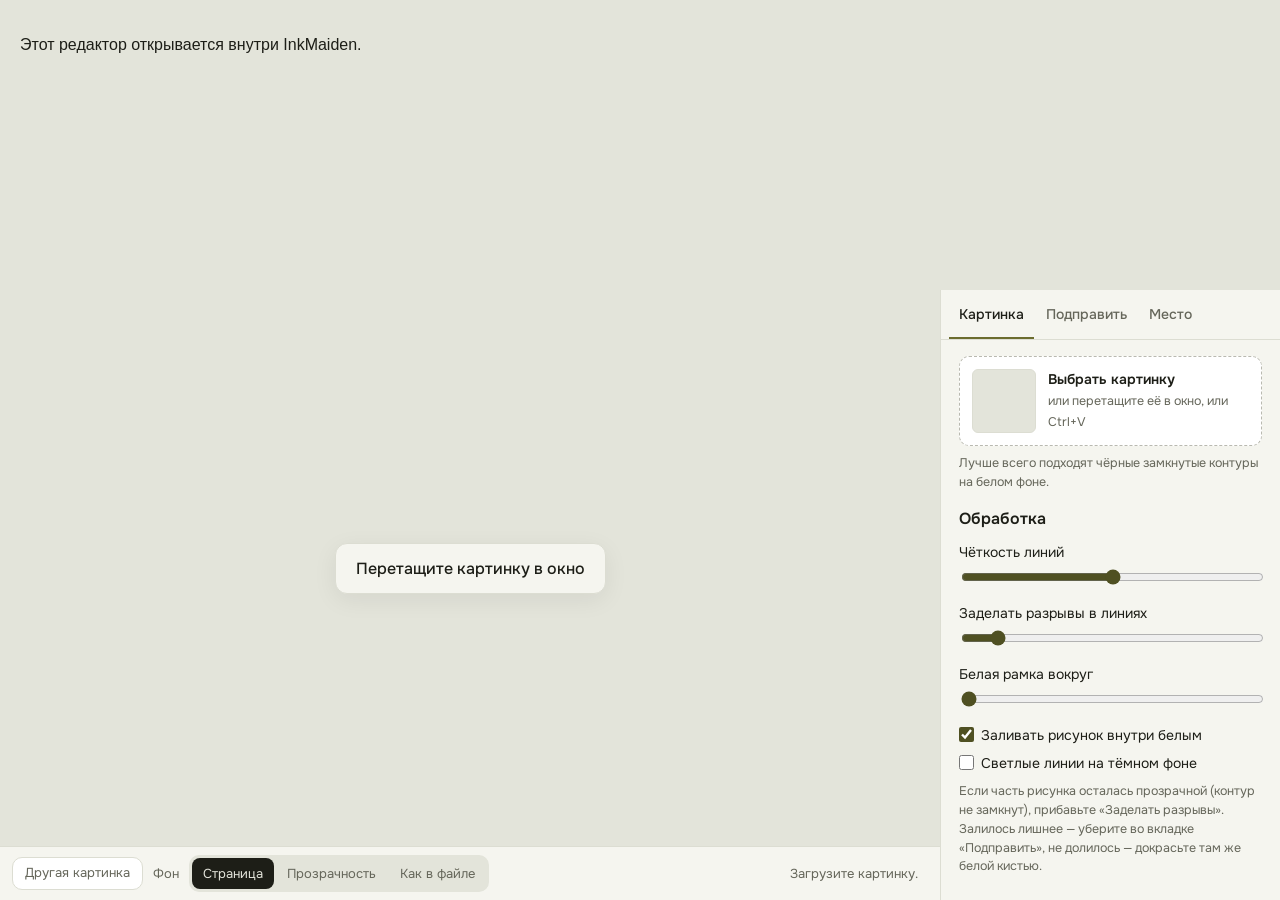
<file: ui/tools/sleep.html>
<!DOCTYPE html>
<html lang="ru">
<head>
<meta charset="utf-8">
<meta name="viewport" content="width=device-width, initial-scale=1">
<title>Иконка сна для PocketBook</title>
<style>
  :root{
    --paper:#E3E4DA;      /* фон сцены — серый e-ink */
    --panel:#F5F5EF;
    --ink:#1D1E17;
    --muted:#65665A;
    --rule:#DCDDD2;
    --olive:#6B6C2E;      /* акцент «чернила» (только оформление) */
    --olive-deep:#4F5022;
    --olive-wash:#EDEEDC;
    --graphite:#2D2D2B;
    --bad:#9E3D2C;
    --good:#4C6A2C;
    --serif:"Literata",Georgia,"Times New Roman",serif;
    --sans:"Onest","Segoe UI",system-ui,sans-serif;
    --mono:"JetBrains Mono",Consolas,"Cascadia Mono",monospace;
  }
  *{box-sizing:border-box}
  html,body{margin:0;height:100%}
  body{background:var(--paper);color:var(--ink);font:14px/1.5 var(--sans);display:grid;grid-template-rows:auto 1fr auto auto;overflow:hidden}
  button,input,select{font:inherit;color:inherit}
  :focus-visible{outline:2px solid var(--olive);outline-offset:2px}

  /* шапка */
  header{display:flex;align-items:center;gap:18px;padding:12px 20px;background:var(--panel);border-bottom:1px solid var(--rule)}
  .brand{display:flex;align-items:baseline;gap:10px;margin-right:auto}
  .brand h1{font:650 23px/1.1 var(--serif);margin:0;letter-spacing:-.01em}
  .brand span{color:var(--muted);font-size:13px}
  #chips{display:flex;gap:8px;flex-wrap:wrap}
  .chip{display:inline-flex;align-items:center;gap:7px;padding:5px 11px 5px 9px;border-radius:999px;border:1px solid var(--rule);background:#fff;font-size:13px;white-space:nowrap}
  .chip i{width:9px;height:9px;border-radius:50%;border:1.5px solid #9a9a92}
  .chip small{color:var(--muted);font-size:12px}
  .chip.on{border-color:var(--olive);background:var(--olive-wash)}
  .chip.on i{background:var(--olive);border-color:var(--olive)}
  .chip.unk i{border-color:var(--bad)}
  .btn{padding:7px 12px;border-radius:8px;border:1px solid var(--rule);background:#fff;cursor:pointer;line-height:1.3}
  .btn:hover{border-color:#a9a9a0}
  .btn:disabled{opacity:.45;cursor:default}
  .btn.primary{background:var(--olive-deep);border-color:var(--olive-deep);color:#fff;font-weight:600;padding:9px 16px}
  .btn.primary:hover{background:#45451f}
  .btn.on{background:var(--ink);border-color:var(--ink);color:#fff}
  .btn.sm{padding:5px 10px;font-size:13px}

  /* основная зона */
  main{display:grid;grid-template-columns:316px 1fr;min-height:0}
  aside{background:var(--panel);border-right:1px solid var(--rule);display:flex;flex-direction:column;min-height:0}
  .tabs{display:flex;gap:2px;border-bottom:1px solid var(--rule);padding:0 8px}
  .tabs button{border:0;background:none;padding:12px 10px 10px;white-space:nowrap;flex:0 0 auto;cursor:pointer;color:var(--muted);border-bottom:2px solid transparent;font-weight:500}
  .tabs button.on{color:var(--ink);border-bottom-color:var(--olive)}
  .pane{display:none;overflow:auto;padding:16px 18px 24px}
  .pane.on{display:block}
  .pane h2{font:600 16px/1.3 var(--serif);margin:18px 0 8px}
  .pane h2:first-child{margin-top:0}
  .field{margin:12px 0}
  .field label{display:flex;justify-content:space-between;margin-bottom:4px}
  .field output{color:var(--muted);font-variant-numeric:tabular-nums}
  input[type=range]{width:100%;accent-color:var(--olive-deep)}
  input[type=checkbox]{accent-color:var(--olive-deep);width:15px;height:15px;vertical-align:-2px;margin:0 7px 0 0}
  .check{display:block;margin:7px 0;cursor:pointer}
  .hint{color:var(--muted);font-size:12.5px;line-height:1.5;margin:8px 0 0}
  .hint kbd,.keys kbd{font:600 11px var(--mono);border:1px solid var(--rule);border-bottom-width:2px;border-radius:4px;padding:0 5px;background:transparent;color:inherit}
  #drop{display:flex;gap:12px;align-items:center;border:1.5px dashed #b9b9b0;border-radius:10px;padding:12px;cursor:pointer;background:#fff}
  #drop:hover{border-color:var(--olive)}
  #thumb{width:64px;height:64px;border-radius:6px;background:var(--paper) center/contain no-repeat;flex:none;border:1px solid var(--rule)}
  #drop b{display:block;font-weight:600}
  #drop span{color:var(--muted);font-size:12.5px}
  .tools{display:grid;grid-template-columns:1fr 1fr;gap:6px}
  .tools .btn{display:flex;justify-content:space-between;align-items:center;text-align:left}
  .tools .btn kbd{font:600 11px var(--mono);opacity:.6}
  .row{display:flex;gap:8px;flex-wrap:wrap;align-items:center}
  .corners{display:grid;grid-template-columns:repeat(3,38px);gap:5px}
  .corners .btn{padding:0;height:34px;font-size:15px}
  .corners .btn.on{background:var(--olive-wash);border-color:var(--olive);color:var(--ink)}
  .keys{display:grid;grid-template-columns:auto 1fr;gap:5px 10px;font-size:12.5px;color:var(--muted);margin-top:8px}
  details{margin-top:16px;border-top:1px solid var(--rule);padding-top:10px}
  details summary{cursor:pointer;color:var(--muted)}
  code{font:12px var(--mono);background:#ebebe5;padding:1px 4px;border-radius:4px}

  /* сцена с читалками */
  .stage{position:relative;display:flex;flex-direction:column;min-width:0;min-height:0}
  .stagebar{display:flex;align-items:center;gap:10px;padding:10px 18px;color:var(--muted);font-size:13px}
  .seg{display:inline-flex;border:1px solid var(--rule);border-radius:8px;overflow:hidden;background:#fff}
  .seg button{border:0;background:none;padding:5px 11px;cursor:pointer;font-size:13px;color:var(--muted)}
  .seg button+button{border-left:1px solid var(--rule)}
  .seg button.on{background:var(--ink);color:#fff}
  #rack{flex:1;display:flex;align-items:flex-end;justify-content:center;gap:42px;padding:6px 24px 18px;min-height:0}
  figure.device{margin:0;display:flex;flex-direction:column;align-items:center;gap:10px;cursor:pointer}
  .bezel{background:var(--graphite);border-radius:20px;box-shadow:inset 0 0 0 1px #444441,0 1px 0 #fff8;transition:box-shadow .2s}
  .device.active .bezel{box-shadow:inset 0 0 0 1px #444441,0 0 0 3px var(--olive)}
  .screen{position:relative;line-height:0;border-radius:3px;overflow:hidden;background:#EFEFEA}
  .screen canvas{display:block;touch-action:none}
  .device:not(.active) canvas{pointer-events:none}
  .device.active .screen canvas{cursor:grab}
  body[data-tool=erase] .device.active canvas,body[data-tool=fill] .device.active canvas,body[data-tool=brush] .device.active canvas,body[data-tool=white] .device.active canvas,body[data-tool=lasso] .device.active canvas,body[data-tool=black] .device.active canvas{cursor:crosshair}
  figcaption{text-align:center;line-height:1.3}
  figcaption b{display:block;font:600 15px var(--serif)}
  figcaption span{color:var(--muted);font-size:12.5px}
  .device:not(.active) figcaption b{color:var(--muted)}
  /* полное обновление e-ink после записи */
  .screen::after{content:"";position:absolute;inset:0;pointer-events:none;opacity:0;background:#000}
  .screen.flash::after{animation:eink .9s steps(1,end)}
  @keyframes eink{0%{opacity:1;background:#000}22%{opacity:1;background:#EFEFEA}44%{opacity:1;background:#000}66%{opacity:1;background:#EFEFEA}100%{opacity:0}}
  @media (prefers-reduced-motion:reduce){.screen.flash::after{animation:none}}
  #empty{position:absolute;inset:52px 0 0;display:none;align-items:center;justify-content:center;pointer-events:none}
  body.noimg #empty{display:flex}
  #empty p{background:var(--panel);border:1px solid var(--rule);border-radius:12px;padding:14px 20px;font:500 16px var(--serif);box-shadow:0 6px 24px #0001}
  #dropover{position:fixed;inset:0;display:none;align-items:center;justify-content:center;background:color-mix(in srgb,var(--olive) 15%,transparent);border:3px dashed var(--olive);z-index:20;font:600 22px var(--serif);color:var(--olive-deep)}
  body.dragging #dropover{display:flex}

  /* статус и журнал */
  footer{display:flex;align-items:center;gap:12px;padding:7px 18px;background:var(--panel);border-top:1px solid var(--rule);font-size:13px}
  #status{flex:1;color:var(--muted);white-space:nowrap;overflow:hidden;text-overflow:ellipsis}
  #status.ok{color:var(--good)} #status.err{color:var(--bad)}
  #logbox{display:none;height:220px;flex-direction:column;background:#232321;color:#D9D9D2}
  body.logon #logbox{display:flex}
  #loghead{display:flex;gap:8px;align-items:center;padding:6px 14px;border-bottom:1px solid #34342f;font-size:12.5px}
  #loghead b{flex:1;font-weight:600;color:#fff}
  #loghead .btn{background:#30302d;border-color:#41413c;color:#D9D9D2}
  #log{flex:1;overflow:auto;padding:8px 14px;font:12.5px/1.6 var(--mono);white-space:pre-wrap}
  #log .t{color:#70706a}
  #log .ok{color:#B5C98A} #log .warn{color:#E2C46C} #log .err{color:#F09A86} #log .dim{color:#8F8F88}
  #log .head{color:#fff;font-weight:600;margin-top:8px}
  #log .path{color:#C9C98F}

  dialog{border:1px solid var(--rule);border-radius:14px;padding:20px;max-width:360px;background:var(--panel);color:var(--ink);box-shadow:0 20px 50px #0003}
  dialog::backdrop{background:#1b1b1a55}
  dialog h3{font:600 18px var(--serif);margin:0 0 4px}

  @media (max-width:900px){
    body{overflow:auto;grid-template-rows:auto auto auto auto}
    main{grid-template-columns:1fr}
    aside{border-right:0;border-bottom:1px solid var(--rule)}
    #rack{flex-wrap:wrap;min-height:60vh}
    header{flex-wrap:wrap}
  }
</style>
<style>
@font-face{font-family:Onest;font-weight:400;src:url(../fonts/onest-cyrillic-400-normal.woff2) format("woff2");unicode-range:U+0400-04FF}
@font-face{font-family:Onest;font-weight:400;src:url(../fonts/onest-latin-400-normal.woff2) format("woff2");unicode-range:U+0000-00FF,U+2000-206F,U+2212}
@font-face{font-family:Onest;font-weight:500;src:url(../fonts/onest-cyrillic-500-normal.woff2) format("woff2");unicode-range:U+0400-04FF}
@font-face{font-family:Onest;font-weight:500;src:url(../fonts/onest-latin-500-normal.woff2) format("woff2");unicode-range:U+0000-00FF,U+2000-206F,U+2212}
@font-face{font-family:Onest;font-weight:600;src:url(../fonts/onest-cyrillic-600-normal.woff2) format("woff2");unicode-range:U+0400-04FF}
@font-face{font-family:Onest;font-weight:600;src:url(../fonts/onest-latin-600-normal.woff2) format("woff2");unicode-range:U+0000-00FF,U+2000-206F,U+2212}
</style>
<script>
var IM = window.parent && window.parent.inkmaidenBridge;
if (!IM) document.write('<p style="font:16px sans-serif;padding:20px">Этот редактор открывается внутри InkMaiden.</p>');
document.documentElement.dataset.theme = IM ? IM.theme() : 'light';
</script><style>
/* внутри InkMaiden: шапку, выбор читалок и запись заменяет верхняя панель раздела; шрифт программы, тёмная тема */
:root{--serif:"Onest","Segoe UI",system-ui,sans-serif}
body{grid-template-rows:1fr auto auto}
body>header,[data-tab="readers"],#pane-readers{display:none!important}
/* журнал — во всплывающем окне InkMaiden после установки, здесь не нужен */
#logToggle,#logbox{display:none!important}
/* единая раскладка редакторов InkMaiden: просмотр слева, настройки справа во вкладках, строка вида — под просмотром */
footer{display:none!important}
body{grid-template-rows:1fr auto}
main{grid-template-columns:minmax(0,1fr) 340px}
aside{order:2;border-right:0;border-left:1px solid var(--rule)}
.tabs{padding:0 8px}
.tabs button{padding:14px 10px 12px;font-size:14px}
.stagebar{order:3;padding:8px 12px;border-top:1px solid var(--rule);background:var(--panel);gap:10px;flex-wrap:wrap;min-height:52px}
.stagebar .lbl{color:var(--muted)}
.stagebar .grow{flex:1}
#status{flex:0 1 auto;max-width:46%;font-size:13px}
#scaleNote{font-size:13px;color:var(--muted)}
#empty{inset:0 0 52px}
.seg{border:0;border-radius:10px;padding:3px;gap:2px;background:var(--paper)}
.seg button{border-radius:8px;padding:6px 11px}
.seg button+button{border-left:0}
.seg button.on{background:var(--ink);color:var(--paper)}
.btn{border-radius:10px}
@media (max-width:900px){body{overflow:hidden;grid-template-rows:1fr auto}main{grid-template-columns:minmax(0,1fr) 300px}aside{border-bottom:0}#rack{flex-wrap:nowrap;min-height:0}}
@media (max-width:640px){body{overflow:auto}main{grid-template-columns:1fr}aside{border-left:0;border-top:1px solid var(--rule)}#rack{min-height:60vh}#status{max-width:none}}
:root[data-theme="dark"]{--paper:#121310;--panel:#1F2019;--ink:#EDEDE3;--muted:#A2A394;--rule:#35362C;--olive:#BDBE74;--olive-deep:#D3D48E;--olive-wash:#2B2C1E;--graphite:#0B0C09}
:root[data-theme="dark"] .btn,:root[data-theme="dark"] .chip,:root[data-theme="dark"] select,:root[data-theme="dark"] input:not([type=range]):not([type=checkbox]){background:#26271F;color:#EDEDE3;border-color:#35362C}
:root[data-theme="dark"] .btn.primary{background:#BDBE74;color:#1B1C12;border-color:#BDBE74}
:root[data-theme="dark"] #log{background:#191A15;color:#D3D4C7}
:root[data-theme="dark"] #drop,:root[data-theme="dark"] .seg{background:#26271F}
:root[data-theme="dark"] .seg button.on,:root[data-theme="dark"] .btn.on{background:#EDEDE3;color:#191A15;border-color:#EDEDE3}
</style>
</head>
<body class="noimg" data-tool="move">
<header>
  <div class="brand"><h1>Иконка сна</h1><span>для читалок PocketBook</span></div>
  <div id="chips"></div>
  <button id="write" class="btn primary">Записать на читалки</button>
</header>

<main>
<aside>
  <nav class="tabs" role="tablist">
    <button class="on" data-tab="pic">Картинка</button>
    <button data-tab="edit">Подправить</button>
    <button data-tab="place" title="Где рисунок будет на экране">Место</button>
    <button data-tab="readers">Читалки</button>
  </nav>

  <section class="pane on" id="pane-pic">
    <div id="drop" tabindex="0"><div id="thumb"></div><div><b>Выбрать картинку</b><span>или перетащите её в окно, или Ctrl+V</span></div></div>
    <input id="file" type="file" accept="image/*" hidden>
    <p class="hint">Лучше всего подходят чёрные замкнутые контуры на белом фоне.</p>
    <h2>Обработка</h2>
    <div class="field"><label for="thr">Чёткость линий <output id="thrV"></output></label><input id="thr" type="range" min="40" max="240" value="140"></div>
    <div class="field"><label for="gap">Заделать разрывы в линиях <output id="gapV"></output></label><input id="gap" type="range" min="1" max="81" step="2" value="9"></div>
    <div class="field"><label for="outline">Белая рамка вокруг <output id="outlineV"></output></label><input id="outline" type="range" min="0" max="20" value="0"></div>
    <label class="check"><input id="fillInside" type="checkbox" checked>Заливать рисунок внутри белым</label>
    <label class="check"><input id="invert" type="checkbox">Светлые линии на тёмном фоне</label>
    <p class="hint">Если часть рисунка осталась прозрачной (контур не замкнут), прибавьте «Заделать разрывы». Залилось лишнее — уберите во вкладке «Подправить», не долилось — докрасьте там же белой кистью.</p>
  </section>

  <section class="pane" id="pane-edit">
    <h2>Инструмент</h2>
    <div class="tools" id="tools">
      <button class="btn on" data-t="move">Двигать <kbd>V</kbd></button>
      <button class="btn" data-t="erase">Убрать <kbd>E</kbd></button>
      <button class="btn" data-t="fill">Залить <kbd>F</kbd></button>
      <button class="btn" data-t="brush">Ластик <kbd>B</kbd></button>
      <button class="btn" data-t="white">Белая кисть <kbd>W</kbd></button>
      <button class="btn" data-t="black">Чёрная кисть <kbd>K</kbd></button>
      <button class="btn" data-t="lasso">Обвести <kbd>L</kbd></button>
    </div>
    <div class="field"><label for="brush">Размер кисти <output id="brushV"></output></label><input id="brush" type="range" min="2" max="60" value="12"></div>
    <div class="row"><button class="btn sm" id="undo" disabled>Отменить</button><button class="btn sm" id="resetEdits">Сбросить правки</button></div>
    <p class="hint">«Убрать» делает прозрачным кусок, по которому кликнули, например просвет внутри буквы Z. «Залить» закрашивает его белым. Ластик стирает всё под кистью, вместе с линиями. Белая кисть закрашивает белым — если заливка не попала в часть рисунка. Чёрная кисть дорисовывает контур; ею же можно закрыть разрыв в линии, и заливка внутри сразу пересчитается.</p>
    <h2>Ручная обводка</h2>
    <p class="hint" style="margin-top:0">Для фото и рисунков без замкнутого контура. Возьмите «Обвести» и ведите мышкой вокруг нужной части, отпустите — обводка замкнётся. Внутри всё останется как есть, снаружи станет прозрачным. С <kbd>Shift</kbd> — добавить кусок, с <kbd>Alt</kbd> — вырезать.</p>
    <div class="field"><label for="lassoStroke">Чёрная линия по краю обводки <output id="lassoStrokeV"></output></label><input id="lassoStroke" type="range" min="0" max="24" value="0"></div>
    <button class="btn sm" id="lassoClear" disabled>Убрать обводку</button>
    <h2>Клавиши</h2>
    <div class="keys">
      <span><kbd>Ctrl</kbd>+<kbd>Z</kbd></span><span>отменить</span>
      <span><kbd>←</kbd><kbd>→</kbd><kbd>↑</kbd><kbd>↓</kbd></span><span>сдвиг, с <kbd>Shift</kbd> — крупнее</span>
      <span>колесо</span><span>размер рисунка</span>
    </div>
  </section>

  <section class="pane" id="pane-place">
    <div class="field"><label for="size">Ширина рисунка <output id="sizeV"></output></label><input id="size" type="range" min="8" max="100" value="44"></div>
    <h2>Угол</h2>
    <div class="row" style="align-items:flex-start;gap:18px">
      <div class="corners" id="corners">
        <button class="btn" data-c="tl" aria-label="Слева сверху">↖</button><button class="btn" data-c="tc" aria-label="Сверху">↑</button><button class="btn" data-c="tr" aria-label="Справа сверху">↗</button>
        <button class="btn" data-c="cl" aria-label="Слева">←</button><button class="btn" data-c="cc" aria-label="По центру">•</button><button class="btn" data-c="cr" aria-label="Справа">→</button>
        <button class="btn on" data-c="bl" aria-label="Слева снизу">↙</button><button class="btn" data-c="bc" aria-label="Снизу">↓</button><button class="btn" data-c="br" aria-label="Справа снизу">↘</button>
      </div>
      <div>
        <button class="btn sm" id="flip">Отразить</button>
        <label class="check" style="margin-top:10px"><input id="snapEdge" type="checkbox">Вплотную к краю</label>
      </div>
    </div>
    <p class="hint">Положение общее для всех читалок: на экранах разного размера рисунок встанет в тот же угол с тем же отступом.</p>
  </section>

  <section class="pane" id="pane-readers">
    <h2>Мои читалки</h2>
    <div id="myModels"></div>
    <h2>Диски</h2>
    <div class="row"><button class="btn sm" id="pick">Добавить диск читалки</button><button class="btn sm" id="check2">Проверить</button><button class="btn sm" id="restore">Вернуть стандартную</button></div>
    <p class="hint" id="targetInfo">Подключите читалку и нажмите «Записать на читалки». В первый раз редактор спросит, какая это модель, и оставит на ней метку <code>pb_sleep_model.txt</code>, чтобы дальше не путать Verse и InkPad.</p>
    <details>
      <summary>Нет кнопки записи или другой браузер</summary>
      <button id="download" class="btn sm" style="margin-top:10px">Скачать архив со скриптом</button>
      <p class="hint">В архиве папки под каждую отмеченную читалку и <code>install_sleep_icon.ps1</code>. Распакуйте, подключите читалки и запустите скрипт правой кнопкой → «Выполнить с помощью PowerShell».</p>
    </details>
  </section>
</aside>

<div class="stage">
  <div id="rack"></div>
  <div id="empty"><p>Перетащите картинку в окно</p></div>
  <div class="stagebar">
    <button class="btn" id="openOther" title="Открыть другую картинку">Другая картинка</button>
    <span class="lbl">Фон</span>
    <div class="seg" id="bgs"><button class="on" data-b="page">Страница</button><button data-b="checker">Прозрачность</button><button data-b="key">Как в файле</button></div>
    <span class="grow"></span>
    <div id="status">Загрузите картинку.</div>
    <span id="scaleNote"></span>
  </div>
</div>
</main>

<footer>
  <button class="btn sm" id="logToggle">Журнал</button>
</footer>
<div id="logbox">
  <div id="loghead"><b>Журнал</b><button class="btn sm" id="check">Проверить читалки</button><button class="btn sm" id="logCopy">Копировать</button><button class="btn sm" id="logClear">Очистить</button></div>
  <div id="log"></div>
</div>

<div id="dropover">Отпустите, чтобы загрузить</div>
<dialog id="ask"><form method="dialog">
  <h3>Какая это читалка?</h3>
  <p class="hint" id="askWhere" style="margin:0 0 12px"></p>
  <div id="askBtns" style="display:flex;flex-direction:column;gap:6px"></div>
  <div style="margin-top:12px;text-align:right"><button class="btn sm" value="">Отмена</button></div>
</form></dialog>
<script>
"use strict";
const DEMO = "[data-uri]";
const MODELS = IM.sleepModels();
const KEY = [128,128,64];
const NAME = "taskmgr_lock_background.bmp";
const NAME_L = "taskmgr_lock_background_landscape.bmp";
const MAXSRC = 1400;

const $ = id => document.getElementById(id);
const S = {
  src:null, w:0, h:0, gray:null, line:null, outside:null,
  ov:null, lasso:null, draft:null, undo:[], sprite:null, bbox:null,
  place:{x:0,y:0,s:1}, flip:false, tool:"move", bg:"page",
  active:null, W:0, H:0, corner:"bl", cv:{}, cursor:null,
};

/* ---------- статус и журнал ---------- */
function setStatus(t, cls=""){ const s=$("status"); s.textContent=t; s.className=cls; s.title=t; }
const LOG=$("log");
const esc=s=>String(s).replace(/[&<>]/g,c=>({"&":"&amp;","<":"&lt;",">":"&gt;"}[c]));
function log(html, cls=""){
  const d=document.createElement("div"); d.className=cls;
  const t=new Date().toLocaleTimeString("ru-RU");
  d.innerHTML = cls==="head" ? html : `<span class="t">${t}</span>  ${html}`;
  LOG.append(d); LOG.scrollTop=LOG.scrollHeight;
}
const P = s=>`<span class="path">${esc(s)}</span>`;
const MB = n=> n>=1e6 ? (n/1e6).toFixed(1)+" МБ" : n>=1e3 ? Math.round(n/1e3)+" КБ" : n+" Б";
function setLog(on){ document.body.classList.toggle("logon",on); $("logToggle").classList.toggle("on",on); try{localStorage.setItem("pb_log",on?"1":"0")}catch(e){} requestAnimationFrame(layoutDevices); }
function openLog(){ setLog(true); }
$("logToggle").onclick=()=>setLog(!document.body.classList.contains("logon"));
$("logClear").onclick=()=>{ LOG.innerHTML=""; };
$("logCopy").onclick=async()=>{ try{ await navigator.clipboard.writeText(LOG.innerText); setStatus("Журнал скопирован","ok"); }catch(e){ setStatus("Не удалось скопировать журнал","err"); } };

/* ---------- вкладки и элементы управления ---------- */
document.querySelectorAll(".tabs button").forEach(b=>b.onclick=()=>{
  document.querySelectorAll(".tabs button").forEach(x=>x.classList.toggle("on",x===b));
  document.querySelectorAll(".pane").forEach(p=>p.classList.toggle("on",p.id==="pane-"+b.dataset.tab));
});
function syncVals(){ $("thrV").textContent=$("thr").value; $("gapV").textContent=$("gap").value+" px"; $("outlineV").textContent=+$("outline").value?$("outline").value+" px":"нет"; $("sizeV").textContent=$("size").value+"% экрана"; $("brushV").textContent=$("brush").value+" px"; if($("lassoStroke")) $("lassoStrokeV").textContent=+$("lassoStroke").value?$("lassoStroke").value+" px":"нет"; }
syncVals();
let pending=0;
function schedule(fn){ cancelAnimationFrame(pending); pending=requestAnimationFrame(fn); }
for (const id of ["thr","gap","outline"]) $(id).oninput=()=>{ syncVals(); schedule(processImage); };
for (const id of ["fillInside","invert"]) $(id).onchange=()=>processImage();
$("size").oninput=()=>{ syncVals(); resizeTo(+$("size").value/100); };
$("brush").oninput=syncVals;

function setTool(t){
  S.tool=t; document.body.dataset.tool=t;
  document.querySelectorAll("#tools .btn").forEach(x=>x.classList.toggle("on",x.dataset.t===t));
  S.cursor=null; render();
}
document.querySelectorAll("#tools .btn").forEach(b=>b.onclick=()=>setTool(b.dataset.t));
document.querySelectorAll("#bgs button").forEach(b=>b.onclick=()=>{
  S.bg=b.dataset.b; document.querySelectorAll("#bgs button").forEach(x=>x.classList.toggle("on",x===b)); render(true);
});
function markCorner(c){ document.querySelectorAll("#corners .btn").forEach(x=>x.classList.toggle("on",x.dataset.c===c)); }
document.querySelectorAll("#corners .btn").forEach(b=>b.onclick=()=>{ S.corner=b.dataset.c; markCorner(S.corner); fitToCorner(true); render(true); });
$("snapEdge").onchange=()=>{ fitToCorner(true); render(true); };
$("flip").onclick=()=>{ if(S.bbox){ const r=relFromCurrent(); S.flip=!S.flip; placeFor(r); } else S.flip=!S.flip; $("flip").classList.toggle("on",S.flip); render(true); };
$("undo").onclick=()=>{ if(!S.undo.length) return; const u=S.undo.pop(); S.ov=u.ov; S.lasso=u.lasso; $("undo").disabled=!S.undo.length; buildLassoEdge(); processImage(); $("lassoClear").disabled=!S.lasso; };
$("resetEdits").onclick=()=>{ if(!S.ov) return; pushUndo(); S.ov.fill(0); S.lasso=null; buildLassoEdge(); processImage(); $("lassoClear").disabled=true; };
$("lassoClear").onclick=()=>{ if(!S.lasso) return; pushUndo(); S.lasso=null; lassoChanged(); setStatus("Обводка убрана — снова работает автоматическое выделение"); };
$("lassoStroke").oninput=()=>{ syncVals(); if(S.lasso){ buildLassoEdge(); buildSprite(); render(true); } };
function lassoChanged(){ $("lassoClear").disabled=!S.lasso; buildLassoEdge(); buildSprite(); render(true); }
function buildLassoEdge(){
  S.lassoEdge=null; const t=+$("lassoStroke").value; if(!S.lasso||!t) return;
  const {w,h}=S, inner=erode(S.lasso,w,h,t), e=new Uint8Array(w*h);
  for(let i=0;i<e.length;i++) e[i]= S.lasso[i]&&!inner[i] ? 1:0;
  S.lassoEdge=e;
}

/* ---------- мои читалки и устройства на сцене ---------- */
function loadMy(){ try{ const v=JSON.parse(localStorage.getItem("pb_my")); if(Array.isArray(v)&&v.filter(k=>MODELS[k]).length) return v.filter(k=>MODELS[k]); }catch(e){} return ["inkpad-color-3","verse"]; }
let MY=Object.keys(MODELS);
function saveMy(){ try{ localStorage.setItem("pb_my",JSON.stringify(MY)); }catch(e){} }
function renderMy(){
  const box=$("myModels"); box.innerHTML="";
  for(const [k,[w,h,n,dg]] of Object.entries(MODELS)){
    const l=document.createElement("label"); l.className="check";
    l.innerHTML=`<input type="checkbox" value="${k}" ${MY.includes(k)?"checked":""}>${n} <span class="hint">${w}×${h}, ${String(dg).replace(".",",")}″</span>`;
    l.querySelector("input").onchange=e=>{
      MY = e.target.checked ? Object.keys(MODELS).filter(x=>x===k||MY.includes(x)) : MY.filter(x=>x!==k);
      if(!MY.length){ MY=[k]; e.target.checked=true; }
      saveMy(); buildDevices(); renderChips();
    };
    box.append(l);
  }
}
function buildDevices(){
  const rack=$("rack"); rack.innerHTML=""; S.cv={};
  for(const m of MY){
    const [W,H,n,dg]=MODELS[m];
    const f=document.createElement("figure"); f.className="device"; f.dataset.m=m;
    f.innerHTML=`<div class="bezel"><div class="screen"><canvas width="${W}" height="${H}"></canvas></div></div>
      <figcaption><b>${n}</b><span>${W} × ${H}, ${String(dg).replace(".",",")}″</span></figcaption>`;
    f.onclick=()=>{ if(S.active!==m) setActive(m); };
    rack.append(f); S.cv[m]=f.querySelector("canvas");
  }
  let a=null; try{ a=localStorage.getItem("pb_active"); }catch(e){}
  setActive(MY.includes(S.active)?S.active : MY.includes(a)? a : MY[0], true);
  layoutDevices();
}
function setActive(m, quiet){
  const rel = S.bbox && S.W ? relFromCurrent() : null;
  S.active=m; [S.W,S.H]=MODELS[m];
  if(rel) placeFor(rel); else fitToCorner();
  document.querySelectorAll(".device").forEach(d=>d.classList.toggle("active",d.dataset.m===m));
  try{ localStorage.setItem("pb_active",m); }catch(e){}
  if(!quiet) setStatus(`Правка на ${MODELS[m][2]}. Положение перенесётся на остальные читалки.`);
  syncSizeSlider(); render(true);
}
function layoutDevices(){
  const rack=$("rack"); if(!rack.clientHeight) return;
  const narrow = innerWidth<=900;
  const availH = narrow ? innerHeight*0.6 : rack.clientHeight-24-48;  // минус подпись
  const availW = rack.clientWidth-48-(MY.length-1)*42;
  const maxD=Math.max(...MY.map(m=>MODELS[m][3]));
  // высота экрана = diag*0.8*k (3:4), рамка добавляет ~16% по высоте и ~10% по ширине
  const kH = availH/(maxD*0.8*1.16);
  const kW = availW/MY.reduce((a,m)=>a+MODELS[m][3]*0.6*1.11,0);
  const k=Math.max(20, narrow? kH : Math.min(kH,kW));
  for(const m of MY){ const [W,H,,dg]=MODELS[m], cv=S.cv[m];
    const h=dg*0.8*k, w=h*W/H; cv.style.height=h+"px"; cv.style.width=w+"px";
    const bz=cv.closest(".bezel"); bz.style.padding=`${w*0.055}px ${w*0.055}px ${w*0.13}px`; bz.style.borderRadius=(w*0.07)+"px"; }
  const ds=MY.map(m=>String(MODELS[m][3]).replace(".",",")+"″");
  $("scaleNote").textContent = MY.length>1 ? `Читалки в настоящем масштабе: ${[...new Set(ds)].join(" и ")}` : "";
}
addEventListener("resize",()=>schedule(layoutDevices));

/* ---------- загрузка картинки ---------- */
$("drop").onclick=()=>$("file").click();
$("drop").onkeydown=e=>{ if(e.key==="Enter"||e.key===" "){ e.preventDefault(); $("file").click(); } };
$("file").onchange=e=>{ if(e.target.files[0]) loadFile(e.target.files[0]); e.target.value=""; };
let dragDepth=0;
addEventListener("dragenter",e=>{ if([...e.dataTransfer.types].includes("Files")){ e.preventDefault(); dragDepth++; document.body.classList.add("dragging"); } });
addEventListener("dragover",e=>e.preventDefault());
addEventListener("dragleave",()=>{ if(--dragDepth<=0){ dragDepth=0; document.body.classList.remove("dragging"); } });
addEventListener("drop",e=>{ e.preventDefault(); dragDepth=0; document.body.classList.remove("dragging");
  const f=[...e.dataTransfer.files].find(f=>f.type.startsWith("image/")); if(f) loadFile(f); else setStatus("Это не картинка — нужен PNG, JPG, WebP или BMP","err"); });
addEventListener("paste",e=>{ const it=[...e.clipboardData.items].find(i=>i.type.startsWith("image/")); if(it) loadFile(it.getAsFile()); });

function loadFile(f){ loadURL(URL.createObjectURL(f), f.name); }
function loadURL(url, name, after){
  const img=new Image();
  img.onload=()=>{
    let w=img.naturalWidth, h=img.naturalHeight; const k=Math.min(1, MAXSRC/Math.max(w,h));
    const iw=Math.round(w*k), ih=Math.round(h*k), M=44; // белые поля, чтобы рисунок у края картинки тоже заливался
    w=iw+2*M; h=ih+2*M;
    const c=document.createElement("canvas"); c.width=w; c.height=h;
    const x=c.getContext("2d"); x.fillStyle="#fff"; x.fillRect(0,0,w,h); x.drawImage(img,M,M,iw,ih);
    const d=x.getImageData(0,0,w,h).data, g=new Uint8Array(w*h);
    for(let i=0,j=0;i<g.length;i++,j+=4) g[i]=(d[j]*299+d[j+1]*587+d[j+2]*114)/1000;
    S.img=img; S.src=g; S.w=w; S.h=h; S.ov=new Uint8Array(w*h); S.lasso=null; S.draft=null; S.undo=[]; $("undo").disabled=true;
    $("thumb").style.backgroundImage=`url("${url}")`;
    document.body.classList.remove("noimg");
    processImage(); fitToCorner(); syncSizeSlider(); render(true);
    setStatus(`Загружено: ${name||"картинка"}, ${img.naturalWidth}×${img.naturalHeight}`);
    log(`Картинка: <b>${esc(name||"картинка")}</b> ${img.naturalWidth}×${img.naturalHeight}`+(k<1?`, для обработки уменьшена до ${iw}×${ih}`:""));
    if(after) after();
  };
  img.onerror=()=>setStatus("Не удалось открыть картинку. Подойдёт PNG, JPG, WebP или BMP.","err");
  img.src=url;
}

/* ---------- processing ---------- */
function dilate(m,w,h,r){ // square max filter, separable
  if(r<=0) return m.slice();
  const t=new Uint8Array(w*h), o=new Uint8Array(w*h);
  for(let y=0;y<h;y++){ const b=y*w; let last=-1e9;
    for(let x=0;x<w;x++){ if(m[b+x]) last=x; }
    // two passes for exact window
    let cnt=0; const q=new Int32Array(w);
    let lastOn=-1e9;
    for(let x=0;x<w;x++){ if(m[b+x]) lastOn=x; if(x-lastOn<=r) t[b+x]=1; }
    lastOn=1e9;
    for(let x=w-1;x>=0;x--){ if(m[b+x]) lastOn=x; if(lastOn-x<=r) t[b+x]=1; }
  }
  for(let x=0;x<w;x++){
    let lastOn=-1e9;
    for(let y=0;y<h;y++){ if(t[y*w+x]) lastOn=y; if(y-lastOn<=r) o[y*w+x]=1; }
    lastOn=1e9;
    for(let y=h-1;y>=0;y--){ if(t[y*w+x]) lastOn=y; if(lastOn-y<=r) o[y*w+x]=1; }
  }
  return o;
}
function erode(m,w,h,r){ const inv=new Uint8Array(w*h); for(let i=0;i<inv.length;i++) inv[i]=m[i]?0:1; const d=dilate(inv,w,h,r); for(let i=0;i<d.length;i++) d[i]=d[i]?0:1; return d; }
function flood(passable,w,h,seeds,out){ // out: Uint8 marks 1
  const st=new Int32Array(w*h); let sp=0;
  for(const s of seeds){ if(passable[s]&&!out[s]){ out[s]=1; st[sp++]=s; } }
  while(sp){ const p=st[--sp], x=p%w;
    if(x>0){const n=p-1; if(passable[n]&&!out[n]){out[n]=1;st[sp++]=n;}}
    if(x<w-1){const n=p+1; if(passable[n]&&!out[n]){out[n]=1;st[sp++]=n;}}
    if(p>=w){const n=p-w; if(passable[n]&&!out[n]){out[n]=1;st[sp++]=n;}}
    if(p<w*(h-1)){const n=p+w; if(passable[n]&&!out[n]){out[n]=1;st[sp++]=n;}}
  }
  return out;
}

function processImage(){
  if(!S.src) return;
  const {w,h}=S, N=w*h, thr=+$("thr").value, gap=+$("gap").value, r=(gap-1)>>1;
  const inv=$("invert").checked;
  const g=new Uint8Array(N); for(let i=0;i<N;i++) g[i]= inv? 255-S.src[i] : S.src[i];
  const line=new Uint8Array(N); for(let i=0;i<N;i++) line[i]= g[i]<thr || S.ov[i]===4 ? 1:0;
  const closed=dilate(line,w,h,r);
  const free=new Uint8Array(N); for(let i=0;i<N;i++) free[i]=closed[i]?0:1;
  const seeds=[]; for(let x=0;x<w;x++){seeds.push(x, (h-1)*w+x);} for(let y=0;y<h;y++){seeds.push(y*w, y*w+w-1);}
  const out0=flood(free,w,h,seeds,new Uint8Array(N));
  // возвращаем «снаружи» вплотную к линиям, но только в пределах утолщения — внутрь через разрыв не пускаем
  const grow=dilate(out0,w,h,r+1), out=new Uint8Array(N);
  for(let i=0;i<N;i++) out[i] = !line[i] && (out0[i] || (grow[i] && closed[i])) ? 1:0;
  // белая обводка снаружи
  const ow=+$("outline").value, fillIn=$("fillInside").checked, halo=new Uint8Array(N);
  if(ow>0){ const m=new Uint8Array(N); for(let i=0;i<N;i++) m[i]= fillIn ? (out[i]?0:1) : line[i];
    const d=dilate(m,w,h,ow); for(let i=0;i<N;i++) halo[i]= d[i]&&!m[i] ? 1:0; }
  S.gray=g; S.line=line; S.outside=out; S.halo=halo;
  buildSprite(); render();
}

function finalAt(i){ // returns [opaque(0/1), value]
  const ov=S.ov[i], g=S.gray[i], line=S.line[i];
  if(ov===1) return 0;
  if(ov===2 && !line) return 2;
  return 3;
}
function buildSprite(){
  const {w,h}=S, N=w*h, thr=+$("thr").value, fillIn=$("fillInside").checked;
  const edge=Math.min(250,thr+50);
  const c=document.createElement("canvas"); c.width=w; c.height=h;
  const x=c.getContext("2d"), id=x.createImageData(w,h), d=id.data;
  let x0=w,y0=h,x1=-1,y1=-1;
  for(let i=0,j=0;i<N;i++,j+=4){
    const g=S.gray[i], ov=S.ov[i], ln=S.line[i];
    let a, v=Math.max(0,Math.min(255,(g-60)*255/140));
    if(ov===4){ a=255; v=0; }
    else if(S.lasso && ov!==3 && ov!==2){
      if(ov===1 || !S.lasso[i]) a=0;
      else if(S.lassoEdge && S.lassoEdge[i]){ a=255; v=0; }
      else { a=255; if(!ln && fillIn && g>=thr) v=255; }
    }
    else if(ov===1){ a=0; }
    else if(ov===3 || (ov===2 && !ln)){ a=255; v=255; }
    else if(ln){ a=255; }
    else if(!S.outside[i] && fillIn){ a=255; }
    else if(S.halo[i]){ a=255; v=255; }
    else { a = g<edge ? 255 : 0; }
    d[j]=d[j+1]=d[j+2]=v; d[j+3]=a;
    if(a){ const px=i%w, py=(i/w)|0; if(px<x0)x0=px; if(px>x1)x1=px; if(py<y0)y0=py; if(py>y1)y1=py; }
  }
  x.putImageData(id,0,0);
  S.sprite=c;
  S.bbox = x1<0 ? null : {x:x0,y:y0,w:x1-x0+1,h:y1-y0+1};
}

/* ---------- placement ---------- */
function bboxOnScreen(){ // bbox of drawn pixels in device coords
  const b=S.bbox; if(!b) return null; const s=S.place.s;
  const bx = S.flip ? (S.w-(b.x+b.w)) : b.x;
  return {x:S.place.x+bx*s, y:S.place.y+b.y*s, w:b.w*s, h:b.h*s};
}
function fitToCorner(keepSize){
  if(!S.bbox) return;
  const b=S.bbox;
  if(!keepSize){
    let s = S.W*(+$("size").value/100)/b.w;
    if(b.h*s > S.H*0.95) s = S.H*0.95/b.h;
    S.place.s=s;
  }
  const s=S.place.s, m = $("snapEdge").checked ? 0 : Math.round(S.W*0.035);
  const bw=b.w*s, bh=b.h*s, c=S.corner;
  const bx = c[1]==="l"? m : c[1]==="r"? S.W-bw-m : (S.W-bw)/2;
  const by = c[0]==="t"? m : c[0]==="b"? S.H-bh-m : (S.H-bh)/2;
  const off = S.flip ? (S.w-(b.x+b.w)) : b.x;
  S.place.x = bx - off*s; S.place.y = by - b.y*s;
}
function resizeTo(frac){
  if(!S.bbox) return;
  const before=bboxOnScreen(); const cx=before.x+before.w/2, cy=before.y+before.h/2;
  S.place.s = S.W*frac/S.bbox.w;
  const after=bboxOnScreen(); S.place.x += cx-(after.x+after.w/2); S.place.y += cy-(after.y+after.h/2);
  schedule(render);
}
function syncSizeSlider(){ if(S.bbox){ $("size").value=Math.round(S.bbox.w*S.place.s/S.W*100); syncVals(); } }

/* ---------- compose & render ---------- */
const comp=document.createElement("canvas"), cctx=comp.getContext("2d",{willReadFrequently:true});
function compose(){ // returns {rgb:Uint8Array(W*H*3), mask:Uint8Array}
  const {W,H}=S; comp.width=W; comp.height=H;
  cctx.clearRect(0,0,W,H);
  if(S.sprite){
    cctx.save(); cctx.imageSmoothingEnabled=true; cctx.imageSmoothingQuality="high";
    cctx.translate(S.place.x,S.place.y); cctx.scale(S.place.s,S.place.s);
    if(S.flip){ cctx.translate(S.w,0); cctx.scale(-1,1); }
    cctx.drawImage(S.sprite,0,0); cctx.restore();
  }
  const d=cctx.getImageData(0,0,W,H);
  const p=d.data, N=W*H, rgb=new Uint8Array(N*3), mask=new Uint8Array(N);
  for(let i=0,j=0,k=0;i<N;i++,j+=4,k+=3){
    if(p[j+3]>=128){ mask[i]=1; const v=p[j]; rgb[k]=rgb[k+1]=rgb[k+2]=v; p[j+1]=p[j+2]=v; p[j+3]=255; }
    else { rgb[k]=KEY[0]; rgb[k+1]=KEY[1]; rgb[k+2]=KEY[2]; p[j]=KEY[0];p[j+1]=KEY[1];p[j+2]=KEY[2]; p[j+3]=S.bg==="key"?255:0; }
  }
  cctx.putImageData(d,0,0);
  return {rgb,mask};
}

/* положение, не зависящее от разрешения: доля ширины + отступ от ближайшего края */
function relFromCurrent(){
  const b=bboxOnScreen(), W=S.W, H=S.H, cy=b.y+b.h/2;
  const anchor = cy > H*0.6 ? "b" : cy < H*0.4 ? "t" : "c";
  const y = anchor==="b" ? (H-b.y-b.h)/W : anchor==="t" ? b.y/W : cy/H;
  return {w:b.w/W, x:b.x/W, anchor, y};
}
function placeFor(rel){
  const b=S.bbox, W=S.W, H=S.H, s=rel.w*W/b.w, bw=b.w*s, bh=b.h*s;
  const bx=rel.x*W, by = rel.anchor==="b" ? H-rel.y*W-bh : rel.anchor==="t" ? rel.y*W : rel.y*H-bh/2;
  const off = S.flip ? (S.w-(b.x+b.w)) : b.x;
  S.place.s=s; S.place.x=bx-off*s; S.place.y=by-b.y*s;
}

/* ---------- отрисовка ---------- */
function drawBg(ctx){
  const {W,H}=S;
  if(S.bg==="checker"){
    const t=Math.round(W/40); for(let y=0;y<H;y+=t) for(let x=0;x<W;x+=t){ ctx.fillStyle=((x/t+y/t)&1)?"#d6d6d0":"#f2f2ee"; ctx.fillRect(x,y,t,t); }
    return;
  }
  ctx.fillStyle="#EFEFEA"; ctx.fillRect(0,0,W,H);
  if(S.bg==="page"){
    const step=Math.max(12,Math.round(H/42)), mx=Math.round(W/14);
    ctx.fillStyle="#a3a39c"; let n=0;
    for(let y=step*2.4;y<H-step*2.4;y+=step,n++){
      const end = (n%9===8)? W*0.5 : W-mx, start = (n%9===0)? mx+W*0.05 : mx;
      ctx.fillRect(start,y,end-start,Math.max(3,step*0.34));
    }
    ctx.fillStyle="#8a8a83"; ctx.font=`${Math.round(H/70)}px Literata, Georgia, serif`; ctx.textAlign="center";
    ctx.fillText("62 / 400", W/2, H-step*0.9);
  }
}
function renderModel(m, rel){
  const cv=S.cv[m]; if(!cv) return;
  const ctx=cv.getContext("2d"), isA = m===S.active;
  const saved = isA ? null : {W:S.W,H:S.H,place:{...S.place}};
  if(!isA){ [S.W,S.H]=MODELS[m]; if(rel) placeFor(rel); }
  drawBg(ctx);
  if(S.sprite&&S.bbox){ compose(); ctx.drawImage(comp,0,0); }
  if(isA && isBrush(S.tool) && S.cursor){
    ctx.strokeStyle= S.tool==="white" ? "#55552A" : S.tool==="black" ? "#000" : "#9E3D2C"; ctx.lineWidth=Math.max(2,S.W/450);
    ctx.beginPath(); ctx.arc(S.cursor.x,S.cursor.y,+$("brush").value*S.place.s,0,7); ctx.stroke();
  }
  if(isA && S.draft && S.draft.length>1){
    ctx.save(); ctx.lineWidth=Math.max(2,S.W/400); ctx.setLineDash([ctx.lineWidth*4,ctx.lineWidth*3]); ctx.strokeStyle="#55552A";
    ctx.beginPath(); S.draft.forEach((q,i)=>{ const X=S.place.x+(S.flip?S.w-q.x:q.x)*S.place.s, Y=S.place.y+q.y*S.place.s; i?ctx.lineTo(X,Y):ctx.moveTo(X,Y); }); ctx.stroke(); ctx.restore();
  }
  if(saved){ S.W=saved.W; S.H=saved.H; S.place=saved.place; }
}
let othersTimer=0;
function render(all){
  if(!S.active) return;
  renderModel(S.active);
  clearTimeout(othersTimer);
  const doOthers=()=>{ const rel=S.bbox?relFromCurrent():null; for(const m of MY) if(m!==S.active) renderModel(m, rel); };
  if(all) doOthers(); else othersTimer=setTimeout(doOthers, 90);
}
function flash(m){
  const sc=document.querySelector(`.device[data-m="${m}"] .screen`); if(!sc) return;
  sc.classList.remove("flash"); void sc.offsetWidth; sc.classList.add("flash");
}

/* ---------- мышь и клавиатура ---------- */
function activeCanvas(){ return S.cv[S.active]; }
function evPos(e){ const r=activeCanvas().getBoundingClientRect(); return {x:(e.clientX-r.left)*S.W/r.width, y:(e.clientY-r.top)*S.H/r.height}; }
function toSrc(p){ let sx=(p.x-S.place.x)/S.place.s, sy=(p.y-S.place.y)/S.place.s; if(S.flip) sx=S.w-sx; return {x:Math.floor(sx), y:Math.floor(sy)}; }
const isBrush=t=>t==="brush"||t==="white"||t==="black";
function toSrcF(p){ let sx=(p.x-S.place.x)/S.place.s, sy=(p.y-S.place.y)/S.place.s; if(S.flip) sx=S.w-sx; return {x:sx,y:sy}; }
function finishLasso(mode){
  const pts=S.draft; S.draft=null;
  if(!pts||pts.length<4){ render(true); setStatus("Обводка слишком короткая — ведите мышкой вокруг рисунка"); return; }
  const {w,h}=S, c=document.createElement("canvas"); c.width=w; c.height=h;
  const x=c.getContext("2d"); x.fillStyle="#000"; x.beginPath(); x.moveTo(pts[0].x,pts[0].y); for(const q of pts) x.lineTo(q.x,q.y); x.closePath(); x.fill();
  const d=x.getImageData(0,0,w,h).data, m=new Uint8Array(w*h);
  for(let i=0;i<m.length;i++) m[i]=d[i*4+3]>127?1:0;
  pushUndo();
  if(mode==="add" && S.lasso) for(let i=0;i<m.length;i++) S.lasso[i]|=m[i];
  else if(mode==="sub" && S.lasso) for(let i=0;i<m.length;i++) S.lasso[i]&=m[i]^1;
  else if(mode==="sub"){ S.lasso=new Uint8Array(w*h).fill(1); for(let i=0;i<m.length;i++) S.lasso[i]&=m[i]^1; }
  else S.lasso=m;
  lassoChanged();
  setStatus(mode==="add"?"Кусок добавлен к обводке":mode==="sub"?"Кусок вырезан из обводки":"Обводка готова: снаружи прозрачно. Shift — добавить, Alt — вырезать.","ok");
}
function pushUndo(){ S.undo.push({ov:S.ov.slice(), lasso:S.lasso&&S.lasso.slice()}); if(S.undo.length>40) S.undo.shift(); $("undo").disabled=false; }
const onActive = e => e.target===activeCanvas();

let drag=null;
$("rack").addEventListener("pointerdown",e=>{
  if(!onActive(e) || !S.sprite) return;
  e.target.setPointerCapture(e.pointerId);
  const p=evPos(e);
  if(S.tool==="move"){ drag={p, x:S.place.x, y:S.place.y}; e.target.style.cursor="grabbing"; return; }
  if(S.tool==="lasso"){ drag={lasso:true, mode: e.shiftKey?"add": e.altKey?"sub":"set"}; S.draft=[toSrcF(p)]; return; }
  const s=toSrc(p);
  if(s.x<0||s.y<0||s.x>=S.w||s.y>=S.h){ setStatus("Кликните по самому рисунку"); return; }
  if(isBrush(S.tool)){ pushUndo(); drag={brush:true}; paint(s); return; }
  regionEdit(s, S.tool==="erase"?1:2);
});
$("rack").addEventListener("pointermove",e=>{
  if(!onActive(e)) return;
  const p=evPos(e);
  if(isBrush(S.tool)){ S.cursor=p; if(drag&&drag.brush) paint(toSrc(p)); else schedule(()=>renderModel(S.active)); return; }
  if(drag&&drag.lasso){ const q=toSrcF(p), l=S.draft[S.draft.length-1]; if(Math.hypot(q.x-l.x,q.y-l.y)>1.5){ S.draft.push(q); schedule(()=>renderModel(S.active)); } return; }
  if(!drag||drag.brush) return;
  S.place.x=drag.x+(p.x-drag.p.x); S.place.y=drag.y+(p.y-drag.p.y); schedule(()=>render());
});
$("rack").addEventListener("pointerup",e=>{ if(drag&&drag.lasso){ finishLasso(drag.mode); drag=null; return; } if(drag&&drag.brush&&S.tool==="black") processImage(); else if(drag&&!drag.brush) render(true); drag=null; if(onActive(e)) e.target.style.cursor=""; });
$("rack").addEventListener("pointerleave",()=>{ if(isBrush(S.tool)&&S.cursor){ S.cursor=null; schedule(()=>renderModel(S.active)); } });
$("rack").addEventListener("wheel",e=>{
  if(!onActive(e)||!S.sprite) return; e.preventDefault();
  const p=evPos(e), k=Math.exp(-e.deltaY*0.0012);
  S.place.x=p.x-(p.x-S.place.x)*k; S.place.y=p.y-(p.y-S.place.y)*k; S.place.s*=k;
  syncSizeSlider(); schedule(()=>render());
},{passive:false});

addEventListener("keydown",e=>{
  const tag=(e.target.tagName||"").toLowerCase();
  if(tag==="input"&&e.target.type!=="checkbox"&&e.target.type!=="range" || tag==="select" || $("ask").open) return;
  if((e.ctrlKey||e.metaKey)&&e.code==="KeyZ"){ e.preventDefault(); $("undo").click(); return; }
  if(e.ctrlKey||e.metaKey||e.altKey) return;
  const tools={KeyV:"move",KeyE:"erase",KeyF:"fill",KeyB:"brush",KeyW:"white",KeyK:"black",KeyL:"lasso"};
  if(tools[e.code]){ setTool(tools[e.code]); return; }
  const arrows={ArrowLeft:[-1,0],ArrowRight:[1,0],ArrowUp:[0,-1],ArrowDown:[0,1]};
  if(arrows[e.code] && S.sprite && e.target.type!=="range"){
    e.preventDefault(); const st=(e.shiftKey?20:2)*S.W/758;
    S.place.x+=arrows[e.code][0]*st; S.place.y+=arrows[e.code][1]*st; schedule(()=>render(true));
  }
});

function paint(s){
  const r=+$("brush").value, {w,h}=S;
  for(let y=Math.max(0,s.y-r);y<=Math.min(h-1,s.y+r);y++)
    for(let x=Math.max(0,s.x-r);x<=Math.min(w-1,s.x+r);x++)
      if((x-s.x)**2+(y-s.y)**2<=r*r) S.ov[y*w+x]= S.tool==="white" ? 3 : S.tool==="black" ? 4 : 1;
  buildSprite(); schedule(()=>render());
}
function regionEdit(s, mode){
  const {w,h}=S, i0=s.y*w+s.x;
  if(S.line[i0] && S.ov[i0]!==1){ setStatus("Это линия — кликните по пустому месту рядом или возьмите ластик"); return; }
  const sp=S.sprite.getContext("2d").getImageData(0,0,w,h).data;
  const opaque0 = sp[i0*4+3]>0;
  const pass=new Uint8Array(w*h);
  for(let i=0;i<pass.length;i++) pass[i] = (!S.line[i] || S.ov[i]===1) && ((sp[i*4+3]>0)===opaque0) ? 1:0;
  const reg=flood(pass,w,h,[i0],new Uint8Array(w*h));
  pushUndo();
  let n=0; for(let i=0;i<reg.length;i++) if(reg[i]){ S.ov[i]=mode; n++; }
  buildSprite(); render(true);
  setStatus(mode===1?`Область убрана: ${n} px`:`Область залита белым: ${n} px`);
}

/* ---------- BMP ---------- */
function bmp24(rgb,W,H){
  const row=Math.ceil(W*3/4)*4, size=54+row*H, buf=new ArrayBuffer(size), v=new DataView(buf), u=new Uint8Array(buf);
  u[0]=66;u[1]=77; v.setUint32(2,size,true); v.setUint32(10,54,true);
  v.setUint32(14,40,true); v.setInt32(18,W,true); v.setInt32(22,H,true); v.setUint16(26,1,true); v.setUint16(28,24,true);
  v.setUint32(34,row*H,true); v.setInt32(38,2835,true); v.setInt32(42,2835,true);
  for(let y=0;y<H;y++){ let o=54+(H-1-y)*row, k=y*W*3;
    for(let x=0;x<W;x++,k+=3,o+=3){ u[o]=rgb[k+2]; u[o+1]=rgb[k+1]; u[o+2]=rgb[k]; } }
  return new Blob([buf],{type:"image/bmp"});
}
function rotateCCW(rgb,W,H){ // как PIL rotate(90, expand=True)
  const nW=H, nH=W, o=new Uint8Array(rgb.length);
  for(let ny=0;ny<nH;ny++) for(let nx=0;nx<nW;nx++){
    const x=W-1-ny, y=nx, s=(y*W+x)*3, d=(ny*nW+nx)*3; o[d]=rgb[s]; o[d+1]=rgb[s+1]; o[d+2]=rgb[s+2]; }
  return {rgb:o,W:nW,H:nH};
}
function buildFilesFor(model){
  if(!S.sprite||!S.bbox) throw new Error("Сначала загрузите картинку");
  const rel=relFromCurrent(), saved={W:S.W,H:S.H,place:{...S.place},bg:S.bg};
  const [W,H]=MODELS[model]; S.W=W; S.H=H; placeFor(rel); S.bg="page";
  const {rgb}=compose();
  S.W=saved.W; S.H=saved.H; S.place=saved.place; S.bg=saved.bg; render();
  const r=rotateCCW(rgb,W,H);
  return [[NAME,bmp24(rgb,W,H)],[NAME_L,bmp24(r.rgb,r.W,r.H)]];
}

/* ---------- write to readers (File System Access API) ---------- */
const MARK = "pb_sleep_model.txt";
const idb = (()=>{ let p; const open=()=>p||(p=new Promise((res,rej)=>{const r=indexedDB.open("pb_sleep",1); r.onupgradeneeded=()=>r.result.createObjectStore("kv"); r.onsuccess=()=>res(r.result); r.onerror=()=>rej(r.error);}));
  return { get:async k=>{const db=await open(); return new Promise(r=>{const q=db.transaction("kv").objectStore("kv").get(k); q.onsuccess=()=>r(q.result); q.onerror=()=>r(null);});},
           set:async (k,v)=>{const db=await open(); return new Promise(r=>{const t=db.transaction("kv","readwrite"); t.objectStore("kv").put(v,k); t.oncomplete=()=>r();});} }; })();

const fsOK = "showDirectoryPicker" in window;
if(!fsOK){ $("write").disabled=true; $("pick").disabled=true; $("restore").disabled=true;
  $("targetInfo").innerHTML="Этот браузер не умеет писать на диск напрямую — откройте файл в <b>Chrome</b> или <b>Edge</b>, либо используйте архив со скриптом ниже."; document.querySelector("details").open=true; }

async function resolveLine(dir){
  if(dir.name.toLowerCase()==="line") return dir;
  let sys;
  if(dir.name.toLowerCase()==="system") sys=dir;
  else { try{ sys=await dir.getDirectoryHandle("system"); }catch(e){ throw new Error("В выбранной папке нет папки system — выберите диск читалки целиком (например F:\\) или папку system."); } }
  try{ await sys.getDirectoryHandle("config"); }catch(e){ throw new Error("Это не похоже на читалку PocketBook (нет system\\config)."); }
  const res=await sys.getDirectoryHandle("resources",{create:true});
  return res.getDirectoryHandle("Line",{create:true});
}
async function writeFile(dir,name,blob){ const fh=await dir.getFileHandle(name,{create:true}); const w=await fh.createWritable(); await w.write(blob); await w.close(); const f=await fh.getFile(); if(f.size!==blob.size) throw new Error("Размер не совпал после записи: "+name); }
async function exists(dir,name){ try{ await dir.getFileHandle(name); return true; }catch(e){ return false; } }
async function readMarker(line){ try{ const t=(await (await (await line.getFileHandle(MARK)).getFile()).text()).trim(); return MODELS[t]&&MODELS[t][0]?t:null; }catch(e){ return null; } }

function askModel(where){
  return new Promise(res=>{
    const dlg=$("ask"), box=$("askBtns"); box.innerHTML="";
    $("askWhere").textContent = `Диск ${where}. Выбор запомнится: на читалке появится файл ${MARK}.`;
    const list=[...MY, ...Object.keys(MODELS).filter(k=>!MY.includes(k)&&MODELS[k][0])];
    for(const k of list){ const b=document.createElement("button"); b.value=k; b.textContent=`${MODELS[k][2]} — ${MODELS[k][0]}×${MODELS[k][1]}`; b.className = MY.includes(k)?"btn primary":"btn"; box.append(b); }
    dlg.onclose=()=>res(dlg.returnValue||null);
    dlg.returnValue=""; dlg.showModal();
  });
}
async function savedDirs(){ return (await idb.get("dirs").catch(()=>null)) || []; }
async function addDir(d){
  const dirs=await savedDirs();
  for(const x of dirs){ try{ if(await x.isSameEntry(d)) return; }catch(e){} }
  dirs.push(d); await idb.set("dirs",dirs).catch(()=>{});
}
async function pickReader(){
  const d=await window.showDirectoryPicker({id:"pocketbook", mode:"readwrite"});
  const line=await resolveLine(d);
  await addDir(d);
  return {d,line};
}
/* все запомненные диски, которые сейчас подключены и разрешены */
async function connected(interactive){
  const out=[];
  for(const d of await savedDirs()){
    let perm="denied";
    try{ perm=await d.queryPermission({mode:"readwrite"}); if(perm!=="granted"&&interactive) perm=await d.requestPermission({mode:"readwrite"}); }catch(e){}
    if(perm!=="granted") continue;
    try{ out.push({d, line:await resolveLine(d)}); }catch(e){ /* не подключена */ }
  }
  return out;
}
function lineLabel(d){ const n=d.name.replace(/[\\/]+$/,""), l=n.toLowerCase();
  return l==="line" ? n : l==="system" ? n+"\\resources\\Line" : n+"\\system\\resources\\Line"; }
async function modelOf(r){
  let m=await readMarker(r.line);
  if(!m){ m=await askModel(r.d.name); if(!m){ log(`Диск ${esc(r.d.name)}: модель не выбрана, пропускаю`,"warn"); return null; }
    await writeFile(r.line,MARK,new Blob([m])); log(`Диск ${esc(r.d.name)}: создана метка ${P(lineLabel(r.d)+"\\"+MARK)} = ${m}`,"dim"); }
  return m;
}
async function analyzeBmp(file, W, H){
  const buf=new Uint8Array(await file.arrayBuffer()), v=new DataView(buf.buffer);
  if(buf.length<54||buf[0]!==66||buf[1]!==77) return {w:0,h:0,bpp:0,keyPct:0,issues:["это не BMP (возможно, PNG/JPG с другим расширением)"]};
  const off=v.getUint32(10,true), w=v.getInt32(18,true), h=Math.abs(v.getInt32(22,true)), bpp=v.getUint16(28,true), comp=v.getUint32(30,true);
  let key=0;
  if(bpp===24&&comp===0){ const row=Math.ceil(w*3/4)*4; for(let y=0;y<h;y++){ let o=off+y*row; for(let x=0;x<w;x++,o+=3) if(buf[o]===64&&buf[o+1]===128&&buf[o+2]===128) key++; } }
  const issues=[];
  if(bpp!==24||comp!==0) issues.push(`${bpp} бит${comp?", со сжатием":""} — нужно 24 бит без сжатия`);
  if(W&&!(w===W&&h===H)) issues.push(`размер ${w}×${h}, а должен быть ${W}×${H}`);
  if(bpp===24&&comp===0&&key===0) issues.push("нет прозрачного цвета #808040 — картинка закроет весь экран");
  return {w,h,bpp,keyPct:w*h?key/(w*h)*100:0,issues};
}
async function checkReaders(interactive=true){
  openLog(); log("── Проверка читалок ──","head");
  const rs=await connected(interactive);
  if(!rs.length){ log("Нет подключённых читалок (или браузер не дал доступ). Подключите и нажмите «Проверить» ещё раз.","warn"); return; }
  for(const r of rs){
    const m=await readMarker(r.line), [W,H]=m?MODELS[m]:[0,0];
    log(`${P(lineLabel(r.d))}  —  ${m?`${MODELS[m][2]}, экран ${W}×${H}`:"модель не задана (будет спрошена при записи)"}`,"head");
    const list=[]; for await (const e of r.line.entries()) list.push(e);
    list.sort((a,b)=>a[0].localeCompare(b[0]));
    let main=false, land=false;
    for(const [n,h] of list){
      if(h.kind==="directory"){
        if(n==="old"){ let c=0,f=0,last=""; for await (const [bn,bh] of h.entries()) if(bh.kind==="directory"){ c++; if(bn>last) last=bn; for await (const _ of bh.entries()) f++; }
          log(`  📁 old\\   резервных копий: ${c} (${f} файлов)${last?", последняя "+last:""}`,"dim"); }
        else log(`  📁 ${esc(n)}\\`,"dim");
        continue;
      }
      const f=await h.getFile(), low=n.toLowerCase(), when=new Date(f.lastModified).toLocaleString("ru-RU");
      if(low===NAME||low===NAME_L){
        const isL=low===NAME_L; if(isL) land=true; else main=true;
        const a=await analyzeBmp(f, isL?H:W, isL?W:H);
        log(`  ${a.issues.length?"✗":"✓"} ${n.padEnd(39)} ${MB(f.size).padStart(7)}   ${a.w}×${a.h}, ${a.bpp} бит, прозрачно ${a.keyPct.toFixed(0)}%   ${when}`, a.issues.length?"err":"ok");
        for(const i of a.issues) log(`      ↳ ${esc(i)}`,"err");
      } else if(low.startsWith("taskmgr_lock_background")) log(`  ✗ ${esc(n)}   лишний файл — читалка его не использует`,"warn");
      else log(`  · ${esc(n).padEnd(39)} ${MB(f.size).padStart(7)}`,"dim");
    }
    if(!main) log("  ✗ нет taskmgr_lock_background.bmp — будет стандартная иконка","warn");
    else if(!land) log("  ! нет landscape-версии — в горизонтальной ориентации может остаться стандартная","warn");
    else log("  Всё на месте. Осталось перезагрузить читалку.","ok");
  }
}
$("check").onclick=$("check2").onclick=()=>checkReaders(true).catch(e=>log(esc(e.message||e),"err"));
async function install(r, m, files){
  const line=r.line, base=lineLabel(r.d), [W,H]=MODELS[m];
  log(`Запись: ${MODELS[m][2]} → ${P(base)}`,"head");
  const junk=[]; for await (const [n,h] of line.entries()){ const l=n.toLowerCase(); if(h.kind==="file" && l.startsWith("taskmgr_lock_background") && !l.endsWith(".bmp")) junk.push(n); }
  for(const n of junk){ await line.removeEntry(n); log(`  🗑 удалён лишний ${P(base+"\\"+n)}`,"warn"); }
  const _d=new Date(), _p=n=>String(n).padStart(2,"0"), stamp=`${_d.getFullYear()}${_p(_d.getMonth()+1)}${_p(_d.getDate())}-${_p(_d.getHours())}${_p(_d.getMinutes())}${_p(_d.getSeconds())}`;
  let oldDir=null;
  for(const n of [NAME,NAME_L]) if(await exists(line,n)){
    oldDir = oldDir || await (await line.getDirectoryHandle("old",{create:true})).getDirectoryHandle(stamp,{create:true});
    const f=await (await line.getFileHandle(n)).getFile(); await writeFile(oldDir,n,f); await line.removeEntry(n);
    log(`  ↪ прежний ${n} → ${P(base+"\\old\\"+stamp+"\\"+n)}`,"dim");
  }
  if(!oldDir) log("  (прежних иконок не было — заменять нечего)","dim");
  for(const [n,b] of files){ await writeFile(line,n,b);
    const d = n===NAME_L ? `${H}×${W}` : `${W}×${H}`;
    log(`  ✓ записан ${P(base+"\\"+n)}  ${MB(b.size)}, ${d}, размер проверен`,"ok"); }
}
async function renderChips(){ return;
  const box=$("chips"); if(!fsOK){ box.innerHTML=""; return; }
  const conn=[];
  try{ for(const r of await connected(false)) conn.push({r, m:await readMarker(r.line)}); }catch(e){}
  const html=[];
  for(const m of MY){ const c=conn.find(x=>x.m===m);
    html.push(`<span class="chip ${c?"on":""}" title="${c?"Подключена: "+esc(lineLabel(c.r.d)):"Не подключена"}"><i></i>${MODELS[m][2]} <small>${c?esc(c.r.d.name):"не подключена"}</small></span>`); }
  for(const c of conn) if(!c.m||!MY.includes(c.m))
    html.push(`<span class="chip unk" title="Модель определится при первой записи"><i></i>${esc(c.r.d.name)} <small>${c.m?MODELS[c.m][2]:"модель не задана"}</small></span>`);
  box.innerHTML=html.join("");
}
const showReaders=renderChips;
$("pick").onclick=async()=>{
  try{ const r=await pickReader(); const m=await modelOf(r);
    setStatus(m?`Добавлено: ${r.d.name} → ${MODELS[m][2]}`:"Модель не выбрана","ok"); showReaders();
    if(m){ openLog(); log(`Добавлена читалка: ${P(r.d.name)} → ${MODELS[m][2]}`,"ok"); }
  }catch(e){ if(e.name!=="AbortError") setStatus(e.message,"err"); }
};
$("write").onclick=async()=>{
  try{ openLog();
    if(!S.bbox) throw new Error("Сначала загрузите картинку");
    let rs=await connected(true);
    if(!rs.length){ setStatus("Выберите диск читалки…"); rs=[await pickReader()]; }
    const done=[], seen=new Set();
    for(const r of rs){
      const m=await modelOf(r); if(!m) continue;
      const key=r.d.name+"|"+m; if(seen.has(key)) continue; seen.add(key);
      setStatus(`Запись на ${MODELS[m][2]}…`);
      await install(r, m, buildFilesFor(m)); flash(m);
      done.push(`${MODELS[m][2]} (${r.d.name})`);
    }
    if(!done.length) throw new Error("Ничего не записано");
    await checkReaders(false);
    const miss=MY.filter(k=>!done.some(t=>t.startsWith(MODELS[k][2])));
    setStatus(`✓ Записано: ${done.join(", ")}.`+(miss.length?` Не подключены: ${miss.map(k=>MODELS[k][2]).join(", ")} — подключите и нажмите ещё раз.`:"")+" Дальше: «Безопасное извлечение» и перезагрузка читалки.","ok");
    showReaders();
  }catch(e){ if(e.name==="AbortError") setStatus("Отменено"); else { setStatus(e.message||String(e),"err"); log("Ошибка: "+esc(e.message||e),"err"); } }
};
$("restore").onclick=async()=>{
  try{ let rs=await connected(true); if(!rs.length) rs=[await pickReader()];
    const done=[];
    openLog(); log("Возврат стандартной иконки","head");
    for(const r of rs){ let n=0; for(const f of [NAME,NAME_L]) if(await exists(r.line,f)){ await r.line.removeEntry(f); n++; log(`  🗑 удалён ${P(lineLabel(r.d)+"\\"+f)}`,"warn"); } if(n) done.push(r.d.name); else log(`  ${P(lineLabel(r.d))}: своих иконок нет`,"dim"); }
    log("  Резервные копии в old\\ не тронуты. Перезагрузите читалку.","dim");
    setStatus(done.length?`Свои иконки удалены (${done.join(", ")}). После перезагрузки будет стандартная.`:"Своих иконок на подключённых читалках нет.","ok");
  }catch(e){ if(e.name!=="AbortError") setStatus(e.message,"err"); }
};

/* ---------- fallback: zip + PowerShell ---------- */
const PS1 = `$ErrorActionPreference = 'Stop'
$here   = Split-Path -Parent $MyInvocation.MyCommand.Path
$names  = 'taskmgr_lock_background.bmp','taskmgr_lock_background_landscape.bmp'
$models = @(Get-ChildItem $here -Directory | Where-Object { Test-Path (Join-Path $_.FullName $names[0]) } | ForEach-Object Name)
if (-not $models) { Write-Host 'Рядом со скриптом нет папок с картинками. Распакуйте архив целиком.'; Read-Host 'Enter'; exit 1 }
$drives = @(Get-PSDrive -PSProvider FileSystem | Where-Object { Test-Path (Join-Path $_.Root 'system\\config') })
if (-not $drives) { Write-Host 'Читалки не найдены. Подключите по USB и выберите на них «Связь с ПК».'; Read-Host 'Enter'; exit 1 }
foreach ($drive in $drives) {
  $line = Join-Path $drive.Root 'system\\resources\\Line'
  New-Item -ItemType Directory -Force $line | Out-Null
  $mark = Join-Path $line '${MARK}'
  $m = if (Test-Path $mark) { (Get-Content $mark -Raw).Trim() } else { '' }
  if ($models -notcontains $m) {
    Write-Host ""; Write-Host "Читалка $($drive.Root) — какая это модель?"
    for ($i = 0; $i -lt $models.Count; $i++) { Write-Host "  $($i + 1). $($models[$i])" }
    $n = [int](Read-Host 'Номер'); $m = $models[$n - 1]
    Set-Content $mark $m -NoNewline -Encoding ascii
  }
  Get-ChildItem $line -File | Where-Object { $_.Name -like 'taskmgr_lock_background*' -and $_.Extension -ne '.bmp' } | Remove-Item
  $old = Join-Path $line ('old\\' + (Get-Date -Format 'yyyyMMdd-HHmmss'))
  foreach ($f in $names) { $p = Join-Path $line $f; if (Test-Path $p) { New-Item -ItemType Directory -Force $old | Out-Null; Move-Item $p $old } }
  foreach ($f in $names) {
    $src = Join-Path (Join-Path $here $m) $f; Copy-Item $src $line -Force
    if ((Get-Item (Join-Path $line $f)).Length -ne (Get-Item $src).Length) { throw "Ошибка копирования $f" }
  }
  Write-Host "OK  $($drive.Root) -> $m"
  (New-Object -ComObject Shell.Application).Namespace(17).ParseName($drive.Root.TrimEnd('\\')).InvokeVerb('Eject')
}
Write-Host 'Готово, диски извлечены. Перезагрузите читалки и переведите их в сон.'
Read-Host 'Enter'
`;
const CRC=(()=>{const t=new Uint32Array(256); for(let n=0;n<256;n++){let c=n; for(let k=0;k<8;k++) c=c&1?0xEDB88320^(c>>>1):c>>>1; t[n]=c>>>0;} return t;})();
function crc32(u){ let c=0xFFFFFFFF; for(let i=0;i<u.length;i++) c=CRC[(c^u[i])&255]^(c>>>8); return (c^0xFFFFFFFF)>>>0; }
async function deflate(u){ if(!("CompressionStream" in window)) return null; const s=new Blob([u]).stream().pipeThrough(new CompressionStream("deflate-raw")); return new Uint8Array(await new Response(s).arrayBuffer()); }
async function makeZip(entries){ // [[name, Uint8Array]]
  const enc=new TextEncoder(), parts=[], central=[]; let off=0;
  for(const [name,data] of entries){
    const nb=enc.encode(name), crc=crc32(data), comp=await deflate(data), method=comp?8:0, body=comp||data;
    const h=new DataView(new ArrayBuffer(30));
    h.setUint32(0,0x04034b50,true); h.setUint16(4,20,true); h.setUint16(6,0x0800,true); h.setUint16(8,method,true);
    h.setUint32(14,crc,true); h.setUint32(18,body.length,true); h.setUint32(22,data.length,true); h.setUint16(26,nb.length,true);
    parts.push(h.buffer,nb,body);
    const c=new DataView(new ArrayBuffer(46));
    c.setUint32(0,0x02014b50,true); c.setUint16(4,20,true); c.setUint16(6,20,true); c.setUint16(8,0x0800,true); c.setUint16(10,method,true);
    c.setUint32(16,crc,true); c.setUint32(20,body.length,true); c.setUint32(24,data.length,true); c.setUint16(28,nb.length,true); c.setUint32(42,off,true);
    central.push(c.buffer,nb);
    off+=30+nb.length+body.length;
  }
  const csize=central.reduce((a,b)=>a+(b.byteLength||b.length),0);
  const e=new DataView(new ArrayBuffer(22));
  e.setUint32(0,0x06054b50,true); e.setUint16(8,entries.length,true); e.setUint16(10,entries.length,true); e.setUint32(12,csize,true); e.setUint32(16,off,true);
  return new Blob([...parts,...central,e.buffer],{type:"application/zip"});
}
function dl(name,blob){ const a=document.createElement("a"); a.href=URL.createObjectURL(blob); a.download=name; document.body.append(a); a.click(); a.remove(); setTimeout(()=>URL.revokeObjectURL(a.href),4000); }
$("download").onclick=async()=>{
  try{
    if(!MY.length) throw new Error("Отметьте хотя бы одну читалку в «Мои читалки»");
    setStatus("Собираю архив…");
    const entries=[];
    for(const m of MY) for(const [n,b] of buildFilesFor(m)) entries.push([`${m}/${n}`, new Uint8Array(await b.arrayBuffer())]);
    entries.push(["install_sleep_icon.ps1", new TextEncoder().encode("\ufeff"+PS1.replace(/\n/g,"\r\n"))]);
    dl("pocketbook_sleep_icon.zip", await makeZip(entries));
    openLog(); log("Скачан pocketbook_sleep_icon.zip:","head");
    for(const [n,u] of entries) log(`  ${n.padEnd(52)} ${MB(u.length).padStart(7)}`,"dim");
    setStatus(`Скачан архив для: ${MY.map(k=>MODELS[k][2]).join(", ")}. Распакуйте и запустите install_sleep_icon.ps1.`,"ok");
  }catch(e){ setStatus(e.message,"err"); }
};


/* ---------- InkMaiden: проект (исходная картинка и настройки), файлы для читалки ---------- */
const CTL=["thr","gap","outline","fillInside","invert","size","brush","lassoStroke","snapEdge"];
function ctlGet(){ const o={}; for(const k of CTL){ const e=$(k); if(e) o[k]= e.type==="checkbox" ? e.checked : +e.value; } return o; }
function ctlSet(o){ for(const k of CTL){ const e=$(k); if(e && o && k in o){ if(e.type==="checkbox") e.checked=o[k]; else e.value=o[k]; } } syncVals(); }
async function pack(u8){ const b=new Uint8Array(await new Response(new Blob([u8]).stream().pipeThrough(new CompressionStream("deflate"))).arrayBuffer());
  let t=""; for(let i=0;i<b.length;i+=32768) t+=String.fromCharCode.apply(null,b.subarray(i,i+32768)); return btoa(t); }
async function unpack(s){ const b=Uint8Array.from(atob(s),c=>c.charCodeAt(0)); return new Uint8Array(await new Response(new Blob([b]).stream().pipeThrough(new DecompressionStream("deflate"))).arrayBuffer()); }
window.__pbs={
  loadFile, has:()=>!!S.bbox,
  async state(){ return { v:1, ctl:ctlGet(), place:{...S.place}, flip:S.flip, corner:S.corner, w:S.w, h:S.h, ov:S.ov ? await pack(S.ov) : null }; },
  source(){ const im=S.img, c=document.createElement("canvas"); c.width=im.naturalWidth; c.height=im.naturalHeight; c.getContext("2d").drawImage(im,0,0); return c; },
  files(){ return buildFilesFor(MY[0]); },
  open(url, name, st){ loadURL(url, name, async()=>{
    ctlSet(st.ctl); S.flip=!!st.flip; $("flip").classList.toggle("on",S.flip);
    if(st.corner){ S.corner=st.corner; markCorner(S.corner); }
    if(st.ov && st.w===S.w && st.h===S.h) S.ov=await unpack(st.ov);
    processImage(); if(st.place) S.place={...st.place}; syncSizeSlider(); render(true);
    setStatus(`Открыта работа «${name}»`,"ok"); }); },
};

/* ---------- запуск ---------- */
renderMy(); buildDevices();
try{ setLog(localStorage.getItem("pb_log")==="1"); }catch(e){}
renderChips();

addEventListener("focus",renderChips);
if(DEMO.startsWith("data:")) loadURL(DEMO,"пример");
if(document.fonts) document.fonts.ready.then(()=>render(true));

document.getElementById("openOther").addEventListener("click",()=>document.getElementById("file").click());
</script>
</body>
</html>
</file>
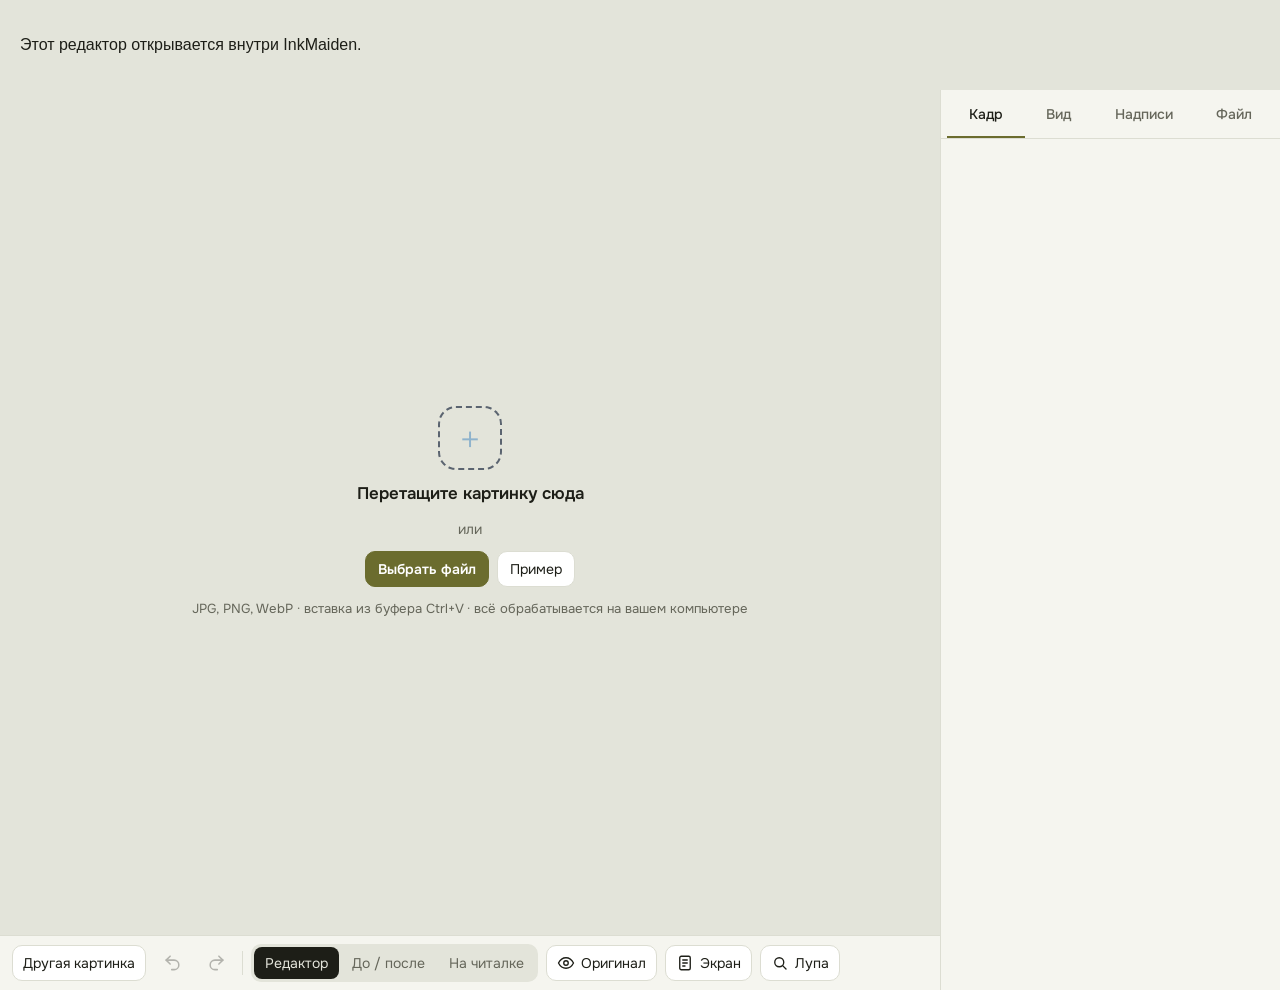
<file: ui/tools/wallpaper.html>
<!DOCTYPE html>
<html lang="ru">
<head>
<meta charset="utf-8">
<meta name="viewport" content="width=device-width, initial-scale=1, viewport-fit=cover">
<title>Обои для PocketBook — редактор (v7)</title>
<style>
:root{
  --bg:#121314; --panel:#1b1c1f; --panel2:#232428; --line:#2e3035; --fg:#ececea; --muted:#9a9ca3;
  --accent:#5aa9d6; --accent2:#2f6f8f; --good:#6cc28f; --warn:#e0a35a; --r:12px;
}
*{box-sizing:border-box}
[hidden]{display:none!important}
html,body{height:100%}
html{-webkit-text-size-adjust:100%}
body{margin:0;background:var(--bg);color:var(--fg);font:14px/1.45 system-ui,-apple-system,"Segoe UI",Roboto,sans-serif;overflow:hidden}
button,input,select,textarea{font:inherit;color:inherit}
.app{display:grid;grid-template-rows:56px 1fr;height:100vh;height:100dvh}
:focus-visible{outline:2px solid var(--accent);outline-offset:2px}
.iconbtn{border:1px solid transparent;background:transparent;width:36px;height:36px;border-radius:10px;display:inline-flex;align-items:center;justify-content:center;cursor:pointer;color:var(--fg)}
.iconbtn:hover{background:var(--panel2)}
.iconbtn:disabled{opacity:.3;cursor:not-allowed;background:transparent}
.iconbtn svg{width:19px;height:19px;stroke:currentColor;fill:none;stroke-width:1.9;stroke-linecap:round;stroke-linejoin:round}
.vsep{width:1px;height:24px;background:var(--line);flex:none}
.busy{display:none;align-items:center;gap:6px;color:var(--muted);font-size:.78rem}
.busy.on{display:inline-flex}
.busy i{width:12px;height:12px;border:2px solid #4a4d55;border-top-color:var(--accent);border-radius:50%;animation:spin .7s linear infinite}
@keyframes spin{to{transform:rotate(360deg)}}
.devopts{display:none;align-items:center;gap:8px;flex-wrap:wrap}
.devopts.on{display:inline-flex}
.mini{display:inline-flex;gap:2px;background:var(--panel2);border-radius:9px;padding:2px}
.mini button{border:0;background:transparent;color:var(--muted);padding:5px 9px;border-radius:7px;cursor:pointer;font-size:.8rem;white-space:nowrap}
.mini button.on{background:#3a3c42;color:var(--fg)}
.dot{width:20px;height:20px;border-radius:50%;border:2px solid var(--panel);box-shadow:0 0 0 1px #4a4d55;cursor:pointer;padding:0}
.dot.on{box-shadow:0 0 0 2px var(--accent)}
.stage.scene-wood{background:radial-gradient(ellipse at 45% 30%,rgba(255,225,180,.22),transparent 60%),radial-gradient(ellipse at 50% 110%,rgba(0,0,0,.45),transparent 60%),url("data:image/svg+xml;utf8,<svg xmlns='http://www.w3.org/2000/svg' width='600' height='600'><filter id='w'><feTurbulence type='fractalNoise' baseFrequency='0.006 0.11' numOctaves='4' seed='3' stitchTiles='stitch'/><feColorMatrix values='0 0 0 .55 .30  0 0 0 .38 .19  0 0 0 .22 .11  0 0 0 0 1'/></filter><rect width='600' height='600' filter='url(%23w)'/></svg>") 0 0/600px 600px,#5b3d26}
.stage.scene-light{background:radial-gradient(circle at 45% 35%,#fbf9f4,#dcd7cc)}
.stage.scene-fabric{background:radial-gradient(circle at 50% 40%,rgba(255,255,255,.10),transparent 65%),url("data:image/svg+xml;utf8,<svg xmlns='http://www.w3.org/2000/svg' width='300' height='300'><filter id='f'><feTurbulence type='fractalNoise' baseFrequency='0.9 0.9' numOctaves='2' seed='5' stitchTiles='stitch'/><feColorMatrix values='0 0 0 .14 .10  0 0 0 .14 .11  0 0 0 .14 .13  0 0 0 0 1'/></filter><rect width='300' height='300' filter='url(%23f)'/></svg>") 0 0/300px 300px,#34373d}
.devwrap{perspective:1800px}
.tilt{position:relative;transition:transform .5s cubic-bezier(.2,.8,.2,1);transform-style:preserve-3d}
.tilt.on{transform:rotateX(16deg) rotateY(-20deg) rotateZ(4deg)}
.body{transform-style:preserve-3d}
.body>svg{position:absolute;inset:0;width:100%;height:100%;overflow:visible}
.body .edge{transform:translateZ(var(--depth));filter:brightness(.55)}
.body .face{filter:drop-shadow(0 18px 30px rgba(0,0,0,.45)) drop-shadow(0 3px 6px rgba(0,0,0,.35))}
.tilt.on .body .face{filter:drop-shadow(0 6px 10px rgba(0,0,0,.35))}
.body .depth{position:absolute;inset:0;transform:translateZ(calc(var(--depth) * -1));pointer-events:none}
.win .glare{position:absolute;inset:0;pointer-events:none;background:linear-gradient(118deg,rgba(255,255,255,.16) 0%,rgba(255,255,255,.05) 28%,rgba(255,255,255,0) 46%,rgba(255,255,255,0) 78%,rgba(255,255,255,.05) 100%);mix-blend-mode:screen}
.win .glare[hidden]{display:none}
.hold{user-select:none;-webkit-user-select:none;touch-action:none}
.hold.active{border-color:var(--accent);color:var(--accent)}
.sec h4{display:flex;justify-content:space-between;align-items:center}
.sec h4 .rst{text-transform:none;letter-spacing:0;font-weight:500;color:var(--accent);cursor:pointer;font-size:.78rem;background:none;border:0;padding:0}
.strength{background:var(--panel2);border-radius:12px;padding:8px 12px;margin-bottom:12px}
.pre{transition:transform .12s,border-color .12s}
.pre:hover{transform:translateY(-2px)}
.rail button:hover{color:var(--fg)}
.kbd{display:inline-block;border:1px solid var(--line);border-bottom-width:2px;border-radius:5px;padding:0 5px;font-size:.72rem;color:var(--muted);margin-left:4px}

/* top bar */
.top{display:flex;align-items:center;gap:12px;padding:0 14px;border-bottom:1px solid var(--line);background:var(--panel)}
.logo{font-weight:700;letter-spacing:-.01em;white-space:nowrap}
.logo small{display:block;font-weight:400;color:var(--muted);font-size:.72rem;margin-top:-2px}
.spacer{flex:1}
.seg{display:inline-flex;background:var(--panel2);border-radius:10px;padding:3px;gap:2px}
.seg button{border:0;background:transparent;padding:6px 11px;border-radius:8px;cursor:pointer;white-space:nowrap;color:var(--muted)}
.seg button.on{background:#3a3c42;color:var(--fg)}
.seg button small{display:block;font-size:.68rem;color:var(--muted);font-weight:400}
.btn{border:1px solid var(--line);background:var(--panel2);padding:7px 12px;border-radius:10px;cursor:pointer;display:inline-flex;align-items:center;gap:6px;justify-content:center;white-space:nowrap}
.btn:hover{border-color:#4a4d55}
.btn.on{border-color:var(--accent);color:var(--accent)}
.btn.primary{background:var(--accent2);border-color:var(--accent2);color:#fff;font-weight:600}
.btn.primary:hover{background:#357c9f}
.btn:disabled{opacity:.4;cursor:not-allowed}
.btn svg,.rail svg{width:18px;height:18px;stroke:currentColor;fill:none;stroke-width:1.8;stroke-linecap:round;stroke-linejoin:round}

/* main */
.main{display:grid;grid-template-columns:76px 1fr 340px;min-height:0}
.rail{background:var(--panel);border-right:1px solid var(--line);display:flex;flex-direction:column;gap:4px;padding:10px 8px}
.rail button{border:0;background:transparent;color:var(--muted);border-radius:12px;padding:9px 4px 7px;cursor:pointer;display:flex;flex-direction:column;align-items:center;gap:4px;font-size:.72rem}
.rail button svg{width:22px;height:22px}
.rail button.on{background:var(--panel2);color:var(--fg)}
.rail button.on svg{stroke:var(--accent)}
.stagebox{position:relative;min-width:0;min-height:0;display:flex;flex-direction:column}
.stage{position:relative;flex:1;min-height:0;overflow:hidden;background:radial-gradient(circle at 50% 45%,#1c1d20,#111214)}
.stage canvas.view{position:absolute;inset:0;width:100%;height:100%;touch-action:none}
#ed{cursor:grab}
#ed.drag{cursor:grabbing}
.devwrap{position:absolute;inset:0;display:flex;align-items:center;justify-content:center}
.body{position:relative;flex:none}
.shell{position:absolute;inset:0;border-radius:inherit}
.bezel,.win{position:absolute}
.win{overflow:hidden}
.win canvas{display:block;width:100%;height:100%;cursor:crosshair;touch-action:none}
.key{position:absolute;border-radius:999px}
.viewbar{display:flex;align-items:center;gap:10px;padding:8px 12px;border-top:1px solid var(--line);background:var(--panel);flex-wrap:wrap}
.info{color:var(--muted);font-size:.8rem}
.info b{color:var(--fg);font-weight:600}
.info .warn{color:var(--warn)}
.info .ok{color:var(--good)}
.lens{position:absolute;width:190px;height:190px;border-radius:50%;overflow:hidden;border:3px solid #fff;box-shadow:0 6px 24px rgba(0,0,0,.6);pointer-events:none;display:none;z-index:5;background:#888}
.lens canvas{width:100%;height:100%;image-rendering:pixelated;image-rendering:crisp-edges;display:block}
.lens span{position:absolute;left:50%;bottom:8px;transform:translateX(-50%);font-size:.68rem;background:rgba(0,0,0,.6);padding:1px 7px;border-radius:99px;white-space:nowrap}
.splitlbl{position:absolute;top:12px;font-size:.75rem;background:rgba(0,0,0,.6);padding:3px 9px;border-radius:99px;pointer-events:none}

/* drop */
.drop{position:absolute;inset:0;display:flex;flex-direction:column;align-items:center;justify-content:center;gap:12px;text-align:center;padding:20px;z-index:4;background:radial-gradient(circle at 50% 40%,#202226,#121314)}
.drop.hide{display:none}
.drop .ico{width:64px;height:64px;border-radius:18px;border:2px dashed #5b6470;display:flex;align-items:center;justify-content:center;font-size:30px;color:#8fb3cc}
.drop.over{outline:3px dashed var(--accent);outline-offset:-14px}
.drop p{margin:0;color:var(--muted)}

/* panel */
.panel{background:var(--panel);border-left:1px solid var(--line);overflow-y:auto;min-height:0}
.ph{position:sticky;top:0;background:var(--panel);padding:14px 16px 10px;font-weight:700;font-size:1rem;border-bottom:1px solid var(--line);z-index:2}
.sec{padding:12px 16px;border-bottom:1px solid var(--line)}
.sec h4{margin:0 0 10px;font-size:.85rem;color:var(--fg);font-weight:600}
.grid2{display:grid;grid-template-columns:1fr 1fr;gap:8px}
.grid3{display:grid;grid-template-columns:repeat(3,1fr);gap:8px}
.grid3 .btn,.grid2 .btn{white-space:normal;line-height:1.2;font-size:.84rem;padding:7px 6px;text-align:center}
.sl{display:grid;grid-template-columns:96px 1fr 40px;gap:10px;align-items:center;margin:8px 0;font-size:.86rem}
.sl span:last-child{text-align:right;color:var(--muted);font-variant-numeric:tabular-nums}
.sl.dis{opacity:.35;pointer-events:none}
input[type=range]{accent-color:var(--accent);width:100%}
.tg{display:flex;align-items:center;justify-content:space-between;gap:10px;margin:8px 0;font-size:.88rem}
.sw{position:relative;width:38px;height:22px;flex:none}
.sw input{opacity:0;width:0;height:0}
.sw i{position:absolute;inset:0;background:#3a3c42;border-radius:99px;transition:.2s;cursor:pointer}
.sw i::after{content:"";position:absolute;left:3px;top:3px;width:16px;height:16px;border-radius:50%;background:#fff;transition:.2s}
.sw input:checked+i{background:var(--accent2)}
.sw input:checked+i::after{transform:translateX(16px)}
.presets{display:grid;grid-template-columns:repeat(3,1fr);gap:10px}
.pre{border:2px solid transparent;background:var(--panel2);border-radius:12px;padding:4px 4px 6px;cursor:pointer;text-align:center;font-size:.76rem;color:var(--muted)}
.pre canvas{display:block;width:100%;aspect-ratio:3/4;border-radius:8px;background:#2a2c30;margin-bottom:4px}
.pre.on{border-color:var(--accent);color:var(--fg);font-weight:inherit}
.layers{display:flex;flex-direction:column;gap:6px}
.layer{display:flex;align-items:center;gap:8px;background:var(--panel2);border:1px solid transparent;border-radius:10px;padding:7px 10px;cursor:pointer}
.layer.on{border-color:var(--accent)}
.layer span{flex:1;white-space:nowrap;overflow:hidden;text-overflow:ellipsis}
.layer button{border:0;background:transparent;color:var(--muted);cursor:pointer;padding:2px 4px}
textarea{width:100%;min-height:64px;resize:vertical;background:var(--panel2);border:1px solid var(--line);border-radius:10px;padding:8px 10px}
select{width:100%;background:var(--panel2);border:1px solid var(--line);border-radius:10px;padding:8px 10px}
.fonts{display:grid;grid-template-columns:1fr 1fr;gap:6px;max-height:212px;overflow-y:auto;padding-right:2px}
.fonts button{background:var(--panel2);border:1px solid transparent;border-radius:9px;padding:8px 8px;cursor:pointer;text-align:left;font-size:1rem;white-space:nowrap;overflow:hidden;text-overflow:ellipsis}
.fonts button small{display:block;font:400 .68rem system-ui,sans-serif;color:var(--muted)}
.fonts button.on{border-color:var(--accent)}
.chips{display:flex;flex-wrap:wrap;gap:6px}
.chip{background:var(--panel2);border:1px solid var(--line);border-radius:99px;padding:5px 10px;cursor:pointer;font-size:.8rem}
.chip:hover{border-color:var(--accent)}
.colors{display:flex;gap:6px;flex-wrap:wrap;align-items:center}
.colors button{width:26px;height:26px;border-radius:50%;border:2px solid var(--panel);box-shadow:0 0 0 1px #4a4d55;cursor:pointer;padding:0}
.colors button.on{box-shadow:0 0 0 2px var(--accent)}
.colors input[type=color]{width:30px;height:30px;border:0;background:none;padding:0;cursor:pointer}
.note{color:var(--muted);font-size:.8rem;margin:6px 0 0}
.empty{color:var(--muted);text-align:center;padding:20px 10px}
code{background:var(--panel2);padding:1px 5px;border-radius:5px;font-size:.88em}
ol.steps{margin:0;padding-left:18px;color:var(--muted);font-size:.85rem}
ol.steps li{margin:4px 0}
ol.steps b{color:var(--fg)}
.expcard{background:var(--panel2);border-radius:12px;padding:12px;margin-bottom:10px}
.expcard .t{display:flex;justify-content:space-between;align-items:baseline;margin-bottom:8px}
.expcard .t span{color:var(--muted);font-size:.8rem}
.toast{position:fixed;left:50%;bottom:24px;transform:translateX(-50%) translateY(200%);opacity:0;pointer-events:none;background:#2b3a46;color:#fff;padding:10px 16px;border-radius:12px;transition:.25s;z-index:20;box-shadow:0 6px 20px rgba(0,0,0,.4)}
.toast.show{transform:translateX(-50%);opacity:1}
.mobonly{display:none}

@media (max-width:900px){
  body{overflow:auto}
  .app{grid-template-rows:auto auto;height:auto;min-height:100dvh;padding-bottom:64px}
  .top{flex-wrap:wrap;padding:8px 10px;gap:8px;position:sticky;top:0;z-index:10}
  .top .seg{flex:1}
  .top .seg button{flex:1;padding:6px 6px}
  .main{grid-template-columns:1fr;grid-template-rows:auto auto}
  .rail{position:fixed;left:0;right:0;bottom:0;flex-direction:row;justify-content:space-around;border-right:0;border-top:1px solid var(--line);z-index:15;padding:6px 6px calc(6px + env(safe-area-inset-bottom))}
  .rail button{flex:1;padding:6px 2px}
  .stagebox{height:62vh;height:62dvh}
  .panel{border-left:0;border-top:1px solid var(--line);overflow:visible}
  .ph{position:static}
  .deskonly{display:none}
  .mobonly{display:inline-flex}
  .lens{width:150px;height:150px}
}
</style>
<style>
@font-face{font-family:Onest;font-weight:400;src:url(../fonts/onest-cyrillic-400-normal.woff2) format("woff2");unicode-range:U+0400-04FF}
@font-face{font-family:Onest;font-weight:400;src:url(../fonts/onest-latin-400-normal.woff2) format("woff2");unicode-range:U+0000-00FF,U+2000-206F,U+2212}
@font-face{font-family:Onest;font-weight:500;src:url(../fonts/onest-cyrillic-500-normal.woff2) format("woff2");unicode-range:U+0400-04FF}
@font-face{font-family:Onest;font-weight:500;src:url(../fonts/onest-latin-500-normal.woff2) format("woff2");unicode-range:U+0000-00FF,U+2000-206F,U+2212}
@font-face{font-family:Onest;font-weight:600;src:url(../fonts/onest-cyrillic-600-normal.woff2) format("woff2");unicode-range:U+0400-04FF}
@font-face{font-family:Onest;font-weight:600;src:url(../fonts/onest-latin-600-normal.woff2) format("woff2");unicode-range:U+0000-00FF,U+2000-206F,U+2212}
</style>
<script>
var IM = window.parent && window.parent.inkmaidenBridge;
if (!IM) document.write('<p style="font:16px sans-serif;padding:20px">Этот редактор открывается внутри InkMaiden.</p>');
document.documentElement.dataset.theme = IM ? IM.theme() : 'light';
</script><style>
/* оформка InkMaiden «Чернила»: бумага, графит, акцент — чернила */
:root{--bg:#E3E4DA;--panel:#F5F5EF;--panel2:#FFFFFF;--line:#DCDDD2;--fg:#1D1E17;--muted:#65665A;--accent:#6B6C2E;--accent2:#4F5022;--good:#2F7A3B;--warn:#B3261E}
:root[data-theme="dark"]{--bg:#121310;--panel:#1F2019;--panel2:#26271F;--line:#35362C;--fg:#EDEDE3;--muted:#A2A394;--accent:#BDBE74;--accent2:#D3D48E}
body{font-family:"Onest","Segoe UI",system-ui,sans-serif}
.logo{display:none}
.ph{font:600 17px/1.3 "Onest",system-ui,sans-serif}
.btn{background:var(--panel2)}
.btn.primary{background:var(--accent);border-color:var(--accent);color:#fff}
:root[data-theme="dark"] .btn.primary{color:#1B1C12}
.btn.on{border-color:var(--accent);color:var(--accent);background:var(--panel2)}
.seg,.mini{background:var(--bg)}
.seg button.on,.mini button.on{background:var(--fg);color:var(--bg)}
.seg button.on small{color:var(--muted)}
.stage{background:radial-gradient(circle at 50% 45%,#2b2b29,#151514)}
.drop{background:var(--bg)}
.pre,.layer,.chip,.fonts button,textarea,select,.expcard{background:var(--panel2)}
.pre.on,.layer.on{border-color:var(--accent)}
.toast{background:#1B1B1A}
input[type=range]{accent-color:var(--accent)}
.expcard .row2{display:flex;gap:8px;margin-top:8px}
.expcard .row2 .btn{flex:1}
.simcard{position:absolute;right:14px;bottom:14px;width:300px;background:var(--panel);color:var(--fg);border:1px solid var(--line);border-radius:12px;padding:12px 14px;z-index:6;box-shadow:0 10px 30px #0004}
.simcard[hidden]{display:none}
.simhead{display:flex;justify-content:space-between;align-items:center}
.simhead b{font:600 15px "Onest",sans-serif}
.simcard .rst{background:none;border:0;color:var(--accent);cursor:pointer;font-size:.8rem}
.simcard .sl{grid-template-columns:78px 1fr 40px}
#devSeg{display:none}
/* сохранение — кнопками InkMaiden внизу раздела */
#topExport{display:none!important}
/* единая раскладка редакторов InkMaiden: просмотр слева, настройки справа во вкладках, строка вида — под просмотром */
.app{grid-template-rows:1fr}
.main{grid-template-columns:minmax(0,1fr) 340px}
.side{display:flex;flex-direction:column;min-height:0;background:var(--panel);border-left:1px solid var(--line)}
.side .panel{border-left:0;flex:1}
.rail{flex-direction:row;gap:0;padding:0 6px;border-right:0;border-bottom:1px solid var(--line);flex-wrap:nowrap}
.rail button{flex:1 1 auto;justify-content:center;white-space:nowrap;flex-direction:row;border-radius:0;padding:14px 6px 12px;font-size:14px;font-weight:500;border-bottom:2px solid transparent;color:var(--muted)}
.rail button svg{display:none}
.rail button.on{background:transparent;color:var(--fg);border-bottom-color:var(--accent)}
.ph{display:none}
.viewbar{min-height:52px;gap:6px 8px}
.viewbar .btn{padding:7px 10px}
.viewbar .info{margin-left:auto}
/* «Вид»: группы ручной настройки сворачиваются */
details.grp{padding:0}
details.grp>summary{list-style:none;cursor:pointer;display:flex;align-items:center;justify-content:space-between;padding:12px 16px;font-weight:600;font-size:.88rem}
details.grp>summary::-webkit-details-marker{display:none}
details.grp>summary::after{content:"";width:8px;height:8px;border-right:2px solid var(--muted);border-bottom:2px solid var(--muted);transform:rotate(45deg) translateY(-2px);transition:transform .15s}
details.grp[open]>summary::after{transform:rotate(-135deg) translateY(-2px)}
details.grp>summary:hover{background:color-mix(in srgb,var(--fg) 5%,transparent)}
details.grp[open]{padding-bottom:12px}
details.grp>:not(summary){margin-left:16px;margin-right:16px}
details.grp h4.sub{margin:12px 16px 8px;font-size:.8rem;color:var(--muted);font-weight:600}
.look-head .grid2{margin-top:0}
.look-head .note{margin-bottom:0}
.presets{grid-template-columns:repeat(4,1fr);gap:6px}
.pre{padding:3px 3px 4px;border-radius:10px;font-size:.72rem}
.pre canvas{border-radius:6px;margin-bottom:2px}
.btn{border-radius:10px}
@media (max-width:900px){body{overflow:hidden}.app{padding-bottom:0;height:100vh;min-height:0;grid-template-rows:1fr}.main{grid-template-columns:minmax(0,1fr) 300px}.stagebox{height:auto}.rail{position:static}.panel{overflow-y:auto}.lens{width:190px;height:190px}}
@media (max-width:640px){body{overflow:auto}.app{height:auto}.main{grid-template-columns:1fr}.stagebox{height:62vh}.side{border-left:0;border-top:1px solid var(--line)}.panel{overflow:visible}}
.splitlbl{color:#fff}
.tilt.on{cursor:grab}
.tilt.grab{cursor:grabbing;transition:none}
</style>
</head>
<body>
<div class="app">
  <div hidden><div class="seg" id="devSeg"></div><button id="topExport" disabled></button></div>

  <div class="main">


    <section class="stagebox">
      <div class="stage" id="stage">
        <canvas class="view" id="ed"></canvas>
        <canvas class="view" id="cmp" hidden></canvas>
        <div class="devwrap" id="devwrap" hidden>
          <div class="tilt" id="tilt"><div class="body" id="body"><div class="depth" id="depth"></div><div class="face" id="face"></div><div class="win" id="win"><canvas id="pvc"></canvas><div class="glare" id="glare"></div></div></div></div>
        </div>
        <div class="splitlbl" id="lblL" hidden style="left:12px">До</div>
        <div class="splitlbl" id="lblR" hidden style="right:12px">После · вид на e-ink</div>
        <div class="simcard" id="simCard" hidden>
          <div class="simhead"><b>Цвета экрана в просмотре</b><button class="rst" id="simReset">Сбросить</button></div>
          <div class="seg" id="simLight" style="display:flex;margin:6px 0 4px"><button data-l="off" style="flex:1">Подсветка выкл</button><button data-l="on" style="flex:1">Подсветка вкл</button></div>
          <label class="sl"><span>Бумага</span><input type="range" id="simWhite" min="150" max="250"><span id="simWhiteV"></span></label>
          <label class="sl"><span>Чёрный</span><input type="range" id="simBlack" min="0" max="80"><span id="simBlackV"></span></label>
          <label class="sl" id="simChromaRow"><span>Цвет</span><input type="range" id="simChroma" min="0" max="100"><span id="simChromaV"></span></label>
          <label class="sl"><span>Тёплый тон</span><input type="range" id="simWarm" min="0" max="20"><span id="simWarmV"></span></label>
          <p class="note">Положите читалку рядом с экраном и двигайте ползунки, пока картинки не совпадут. Настройка запомнится. На сам файл обоев она не влияет: это только просмотр.</p>
        </div>
        <div class="lens" id="lens"><canvas id="lensC" width="190" height="190"></canvas><span id="lensT"></span></div>
        <div class="drop" id="drop">
          <div class="ico">＋</div>
          <div style="font-size:1.05rem"><b>Перетащите картинку сюда</b></div>
          <p>или</p>
          <div style="display:flex;gap:8px;flex-wrap:wrap;justify-content:center">
            <label class="btn primary">Выбрать файл<input type="file" id="file" accept="image/*" hidden></label>
            <button class="btn" id="demo">Пример</button>
          </div>
          <p style="font-size:.82rem">JPG, PNG, WebP · вставка из буфера Ctrl+V · всё обрабатывается на вашем компьютере</p>
        </div>
      </div>
      <div class="viewbar">
        <label class="btn" title="Открыть другую картинку">Другая картинка<input type="file" id="file2" accept="image/*" hidden></label>
        <button class="iconbtn" id="undo" title="Отменить (Ctrl+Z)" aria-label="Отменить" disabled><svg viewBox="0 0 24 24"><path d="M9 14L4 9l5-5"/><path d="M4 9h10a6 6 0 0 1 0 12h-3"/></svg></button>
        <button class="iconbtn" id="redo" title="Повторить (Ctrl+Shift+Z)" aria-label="Повторить" disabled><svg viewBox="0 0 24 24"><path d="M15 14l5-5-5-5"/><path d="M20 9H10a6 6 0 0 0 0 12h3"/></svg></button>
        <span class="vsep"></span>
        <div class="seg" id="viewSeg">
          <button data-v="edit" class="on">Редактор</button>
          <button data-v="split">До / после</button>
          <button data-v="device">На читалке</button>
        </div>
        <button class="btn hold" id="peek" title="Удерживайте, чтобы на секунду увидеть исходную картинку без обработки и без e-ink"><svg viewBox="0 0 24 24"><path d="M2 12s3.5-7 10-7 10 7 10 7-3.5 7-10 7S2 12 2 12z"/><circle cx="12" cy="12" r="3"/></svg>Оригинал</button>
        <button class="btn" id="simBtn" title="Подогнать цвета просмотра под свою читалку"><svg viewBox="0 0 24 24"><rect x="5" y="3" width="14" height="18" rx="2"/><path d="M9 8h6M9 12h6M9 16h3"/></svg>Экран</button>
        <button class="btn" id="lensBtn" title="Лупа: наведите или коснитесь картинки"><svg viewBox="0 0 24 24"><circle cx="11" cy="11" r="6"/><path d="M20 20l-4.5-4.5"/></svg>Лупа</button>
        <input type="file" id="file3" accept="image/*" hidden>
        <span class="devopts" id="devopts">
          <span class="mini" id="sideSeg"><button data-side="front" class="on">Спереди</button><button data-side="back">Сзади</button></span>
          <span class="mini" id="sceneSeg"><button data-sc="dark" class="on">Тёмный</button><button data-sc="wood">Дерево</button><button data-sc="light">Светлый</button><button data-sc="fabric">Ткань</button></span>
          <button class="btn" id="tiltBtn" title="Наклон в 3D">3D</button>
          <button class="btn on" id="glareBtn" title="Блики на стекле">Блики</button>
          <span id="colorDots" style="display:inline-flex;gap:6px;align-items:center"></span>
        </span>
        <div class="spacer"></div>
        <span class="busy" id="busy"><i></i>обработка</span>
        <div class="info" id="info"></div>
      </div>
    </section>

    <div class="side">
    <nav class="rail" id="rail">
      <button data-t="crop" class="on" title="Кадр: масштаб, положение, поворот"><svg viewBox="0 0 24 24"><path d="M6 2v16h16M2 6h16v16"/></svg>Кадр</button>
      <button data-t="look" title="Как будет выглядеть: готовые фильтры и ручная настройка"><svg viewBox="0 0 24 24"><circle cx="9" cy="9" r="5"/><circle cx="15" cy="15" r="5"/></svg>Вид</button>
      <button data-t="text" title="Надписи поверх картинки"><svg viewBox="0 0 24 24"><path d="M5 6V4h14v2M12 4v16M9 20h6"/></svg>Надписи</button>
      <button data-t="export" title="Формат файла и как поставить обои"><svg viewBox="0 0 24 24"><path d="M12 4v12M7 11l5 5 5-5M5 20h14"/></svg>Файл</button>
    </nav>
    <aside class="panel" id="panel"></aside>
    </div>
  </div>
</div>
<div class="toast" id="toast"></div>

<script>
(function(){
"use strict";
/* ================= data ================= */
var DEV=IM.wallDevices();var DK=Object.keys(DEV);function isG(k){return DEV[k].mode==="carta";}
Object.keys(DEV).forEach(function(k){var d=DEV[k];d.wmm=d.W/(d.ppi/25.4);d.hmm=d.H/(d.ppi/25.4);});


var SIM_DEF=(function(){var o={v:{white:229,black:22,chroma:0,warm:6},i:{white:205,black:40,chroma:36,warm:8}};DK.forEach(function(k){var s=DEV[k].sim;if(s)o[isG(k)?"v":"i"]={white:s.paper,black:s.ink,chroma:s.chroma,warm:s.warm};});return o;})();
var SIM_LIGHT={i:{white:226,black:34,chroma:46,warm:4},v:{white:240,black:24,chroma:0,warm:3}};
function loadSim(){var o=JSON.parse(JSON.stringify(SIM_DEF));try{var j=JSON.parse(localStorage.getItem("pbw-sim")||"null");if(j)["v","i"].forEach(function(k){if(j[k])for(var q in o[k])if(typeof j[k][q]==="number")o[k][q]=j[k][q];});}catch(e){}return o;}
var SIM=loadSim();
function saveSim(){try{localStorage.setItem("pbw-sim",JSON.stringify(SIM));}catch(e){}}
var DEF={b:0,c:0,s:0,g:0,sharp:0,sepia:0,poster:0,invert:false,bw:false,level:128,dither:"fs",temp:0,vig:0,grain:0,edges:0,clarity:0,lift:0,split:0,auto:false,style:"none",amt:1};
var PRESETS=[
  {id:"orig",name:"Оригинал",S:{}},
  {id:"eink",name:"Для читалки",S:null},
  {id:"mono",name:"Ч/Б",S:{auto:true,s:-100,c:10,clarity:.3}},
  {id:"crisp",name:"Чёткий",S:{auto:true,clarity:.7,sharp:55,c:8}},
  {id:"soft",name:"Мягкий",S:{b:8,c:-14,g:14,lift:14,clarity:-.2}},
  {id:"highkey",name:"Светлый",S:{auto:true,b:22,c:-6,g:28,lift:8}},
  {id:"warm",name:"Тёплый",S:{auto:true,temp:38,s:12,split:.35}},
  {id:"cold",name:"Холодный",S:{auto:true,temp:-38,s:-4,split:.3}},
  {id:"film",name:"Плёнка",S:{c:12,lift:20,split:.8,s:-14,grain:.3,vig:.35}},
  {id:"vignette",name:"Виньетка",S:{auto:true,vig:.9,c:6,clarity:.25}},
  {id:"sketch",name:"Карандаш",S:{auto:true,style:"pencil"}},
  {id:"comic",name:"Комикс",S:{auto:true,style:"ink",s:15}},
  {id:"engrave",name:"Гравюра",S:{auto:true,style:"engrave",dither:"none"}},
  {id:"manga",name:"Манга",S:{auto:true,style:"manga",dither:"none"}},
  {id:"poster",name:"Постер",S:{auto:true,style:"poster",s:20}},
  {id:"sepia",name:"Сепия",S:{auto:true,style:"sepia"}},
  {id:"night",name:"Ночь",S:{auto:true,style:"night"}}
];
var EINK0={v:{auto:true,b:2,c:12,g:8,clarity:.5,sharp:30},i:{auto:true,b:6,c:8,s:45,g:12,clarity:.4,sharp:25}};
var EINK={};DK.forEach(function(k){EINK[k]=EINK0[isG(k)?"v":"i"];});
var FONTS=[
  {n:"Классика",f:"Georgia,'Times New Roman',serif"},
  {n:"Книжный",f:"'Palatino Linotype',Palatino,'Book Antiqua',Georgia,serif"},
  {n:"Элегантный",f:"Didot,'Bodoni 72','Bodoni MT','Times New Roman',serif"},
  {n:"Гротеск",f:"'Helvetica Neue',Helvetica,Arial,sans-serif"},
  {n:"Системный",f:"system-ui,-apple-system,'Segoe UI',Roboto,sans-serif"},
  {n:"Плакатный",f:"Impact,'Arial Black','Franklin Gothic Heavy',sans-serif"},
  {n:"Узкий",f:"'Arial Narrow','Roboto Condensed','Helvetica Neue Condensed',sans-serif"},
  {n:"Округлый",f:"'Trebuchet MS',Verdana,sans-serif"},
  {n:"Пишущая машинка",f:"'Courier New',Courier,Menlo,monospace"},
  {n:"Рукописный",f:"'Segoe Script','Snell Roundhand','Brush Script MT','Comic Sans MS',cursive"}
];
function today(){var d=new Date(),m=["января","февраля","марта","апреля","мая","июня","июля","августа","сентября","октября","ноября","декабря"];return d.getDate()+" "+m[d.getMonth()]+" "+d.getFullYear();}
var TEMPLATES=[
  {n:"Если нашли — верните",t:{text:"Если вы нашли эту книгу,\nпожалуйста, позвоните:\n+___ ___ ___ ___",size:.034,y:.88,font:4,bold:false,plate:true,stroke:false,color:"#000000"}},
  {n:"Сплю",t:{text:"Сплю.\nНажмите кнопку, чтобы читать дальше",size:.032,y:.9,font:4,bold:false,plate:true,stroke:false,color:"#000000"}},
  {n:"Моя библиотека",t:{text:"Моя библиотека",size:.07,y:.12,font:1,bold:true,stroke:true,color:"#ffffff"}},
  {n:"Цитата",t:{text:"Одна страница —\nи ты уже не здесь",size:.05,y:.5,font:2,italic:true,bold:false,stroke:true,color:"#ffffff"}},
  {n:"Дата",t:{text:today(),size:.04,y:.94,font:0,bold:false,stroke:true,color:"#ffffff"}}
];
var COLORS_V=["#000000","#ffffff","#7f7f7f"],COLORS_I=["#000000","#ffffff","#c0392b","#2f6fd0","#2e7d4f","#f2c14e"];

var st={dev:DK[0],tool:"crop",view:"edit",src:null,iw:0,ih:0,cx:0,cy:0,z:1,flip:false,bg:"white",bgColor:"#ffffff",
  preset:"orig",strength:100,S:Object.assign({},DEF),texts:[],sel:-1,split:.5,lens:false,fmt:"bmp",prefix:"wallpaper",orig:null,rot:0,side:"front",scene:"dark",tilt:false,glare:true,peek:false};

/* ================= helpers ================= */
function $(id){return document.getElementById(id);}
function D(){return DEV[st.dev];}
function clamp01(v){return v<0?0:v>1?1:v;}
var tt;function toast(t){var e=$("toast");e.textContent=t;e.classList.add("show");clearTimeout(tt);tt=setTimeout(function(){e.classList.remove("show");},2200);}
function esc(s){return String(s).replace(/[&<>"]/g,function(c){return{"&":"&amp;","<":"&lt;",">":"&gt;",'"':"&quot;"}[c];});}

/* ================= loading ================= */
function loadFile(f){
  if(!f||!/^image\//.test(f.type)){toast("Это не картинка");return;}
  var url=URL.createObjectURL(f),im=new Image();
  im.onload=function(){setSource(im);URL.revokeObjectURL(url);};
  im.onerror=function(){toast("Не удалось открыть картинку");};
  im.src=url;
}
function setSource(im){
  var c=document.createElement("canvas");c.width=im.naturalWidth||im.width;c.height=im.naturalHeight||im.height;c.getContext("2d").drawImage(im,0,0);
  st.orig=c;st.rot=0;st.src=c;st.iw=c.width;st.ih=c.height;st.flip=false;hist=[];hpos=-1;if(worker)sendSrc();else st.srcId++;
  $("drop").classList.add("hide");$("topExport").disabled=false;
  cover();invalidate(true);renderPanel();commit(true);
}
function rotated(rot){var o=st.orig;if(!rot)return o;var c=document.createElement("canvas"),q=rot%2===1;c.width=q?o.height:o.width;c.height=q?o.width:o.height;var x=c.getContext("2d");
  x.translate(c.width/2,c.height/2);x.rotate(rot*Math.PI/2);x.drawImage(o,-o.width/2,-o.height/2);return c;}
function demo(){
  var c=document.createElement("canvas");c.width=1600;c.height=2200;var x=c.getContext("2d");
  var g=x.createLinearGradient(0,0,0,2200);g.addColorStop(0,"#2b4a7a");g.addColorStop(.45,"#e8875a");g.addColorStop(.62,"#f6d27a");g.addColorStop(.63,"#2f6f8f");g.addColorStop(1,"#163e52");
  x.fillStyle=g;x.fillRect(0,0,1600,2200);
  x.fillStyle="#fff3c4";x.beginPath();x.arc(800,1380,170,Math.PI,0);x.fill();
  x.fillStyle="#1d2b3a";x.beginPath();x.moveTo(0,1390);for(var i=0;i<=16;i++)x.lineTo(i*100,1250+Math.sin(i*1.3)*90+(i%3)*40);x.lineTo(1600,1390);x.fill();
  x.strokeStyle="rgba(255,255,255,.35)";x.lineWidth=6;for(i=0;i<14;i++){x.beginPath();x.moveTo(200+((i*137)%1200),1500+i*45);x.lineTo(320+((i*137)%1200),1500+i*45);x.stroke();}
  x.fillStyle="rgba(255,255,255,.85)";for(i=0;i<60;i++){x.beginPath();x.arc((i*263)%1600,(i*157)%700,2+(i%3),0,7);x.fill();}
  setSource(c);
}
["file","file2","file3"].forEach(function(id){$(id).addEventListener("change",function(){loadFile(this.files[0]);this.value="";});});
$("demo").addEventListener("click",demo);
var stage=$("stage");
["dragenter","dragover"].forEach(function(t){stage.addEventListener(t,function(e){e.preventDefault();$("drop").classList.remove("hide");$("drop").classList.add("over");});});
["dragleave","drop"].forEach(function(t){stage.addEventListener(t,function(e){e.preventDefault();$("drop").classList.remove("over");if(st.src&&t==="dragleave")$("drop").classList.add("hide");});});
stage.addEventListener("drop",function(e){var f=e.dataTransfer.files&&e.dataTransfer.files[0];if(f)loadFile(f);else if(st.src)$("drop").classList.add("hide");});
window.addEventListener("paste",function(e){var it=e.clipboardData&&e.clipboardData.items;if(!it)return;for(var i=0;i<it.length;i++)if(it[i].type.indexOf("image")===0){loadFile(it[i].getAsFile());break;}});

/* ================= geometry ================= */
function zCover(){return Math.max(D().W/st.iw,D().H/st.ih);}
function zContain(){return Math.min(D().W/st.iw,D().H/st.ih);}
function zMin(){return zContain()*.4;}
function zMax(){return zCover()*6;}
function cover(){st.z=zCover();st.cx=st.iw/2;st.cy=st.ih/2;clampPos();}
function contain(){st.z=zContain();st.cx=st.iw/2;st.cy=st.ih/2;}
function centerImg(){st.cx=st.iw/2;st.cy=st.ih/2;clampPos();}
function clampPos(){var d=D(),fw=d.W/st.z,fh=d.H/st.z;
  st.cx=fw<=st.iw?Math.max(fw/2,Math.min(st.iw-fw/2,st.cx)):st.iw/2;
  st.cy=fh<=st.ih?Math.max(fh/2,Math.min(st.ih-fh/2,st.cy)):st.ih/2;}
function zoomVal(){var a=Math.log(zMin()),b=Math.log(zMax());return Math.round((Math.log(st.z)-a)/(b-a)*1000);}
function setZoomVal(v){var a=Math.log(zMin()),b=Math.log(zMax());st.z=Math.exp(a+(b-a)*v/1000);clampPos();}

/* ================= compose pipeline ================= */
function mkCanvas(w,h){if(typeof document!=="undefined"){var c=document.createElement("canvas");c.width=w;c.height=h;return c;}return new OffscreenCanvas(w,h);}
// draws frame for device `k` into a canvas of size w×h (same aspect as device)
function drawBase(x,k,w,h){
  var d=DEV[k];
  x.fillStyle=st.bg==="black"?"#000":st.bg==="color"?st.bgColor:"#fff";x.fillRect(0,0,w,h);
  if(!st.src)return;
  var zf=st.z*(k===st.dev?1:d.H/D().H)*(w/d.W);
  if(st.bg==="blur"){var s=Math.max(w/st.iw,h/st.ih)*1.15,t=mkCanvas(36,Math.round(36*h/w));
    var tc=t.getContext("2d");tc.drawImage(st.src,(t.width-st.iw*s*36/w)/2,(t.height-st.ih*s*36/w)/2,st.iw*s*36/w,st.ih*s*36/w);x.imageSmoothingQuality="high";x.drawImage(t,0,0,w,h);}
  x.save();x.imageSmoothingEnabled=true;x.imageSmoothingQuality="high";
  x.translate(w/2,h/2);if(st.flip)x.scale(-1,1);
  x.drawImage(st.src,-st.cx*zf,-st.cy*zf,st.iw*zf,st.ih*zf);x.restore();
}
/* ---------- image helpers ---------- */
function lumOf(p,n){var L=new Float32Array(n);for(var i=0;i<n;i++){var j=i*4;L[i]=.299*p[j]+.587*p[j+1]+.114*p[j+2];}return L;}
function boxPass(src,dst,w,h,r,horiz){var len=horiz?w:h,cnt=horiz?h:w,step=horiz?1:w,line=new Float32Array(len+2*r+2),inv=1/(2*r+1),i,b,a,base,acc;
  for(a=0;a<cnt;a++){base=horiz?a*w:a;
    if(horiz){for(i=0;i<len;i++)line[i+r]=src[base+i];}else{for(i=0,b=base;i<len;i++,b+=w)line[i+r]=src[b];}
    var f=line[r],l=line[r+len-1];for(i=0;i<r;i++)line[i]=f;for(i=r+len;i<len+2*r+2;i++)line[i]=l;
    acc=0;for(i=0;i<=2*r;i++)acc+=line[i];
    if(horiz){for(b=0;b<len;b++){dst[base+b]=acc*inv;acc+=line[b+2*r+1]-line[b];}}
    else{for(b=0,i=base;b<len;b++,i+=w){dst[i]=acc*inv;acc+=line[b+2*r+1]-line[b];}}}}
var FAST=false;
function blurF(a,w,h,r){r=Math.max(1,Math.round(r));var t=new Float32Array(a.length),o=new Float32Array(a);for(var k=0;k<(FAST?1:2);k++){boxPass(o,t,w,h,r,true);boxPass(t,o,w,h,r,false);}return o;}
function blurRGB(p,w,h,r){var n=w*h,ch=[0,1,2].map(function(c){var a=new Float32Array(n);for(var i=0;i<n;i++)a[i]=p[i*4+c];return blurF(a,w,h,r);});return ch;}
function dogLines(L,w,h,k,thr,soft){var g1=blurF(L,w,h,Math.max(1,1.2*k)),g2=blurF(L,w,h,Math.max(2,3*k)),e=new Float32Array(L.length);
  for(var i=0;i<L.length;i++){var d=g2[i]-g1[i];e[i]=Math.max(0,Math.min(1,(d-thr)/soft));}return e;}
function sstep(a,b,x){var t=Math.max(0,Math.min(1,(x-a)/(b-a)));return t*t*(3-2*t);}

/* ---------- tone: levels, colour, curves ---------- */
function tone(img,k,S){
  var p=img.data,n=p.length,i,r,g,b,l,lo=0,hi=255;
  if(S.auto){var hst=new Uint32Array(256),cnt=0;for(i=0;i<n;i+=16){hst[(.299*p[i]+.587*p[i+1]+.114*p[i+2])|0]++;cnt++;}
    var acc=0,cl=cnt*.006;for(lo=0;lo<255&&(acc+=hst[lo])<cl;lo++);acc=0;for(hi=255;hi>0&&(acc+=hst[hi])<cl;hi--);if(hi-lo<40){lo=0;hi=255;}}
  var sc=255/(hi-lo),B=S.b*1.6,C=(100+S.c)/100,G=Math.pow(2,-S.g/50),lift=S.lift||0,sp=S.split||0;
  var lut=new Float32Array(256);for(var v=0;v<256;v++){var t=Math.pow(v/255,G)*255;t=(t-128)*C+128+B;lut[v]=t;}
  var sat=DEV[k].mode==="carta"?(S.s<=-100?0:1):1+S.s/100,tr=1+S.temp/220,tb=1-S.temp/220,tg=1+S.temp/900;
  for(i=0;i<n;i+=4){r=(p[i]-lo)*sc;g=(p[i+1]-lo)*sc;b=(p[i+2]-lo)*sc;
    if(S.temp){r*=tr;g*=tg;b*=tb;}
    if(sat!==1){l=.299*r+.587*g+.114*b;r=l+(r-l)*sat;g=l+(g-l)*sat;b=l+(b-l)*sat;}
    if(S.sepia){var sr=.393*r+.769*g+.189*b,sg=.349*r+.686*g+.168*b,sb=.272*r+.534*g+.131*b;r+=(sr-r)*S.sepia;g+=(sg-g)*S.sepia;b+=(sb-b)*S.sepia;}
    r=lut[r<0?0:r>255?255:r|0];g=lut[g<0?0:g>255?255:g|0];b=lut[b<0?0:b>255?255:b|0];
    if(lift){r=lift+r*(255-lift)/255;g=lift+g*(255-lift)/255;b=lift+b*(255-lift)/255;}
    if(sp){l=(.299*r+.587*g+.114*b)/255;var sh=(1-l)*(1-l)*sp,hl=l*l*sp;r+=-6*sh+12*hl;g+=1*sh+4*hl;b+=12*sh-10*hl;}
    if(S.poster){var st2=255/(S.poster-1);r=Math.round(r/st2)*st2;g=Math.round(g/st2)*st2;b=Math.round(b/st2)*st2;}
    if(S.invert){r=255-r;g=255-g;b=255-b;}
    p[i]=r;p[i+1]=g;p[i+2]=b;p[i+3]=255;}
}
/* ---------- local contrast ("детали") ---------- */
function clarity(img,amt,k){if(!amt)return;var w=img.width,h=img.height,p=img.data,n=w*h,L=lumOf(p,n),Lb=blurF(L,w,h,Math.max(2,18*k));
  for(var i=0;i<n;i++){var d=(L[i]-Lb[i])*amt*1.3,j=i*4;p[j]+=d;p[j+1]+=d;p[j+2]+=d;}}
/* ---------- artistic styles ---------- */
function stylize(img,S,k){
  var st0=S.style;if(!st0||st0==="none")return;
  var w=img.width,h=img.height,p=img.data,n=w*h,i,j,x,y,before=S.amt<.999?new Uint8ClampedArray(p):null,L=lumOf(p,n);
  if(st0==="pencil"){
    var inv=new Float32Array(n);for(i=0;i<n;i++)inv[i]=255-L[i];var B=blurF(inv,w,h,Math.max(1,7*k)),e=dogLines(L,w,h,k,1.5,8);
    var mL=0;for(i=0;i<n;i++)mL+=L[i];mL/=n;var bias=mL<110?(110-mL)*.9:0;
    for(i=0;i<n;i++){var Lb2=Math.min(255,L[i]+bias),dg=Math.min(255,Lb2*255/Math.max(1,256-B[i]));dg=255-(255-dg)*2.4;
      var v=dg*Math.pow(.62+.38*Lb2/255,.9)*(1-e[i]*.45);v=255-(255-v)*1.15;v=v<0?0:v>255?255:v;j=i*4;p[j]=v+3;p[j+1]=v+1;p[j+2]=v-3;}
  }else if(st0==="ink"){
    var sm=blurRGB(p,w,h,Math.max(1,2*k)),Ls=new Float32Array(n);for(i=0;i<n;i++)Ls[i]=.299*sm[0][i]+.587*sm[1][i]+.114*sm[2][i];
    var e2=dogLines(L,w,h,k,2,5),lv=[28,95,165,225,250];
    for(i=0;i<n;i++){var q=lv[Math.min(4,Math.floor(Ls[i]/255*4.999))],j2=i*4;
      for(var c=0;c<3;c++){var cv=q+(sm[c][i]-Ls[i])*1.35;p[j2+c]=cv*(1-e2[i]*.95);}}
  }else if(st0==="poster"){
    var sm2=blurRGB(p,w,h,Math.max(1,3*k)),e3=dogLines(L,w,h,k,3,7),lv2=[38,110,180,242];
    for(i=0;i<n;i++){var ls=.299*sm2[0][i]+.587*sm2[1][i]+.114*sm2[2][i],q2=lv2[Math.min(3,Math.floor(ls/255*3.999))];j=i*4;
      for(c=0;c<3;c++)p[j+c]=(q2+(sm2[c][i]-ls)*1.45)*(1-e3[i]*.6);}
  }else if(st0==="manga"){
    var e4=dogLines(L,w,h,k,1.8,4),cs=Math.max(3,5.5*k),s2=Math.SQRT1_2;
    for(y=0;y<h;y++)for(x=0;x<w;x++){i=y*w+x;var l=L[i],val;
      if(l>214)val=1;else if(l<40)val=0;else{var u=(x+y)*s2/cs,vv=(x-y)*s2/cs,fu=u-Math.floor(u)-.5,fv=vv-Math.floor(vv)-.5,dist=Math.sqrt(fu*fu+fv*fv),dark=Math.min(1,(214-l)/174),rad=Math.sqrt(dark/Math.PI);
        val=Math.max(0,Math.min(1,(dist-rad)*cs*1.3+.5));}
      val*=1-e4[i];j=i*4;p[j]=p[j+1]=p[j+2]=val*255;}
  }else if(st0==="engrave"){
    var e5=dogLines(L,w,h,k,2,5),spc=Math.max(3,4.5*k);
    for(y=0;y<h;y++)for(x=0;x<w;x++){i=y*w+x;var wv=y+Math.sin(x/(30*k+1))*2.2*k+Math.sin((x+y*.6)/(70*k+1))*3*k,t=(wv/spc)-Math.floor(wv/spc),dc=Math.abs(t-.5)*2,dk=Math.pow(1-L[i]/255,.85);
      var v2=Math.max(0,Math.min(1,(dc-dk)*spc*.7+.5))*(1-e5[i]);v2=v2*236+14;j=i*4;p[j]=v2+4;p[j+1]=v2+2;p[j+2]=v2-4;}
  }else if(st0==="sepia"){
    var A=[30,20,13],M=[150,112,74],Z=[246,235,214];
    for(i=0;i<n;i++){var tt=L[i]/255,c1,c2,f;if(tt<.5){c1=A;c2=M;f=tt*2;}else{c1=M;c2=Z;f=(tt-.5)*2;}f=f*f*(3-2*f)*.3+f*.7;j=i*4;p[j]=c1[0]+(c2[0]-c1[0])*f;p[j+1]=c1[1]+(c2[1]-c1[1])*f;p[j+2]=c1[2]+(c2[2]-c1[2])*f;}
  }else if(st0==="night"){
    var mean=0;for(i=0;i<n;i++)mean+=L[i];mean/=n;var invert=mean>118;
    for(i=0;i<n;i++){j=i*4;var Y=L[i],Y2=invert?Math.pow((255-Y)/255,1.3)*235+10:Math.pow(Y/255,1.35)*245+4,kc=invert?.85:.8;
      p[j]=Y2+(p[j]-Y)*kc-6;p[j+1]=Y2+(p[j+1]-Y)*kc;p[j+2]=Y2+(p[j+2]-Y)*kc+10;}
  }
  if(before){var a=S.amt;for(i=0;i<p.length;i+=4){p[i]=before[i]+(p[i]-before[i])*a;p[i+1]=before[i+1]+(p[i+1]-before[i+1])*a;p[i+2]=before[i+2]+(p[i+2]-before[i+2])*a;}}
}
function effects(img,S,k){
  var w=img.width,h=img.height,p=img.data,n=w*h,x,y,i;
  if(S.edges>0){var e=dogLines(lumOf(p,n),w,h,k,2,6);for(i=0;i<n;i++){var m=1-e[i]*S.edges*.9,j=i*4;p[j]*=m;p[j+1]*=m;p[j+2]*=m;}}
  if(S.vig>0){var cx=w/2,cy=h/2;for(y=0;y<h;y++){var dy=(y-cy)/cy;for(x=0;x<w;x++){var dx=(x-cx)/cx,dd=Math.sqrt(dx*dx*.85+dy*dy),f=1-S.vig*.72*sstep(.35,1.3,dd);i=(y*w+x)*4;p[i]*=f;p[i+1]*=f;p[i+2]*=f;}}}
  if(S.grain>0){var seed=987654321,amt=S.grain*30;for(i=0;i<n;i++){seed^=seed<<13;seed^=seed>>>17;seed^=seed<<5;var nz=((seed>>>0)/4294967296-.5)*2*amt,j3=i*4;p[j3]+=nz;p[j3+1]+=nz;p[j3+2]+=nz;}}
}
function sharpen(img,amt){
  if(!amt)return;var w=img.width,h=img.height,p=img.data,src=new Uint8ClampedArray(p),a=amt/100*1.4,x,y,c,i;
  for(y=1;y<h-1;y++)for(x=1;x<w-1;x++){i=(y*w+x)*4;for(c=0;c<3;c++){var j=i+c,s=src[j-4]+src[j+4]+src[j-w*4]+src[j+w*4]+src[j-w*4-4]+src[j-w*4+4]+src[j+w*4-4]+src[j+w*4+4]+src[j];
    p[j]=src[j]+(src[j]-s/9)*a;}}
}
var BAYER=[0,32,8,40,2,34,10,42,48,16,56,24,50,18,58,26,12,44,4,36,14,46,6,38,60,28,52,20,62,30,54,22,3,35,11,43,1,33,9,41,51,19,59,27,49,17,57,25,15,47,7,39,13,45,5,37,63,31,55,23,61,29,53,21];
function quantGray(img,levels,method,shift){
  var w=img.width,h=img.height,p=img.data,e=new Float32Array(w*h),x,y,i,step=255/(levels-1);
  for(i=0;i<w*h;i++)e[i]=.299*p[i*4]+.587*p[i*4+1]+.114*p[i*4+2]+(shift||0);
  function q(v){v=Math.round(v/step)*step;return v<0?0:v>255?255:v;}
  if(method==="fs"){for(y=0;y<h;y++)for(x=0;x<w;x++){i=y*w+x;var o=e[i],v=q(o),er=o-v;e[i]=v;
      if(x+1<w)e[i+1]+=er*.4375;if(y+1<h){if(x>0)e[i+w-1]+=er*.1875;e[i+w]+=er*.3125;if(x+1<w)e[i+w+1]+=er*.0625;}}}
  else if(method==="atk"){for(y=0;y<h;y++)for(x=0;x<w;x++){i=y*w+x;var o2=e[i],v2=q(o2),r=(o2-v2)/8;e[i]=v2;
      if(x+1<w)e[i+1]+=r;if(x+2<w)e[i+2]+=r;if(y+1<h){if(x>0)e[i+w-1]+=r;e[i+w]+=r;if(x+1<w)e[i+w+1]+=r;}if(y+2<h)e[i+2*w]+=r;}}
  else if(method==="bayer"){for(y=0;y<h;y++)for(x=0;x<w;x++){i=y*w+x;e[i]=q(e[i]+(BAYER[(y&7)*8+(x&7)]/64-.5)*step);}}
  else{for(i=0;i<w*h;i++)e[i]=q(e[i]);}
  for(i=0;i<w*h;i++){p[i*4]=p[i*4+1]=p[i*4+2]=e[i];}
}
function finalize(img,k,S){
  if(S.bw){quantGray(img,2,S.dither,128-S.level);return;}
  if(DEV[k].mode==="carta"||S.s<=-100)quantGray(img,16,S.dither,0);
}
function cpy(d){return new ImageData(new Uint8ClampedArray(d.data),d.width,d.height);}
// staged pipeline with cache: base -> tone/clarity -> style -> sharpen/effects -> text -> finalize
function pipe(C,k,w,h,S,withText){
  var c=C.cv;if(!c||c.width!==w||c.height!==h){c=C.cv=mkCanvas(w,h);C.kb=null;}
  var x=c.getContext("2d",{willReadFrequently:true}),kk=w/DEV[k].W;
  var kb=[k,w,h,st.dev,st.srcId,st.cx.toFixed(2),st.cy.toFixed(2),st.z.toFixed(5),st.flip,st.bg,st.bgColor].join("|");
  if(C.kb!==kb){x.setTransform(1,0,0,1,0,0);drawBase(x,k,w,h);C.d0=x.getImageData(0,0,w,h);C.kb=kb;C.k1=null;}
  var k1=kb+JSON.stringify([S.auto,S.b,S.c,S.g,S.s,S.temp,S.sepia,S.lift,S.split,S.poster,S.invert,S.clarity]);
  if(C.k1!==k1){C.d1=cpy(C.d0);tone(C.d1,k,S);clarity(C.d1,S.clarity,kk);C.k1=k1;C.k2=null;}
  var k2=k1+S.style+S.amt;
  if(C.k2!==k2){if(S.style&&S.style!=="none"){C.d2=cpy(C.d1);stylize(C.d2,S,kk);}else C.d2=C.d1;C.k2=k2;C.k3=null;}
  var k3=k2+[S.sharp,S.vig,S.grain,S.edges].join(",");
  if(C.k3!==k3){if(S.sharp||S.vig>0||S.grain>0||S.edges>0){C.d3=cpy(C.d2);sharpen(C.d3,S.sharp);effects(C.d3,S,kk);}else C.d3=C.d2;C.k3=k3;}
  x.putImageData(C.d3,0,0);
  if(withText&&st.texts.length)drawTexts(x,w,h,k,true);
  var fin=x.getImageData(0,0,w,h);finalize(fin,k,S);return fin;
}
function einkSimData(img,mode){
  // e-ink: 16 уровней на канал между «чёрным» и «бумагой» экрана; Kaleido — цвет вдвое реже (фильтр 2×2) и приглушён
  var W=img.width,H=img.height,d=img.data,i,xx,y,s=SIM[mode==="carta"?"v":"i"],w=s.white,t=s.warm;
  var P=[w+t*.25,w,w-t],K=[s.black,s.black,s.black+(mode==="carta"?2:4)];
  // упорядоченный дизеринг 4×4, как у прошивки при выводе картинок: плавные переходы вместо полос
  var BY=[0,8,2,10,12,4,14,6,3,11,1,9,15,7,13,5],dth=function(x,y){return (BY[(y&3)*4+(x&3)]-7.5)*1.06;};
  if(mode==="carta"){var LT=new Uint8ClampedArray(256*3);for(var v=0;v<256;v++){var g0=Math.round(v/17)/15;LT[v*3]=K[0]+(P[0]-K[0])*g0;LT[v*3+1]=K[1]+(P[1]-K[1])*g0;LT[v*3+2]=K[2]+(P[2]-K[2])*g0;}
    for(y=0;y<H;y++)for(xx=0;xx<W;xx++){i=(y*W+xx)*4;var gv=.299*d[i]+.587*d[i+1]+.114*d[i+2]+dth(xx,y);var g=(gv<0?0:gv>255?255:gv|0)*3;d[i]=LT[g];d[i+1]=LT[g+1];d[i+2]=LT[g+2];}}
  else{var hw=Math.ceil(W/2),Cc=new Float32Array(hw*Math.ceil(H/2)*3),Q=new Float32Array(16*3),cf=s.chroma/100,dkf=.06*Math.min(1.5,cf/.36);
    for(var qq=0;qq<16;qq++){Q[qq*3]=K[0]+(P[0]-K[0])*qq/15;Q[qq*3+1]=K[1]+(P[1]-K[1])*qq/15;Q[qq*3+2]=K[2]+(P[2]-K[2])*qq/15;}
    for(y=0;y<H;y++){var row=(y>>1)*hw;for(xx=0;xx<W;xx++){i=(y*W+xx)*4;var j=(row+(xx>>1))*3;Cc[j]+=d[i]*.25;Cc[j+1]+=d[i+1]*.25;Cc[j+2]+=d[i+2]*.25;}}
    for(y=0;y<H;y++){var row2=(y>>1)*hw;for(xx=0;xx<W;xx++){i=(y*W+xx)*4;var q=(row2+(xx>>1))*3,L=.299*d[i]+.587*d[i+1]+.114*d[i+2],cr=Cc[q],cg=Cc[q+1],cb=Cc[q+2],cl=.299*cr+.587*cg+.114*cb;
      var ch1=cr-cl,ch2=cg-cl,ch3=cb-cl,dk=(Math.abs(ch1)+Math.abs(ch2)+Math.abs(ch3))*dkf,e=dth(xx,y),a1=L-dk+ch1*cf+e,a2=L-dk+ch2*cf+e,a3=L-dk+ch3*cf+e;
      var r=Math.round((a1<0?0:a1>255?255:a1)/17),gg=Math.round((a2<0?0:a2>255?255:a2)/17),bb=Math.round((a3<0?0:a3>255?255:a3)/17);
      d[i]=Q[r*3];d[i+1]=Q[gg*3+1];d[i+2]=Q[bb*3+2];}}}
  return img;
}
// simple (uncached) pipeline — used for thumbnails
function compose(k,w,h,processed,S,opt){
  S=S||st.S;opt=opt||{};
  var c=mkCanvas(w,h);var x=c.getContext("2d",{willReadFrequently:true});
  drawBase(x,k,w,h);
  if(processed){var kk=w/DEV[k].W,im=x.getImageData(0,0,w,h);tone(im,k,S);clarity(im,S.clarity,kk);stylize(im,S,kk);sharpen(im,S.sharp);effects(im,S,kk);x.putImageData(im,0,0);}
  if(!opt.noText)drawTexts(x,w,h,k,processed);
  if(processed){var im2=x.getImageData(0,0,w,h);finalize(im2,k,S);x.putImageData(im2,0,0);}
  return c;
}
function einkSim(src,mode){
  var W=src.width,H=src.height,c=mkCanvas(W,H),x=c.getContext("2d",{willReadFrequently:true});x.drawImage(src,0,0);
  x.putImageData(einkSimData(x.getImageData(0,0,W,H),mode),0,0);return c;
}

/* ================= text ================= */
function newText(o){return Object.assign({text:"Ваш текст",font:0,size:.06,bold:true,italic:false,color:"#ffffff",align:"center",x:.5,y:.85,stroke:true,strokeW:.1,strokeColor:"#000000",plate:false,plateOp:.75,lh:1.2,ls:0},o||{});}
function fontStr(t,px){return (t.italic?"italic ":"")+(t.bold?"700 ":"400 ")+px+"px "+FONTS[t.font].f;}
function drawTexts(x,w,h,k,processed){
  st.texts.forEach(function(t){
    if(!t.text.trim())return;
    var px=t.size*h,lines=t.text.split("\n"),lh=px*t.lh;
    x.save();x.font=fontStr(t,px);try{x.letterSpacing=(t.ls*px)+"px";}catch(e){}
    x.textBaseline="middle";var mw=0;lines.forEach(function(l){mw=Math.max(mw,x.measureText(l).width);});
    var bh=lines.length*lh,cx=t.x*w,cy=t.y*h,left=cx-mw/2,top=cy-bh/2;
    if(t.plate){var pad=px*.45,light=isLight(t.color);x.globalAlpha=t.plateOp;x.fillStyle=light?"#000":"#fff";rrect(x,left-pad,top-pad*.7,mw+2*pad,bh+pad*1.4,px*.35);x.fill();x.globalAlpha=1;}
    x.textAlign=t.align;var ax=t.align==="left"?left:t.align==="right"?left+mw:cx;
    lines.forEach(function(l,i){var ly=top+lh*(i+.5);
      if(t.stroke){x.lineJoin="round";x.miterLimit=2;x.lineWidth=Math.max(1,t.strokeW*px);x.strokeStyle=t.strokeColor;x.strokeText(l,ax,ly);}
      x.fillStyle=t.color;x.fillText(l,ax,ly);});
    var ext=t.plate?px*.45:t.stroke?t.strokeW*px/2:0;
    t._bb={x0:(left-ext)/w,y0:(top-ext)/h,x1:(left+mw+ext)/w,y1:(top+bh+ext)/h};
    x.restore();
  });
}
function isLight(c){var n=parseInt(c.slice(1),16);return (.299*(n>>16)+.587*((n>>8)&255)+.114*(n&255))>140;}
function rrect(c,x,y,w,h,r){c.beginPath();c.moveTo(x+r,y);c.arcTo(x+w,y,x+w,y+h,r);c.arcTo(x+w,y+h,x,y+h,r);c.arcTo(x,y+h,x,y,r);c.arcTo(x,y,x+w,y,r);c.closePath();}

/* ================= views ================= */
var ed=$("ed"),cmp=$("cmp"),pvc=$("pvc"),EV={},guides={v:false,h:false},dragging=false;
var ver=0,lastInput=0,full={ver:-1,sim:null,raw:null,dev:null},prev={ver:-1,sim:null,raw:null,q:0},CCprev={},CCfast={},CCmain={};
st.srcId=0;
function touch(){ver++;lastInput=performance.now();}
function bestSim(){return full.ver===ver&&full.sim?full.sim:(prev.ver===ver?prev.sim:(full.dev===st.dev?full.sim:null));}
function bestRaw(){return full.ver===ver&&full.raw?full.raw:(prev.ver===ver?prev.raw:null);}
/* ---- background worker: full-resolution render off the main thread ---- */
var worker=null,wBusy=false,wPending=false,wJob=0,wCallbacks={};
(function(){try{
  if(typeof OffscreenCanvas==="undefined"||typeof Worker==="undefined"||typeof createImageBitmap==="undefined")return;
  var fns=[mkCanvas,D,drawBase,lumOf,boxPass,blurF,blurRGB,dogLines,sstep,tone,clarity,stylize,sharpen,effects,quantGray,finalize,cpy,pipe,einkSimData,drawTexts,fontStr,isLight,rrect];
  var src="var FAST=false;var SIM="+JSON.stringify(SIM)+";var DEV="+JSON.stringify(DEV)+";var FONTS="+JSON.stringify(FONTS)+";var BAYER="+JSON.stringify(BAYER)+";var st={texts:[]};var CS={};\n"+fns.map(function(f){return f.toString();}).join("\n")+
   "\nfunction bmp(img){var c=new OffscreenCanvas(img.width,img.height);c.getContext('2d').putImageData(img,0,0);return c.transferToImageBitmap();}"+
   "\nonmessage=function(e){var m=e.data;if(m.type==='src'){st.src=m.bmp;st.iw=m.bmp.width;st.ih=m.bmp.height;st.srcId=m.id;CS={};return;}"+
   "if(m.sim)SIM=m.sim;var o=m.st;for(var k in o)st[k]=o[k];if(m.srcId!==st.srcId){postMessage({id:m.id,skip:true});return;}"+
   "var C=CS[m.cache]||(CS[m.cache]={}),fin=pipe(C,m.k,m.w,m.h,m.S,true),out={id:m.id,ver:m.ver},tr=[];"+
   "if(m.want.indexOf('sim')>=0){var simI=new ImageData(new Uint8ClampedArray(fin.data),fin.width,fin.height);out.sim=bmp(einkSimData(simI,m.mode));tr.push(out.sim);}"+
   "if(m.want.indexOf('proc')>=0){out.proc=bmp(fin);tr.push(out.proc);}"+
   "if(m.want.indexOf('raw')>=0){var rc=new OffscreenCanvas(m.w,m.h),rx=rc.getContext('2d');drawBase(rx,m.k,m.w,m.h);if(st.texts.length)drawTexts(rx,m.w,m.h,m.k,false);out.raw=rc.transferToImageBitmap();tr.push(out.raw);}"+
   "postMessage(out,tr);};";
  worker=new Worker(URL.createObjectURL(new Blob([src],{type:"text/javascript"})));
  worker.onmessage=function(e){var m=e.data,cb=wCallbacks[m.id];delete wCallbacks[m.id];if(cb)cb(m);};
  worker.onerror=function(){worker=null;wBusy=false;scheduleProcess();};
}catch(err){worker=null;}})();
function stateFor(){return {cx:st.cx,cy:st.cy,z:st.z,flip:st.flip,bg:st.bg,bgColor:st.bgColor,dev:st.dev,
  texts:st.texts.map(function(t){var o={};for(var k in t)if(k[0]!=="_")o[k]=t[k];return o;})};}
function sendSrc(){if(!worker||!st.src)return;st.srcId++;var id=st.srcId;st._srcReady=createImageBitmap(st.src).then(function(b){if(worker)worker.postMessage({type:"src",bmp:b,id:id},[b]);});}
function wRender(k,S,want,cacheName,cb){var d=DEV[k],id=++wJob;wCallbacks[id]=cb;
  (st._srcReady||Promise.resolve()).then(function(){if(worker)worker.postMessage({type:"job",sim:SIM,id:id,ver:ver,srcId:st.srcId,st:stateFor(),k:k,w:d.W,h:d.H,S:S,mode:d.mode,want:want,cache:cacheName});else cb({skip:true});});}
function stageSize(){var r=stage.getBoundingClientRect();return {w:r.width,h:r.height,dpr:Math.min(window.devicePixelRatio||1,2)};}
function frameLayout(cv){
  var s=stageSize();cv.width=Math.round(s.w*s.dpr);cv.height=Math.round(s.h*s.dpr);
  var d=D(),pad=(s.w<500?16:34)*s.dpr,fh=cv.height-2*pad,fw=fh*d.W/d.H;
  if(fw>cv.width-2*pad){fw=cv.width-2*pad;fh=fw*d.H/d.W;}
  return {dpr:s.dpr,fx:Math.round((cv.width-fw)/2),fy:Math.round((cv.height-fh)/2),fw:fw,fh:fh,k:fh/d.H};
}
function invalidate(relayout){touch();if(relayout)layoutAll();req();scheduleProcess();}
function layoutAll(){EV=frameLayout(ed);if(st.view==="split")frameLayout(cmp);paintDevice();}
function draw(){
  if(st.view==="device"&&st.src){if(!(full.ver===ver&&full.sim)&&EV.fw)ensurePrev();syncPvc();}
  if(st.view==="edit")drawEditor();
  else if(st.view==="split")drawSplit();
  info();
}
var procT=0;
function scheduleProcess(){clearTimeout(procT);if(!st.src)return;$("busy").classList.add("on");procT=setTimeout(process,dragging?400:140);}
function process(){
  if(!st.src)return;if(dragging){scheduleProcess();return;}
  var d=D(),myVer=ver,dev=st.dev;
  if(worker){
    if(wBusy){wPending=true;return;}wBusy=true;
    wRender(dev,st.S,["sim","raw"],"view",function(m){wBusy=false;
      if(!m.skip&&m.sim){if(full.sim&&full.sim.close)full.sim.close();if(full.raw&&full.raw.close)full.raw.close();full={ver:m.ver,sim:m.sim,raw:m.raw,dev:dev};onFull();}
      if(wPending||m.ver!==ver){wPending=false;scheduleProcess();}else $("busy").classList.remove("on");});
  }else{
    var fin=pipe(CCmain,dev,d.W,d.H,st.S,true),pc=mkCanvas(d.W,d.H),rc=mkCanvas(d.W,d.H);
    pc.getContext("2d").putImageData(einkSimData(fin,d.mode),0,0);var rx=rc.getContext("2d");drawBase(rx,dev,d.W,d.H);drawTexts(rx,d.W,d.H,dev,false);
    full={ver:myVer,sim:pc,raw:rc,dev:dev};$("busy").classList.remove("on");onFull();
  }
}
function onFull(){if(full.ver!==ver)return;var d=D();if(full.sim.width===d.W){var c=pvc.getContext("2d");if(pvc.width!==d.W||pvc.height!==d.H){pvc.width=d.W;pvc.height=d.H;}c.drawImage(full.sim,0,0);}
  draw();if(st.tool==="filters"||st.tool==="look")thumbs();}
/* fast on-screen preview at display resolution (or lower while interacting) */
function ensurePrev(){
  if(prev.ver===ver)return;
  var d=D(),interact=dragging||performance.now()-lastInput<160,target=interact?Math.min(280,EV.fw*.6):EV.fw,w=Math.max(120,Math.min(d.W,Math.round(target))),h=Math.round(w*d.H/d.W);
  FAST=interact;var fin=pipe(interact?CCfast:CCprev,st.dev,w,h,st.S,true);FAST=false;var c=prev.sim&&prev.sim.width===w&&prev.sim.height===h?prev.sim:mkCanvas(w,h);
  c.getContext("2d").putImageData(einkSimData(fin,d.mode),0,0);prev={ver:ver,sim:c,raw:null,q:w};
  if(interact){clearTimeout(ensurePrev._t);ensurePrev._t=setTimeout(function(){if(prev.ver===ver&&prev.q<Math.min(d.W,Math.round(EV.fw))&&full.ver!==ver){prev.ver=-1;req();}},180);}
}
function rawPrev(){var d=D(),w=Math.max(120,Math.min(d.W,Math.round(EV.fw||400))),h=Math.round(w*d.H/d.W),c=mkCanvas(w,h),x=c.getContext("2d");drawBase(x,st.dev,w,h);drawTexts(x,w,h,st.dev,false);return c;}
function drawEditor(){
  var c=ed.getContext("2d");c.setTransform(1,0,0,1,0,0);c.clearRect(0,0,ed.width,ed.height);
  if(!st.src)return;
  var s=st.z*EV.k,ox=EV.fx+EV.fw/2,oy=EV.fy+EV.fh/2;
  // image outside frame (raw, dimmed)
  if(!st._small||st._smallOf!==st.src){var sc=Math.min(1,900/Math.max(st.iw,st.ih));st._small=mkCanvas(Math.round(st.iw*sc),Math.round(st.ih*sc));st._small.getContext("2d").drawImage(st.src,0,0,st._small.width,st._small.height);st._smallOf=st.src;}
  c.save();c.translate(ox,oy);if(st.flip)c.scale(-1,1);c.globalAlpha=.32;c.drawImage(st._small,-st.cx*s,-st.cy*s,st.iw*s,st.ih*s);c.restore();
  // inside frame
  c.imageSmoothingQuality="high";
  if(st.peek){c.drawImage(bestRaw()||rawPrev(),EV.fx,EV.fy,EV.fw,EV.fh);}
  else if(full.ver===ver&&full.sim){c.drawImage(full.sim,EV.fx,EV.fy,EV.fw,EV.fh);}
  else{ensurePrev();c.drawImage(prev.sim,EV.fx,EV.fy,EV.fw,EV.fh);}
  // label
  c.font=(11*EV.dpr)+"px system-ui,sans-serif";var lbl=st.peek?"Оригинал (без обработки)":"Как на экране "+D().name;var tw=c.measureText(lbl).width;
  c.fillStyle=st.peek?"rgba(160,86,29,.9)":"rgba(0,0,0,.55)";rrect(c,EV.fx+8*EV.dpr,EV.fy+8*EV.dpr,tw+16*EV.dpr,20*EV.dpr,10*EV.dpr);c.fill();
  c.fillStyle="#fff";c.textBaseline="middle";c.textAlign="left";c.fillText(lbl,EV.fx+16*EV.dpr,EV.fy+18*EV.dpr);
  // frame
  c.strokeStyle="rgba(255,255,255,.95)";c.lineWidth=1.5*EV.dpr;c.strokeRect(EV.fx,EV.fy,EV.fw,EV.fh);
  if(dragging&&st.tool!=="text"){c.strokeStyle="rgba(255,255,255,.25)";c.lineWidth=EV.dpr;c.beginPath();for(var i=1;i<3;i++){c.moveTo(EV.fx+EV.fw*i/3,EV.fy);c.lineTo(EV.fx+EV.fw*i/3,EV.fy+EV.fh);c.moveTo(EV.fx,EV.fy+EV.fh*i/3);c.lineTo(EV.fx+EV.fw,EV.fy+EV.fh*i/3);}c.stroke();}
  // guides
  c.strokeStyle="#ff4fa3";c.lineWidth=1.5*EV.dpr;c.setLineDash([6*EV.dpr,4*EV.dpr]);
  if(guides.v){c.beginPath();c.moveTo(EV.fx+EV.fw/2,EV.fy);c.lineTo(EV.fx+EV.fw/2,EV.fy+EV.fh);c.stroke();}
  if(guides.h){c.beginPath();c.moveTo(EV.fx,EV.fy+EV.fh/2);c.lineTo(EV.fx+EV.fw,EV.fy+EV.fh/2);c.stroke();}
  // selection
  var t=st.texts[st.sel];
  if(t&&t._bb&&st.tool==="text"){c.strokeStyle="#5aa9d6";c.lineWidth=1.5*EV.dpr;c.setLineDash([5*EV.dpr,4*EV.dpr]);
    c.strokeRect(EV.fx+t._bb.x0*EV.fw-4*EV.dpr,EV.fy+t._bb.y0*EV.fh-4*EV.dpr,(t._bb.x1-t._bb.x0)*EV.fw+8*EV.dpr,(t._bb.y1-t._bb.y0)*EV.fh+8*EV.dpr);}
  c.setLineDash([]);
  // corners
  c.strokeStyle="#fff";c.lineWidth=3.5*EV.dpr;var q=14*EV.dpr;
  [[EV.fx,EV.fy,1,1],[EV.fx+EV.fw,EV.fy,-1,1],[EV.fx,EV.fy+EV.fh,1,-1],[EV.fx+EV.fw,EV.fy+EV.fh,-1,-1]].forEach(function(p){c.beginPath();c.moveTo(p[0]+p[2]*q,p[1]);c.lineTo(p[0],p[1]);c.lineTo(p[0],p[1]+p[3]*q);c.stroke();});
}
function drawSplit(){
  var L=frameLayout(cmp),c=cmp.getContext("2d");cmp._L=L;c.clearRect(0,0,cmp.width,cmp.height);
  if(!st.src)return;
  if(!(full.ver===ver&&full.sim)&&EV.fw)ensurePrev();
  var raw=bestRaw()||rawPrev(),sim=bestSim();
  c.imageSmoothingQuality="high";c.drawImage(raw,L.fx,L.fy,L.fw,L.fh);
  if(sim){var sx=L.fx+L.fw*st.split;c.save();c.beginPath();c.rect(sx,L.fy,L.fx+L.fw-sx,L.fh);c.clip();c.drawImage(sim,L.fx,L.fy,L.fw,L.fh);c.restore();
    c.fillStyle="#fff";c.fillRect(sx-1*L.dpr,L.fy,2*L.dpr,L.fh);
    c.beginPath();c.arc(sx,L.fy+L.fh/2,15*L.dpr,0,7);c.fill();c.fillStyle="#222";c.font=(13*L.dpr)+"px system-ui";c.textAlign="center";c.textBaseline="middle";c.fillText("⇆",sx,L.fy+L.fh/2+1);}
  var lw=stage.clientWidth,fxCss=L.fx/L.dpr,fwCss=L.fw/L.dpr;
  $("lblL").style.left=(fxCss+10)+"px";$("lblR").style.right=(lw-fxCss-fwCss+10)+"px";$("lblL").style.right="auto";
}
function roundPoly(pts,r){var d="",n=pts.length;for(var i=0;i<n;i++){var P=pts[i],A=pts[(i-1+n)%n],B=pts[(i+1)%n];
  var la=Math.hypot(A[0]-P[0],A[1]-P[1]),lb=Math.hypot(B[0]-P[0],B[1]-P[1]),ra=Math.min(r,la/2),rb=Math.min(r,lb/2);
  var p1=[P[0]+(A[0]-P[0])/la*ra,P[1]+(A[1]-P[1])/la*ra],p2=[P[0]+(B[0]-P[0])/lb*rb,P[1]+(B[1]-P[1])/lb*rb];
  d+=(i?"L":"M")+p1[0].toFixed(2)+" "+p1[1].toFixed(2)+"Q"+P[0]+" "+P[1]+" "+p2[0].toFixed(2)+" "+p2[1].toFixed(2);}return d+"Z";}
function bodyPath(d,inset){var W=d.bodyW-2*inset,H=d.bodyH-2*inset,c=Math.max(.5,d.chamfer-inset*.6),o=inset;
  return roundPoly([[o+c,o],[o+W-c,o],[o+W,o+c],[o+W,o+H-c],[o+W-c,o+H],[o+c,o+H],[o,o+H-c],[o,o+c]],d.round);}
function deviceSVG(k,side){
  var d=DEV[k],C=d.colors[d.color],W=d.bodyW,H=d.bodyH,id="d"+k+side,sx=(W-d.wmm)/2,sy=d.scrTop,P=bodyPath(d,0),P2=bodyPath(d,d.metal?1.25:.45);
  var g='<defs>'+
    '<linearGradient id="'+id+'b" x1="0" y1="0" x2="1" y2="1"><stop offset="0" stop-color="'+C.hi+'"/><stop offset=".45" stop-color="'+C.base+'"/><stop offset="1" stop-color="'+C.lo+'"/></linearGradient>'+
    '<linearGradient id="'+id+'m" x1="0" y1="0" x2=".35" y2="1"><stop offset="0" stop-color="#9aa6b5"/><stop offset=".25" stop-color="#5d6877"/><stop offset=".55" stop-color="#3a434f"/><stop offset=".8" stop-color="#6b7684"/><stop offset="1" stop-color="#2d343e"/></linearGradient>'+
    '<linearGradient id="'+id+'k" x1="0" y1="0" x2="0" y2="1"><stop offset="0" stop-color="'+C.hi+'"/><stop offset=".55" stop-color="'+C.key+'"/><stop offset="1" stop-color="'+C.lo+'"/></linearGradient>'+
    '<radialGradient id="'+id+'s" cx=".3" cy=".15" r="1"><stop offset="0" stop-color="#fff" stop-opacity=".16"/><stop offset=".6" stop-color="#fff" stop-opacity="0"/></radialGradient>'+
    '<filter id="'+id+'n" x="0" y="0" width="100%" height="100%"><feTurbulence type="fractalNoise" baseFrequency="2.2" numOctaves="2" seed="7"/><feColorMatrix values="0 0 0 0 .5  0 0 0 0 .5  0 0 0 0 .5  0 0 0 .9 0"/></filter>'+
    '<clipPath id="'+id+'c"><path d="'+P+'"/></clipPath>'+
    '<filter id="'+id+'ks" x="-20%" y="-60%" width="140%" height="220%"><feDropShadow dx="0" dy=".25" stdDeviation=".22" flood-color="#000" flood-opacity=".45"/></filter>'+
    '</defs>';
  var b=g;
  if(d.metal){b+='<path d="'+P+'" fill="url(#'+id+'m)"/><path d="'+P2+'" fill="url(#'+id+'b)"/>';}
  else{b+='<path d="'+P+'" fill="url(#'+id+'b)"/>';}
  b+='<g clip-path="url(#'+id+'c)"><rect width="'+W+'" height="'+H+'" filter="url(#'+id+'n)" opacity="'+(d.metal?.06:.09)+'" style="mix-blend-mode:overlay"/><rect width="'+W+'" height="'+H+'" fill="url(#'+id+'s)"/></g>';
  // edge highlights
  b+='<path d="'+P+'" fill="none" stroke="#fff" stroke-opacity=".28" stroke-width=".35"/>';
  b+='<path d="'+P2+'" fill="none" stroke="#000" stroke-opacity="'+(d.metal?.35:.12)+'" stroke-width=".25"/>';
  if(side==="front"){
    var p=d.recess;
    b+='<rect x="'+(sx-p)+'" y="'+(sy-p)+'" width="'+(d.wmm+2*p)+'" height="'+(d.hmm+2*p)+'" rx=".9" fill="#0b0e12" fill-opacity="'+(d.metal?.92:.55)+'"/>';
    b+='<rect x="'+(sx-p-.25)+'" y="'+(sy-p-.25)+'" width="'+(d.wmm+2*p+.5)+'" height="'+(d.hmm+2*p+.5)+'" rx="1.1" fill="none" stroke="#fff" stroke-opacity=".14" stroke-width=".3"/>';
    b+='<line x1="'+(sx-p+1)+'" y1="'+(sy+d.hmm+p+.2)+'" x2="'+(sx+d.wmm+p-1)+'" y2="'+(sy+d.hmm+p+.2)+'" stroke="#fff" stroke-opacity=".18" stroke-width=".25"/>';
    d.keys.forEach(function(kk){var y=d.keyY-d.keyH/2;
      b+='<rect x="'+(kk.x-.25)+'" y="'+(y-.25)+'" width="'+(kk.w+.5)+'" height="'+(d.keyH+.5)+'" rx="'+(d.keyH/2+.25)+'" fill="#000" fill-opacity=".35"/>';
      b+='<rect x="'+kk.x+'" y="'+y+'" width="'+kk.w+'" height="'+d.keyH+'" rx="'+d.keyH/2+'" fill="url(#'+id+'k)" filter="url(#'+id+'ks)"/>';
      b+='<line x1="'+(kk.x+d.keyH/2)+'" y1="'+(y+.28)+'" x2="'+(kk.x+kk.w-d.keyH/2)+'" y2="'+(y+.28)+'" stroke="#fff" stroke-opacity=".35" stroke-width=".18" stroke-linecap="round"/>';});
  }else{
    if(DEV[k].mode==="carta"){for(var yy=18;yy<H-14;yy+=1.7)b+='<line x1="9" y1="'+yy+'" x2="'+(W-9)+'" y2="'+yy+'" stroke="#000" stroke-opacity=".13" stroke-width=".55"/><line x1="9" y1="'+(yy+.55)+'" x2="'+(W-9)+'" y2="'+(yy+.55)+'" stroke="#fff" stroke-opacity=".10" stroke-width=".3"/>';}
    else{for(var xx=10;xx<W-22;xx+=2.4)b+='<line x1="'+xx+'" y1="14" x2="'+xx+'" y2="'+(H-14)+'" stroke="#000" stroke-opacity=".10" stroke-width=".35"/>';
      b+='<rect x="'+(W-17)+'" y="10" width="7" height="'+(H-20)+'" rx="2.5" fill="'+C.lo+'" stroke="#000" stroke-opacity=".35" stroke-width=".3"/><rect x="'+(W-16.6)+'" y="10.4" width="6.2" height="'+(H-20.8)+'" rx="2.2" fill="none" stroke="#fff" stroke-opacity=".08" stroke-width=".3"/>';}
    b+='<text x="'+W/2+'" y="'+(H-8)+'" text-anchor="middle" font-size="2.4" font-family="system-ui,sans-serif" fill="#fff" fill-opacity=".25">'+d.name+' · вид сзади (примерно)</text>';
  }
  return '<svg viewBox="0 0 '+W+' '+H+'" xmlns="http://www.w3.org/2000/svg">'+b+'</svg>';
}
function paintDevice(){
  var d=D(),b=$("body"),s0=stageSize(),s=Math.min((s0.w-60)/d.bodyW,(s0.h-60)/d.bodyH)*(st.tilt?.86:1);
  b.style.width=d.bodyW*s+"px";b.style.height=d.bodyH*s+"px";b.style.setProperty("--depth",(d.depth*s*.55)+"px");
  $("face").innerHTML=deviceSVG(st.dev,st.side);
  $("depth").innerHTML='<svg viewBox="0 0 '+d.bodyW+' '+d.bodyH+'" style="position:absolute;inset:0;width:100%;height:100%"><path d="'+bodyPath(d,0)+'" fill="'+d.colors[d.color].lo+'" style="filter:brightness(.45)"/></svg>';
  $("depth").hidden=!st.tilt;
  var w=$("win");w.style.left=(d.bodyW-d.wmm)/2*s+"px";w.style.top=d.scrTop*s+"px";w.style.width=d.wmm*s+"px";w.style.height=d.hmm*s+"px";w.hidden=st.side!=="front";
  $("glare").hidden=!st.glare;$("glare").style.opacity=d.metal?1:.8;
  $("tilt").classList.toggle("on",st.tilt);
  stage.className="stage"+(st.view==="device"&&st.scene!=="dark"?" scene-"+st.scene:"");
  var dots=$("colorDots");dots.innerHTML=Object.keys(d.colors).length>1?Object.keys(d.colors).map(function(c){return '<button class="dot'+(d.color===c?" on":"")+'" data-col="'+c+'" title="'+d.colors[c].n+'" style="background:'+d.colors[c].base+'"></button>';}).join(""):'<span class="info">'+d.colors[d.color].n+'</span>';
  if(!st.src){var c=pvc.getContext("2d");pvc.width=d.W;pvc.height=d.H;c.fillStyle="#d9d7cf";c.fillRect(0,0,d.W,d.H);c.fillStyle="#8a877e";c.font="bold "+Math.round(d.W/16)+"px system-ui,sans-serif";c.textAlign="center";c.fillText("Здесь будут обои",d.W/2,d.H/2);}
}
function syncPvc(){var sim=bestSim(),d=D();if(!sim)return;var c=pvc.getContext("2d");if(pvc.width!==d.W||pvc.height!==d.H){pvc.width=d.W;pvc.height=d.H;}c.imageSmoothingQuality="high";c.drawImage(sim,0,0,d.W,d.H);}
function setView(v){
  st.view=v;[].forEach.call($("viewSeg").children,function(x){x.classList.toggle("on",x.dataset.v===v);});
  ed.hidden=v!=="edit";cmp.hidden=v!=="split";$("devwrap").hidden=v!=="device";$("lblL").hidden=$("lblR").hidden=v!=="split";$("devopts").classList.toggle("on",v==="device");
  hideLens();layoutAll();draw();
}
function info(){
  var el=$("info");if(!st.src){el.innerHTML="Откройте картинку, чтобы начать";return;}
  var d=D(),z=st.z,q=z>1.5?'<span class="warn">растянута ×'+z.toFixed(1)+', может быть мыльно</span>':z>1.001?'<span class="warn">немного растянута</span>':'<span class="ok">без потери качества</span>';
  el.innerHTML="<b>"+d.W+"×"+d.H+"</b> · масштаб "+Math.round(z*100)+"% · "+q;
}

/* ================= pointer on editor ================= */
var ptr={},pinch=null,mode=null;
function toFrame(e){var r=ed.getBoundingClientRect(),px=(e.clientX-r.left)*EV.dpr,py=(e.clientY-r.top)*EV.dpr;return {u:(px-EV.fx)/EV.fw,v:(py-EV.fy)/EV.fh};}
function hitText(u,v){for(var i=st.texts.length-1;i>=0;i--){var b=st.texts[i]._bb;if(b&&u>=b.x0-.02&&u<=b.x1+.02&&v>=b.y0-.02&&v<=b.y1+.02)return i;}return -1;}
ed.addEventListener("pointerdown",function(e){if(!st.src)return;ed.setPointerCapture(e.pointerId);ptr[e.pointerId]={x:e.clientX,y:e.clientY};
  var n=Object.keys(ptr).length;
  if(n===1){var f=toFrame(e),h=hitText(f.u,f.v);
    if(h>=0){mode="text";st.sel=h;if(st.tool!=="text")setTool("text");else renderPanel();}else mode="pan";
    dragging=true;ed.classList.add("drag");}
  if(n===2){var p=Object.values(ptr);pinch={d:Math.hypot(p[0].x-p[1].x,p[0].y-p[1].y),z:st.z};mode="pinch";}});
ed.addEventListener("pointermove",function(e){if(!ptr[e.pointerId])return;var p0=ptr[e.pointerId],dx=e.clientX-p0.x,dy=e.clientY-p0.y;ptr[e.pointerId]={x:e.clientX,y:e.clientY};
  if(mode==="pan"){var s=st.z*EV.k/EV.dpr;st.cx-=dx/s*(st.flip?-1:1);st.cy-=dy/s;clampPos();touch();req();}
  else if(mode==="text"){var t=st.texts[st.sel];t.x+=dx*EV.dpr/EV.fw;t.y+=dy*EV.dpr/EV.fh;
    t._rx=(t._rx==null?t.x:t._rx+dx*EV.dpr/EV.fw);t._ry=(t._ry==null?t.y:t._ry+dy*EV.dpr/EV.fh);
    guides.v=Math.abs(t._rx-.5)<.015;guides.h=Math.abs(t._ry-.5)<.015;t.x=guides.v?.5:t._rx;t.y=guides.h?.5:t._ry;touch();req();}
  else if(mode==="pinch"&&Object.keys(ptr).length===2){var p=Object.values(ptr),d=Math.hypot(p[0].x-p[1].x,p[0].y-p[1].y);st.z=Math.max(zMin(),Math.min(zMax(),pinch.z*d/pinch.d));clampPos();touch();req();}});
function up(e){delete ptr[e.pointerId];if(Object.keys(ptr).length===0){var t=st.texts[st.sel];if(t){delete t._rx;delete t._ry;}mode=null;pinch=null;dragging=false;guides.v=guides.h=false;ed.classList.remove("drag");invalidate();syncPanel();commit();}}
ed.addEventListener("pointerup",up);ed.addEventListener("pointercancel",up);
ed.addEventListener("wheel",function(e){if(!st.src)return;e.preventDefault();st.z=Math.max(zMin(),Math.min(zMax(),st.z*Math.exp(-e.deltaY*.0015)));clampPos();touch();req();clearTimeout(ed._w);ed._w=setTimeout(function(){invalidate();syncPanel();commit();},150);},{passive:false});
var rq=0;function req(){if(rq)return;rq=requestAnimationFrame(function(){rq=0;draw();});}

/* split divider */
var splitDrag=false;
cmp.addEventListener("pointerdown",function(e){var L=cmp._L;if(!L)return;var r=cmp.getBoundingClientRect(),x=(e.clientX-r.left)*L.dpr,sx=L.fx+L.fw*st.split;
  if(!st.lens||Math.abs(x-sx)<30*L.dpr){splitDrag=true;cmp.setPointerCapture(e.pointerId);moveSplit(e);}});
cmp.addEventListener("pointermove",function(e){if(splitDrag)moveSplit(e);});
cmp.addEventListener("pointerup",function(){splitDrag=false;});
function moveSplit(e){var L=cmp._L,r=cmp.getBoundingClientRect();st.split=clamp01(((e.clientX-r.left)*L.dpr-L.fx)/L.fw);hideLens();req();}

/* ================= lens ================= */
function lensAt(e,srcCanvas,u,v,label){
  if(!st.lens||!srcCanvas||u<0||u>1||v<0||v>1){hideLens();return;}
  var L=$("lens"),lc=$("lensC"),c=lc.getContext("2d"),sr=stage.getBoundingClientRect(),size=L.offsetWidth||190,mag=4,sw=lc.width/mag;
  var sx=u*srcCanvas.width-sw/2,sy=v*srcCanvas.height-sw/2;
  c.imageSmoothingEnabled=false;c.fillStyle="#666";c.fillRect(0,0,lc.width,lc.height);c.drawImage(srcCanvas,sx,sy,sw,sw,0,0,lc.width,lc.height);
  var lx=e.clientX-sr.left+24,ly=e.clientY-sr.top-size-24;if(ly<6)ly=e.clientY-sr.top+24;if(lx+size>sr.width-6)lx=e.clientX-sr.left-size-24;
  L.style.left=lx+"px";L.style.top=ly+"px";L.style.display="block";$("lensT").textContent=label;
}
function hideLens(){$("lens").style.display="none";}
pvc.addEventListener("pointermove",function(e){var r=pvc.getBoundingClientRect();lensAt(e,bestSim(),(e.clientX-r.left)/r.width,(e.clientY-r.top)/r.height,"пиксели экрана ×4");});
pvc.addEventListener("pointerleave",hideLens);
cmp.addEventListener("pointermove",function(e){if(splitDrag)return;var L=cmp._L;if(!L)return;var r=cmp.getBoundingClientRect(),u=((e.clientX-r.left)*L.dpr-L.fx)/L.fw,v=((e.clientY-r.top)*L.dpr-L.fy)/L.fh,after=u>=st.split;
  lensAt(e,after?bestSim():(bestRaw()||rawPrev()),u,v,after?"после · ×4":"до · ×4");});
cmp.addEventListener("pointerleave",hideLens);
ed.addEventListener("pointermove",function(e){if(dragging||!st.lens){if(!st.lens)return;hideLens();return;}var f=toFrame(e);lensAt(e,bestSim(),f.u,f.v,"экран читалки · ×4");});
ed.addEventListener("pointerleave",hideLens);
$("lensBtn").addEventListener("click",function(){st.lens=!st.lens;this.classList.toggle("on",st.lens);hideLens();toast(st.lens?"Лупа включена: наведите или коснитесь картинки":"Лупа выключена");});

/* ================= panel ================= */
function setTool(t,scroll){st.tool=t;[].forEach.call($("rail").children,function(b){b.classList.toggle("on",b.dataset.t===t);});renderPanel();draw();
  if(scroll&&window.innerWidth<=900)$("panel").scrollIntoView({behavior:"smooth",block:"start"});}
$("rail").addEventListener("click",function(e){var b=e.target.closest("button");if(b)setTool(b.dataset.t,true);});
function slider(id,label,min,max,val,dis){return '<label class="sl'+(dis?" dis":"")+'"><span>'+label+'</span><input type="range" data-k="'+id+'" min="'+min+'" max="'+max+'" value="'+val+'"><span data-o="'+id+'">'+(val>0?"+":"")+val+'</span></label>';}
function toggle(id,label,on){return '<div class="tg"><span>'+label+'</span><label class="sw"><input type="checkbox" data-k="'+id+'"'+(on?" checked":"")+'><i></i></label></div>';}
function seg(attr,items,cur){return '<div class="seg" style="display:flex">'+items.map(function(it){return '<button style="flex:1" '+attr+'="'+it[0]+'"'+(String(cur)===String(it[0])?' class="on"':'')+'>'+it[1]+'</button>';}).join("")+'</div>';}
function renderPanel(){
  var p=$("panel"),h="",S=st.S,isV=isG(st.dev);
  if(st.tool==="crop"){
    h='<div class="ph">Кадр</div><div class="sec"><h4>Масштаб</h4>'+
      '<label class="sl"><span>Масштаб</span><input type="range" id="zoom" min="0" max="1000" value="'+(st.src?zoomVal():0)+'"><span id="zoomV">'+(st.src?Math.round(st.z*100)+"%":"")+'</span></label>'+
      '<div class="grid3" style="margin-top:6px"><button class="btn" data-a="cover">Заполнить</button><button class="btn" data-a="contain">Вписать</button><button class="btn" data-a="center">Центрировать</button></div>'+
      '<div class="grid2" style="margin-top:8px"><button class="btn" data-a="rot">↻ Повернуть 90°</button><button class="btn" data-a="flip">⇋ Отразить</button></div>'+
      '<p class="note">Перетаскивайте картинку на холсте. Масштаб меняется колёсиком мыши или двумя пальцами.</p></div>'+
      '<div class="sec"><h4>Фон, если картинка меньше кадра</h4>'+seg("data-bg",[["white","Белый"],["black","Чёрный"],["blur","Размытый"],["color","Цвет"]],st.bg)+
      (st.bg==="color"?'<div class="colors" style="margin-top:10px"><input type="color" id="bgColor" value="'+st.bgColor+'"><span class="note" style="margin:0">свой цвет фона</span></div>':'')+'</div>'+
      '<div class="sec"><h4>Размер экрана</h4><p class="note" style="margin:0">'+D().name+': <b style="color:var(--fg)">'+D().W+' × '+D().H+' px</b>. При смене читалки кадр сохраняется, меняется только формат.</p></div>';
  }else if(st.tool==="filters"||st.tool==="look"){
    var curP=PRESETS.filter(function(x){return x.id===st.preset;})[0];
    h='<div class="ph">Фильтры</div><div class="sec"><div id="strengthBox">'+strengthHTML()+'</div><div class="presets" id="presets">'+PRESETS.map(function(pr){return '<div class="pre'+(st.preset===pr.id?" on":"")+'" data-p="'+pr.id+'"><canvas width="90" height="120"></canvas>'+pr.name+'</div>';}).join("")+'</div>'+
      '<p class="note">Миниатюры — ваш кадр так, как он будет на '+D().name+'.</p></div>';
  }
  if(st.tool==="adjust"||st.tool==="look"){
    h+='<div class="ph">Коррекция</div><div class="sec"><h4>Тон <button class="rst" data-a="resetAdj">Сбросить всё</button></h4>'+slider("b","Яркость",-60,60,Math.round(S.b))+slider("c","Контраст",-50,80,Math.round(S.c))+slider("g","Тени",-50,50,Math.round(S.g))+(isV?"":'</div><div class="sec"><h4>Цвет</h4>'+toggle("mono","Чёрно-белая картинка (без цвета)",S.s<=-100)+slider("s","Цвет",-100,100,Math.round(S.s),S.s<=-100)+'<p class="note">−100 — полностью Ч/Б, 0 — как в оригинале, +100 — вдвое насыщеннее. На InkPad Ч/Б показывается в полном разрешении 300 ppi, без цветного слоя.</p>')+slider("sharp","Резкость",0,100,Math.round(S.sharp))+slider("temp","Температура",-50,50,Math.round(S.temp))+
      (isV?'<p class="note">'+esc(D().name)+' показывает картинку в оттенках серого, поэтому настройки цвета здесь не нужны.</p>':'')+'</div>'+
      '<div class="sec"><h4>Эффекты</h4>'+slider("clarity100","Детали",-50,100,Math.round(S.clarity*100))+slider("edges100","Контуры",0,100,Math.round(S.edges*100))+slider("vig100","Виньетка",0,100,Math.round(S.vig*100))+slider("grain100","Зерно",0,100,Math.round(S.grain*100))+'</div>'+
      '<div class="sec"><h4>Стиль</h4>'+toggle("auto","Автоуровни (растянуть тона)",S.auto)+slider("sepia10","Сепия",0,10,Math.round(S.sepia*10))+slider("lift","Подъём чёрного",0,40,Math.round(S.lift))+slider("split100","Сплит-тон",0,100,Math.round(S.split*100))+'</div>'+
      '<div class="sec"><h4>Чёрно-белый порог</h4>'+toggle("bw","Только чёрный и белый",S.bw)+slider("level","Порог",40,220,S.level,!S.bw)+'</div>'+
      '<div class="sec"><h4>Плавные переходы'+(isV||S.bw||S.s<=-100?"":" (для Ч/Б картинки)")+'</h4>'+seg("data-dith",[["none","Нет"],["fs","Мягко"],["atk","Контрастно"],["bayer","Узором"]],S.dither)+
      '<p class="note">Экран читалки показывает мало оттенков, и переходы распадаются на полосы. «Мягко» прячет их мелкими точками, «Контрастно» — резче, как в газете, «Узором» — сеткой, как гравюра. «Нет» — чистые цвета, но с полосами.</p></div>'+
      '<div class="sec"><div class="grid2"><button class="btn" data-a="eink">Авто для читалки</button><button class="btn" data-a="resetAdj">Сбросить</button></div><p class="note">Двойное нажатие на ползунок сбрасывает его к нулю.</p></div>';
  }else if(st.tool==="text"){
    var t=st.texts[st.sel];
    h='<div class="ph">Текст</div><div class="sec"><h4>Надписи</h4><div class="layers">'+
      (st.texts.length?st.texts.map(function(x,i){return '<div class="layer'+(i===st.sel?" on":"")+'" data-l="'+i+'"><span style="font-family:'+esc(FONTS[x.font].f)+'">'+esc(x.text.split("\n")[0]||"(пусто)")+'</span><button data-del="'+i+'" title="Удалить">✕</button></div>';}).join(""):'<div class="empty" style="padding:6px">Пока нет надписей</div>')+
      '</div><button class="btn primary" style="width:100%;margin-top:10px" data-a="addText">＋ Добавить надпись</button>'+
      '<h4 style="margin-top:14px">Шаблоны</h4><div class="chips">'+TEMPLATES.map(function(x,i){return '<button class="chip" data-tpl="'+i+'">'+x.n+'</button>';}).join("")+'</div></div>';
    if(t){
      var cols=isV?COLORS_V:COLORS_I;
      h+='<div class="sec"><h4>Текст</h4><textarea id="txt">'+esc(t.text)+'</textarea></div>'+
        '<div class="sec"><h4>Положение</h4><div class="grid3"><button class="btn" data-a="cH" title="По центру по горизонтали">↔ По центру гориз.</button><button class="btn" data-a="cV" title="По центру по вертикали">↕ По центру верт.</button><button class="btn" data-a="cB">✛ Точно в центр</button></div>'+
        '<div class="grid3" style="margin-top:8px"><button class="btn" data-a="pTop">Сверху</button><button class="btn" data-a="pMid">Середина</button><button class="btn" data-a="pBot">Снизу</button></div>'+
        '<p class="note">Перетаскивайте надпись на холсте. Около центра она сама «прилипает» к нему — появится розовая линия.</p></div>'+
        '<div class="sec"><h4>Шрифт</h4><div class="fonts">'+FONTS.map(function(f,i){return '<button data-font="'+i+'" class="'+(t.font===i?"on":"")+'" style="font-family:'+esc(f.f)+'">Аа Читай<small>'+f.n+'</small></button>';}).join("")+'</div>'+
        '<p class="note">Шрифты берутся из вашей системы. Если какого-то нет, будет похожий.</p>'+
        '<div class="grid3" style="margin-top:10px"><button class="btn'+(t.bold?" on":"")+'" data-a="bold"><b>Ж</b> Жирный</button><button class="btn'+(t.italic?" on":"")+'" data-a="italic"><i>К</i> Курсив</button>'+
        '<select id="align"><option value="left"'+(t.align==="left"?" selected":"")+'>⟸ Слева</option><option value="center"'+(t.align==="center"?" selected":"")+'>Центр</option><option value="right"'+(t.align==="right"?" selected":"")+'>Справа ⟹</option></select></div>'+
        slider("tsize","Размер",10,200,Math.round(t.size*1000))+slider("tlh","Интервал",80,200,Math.round(t.lh*100))+slider("tls","Разрядка",-5,40,Math.round(t.ls*100))+'</div>'+
        '<div class="sec"><h4>Цвет</h4><div class="colors">'+cols.map(function(c){return '<button data-col="'+c+'" style="background:'+c+'" class="'+(t.color===c?"on":"")+'"></button>';}).join("")+'<input type="color" id="tcol" value="'+t.color+'" title="Свой цвет"></div>'+
        (isV?'<p class="note">На '+esc(D().name)+' любой цвет станет оттенком серого.</p>':'')+'</div>'+
        '<div class="sec"><h4>Читаемость</h4>'+toggle("tstroke","Обводка",t.stroke)+slider("tsw","Толщина",2,40,Math.round(t.strokeW*100),!t.stroke)+
        '<div class="colors" style="margin:4px 0 8px"><span class="note" style="margin:0 6px 0 0">цвет обводки</span>'+["#000000","#ffffff"].map(function(c){return '<button data-scol="'+c+'" style="background:'+c+'" class="'+(t.strokeColor===c?"on":"")+'"></button>';}).join("")+'</div>'+
        toggle("tplate","Подложка под текстом",t.plate)+slider("tpo","Прозрачность",20,100,Math.round(t.plateOp*100),!t.plate)+'</div>';
    }
  }else if(st.tool==="export"){
    h='<div class="ph">Файл</div><div class="sec"><h4>Формат</h4>'+seg("data-fmt",[["bmp","BMP (для читалки)"],["png","PNG"]],st.fmt)+
      '<label class="sl" style="grid-template-columns:96px 1fr"><span>Имя файла</span><input id="prefix" value="'+esc(st.prefix)+'" style="background:var(--panel2);border:1px solid var(--line);border-radius:8px;padding:6px 8px;width:100%"></label></div>'+
      '<div class="sec">'+DK.map(function(k){var d=DEV[k],on=IM.connected(k);return '<div class="expcard"><div class="t"><b>'+esc(d.name)+'</b><span>'+d.W+'×'+d.H+' · '+(isG(k)?"8 бит, серый":"24 бит, цвет")+'</span></div><div class="row2"><button class="btn primary" data-dl="'+k+'"'+(st.src?"":" disabled")+'>Сохранить</button><button class="btn" data-up="'+k+'"'+(st.src?"":" disabled")+' title="Добавить в «На читалку» (папка на читалке: '+esc(IM.folder("readerWallpapers"))+')">На читалку</button></div></div>';}).join("")+
      '<p class="note">Работа сохраняется в «Мои работы» — папка '+esc(IM.folder("wallpapers"))+'. Папки меняются в «Настройках».</p>'+
      '<p class="note">Для второй читалки используется тот же кадр, фильтры и надписи, подогнанные под его размер.</p></div>'+
      '<div class="sec"><h4>Как поставить на читалку</h4><ol class="steps"><li>Нажмите «На читалку» внизу — обои сохранятся и добавятся в раздел «На читалку»; запись на читалку — только оттуда.</li><li>Файл ляжет в <code>'+esc(IM.folder("readerWallpapers"))+'</code> на читалке (папка меняется в «Настройках»).</li><li>Выберите его на читалке как заставку. На читалке: <b>Настройки → Персонализация</b> → «Логотип выключения» или «Логотип загрузки».</li></ol><p class="note">Названия пунктов могут немного отличаться в разных прошивках. Если файла нет в списке, попробуйте положить его в подпапку <code>offlogo</code>.</p></div>';
  }
  p.innerHTML=h;
  if(st.tool==="look")groupLook(p);
  if(st.tool==="filters"||st.tool==="look")thumbs();
}
/* «Вид»: сверху готовые фильтры, ниже ручная настройка — свёрнутыми группами (открытые запоминаются) */
var LOOK_OPEN={"Свет и тон":true};
var LOOK_GROUPS=[["Свет и тон",["Тон","Стиль"]],["Цвет",["Цвет"]],["Чёткость и эффекты",["Эффекты"]],["Для экрана читалки",["Чёрно-белый порог","Плавные переходы"]]];
function groupLook(p){
  var secs=[].slice.call(p.querySelectorAll(":scope > .sec")),f0=secs.shift();if(!f0)return;
  var first=document.createElement("details");first.className="sec grp";first.open=LOOK_OPEN["Готовые фильтры"]!==false;
  first.innerHTML='<summary>Готовые фильтры</summary>';[].slice.call(f0.childNodes).forEach(function(c){first.appendChild(c);});f0.replaceWith(first);
  first.addEventListener("toggle",function(){LOOK_OPEN["Готовые фильтры"]=first.open;if(first.open)thumbs(true);});
  var tools=secs.filter(function(x){return x.querySelector('[data-a="eink"]');})[0];
  var head=document.createElement("div");head.className="sec look-head";head.innerHTML='<h4>Подправить вручную</h4>';
  if(tools){[].slice.call(tools.children).forEach(function(c){head.appendChild(c);});tools.remove();}
  first.after(head);var at=head;
  LOOK_GROUPS.forEach(function(g){
    var mine=secs.filter(function(x){var t=x.querySelector("h4");return t&&g[1].some(function(n){return t.textContent.trim().indexOf(n)===0;});});
    if(!mine.length)return;
    var d=document.createElement("details");d.className="sec grp";d.open=!!LOOK_OPEN[g[0]];
    d.innerHTML='<summary>'+g[0]+'</summary>';
    mine.forEach(function(x){var t=x.querySelector("h4"),rst=t&&t.querySelector(".rst");if(rst)rst.remove();if(t&&g[1].length===1)t.remove();else if(t)t.className="sub";
      [].slice.call(x.childNodes).forEach(function(c){d.appendChild(c);});x.remove();});
    d.addEventListener("toggle",function(){LOOK_OPEN[g[0]]=d.open;});
    at.after(d);at=d;
  });
}
function syncPanel(){if(st.tool==="crop"){var z=$("zoom");if(z){z.value=zoomVal();$("zoomV").textContent=Math.round(st.z*100)+"%";}}else if(st.tool==="text")renderPanel();}

/* thumbnails */
var thT=0,thKey="",thQ=[],thCache={};
function strengthHTML(){var curP=PRESETS.filter(function(x){return x.id===st.preset;})[0];
  return curP&&curP.id!=="orig"?'<div class="strength"><label class="sl" style="margin:0"><span>Сила: '+curP.name+'</span><input type="range" id="strength" min="0" max="100" value="'+st.strength+'"><span id="strengthV">'+st.strength+'%</span></label></div>':(st.preset==="custom"?'<p class="note" style="margin:0 0 10px">Свои настройки — ниже, в «Подправить вручную». Выберите фильтр, чтобы начать заново.</p>':'');}
function thumbs(force){
  if(!st.src)return;var key=[JSON.stringify(SIM),st.dev,st.srcId,st.cx.toFixed(1),st.cy.toFixed(1),st.z.toFixed(4),st.flip,st.bg,st.bgColor].join("|"),els=[].slice.call(document.querySelectorAll("#presets .pre"));
  if(!els.length)return;
  if(key!==thKey){thKey=key;thCache={};}
  els.forEach(function(el){if(!el._done&&thCache[el.dataset.p]){var c=el.querySelector("canvas"),im=thCache[el.dataset.p];c.width=im.width;c.height=im.height;c.getContext("2d").drawImage(im,0,0);el._done=true;}});
  if(!els.some(function(el){return !el._done;}))return;
  clearTimeout(thT);thQ=els.filter(function(el){return !el._done;});
  (function next(){var el=thQ.shift();if(!el||key!==thKey)return;
    var pr=PRESETS.filter(function(x){return x.id===el.dataset.p;})[0],S=presetS(pr),c=el.querySelector("canvas"),d=D(),h=120,w=Math.round(h*d.W/d.H);c.width=w;c.height=h;
    var out=compose(st.dev,w*2,h*2,true,S,{noText:true});out=einkSim(out,d.mode);var cx2=c.getContext("2d");cx2.imageSmoothingQuality="high";cx2.drawImage(out,0,0,w,h);el._done=true;var keep=mkCanvas(w,h);keep.getContext("2d").drawImage(c,0,0);thCache[pr.id]=keep;
    thT=setTimeout(next,0);})();
}
function presetS(pr,str){var src=pr.S===null?EINK[st.dev]:pr.S,o=Object.assign({},DEF),t=(str==null?100:str)/100;
  Object.keys(src).forEach(function(k){var v=src[k];if(typeof v==="number")o[k]=DEF[k]+(v-DEF[k])*t;else if(typeof v==="boolean")o[k]=k==="auto"?v:(t>=.5?v:DEF[k]);else o[k]=v;});
  o.amt=t;return o;}

/* panel events */
var panel=$("panel");
panel.addEventListener("input",function(e){var el=e.target,k=el.dataset.k,t=st.texts[st.sel];
  if(el.id==="zoom"){if(!st.src)return;setZoomVal(+el.value);$("zoomV").textContent=Math.round(st.z*100)+"%";touch();req();clearTimeout(el._t);el._t=setTimeout(invalidate,120);return;}
  if(el.id==="txt"&&t){t.text=el.value;var ln=panel.querySelector('.layer.on span');if(ln)ln.textContent=t.text.split("\n")[0]||"(пусто)";invalidate();return;}
  if(el.id==="tcol"&&t){t.color=el.value;invalidate();return;}
  if(el.id==="bgColor"){st.bgColor=el.value;invalidate();return;}
  if(el.id==="prefix"){st.prefix=el.value.replace(/[^\w\-а-яё]/gi,"_")||"wallpaper";return;}
  if(el.id==="strength"){st.strength=+el.value;$("strengthV").textContent=st.strength+"%";var prS=PRESETS.filter(function(x){return x.id===st.preset;})[0];if(prS)st.S=presetS(prS,st.strength);invalidate();return;}
  if(!k)return;var v=el.type==="checkbox"?el.checked:+el.value,o=panel.querySelector('[data-o="'+k+'"]');if(o&&el.type!=="checkbox")o.textContent=(v>0?"+":"")+v;
  if(el.id==="strength"){st.strength=+el.value;$("strengthV").textContent=st.strength+"%";var pr=PRESETS.filter(function(x){return x.id===st.preset;})[0];if(pr)st.S=presetS(pr,st.strength);invalidate();return;}
  if(["b","c","g","s","sharp","poster","level","temp","lift"].indexOf(k)>=0){st.S[k]=v;st.preset="custom";}
  else if(k==="auto"){st.S.auto=v;st.preset="custom";}
  else if(k==="mono"){st.S.s=v?-100:0;st.preset="custom";renderPanel();}
  else if(/100$/.test(k)){st.S[k.replace("100","")]=v/100;st.preset="custom";}
  else if(k==="sepia10"){st.S.sepia=v/10;st.preset="custom";}
  else if(k==="invert"){st.S.invert=v;st.preset="custom";}
  else if(k==="bw"){st.S.bw=v;st.preset="custom";renderPanel();}
  else if(t){if(k==="tsize")t.size=v/1000;if(k==="tlh")t.lh=v/100;if(k==="tls")t.ls=v/100;if(k==="tsw")t.strokeW=v/100;if(k==="tpo")t.plateOp=v/100;
    if(k==="tstroke"){t.stroke=v;renderPanel();}if(k==="tplate"){t.plate=v;renderPanel();}}
  invalidate();});
panel.addEventListener("change",function(e){if(e.target.id==="align"){st.texts[st.sel].align=e.target.value;invalidate();}commit();});
panel.addEventListener("dblclick",function(e){var el=e.target;if(el.type!=="range")return;var k=el.dataset.k,def={b:0,c:0,g:0,s:0,sharp:0,temp:0,clarity100:0,edges100:0,split100:0,lift:0,vig100:0,grain100:0,sepia10:0,poster:0,level:128,tsize:60,tlh:120,tls:0,tsw:10,tpo:75};
  if(el.id==="strength"){el.value=100;}else if(k in def){el.value=def[k];}else return;el.dispatchEvent(new Event("input",{bubbles:true}));commit();});
panel.addEventListener("click",function(e){var b=e.target.closest("[data-a],[data-p],[data-bg],[data-dith],[data-l],[data-del],[data-tpl],[data-font],[data-col],[data-scol],[data-fmt],[data-dl],[data-up]");if(!b)return;
  var t=st.texts[st.sel],a=b.dataset.a;
  if(b.dataset.del!=null){e.stopPropagation();st.texts.splice(+b.dataset.del,1);st.sel=Math.min(st.sel,st.texts.length-1);renderPanel();invalidate();commit();return;}
  if(b.dataset.l!=null){st.sel=+b.dataset.l;renderPanel();draw();return;}
  if(b.dataset.p){var pr=PRESETS.filter(function(x){return x.id===b.dataset.p;})[0];st.preset=pr.id;st.strength=100;st.S=presetS(pr,100);
    [].forEach.call(panel.querySelectorAll(".pre"),function(x){x.classList.toggle("on",x===b);});var sb=$("strengthBox");if(sb)sb.innerHTML=strengthHTML();
    invalidate();commit();return;}
  if(b.dataset.bg){st.bg=b.dataset.bg;renderPanel();invalidate();commit();return;}
  if(b.dataset.dith){st.S.dither=b.dataset.dith;st.preset="custom";renderPanel();invalidate();commit();return;}
  if(b.dataset.tpl){var tp=TEMPLATES[+b.dataset.tpl];if(tp.n==="Дата")tp.t.text=today();st.texts.push(newText(tp.t));st.sel=st.texts.length-1;renderPanel();invalidate();commit();return;}
  if(b.dataset.font&&t){t.font=+b.dataset.font;renderPanel();invalidate();commit();return;}
  if(b.dataset.col&&t){t.color=b.dataset.col;renderPanel();invalidate();commit();return;}
  if(b.dataset.scol&&t){t.strokeColor=b.dataset.scol;renderPanel();invalidate();return;}
  if(b.dataset.fmt){st.fmt=b.dataset.fmt;renderPanel();return;}
  if(b.dataset.dl){doExport(b.dataset.dl);return;}
  if(b.dataset.up){doExport(b.dataset.up,true);return;}
  if(!st.src&&["cover","contain","center","rot","flip"].indexOf(a)>=0)return;
  switch(a){
    case "cover":cover();break;case "contain":contain();break;case "center":centerImg();toast("Картинка по центру");break;
    case "rot":var ncx=st.ih-st.cy,ncy=st.cx;st.rot=(st.rot+1)%4;st.src=rotated(st.rot);st.iw=st.src.width;st.ih=st.src.height;if(worker)sendSrc();else st.srcId++;st.cx=ncx;st.cy=ncy;clampPos();break;
    case "flip":st.flip=!st.flip;break;
    case "eink":st.S=presetS(PRESETS[1],100);st.preset="eink";st.strength=100;renderPanel();toast("Настройки для "+D().name);break;
    case "resetAdj":st.S=Object.assign({},DEF);st.preset="orig";st.strength=100;renderPanel();toast("Настройки сброшены");break;
    case "addText":st.texts.push(newText({y:st.texts.length?.5:.85}));st.sel=st.texts.length-1;renderPanel();break;
    case "cH":if(t)t.x=.5;break;case "cV":if(t)t.y=.5;break;case "cB":if(t){t.x=.5;t.y=.5;}break;
    case "pTop":if(t)t.y=.12;break;case "pMid":if(t)t.y=.5;break;case "pBot":if(t)t.y=.88;break;
    case "bold":if(t){t.bold=!t.bold;renderPanel();}break;case "italic":if(t){t.italic=!t.italic;renderPanel();}break;
  }
  syncPanel();invalidate(a==="rot");commit();});

/* ================= history ================= */
var hist=[],hpos=-1,hT=0;
function snap(){return JSON.stringify({rot:st.rot,flip:st.flip,cx:st.cx,cy:st.cy,z:st.z,dev:st.dev,bg:st.bg,bgColor:st.bgColor,preset:st.preset,strength:st.strength,S:st.S,sel:st.sel,
  texts:st.texts.map(function(t){var o={};for(var k in t)if(k[0]!=="_")o[k]=t[k];return o;})});}
function commit(now){clearTimeout(hT);hT=setTimeout(function(){if(!st.src)return;var s1=snap();if(hist[hpos]===s1)return;hist=hist.slice(0,hpos+1);hist.push(s1);if(hist.length>80)hist.shift();hpos=hist.length-1;histUI();},now?0:250);}
function histUI(){$("undo").disabled=hpos<=0;$("redo").disabled=hpos>=hist.length-1;}
function restore(sv){var o=JSON.parse(sv);if(o.rot!==st.rot){st.rot=o.rot;st.src=rotated(o.rot);st.iw=st.src.width;st.ih=st.src.height;if(worker)sendSrc();else st.srcId++;}
  ["flip","cx","cy","z","bg","bgColor","preset","strength","S","sel","texts"].forEach(function(k){st[k]=o[k];});
  if(o.dev!==st.dev){st.dev=o.dev;[].forEach.call($("devSeg").children,function(x){x.classList.toggle("on",x.dataset.d===st.dev);});}
  renderPanel();invalidate(true);histUI();}
function undo(){if(hpos>0){hpos--;restore(hist[hpos]);toast("Отменено");}}
function redo(){if(hpos<hist.length-1){hpos++;restore(hist[hpos]);toast("Повторено");}}
$("undo").addEventListener("click",undo);$("redo").addEventListener("click",redo);

/* ================= export ================= */
function fname(k,ext){return st.prefix+"_"+DEV[k].file+"_"+DEV[k].W+"x"+DEV[k].H+"."+ext;}
function makeBMP(c,gray){
  var W=c.width,H=c.height,px=c.getContext("2d").getImageData(0,0,W,H).data,row=gray?((W+3)&~3):((W*3+3)&~3),off=54+(gray?1024:0),size=off+row*H,buf=new ArrayBuffer(size),v=new DataView(buf),u=new Uint8Array(buf),x,y,i;
  u[0]=66;u[1]=77;v.setUint32(2,size,true);v.setUint32(10,off,true);v.setUint32(14,40,true);v.setInt32(18,W,true);v.setInt32(22,H,true);v.setUint16(26,1,true);v.setUint16(28,gray?8:24,true);
  v.setUint32(34,row*H,true);v.setInt32(38,2835,true);v.setInt32(42,2835,true);v.setUint32(46,gray?256:0,true);
  if(gray)for(i=0;i<256;i++){u[54+i*4]=u[55+i*4]=u[56+i*4]=i;}
  for(y=0;y<H;y++){var o=off+(H-1-y)*row,s=y*W*4;if(gray)for(x=0;x<W;x++)u[o+x]=px[s+x*4];else for(x=0;x<W;x++){u[o+x*3]=px[s+x*4+2];u[o+x*3+1]=px[s+x*4+1];u[o+x*3+2]=px[s+x*4];}}
  return new Blob([buf],{type:"image/bmp"});
}
var UPTO=null;function save(blob,name){var k=UPTO;UPTO=null;IM.saveWall(name,blob,!!k).catch(function(e){toast(String(e.message||e));});}
function exportS(k){if(st.preset!=="eink")return st.S;var o=st.dev;st.dev=k;var r2=presetS(PRESETS[1],st.strength);st.dev=o;return r2;}
function exportOne(k,done){var d=DEV[k],S=exportS(k),name=fname(k,st.fmt);
  function finish(c){var up=exportOne.up;if(st.fmt==="png"){c.toBlob(function(b){UPTO=up;save(b,name);if(done)done(name);},"image/png");}else{UPTO=up;save(makeBMP(c,isG(k)),name);if(done)done(name);}}
  if(worker){wRender(k,S,["proc"],"export_"+k,function(m){if(m.skip||!m.proc){fallback();return;}var c=mkCanvas(d.W,d.H);c.getContext("2d").drawImage(m.proc,0,0);m.proc.close&&m.proc.close();finish(c);});}
  else fallback();
  function fallback(){var c=mkCanvas(d.W,d.H);c.getContext("2d").putImageData(pipe(CCmain,k,d.W,d.H,S,true),0,0);finish(c);}
  return name;}
function doExport(which,up){if(!st.src)return;toast("Готовлю файл…");
  if(which==="both"){var ks=DK.slice();(function next(){var k=ks.shift();if(!k)return;exportOne.up=null;exportOne(k,function(){setTimeout(next,300);});})();}
  else{exportOne.up=up?which:null;exportOne(which,function(){});}}
$("topExport").addEventListener("click",function(){st.fmt="bmp";doExport(st.dev);});

/* ================= device switch ================= */
$("devSeg").addEventListener("click",function(e){var b=e.target.closest("button");if(!b||b.dataset.d===st.dev)return;
  if(st.src){var fh=D().H/st.z;st.dev=b.dataset.d;st.z=D().H/fh;clampPos();}else st.dev=b.dataset.d;
  if(st.preset==="eink")st.S=presetS(PRESETS[1],st.strength);
  [].forEach.call(this.children,function(x){x.classList.toggle("on",x===b);});
  $("topExport").innerHTML='<svg viewBox="0 0 24 24"><path d="M12 4v12M7 11l5 5 5-5M5 20h14"/></svg>Сохранить BMP';
  renderPanel();invalidate(true);commit();});
$("viewSeg").addEventListener("click",function(e){var b=e.target.closest("button");if(b)setView(b.dataset.v);});

/* ================= device view options ================= */
function segPick(id,attr,fn){$(id).addEventListener("click",function(e){var b=e.target.closest("button");if(!b)return;[].forEach.call(this.children,function(x){x.classList.toggle("on",x===b);});fn(b.dataset[attr]);});}
segPick("sideSeg","side",function(v){st.side=v;paintDevice();hideLens();});
segPick("sceneSeg","sc",function(v){st.scene=v;paintDevice();});
$("tiltBtn").addEventListener("click",function(){st.tilt=!st.tilt;this.classList.toggle("on",st.tilt);paintDevice();});
/* InkMaiden: в режиме 3D читалку можно повернуть мышью; двойной щелчок — обратно в исходный наклон */
(function(){var t=$("tilt"),rx=16,ry=-20,rz=4,drag=null;
  function apply(){t.style.transform=st.tilt?"rotateX("+rx.toFixed(1)+"deg) rotateY("+ry.toFixed(1)+"deg) rotateZ("+rz+"deg)":"";}
  t.addEventListener("pointerdown",function(e){if(!st.tilt||e.button!==0)return;drag={x:e.clientX,y:e.clientY,rx:rx,ry:ry};t.setPointerCapture(e.pointerId);t.classList.add("grab");e.preventDefault();e.stopPropagation();});
  t.addEventListener("pointermove",function(e){if(!drag)return;ry=Math.max(-75,Math.min(75,drag.ry+(e.clientX-drag.x)*.4));rx=Math.max(-65,Math.min(65,drag.rx-(e.clientY-drag.y)*.4));apply();});
  function end(){if(!drag)return;drag=null;t.classList.remove("grab");}
  t.addEventListener("pointerup",end);t.addEventListener("pointercancel",end);
  t.addEventListener("dblclick",function(){if(!st.tilt)return;rx=16;ry=-20;apply();toast("Наклон как был");});
  $("tiltBtn").addEventListener("click",apply);
  $("tiltBtn").title="Наклон в 3D: потяните читалку мышью, двойной щелчок — вернуть";
})();

$("glareBtn").addEventListener("click",function(){st.glare=!st.glare;this.classList.toggle("on",st.glare);paintDevice();});
$("colorDots").addEventListener("click",function(e){var b=e.target.closest("[data-col]");if(!b)return;D().color=b.dataset.col;paintDevice();});
var pk=$("peek");
function peekOn(e){if(!st.src)return;e.preventDefault();st.peek=true;pk.classList.add("active");if(st.view!=="edit")setView("edit");draw();}
function peekOff(){if(!st.peek)return;st.peek=false;pk.classList.remove("active");draw();}
pk.addEventListener("pointerdown",peekOn);["pointerup","pointerleave","pointercancel"].forEach(function(t){pk.addEventListener(t,peekOff);});

/* ================= keyboard ================= */
document.addEventListener("keydown",function(e){
  if((e.ctrlKey||e.metaKey)&&!/TEXTAREA/.test(document.activeElement.tagName)){var kz=e.key.toLowerCase();if(kz==="z"||kz==="я"){e.preventDefault();e.shiftKey?redo():undo();return;}if(kz==="y"||kz==="н"){e.preventDefault();redo();return;}}
  if(/INPUT|TEXTAREA|SELECT/.test(document.activeElement.tagName))return;var t=st.texts[st.sel];
  if(t&&st.tool==="text"&&/Arrow/.test(e.key)){var s=e.shiftKey?.02:.004;if(e.key==="ArrowLeft")t.x-=s;if(e.key==="ArrowRight")t.x+=s;if(e.key==="ArrowUp")t.y-=s;if(e.key==="ArrowDown")t.y+=s;e.preventDefault();invalidate();commit();}
  if(t&&st.tool==="text"&&(e.key==="Delete"||e.key==="Backspace")){st.texts.splice(st.sel,1);st.sel=st.texts.length-1;renderPanel();invalidate();}});

var rt;window.addEventListener("resize",function(){clearTimeout(rt);rt=setTimeout(function(){invalidate(true);},120);});
window.__pbw={loadFile:loadFile,setSource:setSource,snap:snap,restore:restore,orig:function(){return st.orig;},fmt:function(){return st.fmt;},exportTo:function(up){doExport(DK[0],up);},st:st,pipe:pipe,hasWorker:function(){return !!worker;},ver:function(){return ver;},full:function(){return full;},compose:compose,makeBMP:makeBMP,demo:demo,setView:setView,setTool:setTool};
/* ---- настройка экрана в превью ---- */
function simKey(){return isG(st.dev)?"v":"i";}
function syncSimUI(){var s=SIM[simKey()];["white","black","chroma","warm"].forEach(function(k){var id="sim"+k[0].toUpperCase()+k.slice(1);$(id).value=s[k];$(id+"V").textContent=k==="chroma"?s[k]+"%":s[k];});
  $("simChromaRow").hidden=isG(st.dev);var L=SIM_LIGHT[simKey()],D=SIM_DEF[simKey()],eq=function(a,b){return ["white","black","chroma","warm"].every(function(k){return a[k]===b[k];});};
  [].forEach.call($("simLight").children,function(b){b.classList.toggle("on",b.dataset.l==="on"?eq(s,L):eq(s,D));});}
var simT=0;function simChanged(){saveSim();syncSimUI();clearTimeout(simT);simT=setTimeout(function(){thKey="";invalidate();},60);}
$("simBtn").addEventListener("click",function(){var c=$("simCard");c.hidden=!c.hidden;this.classList.toggle("on",!c.hidden);if(!c.hidden)syncSimUI();});
["white","black","chroma","warm"].forEach(function(k){$("sim"+k[0].toUpperCase()+k.slice(1)).addEventListener("input",function(){SIM[simKey()][k]=+this.value;simChanged();});});
$("simLight").addEventListener("click",function(e){var b=e.target.closest("button");if(!b)return;SIM[simKey()]=JSON.parse(JSON.stringify((b.dataset.l==="on"?SIM_LIGHT:SIM_DEF)[simKey()]));simChanged();});
$("simReset").addEventListener("click",function(){SIM[simKey()]=JSON.parse(JSON.stringify(SIM_DEF[simKey()]));simChanged();});
$("devSeg").addEventListener("click",function(){if(!$("simCard").hidden)setTimeout(syncSimUI,0);});
(function(){var seg=$("devSeg");seg.innerHTML=DK.map(function(k){var d=DEV[k];return '<button data-d="'+k+'" class="'+(k===st.dev?"on":"")+'">'+esc(d.name)+'<small>'+d.W+'×'+d.H+' · '+(isG(k)?"Ч/Б":"цвет")+'</small></button>';}).join("");
  var sig=JSON.stringify(DK);IM.onDevices(function(){if(JSON.stringify(Object.keys(IM.wallDevices()))!==sig)location.reload();else if(st.tool==="export")renderPanel();});})();
renderPanel();layoutAll();draw();
})();
</script>
</body>
</html>
</file>
<file: ui/css/app.css>
/* InkMaiden — палитра pb-tools/Мастерской: бумага e-ink, графит, олива. Светлая по умолчанию, тёмная — по выбору или системе. */
@font-face { font-family: Onest; font-weight: 400; font-display: swap; src: url(../fonts/onest-cyrillic-400-normal.woff2) format("woff2"); unicode-range: U+0400-04FF; }
@font-face { font-family: Onest; font-weight: 400; font-display: swap; src: url(../fonts/onest-latin-400-normal.woff2) format("woff2"); unicode-range: U+0000-00FF, U+2000-206F, U+20AC, U+2116, U+2190-21FF, U+2212; }
@font-face { font-family: Onest; font-weight: 500; font-display: swap; src: url(../fonts/onest-cyrillic-500-normal.woff2) format("woff2"); unicode-range: U+0400-04FF; }
@font-face { font-family: Onest; font-weight: 500; font-display: swap; src: url(../fonts/onest-latin-500-normal.woff2) format("woff2"); unicode-range: U+0000-00FF, U+2000-206F, U+20AC, U+2116, U+2190-21FF, U+2212; }
@font-face { font-family: Onest; font-weight: 600; font-display: swap; src: url(../fonts/onest-cyrillic-600-normal.woff2) format("woff2"); unicode-range: U+0400-04FF; }
@font-face { font-family: Onest; font-weight: 600; font-display: swap; src: url(../fonts/onest-latin-600-normal.woff2) format("woff2"); unicode-range: U+0000-00FF, U+2000-206F, U+20AC, U+2116, U+2190-21FF, U+2212; }

:root {
  --paper: #ECECE6; --surface: #F7F7F3; --card: #FFFFFF; --line: #D6D6CC; --line-strong: #BDBDB2;
  --ink: #1B1B1A; --ink-2: #3A3A37; --muted: #62625B;
  --olive: #6E6E33; --olive-strong: #55552A; --olive-wash: #EEEEDC; --olive-tint: #E2E2C6;
  --ok: #2F7D3B; --warn: #A15C00; --err: #B3261E;
  --stage: #E4E4DC;
  --r-s: 8px; --r-m: 12px; --r-l: 18px;
  --shadow: 0 1px 0 rgba(27,27,26,.04), 0 8px 24px -12px rgba(27,27,26,.18);
  /* движение: три скорости на всю программу */
  --ease: cubic-bezier(.2,.7,.2,1); --t-fast: 120ms var(--ease); --t: 160ms var(--ease); --t-slow: 320ms var(--ease);
  --fs-xs: 12.5px; --fs-s: 13.5px; --fs-m: 15px; --fs-l: 18px; --fs-xl: 26px; --fs-hero: 46px;
  color-scheme: light;
}
:root[data-theme="dark"] {
  /* мягкая тёмная: графит, а не чёрный */
  --paper: #2B2B28; --surface: #32322F; --card: #3A3A36; --line: #4A4A45; --line-strong: #5C5C56;
  --ink: #EEEEE7; --ink-2: #D8D8CF; --muted: #AEAEA4;
  --olive: #C4C487; --olive-strong: #D6D69E; --olive-wash: #41412D; --olive-tint: #4B4B33;
  --ok: #8FCF99; --warn: #EDBB71; --err: #F39A90; --stage: #242422;
  --shadow: 0 1px 0 rgba(0,0,0,.12), 0 10px 26px -14px rgba(0,0,0,.45);
  color-scheme: dark;
}

* { box-sizing: border-box; }
html, body { margin: 0; height: 100%; }
body { font: 400 var(--fs-m)/1.5 Onest, "Segoe UI Variable", "Segoe UI", system-ui, sans-serif; color: var(--ink); background: var(--paper);
  -webkit-font-smoothing: antialiased; font-feature-settings: "tnum" 1; overflow: hidden; }
button, input, select { font: inherit; color: inherit; }
:focus-visible { outline: 2px solid var(--olive); outline-offset: 2px; border-radius: 6px; }
@media (prefers-reduced-motion: reduce) { * { transition: none !important; animation: none !important; } }
[hidden] { display: none !important; }

/* ---------- каркас */
.app { display: grid; grid-template-columns: 236px 1fr; height: 100vh; }
.rail { background: var(--surface); border-right: 1px solid var(--line); display: flex; flex-direction: column; padding: 22px 14px 16px; gap: 4px; }
.brand { display: flex; align-items: center; gap: 12px; padding: 0 8px 22px; }
.brand img { width: 38px; height: 38px; }
.brand b { font-size: 21px; font-weight: 600; letter-spacing: -.01em; display: block; line-height: 1.1; }
.brand span { font-size: var(--fs-xs); color: var(--muted); }
.nav-item { position: relative; display: grid; grid-template-columns: 20px 1fr; gap: 12px; align-items: center; text-align: left; width: 100%;
  border: 0; background: none; border-radius: var(--r-s); padding: 0 12px; min-height: 40px; cursor: pointer; color: var(--ink-2); transition: background var(--t), color var(--t); }
.nav-item svg { width: 20px; height: 20px; color: var(--muted); display: block; }
.nav-item b { font-weight: 500; }
.nav-item small { display: none; } /* подсказки — во всплывающей подсказке, в меню они только шумят */
.nav-item:hover { background: color-mix(in srgb, var(--ink) 6%, transparent); color: var(--ink); }
/* текущий раздел: заливка + метка слева — видно сразу и без цвета */
.nav-item[aria-current="page"] { background: var(--card); color: var(--ink); box-shadow: inset 0 0 0 1px var(--line); }
.nav-item[aria-current="page"]::before { content: ""; position: absolute; left: -14px; top: 9px; bottom: 9px; width: 3px; border-radius: 0 3px 3px 0; background: var(--olive); }
.nav-item[aria-current="page"] svg { color: var(--olive-strong); }
.nav-cap { font-size: var(--fs-xs); color: var(--muted); padding: 14px 12px 4px; }
.nav-cap:first-child { padding-top: 0; }
/* «На читалку» — особый пункт: единственное место записи */
.nav-apply { border: 1px solid var(--line-strong); background: var(--card); }
.nav-apply svg { color: var(--ink-2); }
.nav-apply:hover { border-color: var(--ink-2); }
.nav-apply[aria-current="page"] { border-color: var(--ink); box-shadow: none; }

.main { overflow: auto; position: relative; }
.page { max-width: none; margin: 0; padding: 22px 32px 120px; } /* все разделы — на всю ширину, как редакторы */
.page > * + * { margin-top: 16px; }
.busy-block { display: grid; grid-template-columns: minmax(0, 1fr); gap: 16px; }
.page-head { display: flex; align-items: flex-end; justify-content: space-between; gap: 24px; margin-bottom: 14px; }
.page-head h1 { font-size: 24px; font-weight: 600; letter-spacing: -.015em; margin: 0 0 2px; }
.page-head p { margin: 0; color: var(--muted); max-width: 90ch; font-size: var(--fs-s); }

/* ---------- кнопки и поля */
.btn { display: inline-flex; align-items: center; justify-content: center; gap: 8px; min-height: 40px; padding: 0 16px; border-radius: var(--r-s);
  border: 1px solid transparent; background: color-mix(in srgb, var(--ink) 6%, transparent); color: var(--ink); cursor: pointer; font-weight: 500; transition: background var(--t), border-color var(--t), transform var(--t); white-space: nowrap; }
.btn:hover { background: color-mix(in srgb, var(--ink) 10%, transparent); }
.btn:focus-visible { outline: 2px solid var(--olive); outline-offset: 2px; }
.btn .caret svg { width: 14px; height: 14px; margin: 0 -4px 0 -2px; opacity: .6; display: block; }
.btn:active { transform: translateY(1px); }
.btn.primary { background: var(--olive-strong); border-color: var(--olive-strong); color: #fff; }
.btn.primary:hover { background: var(--olive); border-color: var(--olive); }
:root[data-theme="dark"] .btn.primary { color: #22221F; }
.btn.danger { color: var(--err); }
.btn.quiet { border-color: transparent; background: transparent; color: var(--olive-strong); padding: 0 10px; }
.btn.quiet:hover { background: var(--olive-wash); }
.btn:disabled { opacity: .45; cursor: default; transform: none; }
.btn svg { width: 18px; height: 18px; }
.check { display: inline-flex; align-items: center; gap: 9px; cursor: pointer; user-select: none; font-size: var(--fs-s); }
.check input { appearance: none; width: 38px; height: 22px; border-radius: 99px; background: var(--line-strong); position: relative; margin: 0; cursor: pointer; transition: background var(--t); flex: none; }
.check input::after { content: ""; position: absolute; top: 3px; left: 3px; width: 16px; height: 16px; border-radius: 50%; background: #fff; transition: transform var(--t); box-shadow: 0 1px 2px rgba(0,0,0,.25); }
.check input:checked { background: var(--olive); }
.check input:checked::after { transform: translateX(16px); }
select, .input { min-height: 40px; border: 1px solid var(--line-strong); border-radius: var(--r-s); background: var(--card); padding: 0 12px; }
select:focus, .input:focus { outline: 2px solid var(--olive); outline-offset: 0; border-color: transparent; }
/* выпадающие списки — в стиле программы, а не системные */
select { appearance: none; -webkit-appearance: none; cursor: pointer; padding-right: 36px; text-overflow: ellipsis; white-space: nowrap; overflow: hidden;
  background-image: url("data:image/svg+xml,%3Csvg xmlns='http://www.w3.org/2000/svg' viewBox='0 0 24 24' fill='none' stroke='%2378782F' stroke-width='2.2' stroke-linecap='round' stroke-linejoin='round'%3E%3Cpath d='M6 9l6 6 6-6'/%3E%3C/svg%3E");
  background-repeat: no-repeat; background-position: right 11px center; background-size: 16px; transition: border-color var(--t), background-color var(--t); }
select:hover { border-color: var(--olive); }
select option { background: var(--card); color: var(--ink); }
:root[data-theme="dark"] select { background-image: url("data:image/svg+xml,%3Csvg xmlns='http://www.w3.org/2000/svg' viewBox='0 0 24 24' fill='none' stroke='%23C4C487' stroke-width='2.2' stroke-linecap='round' stroke-linejoin='round'%3E%3Cpath d='M6 9l6 6 6-6'/%3E%3C/svg%3E"); }
.seg { display: inline-flex; background: var(--paper); border-radius: var(--r-m); padding: 4px; gap: 4px; flex-wrap: wrap; }
.seg button { border: 0; background: none; border-radius: var(--r-s); padding: 8px 14px; cursor: pointer; color: var(--ink-2); font-weight: 500; transition: background var(--t); }
.seg button:hover { background: var(--olive-wash); }
.seg button[aria-pressed="true"] { background: var(--card); color: var(--ink); box-shadow: var(--shadow); }

/* ---------- панели */
.panel { background: var(--card); border: 1px solid var(--line); border-radius: var(--r-l); padding: 20px 22px; }
.panel h2 { font-size: var(--fs-l); font-weight: 600; margin: 0 0 4px; letter-spacing: -.01em; }
.panel .hint { color: var(--muted); font-size: var(--fs-s); margin: 0 0 14px; }

/* место для папки: пусто — большая зона, выбрано — строка */
.drop { display: grid; place-items: center; text-align: center; gap: 10px; padding: 48px 24px; border: 2px dashed var(--line-strong); border-radius: var(--r-l); background: var(--surface); transition: background var(--t), border-color var(--t); }
.drop.hot { background: var(--olive-wash); border-color: var(--olive); }
.drop h2 { margin: 6px 0 0; font-size: 22px; font-weight: 600; }
.drop p { margin: 0 0 8px; color: var(--muted); }
.drop svg { width: 56px; height: 56px; color: var(--olive); }

/* ---------- раскладка «Комиксов» */
.work { display: grid; grid-template-columns: minmax(330px, 400px) 1fr; gap: 16px; align-items: start; }
@media (max-width: 1180px) { .work { grid-template-columns: 1fr; } }
.stack { display: grid; gap: 16px; }


.modes { display: grid; gap: 8px; }
.mode { text-align: left; border: 1px solid var(--line); background: var(--card); border-radius: var(--r-m); padding: 10px 14px; cursor: pointer; display: grid; gap: 6px; transition: border-color var(--t), background var(--t); }
.mode:hover { border-color: var(--olive); }
.mode[aria-pressed="true"] { border-color: var(--olive); background: var(--olive-wash); box-shadow: inset 0 0 0 1px var(--olive); }
.mode-top { display: grid; grid-template-columns: 1fr auto; align-items: baseline; gap: 0 12px; }
.mode[aria-pressed="true"] .mode-top { margin-bottom: 6px; }
.mode-top b { font-size: 16.5px; font-weight: 600; }
.mode-top small { grid-column: 1 / -1; color: var(--muted); font-size: var(--fs-xs); }
.mode-top .est { font-weight: 600; color: var(--olive-strong); white-space: nowrap; font-size: var(--fs-s); }
.mode ul { margin: 0; padding: 0; list-style: none; display: grid; gap: 3px; font-size: var(--fs-s); }
.mode li { display: grid; grid-template-columns: 16px 1fr; gap: 6px; color: var(--ink-2); }
.mode li::before { font-weight: 600; }
.mode li.plus::before { content: "+"; color: var(--ok); }
.mode li.minus::before { content: "–"; color: var(--warn); }

details.fine { border-top: 1px solid var(--line); padding-top: 12px; }
details.fine summary { cursor: pointer; font-weight: 500; color: var(--olive-strong); list-style: none; display: flex; align-items: center; gap: 8px; }
details.fine summary::-webkit-details-marker { display: none; }
details.fine summary::before { content: ""; width: 7px; height: 7px; border-right: 2px solid currentColor; border-bottom: 2px solid currentColor; transform: rotate(-45deg); transition: transform var(--t); }
details.fine[open] summary::before { transform: rotate(45deg); }
.fine-grid { display: grid; gap: 14px; margin-top: 14px; }
.field { display: grid; gap: 6px; }
.field > label, .field > span { font-size: var(--fs-s); font-weight: 500; }
.field small { color: var(--muted); font-size: var(--fs-xs); }
.range { display: flex; align-items: center; gap: 12px; }
.range input { flex: 1; accent-color: var(--olive); }
.range output { width: 54px; text-align: right; font-weight: 500; }

/* ---------- полка: сколько освободится */
.shelf { display: grid; gap: 18px; }
.saving { display: flex; align-items: flex-end; gap: 18px; flex-wrap: wrap; }
.saving .big { font-size: var(--fs-hero); font-weight: 600; letter-spacing: -.03em; line-height: 1; }
.saving .big.pending { color: var(--muted); }
.vols td.stale { color: var(--muted); text-decoration: line-through; text-decoration-color: color-mix(in srgb, var(--muted) 50%, transparent); }
.shelf.stale .big { opacity: .6; }
.saving .cap { color: var(--muted); padding-bottom: 6px; }
.bars { display: grid; gap: 8px; }
.bar { display: grid; grid-template-columns: 74px 1fr 92px; align-items: center; gap: 12px; font-size: var(--fs-s); }
.bar span:first-child { color: var(--muted); }
.bar .track { height: 12px; border-radius: 99px; background: var(--paper); overflow: hidden; position: relative; }
.bar .fill { height: 100%; min-width: 12px; border-radius: 99px; background: color-mix(in srgb, var(--ink-2) 55%, var(--paper)); transition: width var(--t-slow); }
.bar.after .fill { background: var(--olive); }
.bar b { text-align: right; font-weight: 600; }
.shelf-actions { display: flex; gap: 10px; flex-wrap: wrap; align-items: center; }
.progress { height: 4px; border-radius: 99px; background: var(--paper); overflow: hidden; }
.progress i { display: block; height: 100%; width: 0; background: var(--olive); transition: width var(--t-slow); }

/* ---------- список томов */
.vols { width: 100%; border-collapse: collapse; font-size: var(--fs-s); }
.vols th { text-align: left; font-weight: 500; color: var(--muted); padding: 10px 12px; border-bottom: 1px solid var(--line); position: sticky; top: 0; background: var(--card); }
.vols td { padding: 9px 12px; border-bottom: 1px solid var(--line); vertical-align: top; }
.vols tr { cursor: pointer; }
.vols tbody tr:hover td { background: var(--surface); }
.vols tr[aria-selected="true"] td { background: var(--olive-wash); }
.vols .name b { display: block; font-weight: 500; }
.vols .name small { color: var(--muted); }
.vols .num { text-align: right; white-space: nowrap; }
.vols .st-ok { color: var(--ok); } .vols .st-err { color: var(--err); } .vols .st-run { color: var(--olive-strong); }
.vols tr:last-child td { border-bottom: 0; }
.kind { font-size: 11.5px; color: var(--muted); border: 1px solid var(--line); border-radius: 6px; padding: 1px 6px; }

/* ---------- нижняя панель действий */
.actions { position: sticky; bottom: 0; margin: 28px -32px 0; padding: 14px 32px; background: color-mix(in srgb, var(--paper) 88%, transparent); backdrop-filter: blur(10px);
  border-top: 1px solid var(--line); display: flex; align-items: center; gap: 12px; flex-wrap: nowrap; z-index: 5; }
.actions .where { margin-right: auto; color: var(--muted); font-size: var(--fs-s); min-width: 0; display: flex; align-items: center; gap: 6px; white-space: nowrap; overflow: hidden; }
.actions .where b { color: var(--ink-2); font-weight: 500; overflow: hidden; text-overflow: ellipsis; min-width: 0; }

/* ---------- предпросмотр: выдвижная панель с читалками */
.sheet-back { position: fixed; inset: 0; background: rgba(20,20,18,.36); opacity: 0; transition: opacity var(--t); z-index: 20; }
.sheet-back.open { opacity: 1; }
.sheet { position: fixed; top: 0; right: 0; bottom: 0; width: min(1240px, 94vw); background: var(--surface); z-index: 21; display: grid; grid-template-rows: auto 1fr auto;
  transform: translateX(100%); transition: transform var(--t); box-shadow: -20px 0 60px -30px rgba(0,0,0,.4); }
.sheet.open { transform: none; }
.sheet-head { display: flex; align-items: center; gap: 12px; padding: 16px 22px; border-bottom: 1px solid var(--line); flex-wrap: wrap; }
.sheet-head h2 { margin: 0 auto 0 0; font-size: var(--fs-l); font-weight: 600; }
.sheet-head select { max-width: 420px; }
.pager { display: flex; align-items: center; gap: 6px; }
.pager span { min-width: 112px; text-align: center; color: var(--muted); font-size: var(--fs-s); }
.stage { background: var(--stage); position: relative; overflow: hidden; display: flex; align-items: flex-end; justify-content: center; gap: 4%; padding: 28px 28px 18px; }
.stage figure { margin: 0; display: grid; justify-items: center; gap: 10px; height: 100%; align-content: end; min-width: 0; }
.stage figcaption { font-size: var(--fs-xs); color: var(--muted); text-align: center; line-height: 1.35; }
.stage figcaption b { color: var(--ink-2); font-weight: 500; font-size: var(--fs-s); }
.page-orig { max-height: 100%; max-width: 100%; box-shadow: var(--shadow); background: #fff; cursor: zoom-in; display: block; }
.device { background: var(--body); border-radius: calc(var(--k) * 7px); position: relative; box-shadow: 0 18px 40px -18px rgba(0,0,0,.55), inset 0 1px 0 rgba(255,255,255,.12); cursor: zoom-in; }
.device img { position: absolute; display: block; box-shadow: 0 0 0 1px rgba(0,0,0,.5); }
.stage .loading { position: absolute; top: 14px; left: 50%; transform: translateX(-50%); background: var(--card); border-radius: 99px; padding: 6px 14px; font-size: var(--fs-s); box-shadow: var(--shadow); }
.sheet-foot { display: grid; grid-template-columns: 1fr auto; gap: 8px 24px; padding: 16px 22px 18px; border-top: 1px solid var(--line); align-items: center; }
.result-line { font-size: var(--fs-l); font-weight: 600; }
.result-line.warn { color: var(--warn); }
.sub-line { color: var(--muted); font-size: var(--fs-s); }
.notes { grid-column: 1 / -1; margin: 0; padding: 0; list-style: none; display: grid; gap: 4px; font-size: var(--fs-s); color: var(--warn); }
.zoom { position: fixed; inset: 0; z-index: 40; background: rgba(15,15,14,.85); overflow: auto; cursor: zoom-out; display: grid; place-items: start center; padding: 30px; }
.zoom img { max-width: none; }

/* ---------- окна */
dialog { border: 0; border-radius: var(--r-l); padding: 0; background: var(--card); color: var(--ink); box-shadow: 0 30px 80px -20px rgba(0,0,0,.45); width: min(620px, 92vw); }
dialog::backdrop { background: rgba(20,20,18,.4); }
.dlg { padding: 24px 26px 20px; display: grid; gap: 18px; }
.dlg h2 { margin: 0; font-size: 20px; font-weight: 600; }
.dlg .row { display: flex; gap: 10px; }
.dlg .row .input { flex: 1; }
.dlg-foot { display: flex; justify-content: flex-end; gap: 10px; padding-top: 4px; }

.toast { pointer-events: none; position: fixed; left: 50%; bottom: 92px; transform: translate(-50%, 20px); background: var(--ink); color: var(--paper); border-radius: var(--r-m); padding: 12px 18px;
  opacity: 0; transition: opacity var(--t), transform var(--t); z-index: 50; max-width: 70ch; box-shadow: var(--shadow); }
.toast.show { opacity: 1; transform: translate(-50%, 0); }
.empty-note { color: var(--muted); }

/* ---------- общее */
.code { font-family: Consolas, "Cascadia Mono", monospace; font-size: 13px; background: var(--paper); border-radius: 6px; padding: 2px 6px; overflow-wrap: anywhere; }
.chip { display: inline-flex; align-items: center; gap: 6px; font-size: var(--fs-xs); font-weight: 500; padding: 3px 10px; border-radius: 99px; background: var(--olive-wash); color: var(--olive-strong); white-space: nowrap; }
.chip.ok { background: color-mix(in srgb, var(--ok) 14%, transparent); color: var(--ok); }
.chip.warn { background: color-mix(in srgb, var(--warn) 15%, transparent); color: var(--warn); }
.chip.mute { background: var(--paper); color: var(--muted); }
.vols small.st-err { color: var(--err); }
.actions .where .btn { flex: none; }
@media (max-width: 1180px) { .actions .where > b { display: none; } }
.unk { color: var(--muted); font-style: italic; }

/* ---------- текущая читалка в левой колонке */
.cur { display: grid; grid-template-columns: 40px 1fr; gap: 1px 10px; align-items: center; padding: 10px; border-radius: var(--r-m); background: var(--card); border: 1px solid var(--line); margin: 0 0 12px; cursor: pointer; text-align: left; width: 100%; }
.cur:hover { border-color: var(--olive); }
.cur[aria-current="page"] { border-color: var(--olive); box-shadow: 0 0 0 1px var(--olive), var(--shadow); }
.cur > :first-child { grid-row: span 2; width: 40px; height: 52px; display: grid; place-items: center; }
.cur > :first-child img { max-width: 40px; max-height: 52px; }
.cur > :first-child svg { width: 26px; height: 26px; color: var(--olive); }
.cur b { font-size: var(--fs-s); font-weight: 600; overflow: hidden; text-overflow: ellipsis; white-space: nowrap; }
.cur small { font-size: var(--fs-xs); color: var(--muted); display: flex; align-items: center; gap: 6px; white-space: nowrap; overflow: hidden; min-width: 0; }
.cur small .live, .cur small em { overflow: hidden; text-overflow: ellipsis; }
.dot { width: 7px; height: 7px; border-radius: 50%; background: var(--line-strong); flex: none; }
.dot.on { background: var(--ok); }

/* ---------- «Моё устройство» */
.hero { display: grid; grid-template-columns: minmax(240px, 340px) 1fr; gap: 34px; align-items: start; padding: 30px 34px; }
.hero .pic { display: grid; place-items: center; background: var(--stage); border-radius: var(--r-l); padding: 28px; position: sticky; top: 20px; aspect-ratio: 4/5; }
.hero .pic img { width: 100%; height: 100%; object-fit: contain; filter: drop-shadow(0 18px 24px rgba(0,0,0,.22)); }
@media (max-width: 1180px) { .hero { grid-template-columns: 220px 1fr; } }
.spec-h { font-size: var(--fs-s); font-weight: 600; margin: 22px 0 10px; color: var(--ink-2); }
.spec-h small { font-weight: 400; color: var(--muted); margin-left: 6px; }
.details { display: grid; gap: 12px; }
.det-head { display: flex; align-items: baseline; gap: 14px; flex-wrap: wrap; margin-top: 8px; }
.det-head h2 { margin: 0; font-size: var(--fs-l); font-weight: 600; }
.det-head .btn { margin-left: auto; }
.det-grid { display: grid; grid-template-columns: repeat(3, minmax(0, 1fr)); gap: 14px; align-items: start; }
@media (max-width: 1180px) { .det-grid { grid-template-columns: 1fr 1fr; } }
.det { display: grid; gap: 8px; }
.det h3 { margin: 0 0 4px; font-size: 15.5px; font-weight: 600; }
.kv { display: grid; grid-template-columns: minmax(0, 1fr) minmax(0, 1.3fr); gap: 10px; font-size: var(--fs-s); padding: 6px 0; border-top: 1px solid var(--line); }
.kv:first-of-type { border-top: 0; }
.kv span { color: var(--muted); }
.kv b { font-weight: 500; overflow-wrap: anywhere; }
.nums { display: flex; gap: 22px; }
.nums b { display: block; font-size: 28px; font-weight: 600; letter-spacing: -.02em; line-height: 1.1; }
.nums small { color: var(--muted); font-size: var(--fs-xs); }
.recent { display: grid; gap: 8px; margin-top: 6px; }
.rbook { display: grid; grid-template-columns: minmax(0, 1fr) 90px; gap: 10px; align-items: center; }
.rbook b { display: block; font-weight: 500; font-size: var(--fs-s); overflow: hidden; text-overflow: ellipsis; white-space: nowrap; }
.rbook small { color: var(--muted); font-size: var(--fs-xs); }
.rprog { display: grid; gap: 2px; }
.rprog i { display: block; height: 6px; border-radius: 99px; background: var(--olive); }
.rprog::before { content: ""; height: 6px; border-radius: 99px; background: var(--paper); grid-area: 1 / 1; }
.rprog i { grid-area: 1 / 1; }
.rprog small { text-align: right; }
.hero h2 { font-size: 30px; font-weight: 600; letter-spacing: -.02em; margin: 0; }
.hero .sub { color: var(--muted); margin: 2px 0 16px; }
.tags { display: flex; gap: 8px; flex-wrap: wrap; margin-bottom: 8px; }
.specs { display: grid; grid-template-columns: repeat(3, minmax(0, 1fr)); gap: 12px; margin-top: 18px; }
.spec { background: var(--surface); border: 1px solid var(--line); border-radius: var(--r-m); padding: 12px 14px; min-width: 0; }
.spec small { display: block; color: var(--muted); font-size: var(--fs-xs); }
.spec b { font-weight: 600; font-size: 15.5px; overflow-wrap: anywhere; }
.spec b.unk { font-weight: 400; }
.spec button { margin-top: 4px; }
.mem-head { display: flex; justify-content: space-between; margin-bottom: 8px; font-size: var(--fs-s); }
.saved { display: grid; grid-template-columns: repeat(auto-fill, minmax(250px, 1fr)); gap: 14px; }
.dcard { display: grid; grid-template-columns: 60px 1fr; gap: 3px 14px; align-items: center; padding: 16px; border-radius: var(--r-l); border: 1px solid var(--line); background: var(--card); text-align: left; cursor: pointer; }
.dcard:hover { border-color: var(--olive); }
.dcard[aria-current="true"] { border-color: var(--olive); box-shadow: 0 0 0 1px var(--olive); }
.dcard > :first-child { grid-row: span 3; display: grid; place-items: center; }
.dcard > :first-child img { max-width: 60px; max-height: 78px; }
.dcard b { font-weight: 600; }
.dcard small { color: var(--muted); font-size: var(--fs-xs); }
.models-table { width: 100%; border-collapse: collapse; font-size: var(--fs-s); }
.models-table th, .models-table td { text-align: left; padding: 7px 10px; border-bottom: 1px solid var(--line); }
.models-table th { color: var(--muted); font-weight: 500; }

/* ---------- окно выбора читалки и экран «Подключите» */
.gate { position: absolute; inset: 0; display: grid; place-items: center; background: var(--paper); z-index: 9; padding: 30px; }
.gate .box { text-align: center; max-width: 480px; display: grid; gap: 12px; justify-items: center; }
.gate h2 { font-size: 26px; font-weight: 600; margin: 0; }
.gate p { margin: 0; color: var(--muted); }
.plug-art { width: 240px; color: var(--olive); }
.plug-art svg { width: 100%; height: auto; display: block; }
.plug-art .flow { animation: flow 1.2s linear infinite; }
@keyframes flow { to { stroke-dashoffset: -32; } }
.choices { display: grid; gap: 10px; }
.choices button { display: grid; grid-template-columns: 40px 1fr auto; gap: 2px 14px; align-items: center; padding: 14px; border-radius: var(--r-m); border: 1px solid var(--line); background: var(--card); cursor: pointer; text-align: left; }
.choices button:hover { border-color: var(--olive); }
.choices button > :first-child { grid-row: span 2; display: grid; place-items: center; }
.choices button > :first-child img { max-width: 36px; max-height: 48px; }
.choices small { color: var(--muted); font-size: var(--fs-xs); grid-column: 2 / -1; }

/* ---------- источник: папка + недавние */
.src { display: grid; gap: 10px; padding: 12px 16px; position: relative; }
.src-row { display: flex; align-items: center; gap: 14px; min-width: 0; }
.src-ic svg { width: 22px; height: 22px; color: var(--olive); display: block; }
.src-ctl { display: flex; align-items: center; gap: 10px; flex: none; }
.src-prog { position: absolute; left: 18px; right: 18px; bottom: 0; height: 3px; border-radius: 3px; overflow: hidden; }
.progress i.indet { animation: indet 1.2s ease-in-out infinite; }
@keyframes indet { from { margin-left: -30%; } to { margin-left: 100%; } }
.src .path { flex: 1 1 auto; min-width: 0; }
.src .path b { display: block; overflow: hidden; text-overflow: ellipsis; white-space: nowrap; font-weight: 500; }
.src .path small { display: block; color: var(--muted); font-size: var(--fs-xs); overflow: hidden; text-overflow: ellipsis; white-space: nowrap; }
.hist { position: relative; }
.hist-menu { position: absolute; top: 46px; right: 0; width: 400px; max-height: 320px; overflow: auto; background: var(--card); border: 1px solid var(--line); border-radius: var(--r-m); box-shadow: var(--shadow); padding: 6px; z-index: 20; }
.hist-menu button { display: block; width: 100%; text-align: left; padding: 8px 10px; border: 0; background: none; border-radius: 8px; cursor: pointer; overflow: hidden; text-overflow: ellipsis; white-space: nowrap; }
.hist-menu button:hover { background: var(--surface); }
.hist-menu small { color: var(--muted); display: block; font-size: var(--fs-xs); }
.hist-menu .none { padding: 10px; color: var(--muted); font-size: var(--fs-s); }

/* ---------- книги */
.split { display: grid; grid-template-columns: minmax(0, 1fr) clamp(360px, 24vw, 480px); gap: 16px; align-items: start; }
.split > * { min-width: 0; }
@media (max-width: 1180px) { .split { grid-template-columns: 1fr; } }
.blist { max-height: calc(100vh - 300px); min-height: 300px; overflow: auto; padding: 6px; }
.list-panel { padding: 0; overflow: hidden; }
.list-head { display: flex; align-items: center; flex-wrap: wrap; gap: 10px 12px; padding: 12px 16px; min-height: 62px; border-bottom: 1px solid var(--line); }
.list-head h2 { margin: 0; font-size: var(--fs-l); }
.list-head .count { font-size: var(--fs-xs); color: var(--muted); background: var(--paper); border-radius: 99px; padding: 1px 8px; }
.list-head small { color: var(--muted); font-size: var(--fs-xs); }
.list-head .seg { margin-left: 6px; }
.list-head .input { min-height: 36px; flex: 0 1 200px; min-width: 120px; }
.list-tools { display: flex; align-items: center; flex-wrap: nowrap; gap: 10px 12px; padding: 10px 16px; border-bottom: 1px solid var(--line); }
.list-tools .input { min-height: 36px; flex: 0 1 220px; min-width: 120px; }
.item { display: grid; grid-template-columns: 40px minmax(0, 1fr) auto; gap: 2px 14px; align-items: center; padding: 8px 10px; border-radius: var(--r-m); cursor: pointer; }
.item + .item { border-top: 1px solid var(--line); }
.item:hover { background: var(--surface); }
.item[aria-selected="true"] { background: var(--olive-wash); }
.item .cov { grid-row: span 2; width: 40px; height: 56px; border-radius: 4px; display: grid; place-items: center; font-size: 10px; color: var(--muted); text-align: center; line-height: 1.1; overflow: hidden; border: 1px dashed var(--line-strong); }
.item .cov canvas, .item .cov img { width: 100%; height: 100%; display: block; }
.item .cov.has { border: 0; }
.item b { font-weight: 500; overflow: hidden; text-overflow: ellipsis; white-space: nowrap; }
.item small { color: var(--muted); font-size: var(--fs-xs); overflow: hidden; text-overflow: ellipsis; white-space: nowrap; }
.item .tags { grid-row: span 2; justify-content: flex-end; max-width: 280px; margin: 0; }
.inspector { display: grid; grid-auto-rows: max-content; gap: 16px; position: sticky; top: 16px; max-height: calc(100vh - 140px); overflow: auto; }
.opts { padding: 14px 18px; }
.cpick { display: grid; gap: 10px; }
.cpick-head { display: flex; align-items: baseline; gap: 10px; flex-wrap: wrap; }
.covers { display: grid; grid-template-columns: repeat(auto-fill, minmax(72px, 1fr)); gap: 8px; }
.covers button { min-width: 0; border: 1px solid var(--line); border-radius: 6px; padding: 0; background: var(--paper); cursor: pointer; aspect-ratio: 3/4; overflow: hidden; position: relative; }
.covers button img { width: 100%; height: 100%; object-fit: cover; display: block; }
.covers button .ph { display: grid; place-items: center; height: 100%; font-style: normal; font-size: var(--fs-xs); color: var(--muted); }
.covers button .ph svg { width: 26px; height: 26px; }
.covers button[aria-pressed="true"] { outline: 2px solid var(--olive); outline-offset: 2px; }
.covers button span { position: absolute; left: 0; right: 0; bottom: 0; font-size: 10px; background: rgba(0,0,0,.55); color: #fff; padding: 2px 0; text-align: center; }
.swatches { display: flex; gap: 6px; flex-wrap: wrap; }
.swatches button { width: 26px; height: 26px; border-radius: 50%; border: 2px solid var(--card); box-shadow: 0 0 0 1px var(--line-strong); cursor: pointer; padding: 0; }
.swatches button[aria-pressed="true"] { box-shadow: 0 0 0 2px var(--olive); }
.found { display: grid; grid-template-columns: minmax(0, 1fr); gap: 8px; }
.found label { min-width: 0; display: grid; grid-template-columns: 18px 1fr; gap: 10px; padding: 10px 12px; border: 1px solid var(--line); border-radius: var(--r-m); font-size: var(--fs-s); cursor: pointer; background: var(--card); }
.found label input { accent-color: var(--olive); margin-top: 3px; align-self: start; }
.found label b { font-weight: 500; }
.found label small { display: block; color: var(--muted); font-size: var(--fs-xs); }
.found q { display: block; color: var(--ink-2); font-size: var(--fs-xs); quotes: none; margin-top: 6px; white-space: pre-wrap; border-left: 3px solid var(--line-strong); padding-left: 10px; }
.found .short { max-height: 4.8em; overflow: hidden; }
.found pre.links { font: 12px/1.5 Consolas, "Cascadia Mono", monospace; color: var(--ink-2); margin: 6px 0 0; white-space: pre-wrap; overflow-wrap: anywhere; max-height: 22em; overflow: auto; }
.found.full label { font-size: 14.5px; }
.found.full q { font-size: var(--fs-s); }
.big-cover { width: 100%; max-width: 220px; aspect-ratio: 3/4; border-radius: 8px; overflow: hidden; box-shadow: var(--shadow); justify-self: center; display: grid; place-items: center; background: var(--paper); color: var(--muted); font-size: var(--fs-s); }
.big-cover img { width: 100%; height: 100%; object-fit: contain; display: block; } /* обложка целиком */
.big-cover.has { aspect-ratio: auto; background: none; } /* своя пропорция картинки, без полей */
.big-cover.has img { height: auto; max-height: 70vh; }
/* окно книги */
.book-sheet { width: min(1320px, 96vw); }
.book-sheet .sheet-head h2 { max-width: 40%; overflow: hidden; text-overflow: ellipsis; white-space: nowrap; }
.book-body { overflow: auto; min-height: 0; display: flex; flex-direction: column; }
.book-body > * { flex: 1 0 auto; }
.book-pad { padding: 22px; max-width: 900px; }
.book-about { display: grid; grid-template-columns: 300px minmax(0, 1fr); gap: 30px; padding: 24px; align-items: start; }
.book-about .big-cover { max-width: 300px; position: sticky; top: 0; }
.book-fields { display: grid; gap: 18px; }
.book-text { display: grid; grid-template-columns: 300px minmax(0, 1fr); min-height: 0; flex: 1 1 0; overflow: hidden; }
.parts { overflow: auto; border-right: 1px solid var(--line); padding: 10px; display: grid; align-content: start; gap: 2px; }
.parts button { text-align: left; border: 0; background: none; border-radius: 8px; padding: 8px 10px; cursor: pointer; display: grid; gap: 1px; }
.parts button:hover { background: var(--olive-wash); }
.parts button[aria-current="true"] { background: var(--card); box-shadow: var(--shadow); }
.parts b { font-weight: 500; font-size: var(--fs-s); overflow: hidden; text-overflow: ellipsis; white-space: nowrap; }
.parts small { color: var(--muted); font-size: var(--fs-xs); }
.part-view { display: flex; flex-direction: column; gap: 10px; padding: 14px 18px; min-height: 0; }
.part-bar { display: flex; align-items: center; gap: 10px; flex-wrap: wrap; }
.part-frame { width: 100%; flex: 1; min-height: 420px; border: 1px solid var(--line); border-radius: var(--r-m); background: #fbfaf6; }
.src-edit { width: 100%; flex: 1; min-height: 420px; font: 13px/1.5 Consolas, "Cascadia Mono", monospace; resize: none; white-space: pre-wrap; }


/* ---------- выдвижная панель: каталог работ, резервные копии, проверка */
.drawer-back { position: fixed; inset: 0; background: rgba(20,20,18,.36); opacity: 0; pointer-events: none; transition: opacity var(--t); z-index: 30; }
.drawer-back.open { opacity: 1; pointer-events: auto; }
.drawer { position: fixed; top: 0; right: 0; bottom: 0; width: min(720px, 92vw); background: var(--surface); border-left: 1px solid var(--line); transform: translateX(100%); transition: transform var(--t); z-index: 31; display: grid; grid-template-rows: auto 1fr; }
.drawer.open { transform: none; }
.drawer header { display: flex; align-items: center; gap: 12px; padding: 18px 22px; border-bottom: 1px solid var(--line); }
.drawer header h2 { margin: 0 auto 0 0; font-size: var(--fs-l); font-weight: 600; }
.drawer .body { overflow: auto; padding: 22px; display: grid; gap: 16px; align-content: start; }

/* ---------- встроенные редакторы (обои, иконка сна) */
.main.full { overflow: hidden; }
.tool-page { height: 100%; display: grid; grid-template-rows: auto minmax(0, 1fr) auto; grid-template-columns: minmax(0, 1fr); }
/* у редакторов те же места, что у остальных разделов: заголовок слева сверху, действия — нижней строкой */
.tool-head { padding: 22px 32px 14px; margin: 0; align-items: flex-end; border-bottom: 1px solid var(--line); }
.tool-head p { max-width: 80ch; }
.tool-actions { position: static; margin: 0; }
.tool-actions .input { width: 220px; flex: 0 1 220px; min-width: 110px; }
.tool-actions > :first-child { min-width: 0; overflow: hidden; }
.tool-frame { width: 100%; height: 100%; border: 0; display: block; background: var(--paper); }
.sleep-state { display: flex; align-items: center; gap: 8px; font-size: var(--fs-s); color: var(--muted); }
.sleep-state b { color: var(--ink-2); font-weight: 500; }

/* ---------- настройки */
.settings { display: grid; grid-template-columns: 220px minmax(0, 1fr); gap: 26px; align-items: start; }
@media (max-width: 1100px) { .settings { grid-template-columns: 1fr; } }
.snav { display: grid; gap: 2px; position: sticky; top: 20px; }
.snav button { text-align: left; padding: 9px 12px; border-radius: 10px; border: 0; background: none; cursor: pointer; color: var(--ink-2); display: flex; align-items: center; gap: 10px; }
.snav button img { width: 18px; height: 24px; object-fit: contain; }
.snav button:hover { background: var(--olive-wash); }
.snav button[aria-current="true"] { background: var(--card); box-shadow: var(--shadow); color: var(--ink); font-weight: 500; }
.snav .sep { font-size: var(--fs-xs); color: var(--muted); padding: 14px 12px 4px; }
.sbody { display: grid; gap: 18px; max-width: 840px; }
.sbody .panel { display: grid; gap: 12px; }
.tree { font-family: Consolas, "Cascadia Mono", monospace; font-size: 12.5px; line-height: 1.55; background: var(--surface); border: 1px solid var(--line); border-radius: var(--r-m); padding: 12px 14px; white-space: pre; overflow: auto; margin: 0; }
.grid3 { display: grid; grid-template-columns: repeat(3, minmax(0, 1fr)); gap: 10px; }

/* ---------- сравнение режимов (комиксы) */
.cmp-sheet { width: min(1500px, 97vw); }
.cmp-grid { display: grid; grid-template-columns: repeat(4, minmax(0, 1fr)); gap: 16px; padding: 18px 22px; overflow: auto; min-height: 0; background: var(--stage); align-items: start; }
.cmp-grid.cmp-empty { display: grid; place-items: center; grid-template-columns: 1fr; }
.cmp-grid.is-busy::after { position: fixed; top: 50%; }
.cmp { margin: 0; display: grid; gap: 8px; align-content: start; background: var(--surface); border: 1px solid var(--line); border-radius: var(--r-m); padding: 12px; }
.cmp.on { border-color: var(--olive); box-shadow: 0 0 0 1px var(--olive); }
.cmp figcaption { display: flex; align-items: center; gap: 8px; }
.cmp figcaption b { font-weight: 600; }
.cmp-img { background: #fff; border-radius: 6px; overflow: hidden; cursor: zoom-in; aspect-ratio: 3/4; display: grid; place-items: center; }
.cmp-img img { width: 100%; height: 100%; object-fit: contain; display: block; }
.cmp-info { font-size: var(--fs-s); color: var(--muted); display: grid; gap: 2px; min-height: 4.2em; }
.cmp-info b { color: var(--ink); font-weight: 600; }
.cmp .btn { width: 100%; }
@media (max-width: 1100px) { .cmp-grid { grid-template-columns: repeat(2, minmax(0, 1fr)); } }

/* ---------- схема папок (настройки) */
.ftree { border: 1px solid var(--line); border-radius: var(--r-m); background: var(--surface); padding: 8px 10px; }
.ftree-row { display: grid; grid-template-columns: 22px minmax(120px, max-content) minmax(0, 1fr) auto; gap: 10px; align-items: center; padding: 5px 6px; border-radius: 8px; min-height: 36px; }
.ftree-row:hover { background: var(--olive-wash); }
.ftree-ic svg { width: 18px; height: 18px; color: var(--olive); display: block; }
.ftree-name { font: 500 13.5px Consolas, "Cascadia Mono", monospace; color: var(--ink); overflow: hidden; text-overflow: ellipsis; white-space: nowrap; }
.ftree-row small { color: var(--muted); font-size: var(--fs-xs); overflow: hidden; text-overflow: ellipsis; white-space: nowrap; }
.ftree-row .btn { min-height: 28px; padding: 0 10px; }
.ftree-kids { margin-left: 16px; padding-left: 14px; border-left: 1.5px solid var(--line-strong); }
.ftree-node.root > .ftree-row .ftree-name { font-size: 14.5px; }
.ftree-node.own > .ftree-row .ftree-name { color: var(--olive-strong); }

.run-prog { display: grid; gap: 4px; width: 180px; }
.run-prog small { color: var(--muted); font-size: var(--fs-xs); text-align: right; }
.actions .seg { flex-wrap: nowrap; flex: none; }

/* ---------- долгие операции: строка прогресса, заглушка, блокировка */
.op { display: grid; gap: 6px; padding: 12px 16px; border-radius: var(--r-m); background: var(--surface); border: 1px solid var(--line); }
.op.compact { padding: 0; background: none; border: 0; }
.op-line { display: flex; align-items: baseline; gap: 10px; font-size: var(--fs-s); min-width: 0; }
.op-line b { font-weight: 500; }
.op-line small { color: var(--muted); overflow: hidden; text-overflow: ellipsis; white-space: nowrap; min-width: 0; flex: 1; }
.op-pct { margin-left: auto; font-variant-numeric: tabular-nums; color: var(--olive-strong); font-weight: 600; }
.op .progress { height: 6px; }
.op-spin { width: 14px; height: 14px; border-radius: 50%; border: 2px solid var(--line-strong); border-top-color: var(--olive); animation: spin .8s linear infinite; flex: none; align-self: center; }
@keyframes spin { to { transform: rotate(360deg); } }
.loading-box { display: grid; justify-items: center; align-content: center; gap: 8px; padding: 40px 20px; color: var(--muted); text-align: center; min-height: 160px; }
.loading-box b { color: var(--ink-2); font-weight: 500; }
.loading-box .op-spin { width: 26px; height: 26px; border-width: 3px; }
.is-locked { cursor: progress; }
.is-locked > * { opacity: .82; }
.is-busy { position: relative; }
.is-busy > * { filter: blur(2px) grayscale(.35); opacity: .5; transition: filter var(--t), opacity var(--t); }
.is-busy::after { content: attr(data-busy); position: absolute; left: 50%; top: min(50%, 140px); transform: translate(-50%, -50%); z-index: 3;
  padding: 10px 18px 10px 40px; border-radius: 99px; background: var(--card); box-shadow: var(--shadow); font-size: var(--fs-s); font-weight: 500; white-space: nowrap;
  background-image: radial-gradient(circle at 20px 50%, var(--olive) 0 5px, transparent 6px); }
@media (prefers-reduced-motion: reduce) { .op-spin { animation: none; } .is-busy > * { transition: none; } }

/* ---------- пути в настройках */
.prow { display: grid; grid-template-columns: minmax(0, 1fr) auto; gap: 6px; align-items: center; }
.prow.reader { grid-template-columns: minmax(0, 1fr); }
.prow .hist .btn { padding: 0 10px; }
.prow .hist .btn svg { width: 18px; height: 18px; }
.hist-menu .sep { font-size: var(--fs-xs); color: var(--muted); padding: 8px 10px 2px; }
.hist-menu .sep:empty { border-top: 1px solid var(--line); padding: 0; margin: 6px 0; }
.ptable { display: grid; gap: 8px; }
.ptable .ph, .ptable .pr { display: grid; grid-template-columns: 110px minmax(0, 1fr) minmax(0, 1fr); gap: 10px; align-items: center; }
.ptable.three .ph, .ptable.three .pr { grid-template-columns: 100px minmax(0, 1.2fr) minmax(0, 1.2fr) minmax(0, .8fr); }
.ptable .ph span { font-size: var(--fs-xs); color: var(--muted); }
.ptable .pr > b { font-weight: 500; font-size: var(--fs-s); }
.ptable .prow .btn { min-height: 36px; padding: 0 10px; }
.ptable .prow .btn.quiet { display: none; }
.ptable .input { min-height: 36px; font-size: var(--fs-s); }
@media (max-width: 1250px) { .ptable .ph { display: none; } .ptable .pr, .ptable.three .pr { grid-template-columns: 1fr; } }
.named { display: grid; gap: 6px; }
.named-row { display: grid; grid-template-columns: 20px minmax(100px, max-content) minmax(0, 1fr) auto auto auto; gap: 10px; align-items: center; padding: 4px 6px; border-radius: 8px; }
.named-row:hover { background: var(--olive-wash); }
.named-row svg { width: 18px; color: var(--olive); }
.named-row small { color: var(--muted); overflow: hidden; text-overflow: ellipsis; white-space: nowrap; }
.named-row .btn { min-height: 30px; padding: 0 8px; }
.sbody { max-width: none; }

/* ---------- диагностика */
.diag { display: grid; gap: 12px; margin-top: 8px; }
.det-grid.two { grid-template-columns: repeat(2, minmax(0, 1fr)); }
@media (max-width: 1180px) { .det-grid.two { grid-template-columns: 1fr; } }
.drow { display: grid; grid-template-columns: minmax(0, 1fr) minmax(0, 1.3fr); gap: 2px 10px; padding: 7px 0; border-top: 1px solid var(--line); font-size: var(--fs-s); }
.drow:first-of-type { border-top: 0; }
.drow > span { color: var(--muted); }
.drow > b { font-weight: 500; overflow-wrap: anywhere; }
.drow > small { grid-column: 2; color: var(--muted); font: 11.5px Consolas, "Cascadia Mono", monospace; opacity: .8; overflow-wrap: anywhere; }
.drow.ok > b::before, .drow.warn > b::before, .drow.bad > b::before { content: ""; display: inline-block; width: 8px; height: 8px; border-radius: 50%; margin-right: 8px; vertical-align: 1px; }
.drow.ok > b::before { background: var(--ok); } .drow.warn > b::before { background: var(--warn); } .drow.bad > b::before { background: var(--err); }
.drow.muted > b { color: var(--muted); font-weight: 400; }
.steps { margin: 0; padding-left: 20px; display: grid; gap: 4px; font-size: var(--fs-s); color: var(--ink-2); }
.row-btns { display: flex; gap: 10px; align-items: center; flex-wrap: wrap; }
.tags .eject { min-height: 30px; padding: 0 10px; margin-left: auto; }
/* ---------- загрузки */
.up-bar { display: flex; align-items: center; gap: 10px 12px; flex-wrap: wrap; padding: 12px 16px; }
.up-bar.off .up-dev img { opacity: .55; filter: grayscale(1); }
.up-dev { display: flex; align-items: center; gap: 12px; min-width: 0; }
.up-dev img { width: 30px; height: 40px; object-fit: contain; }
.up-dev > span svg { width: 26px; height: 26px; color: var(--muted); }
.up-dev small { display: flex; align-items: center; gap: 6px; color: var(--muted); font-size: var(--fs-xs); }
.up-list { display: grid; gap: 0; padding: 6px 8px; }
.up-group { padding: 4px 0 6px; }
.up-group + .up-group { border-top: 1px solid var(--line); }
.up-gh { display: flex; align-items: center; gap: 6px; font-size: var(--fs-s); padding: 0 0 2px; min-height: 44px; }
.up-tg { flex: 1 1 auto; min-width: 0; display: flex; align-items: center; gap: 10px; min-height: 44px; padding: 0 8px; border: 0; background: none; border-radius: var(--r-s); cursor: pointer; text-align: left; font-size: var(--fs-s); color: var(--ink); }
.up-tg:hover { background: color-mix(in srgb, var(--ink) 4%, transparent); }
.up-tg .chev svg { width: 16px; height: 16px; color: var(--muted); transition: transform var(--t); transform: rotate(90deg); }
.up-group.closed .up-tg .chev svg { transform: none; }
.up-tg em { font-style: normal; color: var(--muted); font-size: var(--fs-xs); overflow: hidden; text-overflow: ellipsis; white-space: nowrap; min-width: 0; flex: 1 1 auto; }
.up-group.closed { padding-bottom: 6px; }
.up-gh svg { width: 18px; height: 18px; color: var(--olive-strong); display: block; }
.up-gh b { font-weight: 600; }
.up-gh small { color: var(--muted); font-size: var(--fs-xs); background: var(--paper); border-radius: 99px; padding: 1px 8px; }
.up-item { display: grid; grid-template-columns: 20px minmax(0, 1fr) auto; gap: 12px; align-items: center; padding: 8px; border-radius: var(--r-s); }
.up-item + .up-item, .up-gh + .up-item { border-top: 1px solid var(--line); border-radius: 0; }
.up-item:hover { background: color-mix(in srgb, var(--ink) 3%, transparent); }
.up-ic svg { width: 18px; height: 18px; color: var(--muted); display: block; }
.up-name { min-width: 0; }
.up-name b { display: block; font-weight: 500; overflow: hidden; text-overflow: ellipsis; white-space: nowrap; }
.up-name small { display: block; color: var(--muted); font-size: var(--fs-xs); overflow: hidden; text-overflow: ellipsis; white-space: nowrap; }
.up-more { margin: 4px 0 0 32px; min-height: 32px; font-size: var(--fs-s); }
.btn.icon-only { width: 36px; min-height: 36px; padding: 0; color: var(--muted); }
.btn.icon-only .caret { display: none; }
.btn.icon-only:hover { color: var(--ink); }
.up-check { display: grid; gap: 12px; }
.up-files { max-height: 360px; overflow: auto; }
.up-files tr.st-same td { color: var(--muted); }
.up-files tr.st-changed td:last-child { color: var(--warn); }
.up-files tr.st-missing td { color: var(--err); }
.nav-item .badge { display: inline-grid; place-items: center; min-width: 20px; height: 20px; padding: 0 6px; margin-left: 8px; border-radius: 99px; background: var(--ink); color: var(--paper); font: 600 11px/1 Onest, sans-serif; font-style: normal; vertical-align: 1px; }

/* ---------- окно шаблонов названий */
dialog:has(.dlg-wide) { width: min(760px, 92vw); }
.dlg-wide { min-width: 0; }
.tpl-list { display: grid; gap: 6px; max-height: 46vh; overflow: auto; }
.tpl-row { display: flex; gap: 6px; align-items: stretch; }
.tpl { flex: 1; min-width: 0; display: grid; gap: 3px; text-align: left; padding: 10px 14px; border-radius: 10px; border: 1.5px solid var(--line); background: var(--card); color: var(--ink); cursor: pointer; font: inherit; }
.tpl:hover { border-color: color-mix(in srgb, var(--olive) 45%, var(--line)); }
.tpl[aria-checked="true"] { border-color: var(--olive); background: color-mix(in srgb, var(--olive) 9%, var(--card)); }
.tpl b { font-weight: 500; overflow-wrap: anywhere; }
.tpl small { color: var(--muted); display: flex; gap: 12px; flex-wrap: wrap; }
.tpl code { font: 11.5px Consolas, "Cascadia Mono", monospace; opacity: .8; }
.icon-btn { flex: none; width: 36px; display: grid; place-items: center; border: 0; border-radius: 8px; background: transparent; color: var(--muted); cursor: pointer; }
.icon-btn:hover { background: color-mix(in srgb, var(--ink) 7%, transparent); color: var(--ink); }
.icon-btn svg { width: 16px; height: 16px; }
.input.mono { font-family: Consolas, "Cascadia Mono", monospace; flex: 1; }

.hist-menu.left { right: auto; left: 0; }
.hist-menu.up { top: auto; bottom: 46px; }
.hist-menu button:disabled { opacity: .45; cursor: default; }

/* ---------- полоса памяти */
.mem .bar2 { display: flex; gap: 3px; height: 14px; }
.mem .bar2 i { display: block; height: 100%; flex: 0 1 auto; min-width: 6px; border-radius: 4px; }
.mem .bar2 i.free { flex: 1 1 0; min-width: 0; background: var(--paper); box-shadow: inset 0 0 0 1px var(--line); }
.mem .legend { display: grid; grid-template-columns: repeat(auto-fill, minmax(190px, 1fr)); gap: 6px 20px; margin-top: 12px; font-size: var(--fs-s); }
.mem .legend span { display: grid; grid-template-columns: 12px auto 1fr; align-items: baseline; column-gap: 8px; color: var(--ink); }
.mem .legend span::before { content: ""; width: 10px; height: 10px; border-radius: 3px; background: var(--c); align-self: center; }
.mem .legend span.free::before { box-shadow: inset 0 0 0 1px var(--line-strong); }
.mem .legend em { font-style: normal; }
.mem .legend b { font-weight: 500; justify-self: end; font-variant-numeric: tabular-nums; }
.mem .legend small { grid-column: 2 / -1; color: var(--muted); font-size: var(--fs-xs); margin-top: -2px; }
button.link { border: 0; background: none; padding: 0; font: inherit; color: var(--olive-strong); text-decoration: underline; text-underline-offset: 2px; cursor: pointer; }

/* ---------- диагностика: плашка отчёта, ключевые показатели, ровная раскладка */
.diag-ok { display: grid; grid-template-columns: auto minmax(0, 1fr) auto; gap: 14px; align-items: center; padding: 16px 20px; border-radius: var(--r-l);
  background: color-mix(in srgb, var(--ok) 12%, var(--card)); border: 1px solid color-mix(in srgb, var(--ok) 45%, var(--line)); }
.diag-ok.fresh { box-shadow: 0 0 0 3px color-mix(in srgb, var(--ok) 25%, transparent); }
.diag-ok .ok-mark { width: 36px; height: 36px; border-radius: 50%; display: grid; place-items: center; background: var(--ok); color: var(--card); }
.diag-ok .ok-mark svg { width: 20px; height: 20px; }
.diag-ok b { display: block; font-size: 16px; font-weight: 600; }
.diag-ok small { color: var(--muted); }
.dtiles { display: grid; grid-template-columns: repeat(auto-fit, minmax(150px, 1fr)); gap: 10px; }
.dtile { background: var(--card); border: 1px solid var(--line); border-radius: var(--r-m); padding: 12px 14px; display: grid; gap: 4px; min-width: 0; }
.dtile small { color: var(--muted); font-size: var(--fs-xs); }
.dtile b { font-weight: 600; font-size: 15px; overflow-wrap: anywhere; }
.dtile.ok { border-color: color-mix(in srgb, var(--ok) 45%, var(--line)); } .dtile.warn { border-color: var(--warn); } .dtile.bad { border-color: var(--err); }
.dtile.ok b::before, .dtile.warn b::before, .dtile.bad b::before { content: ""; display: inline-block; width: 8px; height: 8px; border-radius: 50%; margin-right: 7px; vertical-align: 2px; }
.dtile.ok b::before { background: var(--ok); } .dtile.warn b::before { background: var(--warn); } .dtile.bad b::before { background: var(--err); }
.dmasonry { columns: 3 320px; column-gap: 14px; }
.dmasonry > .dcard2 { break-inside: avoid; margin: 0 0 14px; display: grid; gap: 0; }
.dcard2 h3 { margin: 0 0 6px; font-size: 15px; font-weight: 600; }
.diag .drow { grid-template-columns: minmax(0, 1fr) minmax(0, 1.25fr); padding: 6px 0; }
.diag .drow > b { text-align: right; }
.diag .drow > small { text-align: right; }
.diag .det-head .src-toggle { margin-left: auto; font-size: var(--fs-s); }
.diag-steps { gap: 10px; }
.page-host { display: contents; }
.page-host[hidden] { display: none !important; }

.dlg details.log summary { cursor: pointer; color: var(--muted); font-size: var(--fs-s); }
.dlg details.log pre { margin: 8px 0 0; max-height: 220px; overflow: auto; font: 12px Consolas, "Cascadia Mono", monospace; background: var(--surface); border: 1px solid var(--line); border-radius: 8px; padding: 10px; white-space: pre-wrap; }
.is-busy.quiet::after { display: none; }
/* читалка отключена — видно сразу */
.cur.off { border-style: dashed; border-color: var(--line-strong); background: transparent; }
.cur.off > :first-child { filter: grayscale(1); opacity: .5; }
.cur.off small em { font-style: normal; color: var(--warn); font-weight: 500; }
.cur.off .dot { background: transparent; box-shadow: inset 0 0 0 1.5px var(--muted); }
.off-banner { display: grid; grid-template-columns: auto 1fr; gap: 14px; align-items: center; padding: 14px 18px; border-radius: var(--r-l);
  border: 1px dashed var(--warn); background: color-mix(in srgb, var(--warn) 8%, var(--card)); margin-bottom: 16px; }
.off-banner > span svg { width: 30px; height: 30px; color: var(--warn); display: block; }
.off-banner b { display: block; font-weight: 600; }
.off-banner small { color: var(--muted); }
.hero.is-off .pic img { filter: grayscale(1); opacity: .55; }
.hero.is-off .chip.mute { color: var(--warn); border: 1px dashed var(--warn); background: transparent; }
.logpre { margin: 0; max-height: 46vh; overflow: auto; font: 12px Consolas, "Cascadia Mono", monospace; background: var(--surface); border: 1px solid var(--line); border-radius: 8px; padding: 10px; white-space: pre-wrap; }
.up-note { margin-top: 6px; padding: 8px 10px; border-radius: 8px; background: color-mix(in srgb, var(--olive) 7%, var(--surface)); border: 1px solid var(--line); font-size: var(--fs-xs); color: var(--ink-2); display: grid; gap: 3px; }
.up-note code { font: 11.5px Consolas, "Cascadia Mono", monospace; overflow-wrap: anywhere; }
.stage > .loading-box { position: absolute; inset: 0; margin: auto; width: max-content; height: max-content; min-height: 0; padding: 18px 26px; border-radius: var(--r-l); background: var(--card); box-shadow: var(--shadow); z-index: 4; }
.stage.dim > figure { opacity: .35; filter: blur(1px); transition: opacity var(--t-fast); }
.eject-dlg { justify-items: center; text-align: center; padding-top: 28px; }
.eject-dlg .dlg-foot { justify-self: stretch; }
.eject-ic { width: 52px; height: 52px; border-radius: 50%; display: grid; place-items: center; }
.eject-ic svg { width: 28px; height: 28px; }
.eject-ic.ok { background: var(--ok); color: var(--card); }
.eject-ic.err { background: var(--err); color: var(--card); }
.eject-ic .op-spin { width: 36px; height: 36px; border-width: 3px; }
.hero.is-off .mem .bar2 i:not(.free), .hero.is-off .mem .legend span::before { filter: grayscale(1); opacity: .45; }
.hero.is-off .mem .legend { color: var(--muted); }
.hero.is-off .mem .legend span { color: var(--muted); }
.restart-note { display: grid; grid-template-columns: auto 1fr; gap: 12px; align-items: center; padding: 12px 14px; border-radius: var(--r-m);
  border: 1px solid var(--warn); background: color-mix(in srgb, var(--warn) 10%, var(--card)); }
.restart-note > span svg { width: 24px; height: 24px; color: var(--warn); display: block; }
.restart-note b { display: block; font-weight: 600; }
.restart-note small { color: var(--ink-2); }
.scope { display: inline-flex; align-items: center; height: 36px; border-radius: var(--r-s); background: var(--paper); font-size: var(--fs-s); color: var(--muted); padding-left: 12px; }
.scope select { width: auto; max-width: 240px; min-width: 150px; border: 0; background-color: transparent; min-height: 34px; }
.bulk { display: flex; align-items: center; gap: 10px; padding: 10px 12px; margin-bottom: 12px; border-radius: var(--r-m); background: var(--surface); border: 1px solid var(--line); position: sticky; top: 0; z-index: 2; }
.bulk .grow { flex: 1; }
.bulk .check { white-space: nowrap; }
.bk-grid { display: grid; grid-template-columns: repeat(auto-fill, minmax(150px, 1fr)); gap: 12px; }
.bk { display: grid; gap: 4px; padding: 10px; border: 1px solid var(--line); border-radius: var(--r-m); background: var(--card); }
.bk-th { aspect-ratio: 3 / 4; display: grid; place-items: center; background: #fff; border-radius: 6px; overflow: hidden; border: 1px solid var(--line); }
.bk-th img { width: 100%; height: 100%; object-fit: contain; }
.bk .btn { margin-top: 4px; }

/* ---------- «На читалку»: одна и та же главная кнопка во всех разделах, всегда справа в нижней строке.
   Графитовая, а не оливковая: оливковая — «сделать здесь», графитовая — «записать на читалку». */
.btn.apply { background: var(--ink); border-color: var(--ink); color: var(--paper); font-weight: 500; }
.btn.apply:hover { background: var(--ink-2); border-color: var(--ink-2); }
.btn.apply svg { width: 18px; height: 18px; }
.btn.apply .n { font: 600 11px/1 Onest, sans-serif; font-style: normal; min-width: 20px; height: 20px; padding: 0 6px; border-radius: 99px; display: inline-grid; place-items: center;
  background: color-mix(in srgb, var(--paper) 22%, transparent); margin-right: -6px; }
.actions .btn.apply, .actions .is-locked.apply { margin-left: 10px; position: relative; }
.actions .btn.apply::before { content: ""; position: absolute; left: -11px; top: 8px; bottom: 8px; width: 1px; background: var(--line); }
.bulk .btn.apply::before { display: none; }

/* единые полосы: сплошные, со скруглением — без «нарезки» */
.progress i { border-radius: inherit; }
.grow { flex: 1 1 auto; }

/* ---------- настройки раздела: одинаковые плитки одной высоты (переключатели, выбор, кнопки) */

/* «?» у настройки: щелчок — окно с пояснением */
.tip { flex: none; width: 20px; height: 20px; border-radius: 50%; border: 1px solid var(--line-strong); background: var(--card); color: var(--muted);
  font: 600 11px/1 Onest, sans-serif; display: inline-grid; place-items: center; cursor: help; padding: 0; margin-left: 2px; transition: color var(--t), border-color var(--t); }
.tip:hover, .tip:focus-visible { color: var(--ink); border-color: var(--ink-2); }
.scope .tip { margin: 0 10px 0 0; }
.help-list { display: grid; gap: 4px; margin: 8px 0 0; }
.help-list dt:first-child { margin-top: 0; }
.help-list dt { font-weight: 600; margin-top: 10px; }
.help-list dd { margin: 2px 0 0; color: var(--ink-2); font-size: var(--fs-s); max-width: 80ch; }

/* ---------- запись на читалку: экран читалки заполняется строками, листы плывут по кабелю, файл записан — вспышка e-ink */
.xf-panel { padding: 26px 30px; overflow: hidden; }
.xfer { display: grid; grid-template-columns: minmax(0, 1fr) 190px 132px; align-items: center; gap: 8px 22px; }
.xf-pct { display: flex; align-items: baseline; gap: 4px; line-height: 1; }
.xf-pct b { font-size: 64px; font-weight: 600; letter-spacing: -.03em; font-variant-numeric: tabular-nums; }
.xf-pct span { font-size: 22px; color: var(--muted); }
.xf-stage { margin-top: 10px; font-weight: 600; }
.xf-name { color: var(--ink-2); font-size: var(--fs-s); overflow: hidden; text-overflow: ellipsis; white-space: nowrap; min-height: 1.4em; }
.xf-meta { color: var(--muted); font-size: var(--fs-xs); min-height: 1.4em; font-variant-numeric: tabular-nums; }
.xf-bar { margin-top: 14px; height: 6px; border-radius: 99px; background: var(--paper); overflow: hidden; position: relative; }
.xf-bar i { position: absolute; inset: 0; transform-origin: left; transform: scaleX(.005); border-radius: inherit;
  background: linear-gradient(90deg, var(--ink-2), var(--ink)); transition: transform var(--t-slow); }
.xf-bar i::after { content: ""; position: absolute; inset: 0; background: linear-gradient(90deg, transparent, color-mix(in srgb, var(--paper) 55%, transparent), transparent);
  background-size: 40% 100%; background-repeat: no-repeat; animation: xf-shine 1.6s linear infinite; }
@keyframes xf-shine { from { background-position: -40% 0; } to { background-position: 140% 0; } }
/* кабель и листы */
.xf-flow { position: relative; height: 44px; }
.xf-flow::before { content: ""; position: absolute; left: 0; right: 0; top: 50%; border-top: 2px dashed var(--line-strong); }
.xf-flow .sheet { position: absolute; top: 50%; left: 0; width: 22px; height: 28px; margin-top: -14px; border-radius: 3px; background-color: #EDEDE6; border: 1.5px solid #3A3A36; box-shadow: 0 2px 6px rgba(0,0,0,.18);
  opacity: 0; animation: xf-sheet 1.8s cubic-bezier(.45,.05,.4,1) infinite;
  background-image: linear-gradient(#8A8A82 1.5px, transparent 1.5px); background-size: 100% 5px; background-position: 0 5px; background-clip: content-box; padding: 3px; }
@keyframes xf-sheet {
  0% { transform: translateX(0) rotate(-6deg) scale(.85); opacity: 0; }
  15% { opacity: 1; }
  80% { opacity: 1; }
  100% { transform: translateX(175px) rotate(4deg) scale(.5); opacity: 0; } }
/* читалка */
.xf-reader { width: 132px; height: 176px; border-radius: 14px; background: var(--ink-2); padding: 10px 10px 24px; position: relative; box-shadow: var(--shadow); }
:root[data-theme="dark"] .xf-reader { background: #1F1F1D; border: 1px solid var(--line); }
.xf-screen { height: 100%; border-radius: 3px; background: #EDEDE6; padding: 9px 9px; display: grid; align-content: start; gap: 4px; overflow: hidden; }
.xf-screen .ln { display: block; height: 4px; width: var(--w); border-radius: 2px; background: #3A3A36; transform-origin: left; transform: scaleX(var(--f, 0)); transition: transform var(--t-slow); }
.xf-screen { position: relative; }
.xf-screen::after { content: ""; position: absolute; inset: 0; background: #9A9A92; opacity: 0; pointer-events: none; }
.xf-screen.flash::after { animation: xf-flash 420ms ease-out 1; }
@keyframes xf-flash { 0% { opacity: 0; } 25% { opacity: .35; } 100% { opacity: 0; } }
.xf-btns { position: absolute; left: 0; right: 0; bottom: 7px; display: flex; justify-content: center; gap: 16px; }
.xf-btns i { width: 18px; height: 4px; border-radius: 2px; background: color-mix(in srgb, #fff 25%, transparent); }
@media (max-width: 900px) { .xfer { grid-template-columns: 1fr 120px; } .xf-flow { display: none; } }
.hist-menu button:disabled { opacity: .45; cursor: default; }

/* комиксы: правая колонка (итог + режимы) — компактнее, список слева во всю высоту */
.side .shelf { gap: 12px; padding: 18px 20px; }
.side .saving { gap: 4px 12px; }
.side .saving .big { font-size: 40px; }
.side .saving .cap { padding-bottom: 3px; font-size: var(--fs-s); }
.side .bar { grid-template-columns: 54px 1fr 62px; gap: 10px; }
.side .shelf-actions .btn { flex: 1 1 100%; justify-content: center; }
.side .shelf-actions .empty-note { font-size: var(--fs-xs) !important; }
.side .panel h2 { font-size: var(--fs-l); }

/* ---------- «Исходные» / «Готовое» над списком книг и томов */
.vtabs { display: flex; align-items: stretch; gap: 4px; align-self: stretch; margin: -12px 0; }
.vtabs .tip { align-self: center; margin-left: 4px; }
.vtab { display: inline-flex; align-items: center; gap: 8px; border: 0; background: none; padding: 0 10px; cursor: pointer; font: 600 var(--fs-l)/1 inherit; font-family: inherit;
  color: var(--muted); border-bottom: 2px solid transparent; margin-bottom: -1px; transition: color var(--t), border-color var(--t); }
.vtab:hover { color: var(--ink-2); }
.vtab[aria-selected="true"] { color: var(--ink); border-bottom-color: var(--olive); }
.vtab .count { font-size: var(--fs-xs); font-weight: 500; color: var(--muted); background: var(--paper); border-radius: 99px; padding: 1px 8px; }
.chip.new { background: var(--olive); color: var(--paper); border-color: transparent; font-weight: 600; }
:root[data-theme="dark"] .chip.new { color: #22221F; }
td.name b .chip { margin-left: 8px; vertical-align: 1px; }
/* новые, ещё не сохранённые */
.fresh-bar { display: flex; align-items: center; gap: 12px; padding: 10px 16px; background: var(--olive-wash); border-bottom: 1px solid var(--line); }
.fresh-bar > span:first-child svg { width: 20px; height: 20px; color: var(--olive-strong); display: block; }
.fresh-bar b { display: block; font-weight: 600; }
.fresh-bar small { color: var(--muted); font-size: var(--fs-xs); }
.fresh-bar .btn { min-height: 34px; }
/* папка готового: пусто */
.ready-empty { display: grid; justify-items: center; gap: 6px; padding: 48px 20px; text-align: center; color: var(--muted); }
.ready-empty svg { width: 32px; height: 32px; color: var(--line-strong); }
.ready-empty b { color: var(--ink-2); }
.ready-empty p { margin: 0; max-width: 46ch; }

/* ---------- «Рабочий стол» */
.dk-found { border-radius: var(--r-l); border: 1px solid var(--line); }
.dk-list { padding: 4px 6px; }
.dk-row { grid-template-columns: 44px minmax(0, 1fr) auto auto; cursor: default; }
.dk-row.off .dk-ic, .dk-row.off .nm b { opacity: .45; }
.dk-ic { width: 40px; height: 40px; border-radius: 10px; object-fit: contain; background: #fff; border: 1px solid var(--line); display: grid; place-items: center; }
.dk-ic.letter { background: var(--paper); color: var(--ink-2); font-weight: 600; font-size: 17px; }
.dk-ic.letter.own { background: var(--olive-wash); color: var(--olive-strong); }
.dk-name { min-width: 0; }
.dk-name b { display: flex; align-items: center; gap: 8px; font-weight: 500; overflow: hidden; white-space: nowrap; }
.dk-name small { display: block; color: var(--muted); font-size: var(--fs-xs); overflow: hidden; text-overflow: ellipsis; white-space: nowrap; }
.dk-vis { min-width: 104px; font-size: var(--fs-s); color: var(--muted); }
.dk-vis:has(input:checked) { color: var(--ink); }
.dk-lock { display: inline-flex; align-items: center; justify-content: center; height: 26px; padding: 0 10px; border-radius: 13px;
  border: 1px solid var(--line); color: var(--muted); white-space: nowrap; min-width: 0; }
.dk-ph { display: flex; align-items: center; gap: 8px; }
.dk-ph h2 { margin: 0; }
.dk-pl { list-style: none; margin: 10px 0; padding: 0; display: grid; gap: 4px; }
.dk-pl li { display: flex; align-items: center; gap: 8px; padding: 4px 4px 4px 10px; border-radius: var(--r-s); background: var(--paper); }
.dk-pl .n { font-size: var(--fs-xs); color: var(--muted); width: 14px; }
.dk-pl b { font-weight: 500; }
.dk-pl .btn.icon-only { width: 30px; min-height: 30px; font-size: 15px; }

/* ---------- «Папка обоев»: карточка — картинка в рамке формата экрана, подпись под ней; выбор щелчком */
.wbar { padding: 8px 8px 8px 14px; }
.wsel { display: flex; align-items: baseline; gap: 10px; white-space: nowrap; }
.wsel b { font-weight: 600; }
.wnote { margin: 0 0 12px; }
.wgrid { display: grid; grid-template-columns: repeat(auto-fill, minmax(150px, 1fr)); gap: 14px; }
.wtile { position: relative; display: grid; gap: 8px; padding: 6px 6px 8px; border-radius: 14px; background: var(--card); cursor: pointer; outline: none;
  border: 1px solid var(--line); transition: border-color 160ms ease, box-shadow 160ms ease, transform 160ms ease; user-select: none; }
.wtile .im { position: relative; aspect-ratio: 3 / 4; border-radius: 9px; overflow: hidden; background: var(--paper); }
.wtile .im img { width: 100%; height: 100%; object-fit: cover; display: block; transition: transform var(--t); }
.wtile .noimg { display: grid; place-items: center; height: 100%; color: var(--muted); font-size: var(--fs-xs); }
.wtile:hover { border-color: var(--line-strong); transform: translateY(-2px); box-shadow: var(--shadow); }
.wtile:hover .im img { transform: scale(1.03); }
.wtile:focus-visible { box-shadow: 0 0 0 3px color-mix(in srgb, var(--olive) 45%, transparent); }
.wtile.picked { border-color: var(--olive); background: var(--olive-wash); box-shadow: 0 0 0 1px var(--olive); }
/* отметка: кружок на картинке слева сверху — при наведении и у выбранных */
.wtile .ck { position: absolute; top: 14px; left: 14px; z-index: 1; width: 24px; height: 24px; border-radius: 50%; display: grid; place-items: center;
  background: rgba(255,255,255,.92); box-shadow: 0 1px 4px rgba(0,0,0,.35); color: transparent; opacity: 0; transition: opacity var(--t-fast), background var(--t-fast); }
.wtile .ck svg { width: 14px; height: 14px; }
.wtile:hover .ck, .wtile:focus-visible .ck { opacity: 1; }
.wtile.picked .ck { opacity: 1; background: var(--olive); color: #fff; }
:root[data-theme="dark"] .wtile.picked .ck { color: #22221F; }
/* в редактор: карандаш справа сверху, при наведении */
.wtile .ed { position: absolute; top: 12px; right: 12px; z-index: 1; width: 30px; height: 30px; border-radius: 8px; border: 0; padding: 0; display: grid; place-items: center;
  background: rgba(255,255,255,.92); color: #1B1B1A; box-shadow: 0 1px 4px rgba(0,0,0,.3); opacity: 0; cursor: pointer; transition: opacity var(--t-fast); }
.wtile .ed svg { width: 16px; height: 16px; }
.wtile:hover .ed, .wtile:focus-within .ed { opacity: 1; }
/* подпись под картинкой: имя и формат с размером */
.wtile .cap { display: grid; gap: 1px; padding: 0 4px; min-width: 0; }
.wtile .cap b { font-weight: 500; font-size: var(--fs-s); overflow: hidden; text-overflow: ellipsis; white-space: nowrap; }
.wtile .cap small { font-size: var(--fs-xs); color: var(--muted); font-variant-numeric: tabular-nums; }
@media (prefers-reduced-motion: reduce) { .wtile, .wtile .im img { transition: none; } .wtile:hover { transform: none; } .wtile:hover .im img { transform: none; } }
.dk-row.gone { background: color-mix(in srgb, var(--err, #b44) 6%, transparent); }
.dk-row.gone .dk-ic, .dk-row.gone .dk-name s { opacity: .55; }
.dk-pl li.gone b { opacity: .5; text-decoration: line-through; }
.dk-pl li small { color: var(--muted); font-size: var(--fs-xs); }
.dk-exact { border-radius: var(--r-l); border: 1px solid var(--line); background: color-mix(in srgb, var(--paper) 70%, var(--card)); }
.dk-exact > span:first-child svg { color: var(--ink-2); }

/* ---------- «Готово для читалки» */
.ready-list { padding: 4px 6px 8px; }
.ready-row { display: grid; grid-template-columns: 40px minmax(0, 1fr) auto 36px; gap: 2px 14px; align-items: center; padding: 8px 10px; border-radius: var(--r-m); cursor: pointer; outline: none; }
.ready-row:focus-visible { box-shadow: inset 0 0 0 2px color-mix(in srgb, var(--olive) 50%, transparent); }
/* отметка выбора: пустой кружок при наведении, залитый у выбранных */
.rck { width: 18px; height: 18px; border-radius: 50%; display: grid; place-items: center; box-shadow: inset 0 0 0 1.5px var(--line-strong); color: transparent; opacity: .5; transition: opacity var(--t-fast), background var(--t-fast); }
.rck svg { width: 11px; height: 11px; }
.ready-row:hover .rck { opacity: 1; }
.ready-row.sel { background: var(--olive-wash); }
.ready-row.sel .rck { opacity: 1; background: var(--olive); box-shadow: none; color: #fff; }
:root[data-theme="dark"] .ready-row.sel .rck { color: #22221F; }
.ready-sel { display: flex; align-items: center; gap: 10px; padding: 8px 10px 8px 16px; border-bottom: 1px solid var(--line); background: var(--olive-wash); position: sticky; top: 0; z-index: 2; }
.ready-sel b { font-weight: 600; }
.ready-sel > span:not(.grow) { color: var(--muted); font-size: var(--fs-s); }
.ready-sel .btn { min-height: 34px; }
.ready-row + .ready-row { border-top: 1px solid var(--line); }
.ready-row:hover { background: color-mix(in srgb, var(--ink) 3%, transparent); }
.ready-row .cov, .ready-row img { width: 40px; height: 56px; border-radius: 4px; object-fit: cover; box-shadow: 0 0 0 1px var(--line); }
.ready-row .ic { display: grid; place-items: center; width: 40px; height: 56px; }
.ready-row .ic svg { width: 18px; height: 18px; color: var(--olive-strong); }
.ready-row .nm small { display: block; color: var(--muted); font-size: var(--fs-xs); overflow: hidden; text-overflow: ellipsis; white-space: nowrap; }
.ready-row .nm b { display: block; font-weight: 500; overflow: hidden; text-overflow: ellipsis; white-space: nowrap; }
.rst { font-size: var(--fs-xs); padding: 2px 9px; border-radius: 99px; white-space: nowrap; }
.rst.ok { color: var(--ok, #3f8f4f); background: color-mix(in srgb, var(--ok, #3f8f4f) 12%, transparent); }
.rst.wait { color: var(--olive-strong); background: var(--olive-wash); }
.rst.off { color: var(--ink-2); box-shadow: inset 0 0 0 1px var(--line-strong); }
.ready-row.on .nm b { color: var(--ink-2); }
.dk-err { white-space: pre-wrap; font-size: var(--fs-xs); background: var(--paper); border-radius: var(--r-s); padding: 10px 12px; max-height: 240px; overflow: auto; margin: 0 0 12px; }

/* «Сторонние»: папка приложений на компьютере */
.dk-lib { margin-top: 10px; padding: 14px 10px 4px; border-top: 1px solid var(--line); display: grid; gap: 6px; }
.dk-librow .dk-name b .chip { margin-left: 8px; vertical-align: 1px; }

/* окно «Что значат эти настройки» */
.diag-more { margin-top: 14px; }
.diag-more > summary { padding: 4px 0; }
.diag-more[open] > .src-toggle { margin: 10px 0 12px; }

/* двойной щелчок по строке списка не выделяет текст */
.blist .item, .vols tbody tr, .dk-row { user-select: none; -webkit-user-select: none; }

/* готовое: строка, которая сейчас открыта справа */
.ready-row.picked { background: var(--olive-wash); }
.ready-row .rck { cursor: pointer; }

/* кружки выбора — только в режиме «Выбрать несколько» */
.ready-row .rck { display: none; }
.ready-row.multi { grid-template-columns: 20px 40px minmax(0, 1fr) auto 36px; }
.ready-row.multi .rck { display: grid; }
.ready-row .nm b { font-weight: 500; font-size: var(--fs-m); }
.ready-row:hover { background: var(--surface); }
.ready-row .tags { margin: 0; justify-content: flex-end; flex-wrap: nowrap; align-items: center; }

/* кнопки под названием в панели справа — одинаково для «Ваших файлов» и «Готово» */
.insp-btns { display: flex; gap: 8px; }
.insp-btns .grow { flex: 1; }
.list-tools .seg { flex: 0 1 auto; min-width: 0; overflow-x: auto; scrollbar-width: none; }
.list-tools .seg button { white-space: nowrap; }
.list-tools > .btn { flex: 0 0 auto; }
.ready .list-tools { margin: 0 -8px; }
.list-tools .seg { flex-wrap: nowrap; display: inline-flex; }

/* ---------- выдвижная панель с вкладками («Мои работы» · «Из папки» · «Резервные копии») */
.drawer.has-tabs { grid-template-rows: auto auto 1fr; }
.dtabs.vtabs { margin: 0; padding: 0 16px; height: 50px; border-bottom: 1px solid var(--line); }
.dtabs .vtab { font-size: var(--fs-m); }
.wnote b { font-weight: 500; color: var(--ink-2); word-break: break-all; }
/* ---------- «Цвета обложек по жанрам» */
.cat-list { display: grid; gap: 8px; max-height: 56vh; overflow: auto; padding-right: 4px; }
.cat-row { display: grid; grid-template-columns: 40px minmax(0, 1fr) minmax(0, 180px) 40px; gap: 8px; align-items: center; padding: 10px; border: 1px solid var(--line); border-radius: var(--r-m); background: var(--surface); }
.cat-row textarea { grid-column: 2 / -1; font: 13px/1.45 Consolas, "Cascadia Mono", monospace; min-height: 52px; resize: vertical; }
.cat-row select { min-width: 0; width: 100%; }
.cat-color { width: 36px; height: 36px; border: 0; padding: 0; background: none; cursor: pointer; }
/* ---------- «Настройки ▾» раздела: одна кнопка в строке папки, панель с пояснениями */
.opts-wrap { position: relative; }
.opts-btn .ob { display: grid; text-align: left; line-height: 1.15; }
.opts-btn .ob small { font-size: var(--fs-xs); color: var(--muted); font-weight: 400; max-width: 220px; overflow: hidden; text-overflow: ellipsis; white-space: nowrap; }
.opts-pop { position: absolute; top: calc(100% + 6px); right: 0; width: min(440px, 90vw); max-height: min(70vh, 620px); overflow: auto; z-index: 25;
  background: var(--card); border: 1px solid var(--line); border-radius: var(--r-m); box-shadow: var(--shadow); padding: 8px 6px 10px; }
.opts-pop h4 { margin: 10px 12px 4px; font-size: var(--fs-s); font-weight: 600; color: var(--muted); }
.opts-pop h4:first-child { margin-top: 4px; }
.opt-row { display: flex; align-items: flex-start; gap: 12px; padding: 9px 12px; border-radius: var(--r-s); cursor: pointer; }
.opt-row:hover { background: var(--olive-wash); }
.opt-row .check { padding-top: 1px; }
.opt-row .ot { display: grid; gap: 2px; min-width: 0; flex: 1; }
.opt-row .ot b { font-weight: 500; }
.opt-row .ot small { color: var(--muted); font-size: var(--fs-xs); line-height: 1.4; }
.opt-row.ctl { cursor: default; align-items: center; }
.opt-row.ctl select, .opt-row.ctl .btn { flex: none; max-width: 180px; }
.opt-row.off { opacity: .5; }

/* ================= неподвижные страницы: окно не листается, прокручиваются только списки и панели =================
   Страница — колонка на всю высоту: заголовок, строка папки, рабочая область (растягивается), нижняя строка действий.
   Если содержимое всё же не влезает (очень низкое окно) — листается только рабочая область. */
.main:not(.full) { overflow: hidden; }
.main:not(.full) > .page-host > .page, .main:not(.full) > .page { height: 100%; display: flex; flex-direction: column; padding: 22px 32px 0; overflow: hidden; }
.page > * { flex-shrink: 0; }
.page > .page-head { margin-bottom: 0; }
.page > .busy-block, .page > .split, .page > .settings, .page > .up-list, .page > .page-body { flex: 1 1 0; min-height: 0; }
.page > .actions { position: static; margin: 16px -32px 0; }
/* рабочая область: список слева и панель справа — каждый со своей прокруткой */
.busy-block { display: flex; flex-direction: column; }
.busy-block > .split { flex: 1 1 0; min-height: 0; }
.split { align-items: stretch; grid-template-rows: minmax(0, 1fr); height: 100%; min-height: 0; }
.split > * { min-height: 0; }
.list-panel { display: flex; flex-direction: column; min-height: 0; }
.list-panel > * { flex-shrink: 0; }
.list-panel > .blist, .list-panel > .vols-wrap, .list-panel > .up-scroll { flex: 1 1 0; min-height: 0; max-height: none; overflow-y: auto; overflow-x: hidden; }
.split > .inspector { position: static; max-height: none; height: 100%; overflow-y: auto; overflow-x: hidden; }
.split > .side { overflow-y: auto; overflow-x: hidden; align-content: start; height: 100%; padding-right: 2px; }
.blist, .ready-list { overflow-x: hidden; }
/* «Настройки»: меню слева на месте, справа листается содержимое */
.page > .settings { align-items: stretch; grid-template-rows: minmax(0, 1fr); }
.settings > .snav { position: static; align-content: start; overflow-y: auto; }
.settings > .sbody { overflow-y: auto; overflow-x: hidden; min-height: 0; padding: 0 6px 24px 0; align-content: start; }
/* «На читалку»: список листается внутри */
.page > .up-list { overflow-y: auto; overflow-x: hidden; }
/* полосы прокрутки — тонкие и одинаковые везде */
* { scrollbar-width: thin; scrollbar-color: var(--line-strong) transparent; }
/* ---------- метка состояния файла (stateChip) — одна для всех списков */
.chip.st { min-width: 0; }
.chip.st.wait { background: var(--olive-wash); color: var(--olive-strong); }
.chip.st.edit { background: color-mix(in srgb, var(--warn) 12%, transparent); color: var(--warn); }
.chip.st.off { background: none; color: var(--ink-2); box-shadow: inset 0 0 0 1px var(--line-strong); }
.chip.st.done { background: var(--paper); color: var(--ink-2); }
.chip.st.new { background: var(--olive); color: var(--paper); }
:root[data-theme="dark"] .chip.st.new { color: #22221F; }
.ready-row .tags { justify-content: flex-end; }
/* «Готово для читалки»: строка поиска и полоса «Ещё не на читалке» на месте, листается только список */
.list-panel > .blist:has(> .ready) { overflow: hidden; display: flex; flex-direction: column; padding: 0; }
.blist > .ready { flex: 1 1 0; min-height: 0; display: flex; flex-direction: column; }
.blist > .ready > * { flex-shrink: 0; }
.blist > .ready > .ready-list { flex: 1 1 0; min-height: 0; overflow-y: auto; overflow-x: hidden; padding: 6px; }
.list-tools .seg { flex: 0 0 auto; overflow: visible; flex-wrap: nowrap; }
.list-tools .seg button { white-space: nowrap; }
.list-tools .input { flex: 1 1 200px; min-width: 90px; max-width: 260px; }
.list-tools { flex-wrap: wrap; row-gap: 8px; }
.list-tools > .btn { flex: none; white-space: nowrap; }
.list-tools .input { min-width: 140px; }
.list-tools .input { flex: 1 1 150px; max-width: 220px; }
.list-tools { min-height: 68px; }
.page > .page-body { overflow-y: auto; overflow-x: hidden; display: block; margin-right: -12px; padding-right: 12px; }
.page-body > * + * { margin-top: 16px; }

/* узкое окно: список и панель всё равно рядом (панель уже), меню настроек — строкой сверху */
@media (max-width: 1180px) { .split { grid-template-columns: minmax(0, 1fr) 300px; } }
@media (max-width: 1100px) {
  .page > .settings { grid-template-rows: auto minmax(0, 1fr); gap: 12px; }
  .settings > .snav { display: flex; flex-wrap: wrap; gap: 4px; overflow: visible; }
  .settings > .snav .sep { display: none; }
}
/* очень низкое окно: рабочей области не хватит места — тогда листается она целиком, но не меньше 360 px на список */
@media (max-height: 700px) {
  .main:not(.full) > .page-host > .page, .main:not(.full) > .page { overflow-y: auto; }
  .page > .busy-block, .page > .split, .page > .settings, .page > .up-list, .page > .page-body { flex: 1 0 auto; min-height: 420px; height: 420px; }
  .page > .actions { position: sticky; bottom: 0; }
}
@media (max-width: 1180px) {
  .split { grid-template-columns: minmax(0, 1fr) 330px; }
  .opts-btn .ob small { display: none; }
  .src-row { flex-wrap: wrap; row-gap: 10px; }
  .src-row .path { min-width: 160px; }
  .src-ctl { flex-wrap: wrap; justify-content: flex-end; margin-left: auto; }
}
.split > .side > * { min-width: 0; }
/* метки: «сохранено» — спокойная, «не сохранено» — контуром, «на читалке» — зелёная */
.chip.st.done { background: none; color: var(--ink-2); box-shadow: inset 0 0 0 1px var(--line-strong); }
.chip.st.new { background: none; color: var(--olive-strong); box-shadow: inset 0 0 0 1px var(--olive); }
:root[data-theme="dark"] .chip.st.new { color: var(--olive-strong); }
/* «Сторонние»: две части одного вида — «На читалке» и «Можно установить» */
.dk-sec { display: flex; align-items: center; gap: 10px; padding: 10px 10px 8px; }
.dk-sec-t { display: grid; grid-template-columns: auto auto; justify-content: start; align-items: center; column-gap: 8px; row-gap: 2px; min-width: 0; }
.dk-sec-t b { font-weight: 600; font-size: var(--fs-m); }
.dk-sec-t .count { font-size: var(--fs-xs); color: var(--muted); background: var(--paper); border-radius: 99px; padding: 1px 8px; }
.dk-sec-t small { grid-column: 1 / -1; color: var(--muted); font-size: var(--fs-xs); }
.dk-lib { margin-top: 12px; padding: 12px 0 4px; border-top: 1px solid var(--line); display: grid; gap: 6px; }
.dk-empty { display: grid; justify-items: center; gap: 8px; text-align: center; margin: 6px 10px 10px; padding: 26px 20px; border: 1.5px dashed var(--line-strong); border-radius: var(--r-m); }
.dk-empty > span svg { width: 26px; height: 26px; color: var(--olive-strong); }
.dk-empty b { font-weight: 600; }
.dk-empty p { margin: 0 0 4px; color: var(--muted); font-size: var(--fs-s); max-width: 60ch; }
.dk-sec-t { grid-template-columns: auto minmax(0, 1fr); }
.dk-sec-t .count { justify-self: start; }
/* меню поверх всего окна (позицию задаёт menuButton) */
body > .hist-menu { z-index: 60; top: auto; max-height: 420px; box-shadow: 0 16px 40px -12px rgba(0,0,0,.35); }
dialog > .hist-menu { z-index: 60; top: auto; max-height: 420px; }
/* разделы книги: строка — выбрать раздел, «⋯» — править текст/код, удалить */
.parts .part-row { display: grid; grid-template-columns: minmax(0, 1fr) auto; align-items: center; border-radius: 8px; }
.parts .part-row:hover { background: var(--olive-wash); }
.parts .part-row.cur { background: var(--card); box-shadow: var(--shadow); }
.parts .part-row .part-pick { background: none; box-shadow: none; min-width: 0; }
.parts .part-row .part-pick:hover { background: none; }
.parts .part-row .part-pick b { overflow: hidden; text-overflow: ellipsis; white-space: nowrap; }
.parts .part-row .hist .btn { display: inline-flex; padding: 0; width: 32px; min-height: 32px; opacity: 0; }
.parts .part-row:hover .hist .btn, .parts .part-row.cur .hist .btn, .parts .part-row .hist .btn[aria-expanded="true"], .parts .part-row .hist .btn:focus-visible { opacity: 1; }
.parts .part-row.gone b { text-decoration: line-through; color: var(--muted); }
.parts .part-row.gone small { color: var(--warn); }
.part-frame.gone { opacity: .45; }
.part-frame.editing { border-color: var(--olive); box-shadow: 0 0 0 2px color-mix(in srgb, var(--olive) 35%, transparent); background: #fff; }
.parts .part-row .part-pick { display: grid; gap: 1px; width: 100%; min-width: 0; padding: 8px 4px 8px 10px; text-align: left; overflow: hidden; box-shadow: none !important; background: none !important; }
.parts .part-row .part-pick small { white-space: nowrap; overflow: hidden; text-overflow: ellipsis; }
.parts .part-row .hist .btn { padding: 0; width: 32px; min-height: 32px; display: inline-flex; align-items: center; justify-content: center; margin-right: 4px; }
.parts .part-row .part-pick { justify-items: start; }
/* интерфейс не выделяется при щелчках и двойных щелчках; выделять можно только то, что вводится и правится */
body { user-select: none; -webkit-user-select: none; }
input, textarea, select, [contenteditable], .selectable, .src-edit, .help-dl dd, dialog p { user-select: text; -webkit-user-select: text; }

/* ================= плотность (ТЗ «с нуля», этап 1): больше места под содержимое — меньше полей, а не мельче текст =================
   Текст и зоны нажатия не уменьшаются (кнопки ≥ 36 px), сжимаются поля вокруг. */
.app { grid-template-columns: 212px 1fr; }
.rail { padding: 16px 10px 12px; }
.brand { padding: 0 8px 14px; }
.brand img { width: 32px; height: 32px; }
.brand b { font-size: 19px; }
.nav-item { min-height: 38px; }
.nav-item[aria-current="page"]::before { left: -10px; }
.main:not(.full) > .page-host > .page, .main:not(.full) > .page { padding: 14px 20px 0; }
.page > * + * { margin-top: 12px; }
.page-head { margin-bottom: 0; gap: 16px; }
.page-head h1 { font-size: 21px; margin: 0; }
.page-head p { font-size: var(--fs-xs); }
.page > .actions { margin: 12px -20px 0; padding: 10px 20px; }
.panel { padding: 16px 18px; border-radius: var(--r-m); }
.src { padding: 8px 12px; gap: 8px; }
.split { gap: 12px; }
.list-head { min-height: 52px; padding: 8px 12px; }
.vtabs { margin: -8px 0; }
.list-tools { padding: 8px 12px; min-height: 56px; }
.ready-row { padding: 6px 8px; }
.blist > .ready > .ready-list, .list-panel > .blist { padding: 4px; }
.split > .inspector { gap: 12px; }
@media (max-width: 1180px) { .split { grid-template-columns: minmax(0, 1fr) 320px; } }

/* ================= рабочая область книги: вместо всплывающего окна — весь раздел ================= */
.main { position: relative; }
.book-ws { position: absolute; inset: 0; z-index: 6; display: grid; grid-template-columns: 264px minmax(0, 1fr); background: var(--paper);
  opacity: 0; transform: translateY(6px); transition: opacity var(--t), transform var(--t); }
.book-ws.open { opacity: 1; transform: none; }
.ws-list { display: flex; flex-direction: column; min-height: 0; border-right: 1px solid var(--line); background: var(--surface); }
.ws-list-head { display: grid; gap: 8px; padding: 12px 10px 10px; border-bottom: 1px solid var(--line); }
.ws-back { justify-self: start; padding-left: 6px; }
.ws-list-head .input { min-height: 34px; }
.ws-items { flex: 1 1 0; min-height: 0; overflow-y: auto; overflow-x: hidden; padding: 6px; display: grid; align-content: start; gap: 2px; }
.ws-item { display: grid; grid-template-columns: 30px minmax(0, 1fr) auto; gap: 10px; align-items: center; text-align: left; border: 0; background: none; color: inherit;
  padding: 6px 8px; border-radius: var(--r-s); cursor: pointer; }
.ws-item:hover { background: var(--olive-wash); }
.ws-item[aria-selected="true"] { background: var(--card); box-shadow: inset 0 0 0 1px var(--line); }
.ws-item .cov { width: 30px; height: 42px; border-radius: 3px; overflow: hidden; display: block; }
.ws-item .cov img, .ws-item .cov canvas { width: 100%; height: 100%; object-fit: cover; display: block; }
.ws-item .nm { display: grid; min-width: 0; line-height: 1.25; }
.ws-item .nm b { font-weight: 500; font-size: var(--fs-s); overflow: hidden; text-overflow: ellipsis; white-space: nowrap; }
.ws-item .nm small { font-size: var(--fs-xs); color: var(--muted); overflow: hidden; text-overflow: ellipsis; white-space: nowrap; }
.ws-item .dot { width: 8px; height: 8px; border-radius: 50%; background: var(--warn); }
.ws-main { display: grid; grid-template-rows: auto minmax(0, 1fr) auto; min-width: 0; min-height: 0; }
.ws-main .sheet-head { padding: 10px 16px; gap: 10px; flex-wrap: nowrap; }
.ws-title { display: grid; min-width: 0; margin-right: auto; line-height: 1.25; }
.ws-title h2 { margin: 0; font-size: var(--fs-l); font-weight: 600; overflow: hidden; text-overflow: ellipsis; white-space: nowrap; }
.ws-title small { color: var(--muted); font-size: var(--fs-xs); overflow: hidden; text-overflow: ellipsis; white-space: nowrap; }
.ws-main .sheet-foot { padding: 10px 16px; }
.ws-main .sub-line { display: flex; align-items: center; gap: 10px; min-width: 0; }
.ws-main .sub-line > span:last-child { overflow: hidden; text-overflow: ellipsis; white-space: nowrap; color: var(--muted); font-size: var(--fs-xs); }
/* «Версии» */
.ver { display: grid; grid-template-columns: repeat(auto-fill, minmax(280px, 1fr)); gap: 12px; align-content: start; padding: 16px; }
@media (max-width: 1100px) { .book-ws { grid-template-columns: 220px minmax(0, 1fr); } }

/* =====================================================================================================================
   ДИЗАЙН-СИСТЕМА «ОЛИВА» (0.15) — от иконки программы: оливковый (#80803D / #5C5C2D), бумага (#E7E7DE), графит.
   Перекрывает слой «Чернила». Правила элементов: состояние меняет цвет и фон, но не размер и не жирность —
   ничего не прыгает. Высота управляющих элементов — 36 px, строк — по содержимому.
   ===================================================================================================================== */
:root {
  --paper: #ECEDE5; --surface: #F5F5EF; --card: #FFFFFF; --line: #DCDDD2; --line-strong: #C4C5B7;
  --ink: #1D1E17; --ink-2: #3A3B31; --muted: #65665A;
  --olive: #6B6C2E; --olive-strong: #4F5022; --olive-wash: #EDEEDC; --olive-tint: #DEDFC0;
  --ok: #2F7A3B; --warn: #9A5B00; --err: #B3261E; --stage: #E3E4DA;
  --fill: color-mix(in srgb, var(--ink) 5%, transparent); --fill-2: color-mix(in srgb, var(--ink) 9%, transparent);
  --r-s: 8px; --r-m: 11px; --r-l: 14px;
  --shadow: 0 1px 2px rgba(29,30,23,.06), 0 8px 22px -12px rgba(29,30,23,.25);
  --rail-bg: #24251D; --rail-fg: #EDEDE3; --rail-muted: #A3A492; --rail-hover: #2F3026; --rail-cur: #3A3B2E; --rail-line: #303127; --rail-accent: #C6C77C;
}
:root[data-theme="dark"] {
  --paper: #191A15; --surface: #1F2019; --card: #26271F; --line: #35362C; --line-strong: #47483B;
  --ink: #EDEDE3; --ink-2: #D3D4C7; --muted: #A2A394;
  --olive: #BDBE74; --olive-strong: #D3D48E; --olive-wash: #2B2C1E; --olive-tint: #393A27;
  --ok: #8FCF99; --warn: #EDBB71; --err: #F39A90; --stage: #121310;
  --fill: color-mix(in srgb, var(--ink) 6%, transparent); --fill-2: color-mix(in srgb, var(--ink) 11%, transparent);
  --shadow: 0 1px 2px rgba(0,0,0,.35), 0 12px 28px -14px rgba(0,0,0,.7);
  --rail-bg: #121310; --rail-fg: #E9E9DF; --rail-muted: #96978A; --rail-hover: #1D1E18; --rail-cur: #2A2B21; --rail-line: #20211A; --rail-accent: #C6C77C;
}
::selection { background: var(--olive-tint); }

/* --- кнопки: три вида. Главная — олива; обычная — мягкая заливка без рамки; тихая — только текст */
.btn { min-height: 36px; padding: 0 14px; border: 1px solid transparent; background: var(--fill); color: var(--ink); font-weight: 500; box-shadow: none; }
.btn:hover:not(:disabled) { background: var(--fill-2); border-color: transparent; }
.btn:active:not(:disabled) { transform: translateY(.5px); }
.btn.primary { background: var(--olive); border-color: var(--olive); color: #fff; }
.btn.primary:hover:not(:disabled) { background: var(--olive-strong); border-color: var(--olive-strong); }
:root[data-theme="dark"] .btn.primary { color: #1B1C12; }
:root[data-theme="dark"] .btn.primary:hover:not(:disabled) { background: var(--olive-strong); }
.btn.apply { background: var(--ink); border-color: var(--ink); color: var(--paper); }
.btn.apply:hover:not(:disabled) { background: var(--ink-2); border-color: var(--ink-2); }
.btn.quiet { background: transparent; color: var(--ink-2); }
.btn.quiet:hover:not(:disabled) { background: var(--fill); }
.btn.icon-only { width: 36px; padding: 0; }
.btn:disabled { opacity: .45; }

/* --- фильтры над списком: фишки с рамкой; выбранная — оливковая заливка (жирность та же) */
.seg { background: none; padding: 0; gap: 6px; border-radius: 0; }
.seg button { font-weight: 500 !important; border: 1px solid var(--line-strong); border-radius: 99px; padding: 0 12px; min-height: 32px; background: transparent; color: var(--ink-2); box-shadow: none !important; }
.seg button:hover { background: var(--fill); }
.seg button[aria-pressed="true"] { background: var(--olive-wash); border-color: var(--olive); color: var(--olive-strong); }
/* в редакторах и шапке книги вкладки-сегменты — сплошная дорожка */
.book-ws .seg, .sheet-head .seg { background: var(--fill); padding: 3px; gap: 2px; border-radius: 10px; }
.book-ws .seg button, .sheet-head .seg button { border: 0; border-radius: 8px; min-height: 32px; }
.book-ws .seg button[aria-pressed="true"], .sheet-head .seg button[aria-pressed="true"] { background: var(--card); color: var(--ink); box-shadow: 0 1px 2px rgba(0,0,0,.12) !important; }

/* --- вкладки разделов: текст + оливковая черта; жирность одинаковая */
.vtab { font-weight: 600; font-size: var(--fs-m); color: var(--muted); }
.vtab[aria-selected="true"] { color: var(--ink); border-bottom-color: var(--olive); }
.vtab .count { background: var(--fill); color: var(--muted); }
.vtab[aria-selected="true"] .count { background: var(--olive-wash); color: var(--olive-strong); }

/* --- поля: заливка без рамки, рамка — только в фокусе */
.input, select, textarea.input { background-color: var(--fill); border: 1px solid transparent; border-radius: var(--r-s); min-height: 36px; }
.input:hover, select:hover { background-color: var(--fill-2); }
.input:focus, input.input:focus, textarea.input:focus, select:focus { background-color: var(--card); border-color: var(--olive); box-shadow: 0 0 0 3px color-mix(in srgb, var(--olive) 20%, transparent); }
.search { display: flex; align-items: center; gap: 6px; min-width: 150px; flex: 0 1 230px; height: 34px; padding: 0 10px; border-radius: 99px; background: var(--fill); border: 1px solid transparent; color: var(--muted); }
.search:focus-within { background: var(--card); border-color: var(--olive); box-shadow: 0 0 0 3px color-mix(in srgb, var(--olive) 20%, transparent); }
.search svg { width: 16px; height: 16px; flex: none; }
.search input { border: 0; background: none; outline: none; min-width: 0; flex: 1; color: var(--ink); font: inherit; font-size: var(--fs-s); }

/* --- переключатели и флажки */
.check input:checked { background: var(--olive); }
.sel-all { position: relative; display: inline-grid; place-items: center; width: 22px; height: 22px; flex: none; cursor: pointer; margin: 0 6px 0 2px; }
.sel-all input { position: absolute; inset: 0; opacity: 0; margin: 0; cursor: pointer; }
.sel-all .box, .ready-row .rck { width: 20px; height: 20px; border-radius: 6px; border: 1.5px solid var(--line-strong); background: var(--card); display: grid; place-items: center; color: transparent; transition: background var(--t-fast), border-color var(--t-fast); }
.sel-all .box svg, .ready-row .rck svg { width: 14px; height: 14px; }
.sel-all input:checked + .box, .ready-row.sel .rck { background: var(--olive); border-color: var(--olive); color: #fff; }
:root[data-theme="dark"] .sel-all input:checked + .box, :root[data-theme="dark"] .ready-row.sel .rck { color: #1B1C12; }
.sel-all input:indeterminate + .box { background: var(--olive); border-color: var(--olive); color: transparent; }
.sel-all input:indeterminate + .box::after { content: ""; width: 10px; height: 2px; border-radius: 2px; background: #fff; position: absolute; }
.sel-all input:focus-visible + .box { outline: 2px solid var(--olive); outline-offset: 2px; }

/* --- строки списков: колонка флажка есть всегда (ничего не сдвигается), сам флажок виден при наведении и выборе */
.ready-row, .ready-row.multi { grid-template-columns: 22px 40px minmax(0, 1fr) auto 36px; gap: 2px 12px; border-radius: var(--r-m); box-shadow: none; }
.ready-row .rck { opacity: 0; cursor: pointer; }
.ready-row .rck.none { visibility: hidden; }
.ready-row:hover .rck, .ready-row:focus-visible .rck, .ready-row.multi .rck, .ready-row.sel .rck { opacity: 1; }
.ready-row:hover { background: var(--fill); }
.ready-row.picked { background: var(--olive-wash); box-shadow: inset 3px 0 0 var(--olive); }
.ready-row.sel { background: color-mix(in srgb, var(--olive) 12%, transparent); }
.ready-row .nm b { font-weight: 500; }
.ready-sel { background: var(--olive-wash); border: 0; border-radius: var(--r-m); }

/* --- метки: прямоугольные со скруглением, одной высоты */
.chip { border-radius: 6px; padding: 2px 8px; font-weight: 500; line-height: 1.5; }
.chip.mute { background: var(--fill); color: var(--muted); }

/* --- панели и карточки: плоские, тонкая рамка */
.panel { border-radius: var(--r-l); border: 1px solid var(--line); box-shadow: none; background: var(--card); }
.list-tools { border-bottom: 1px solid var(--line); gap: 8px 10px; }

/* --- выпадающие меню и всплывающие панели */
.hist-menu { border-radius: 12px; border: 1px solid var(--line); box-shadow: var(--shadow); padding: 6px; }
.hist-menu button { border-radius: 8px; }
.hist-menu button:hover { background: var(--fill); }
.opts-pop { border-radius: 14px; }

/* --- оливковая полоса слева (тёмная в обеих темах) — та же, что в «Чернилах», значения из :root выше */
.rail .nav-item[aria-current="page"] { font-weight: inherit; }

/* --- «Версии» книги: путь (ваш файл → готовая → читалка) и история */
.vers { display: grid; gap: 18px; align-content: start; padding: 20px 24px; max-width: 980px; }
.vpath { display: flex; align-items: flex-start; background: var(--card); border: 1px solid var(--line); border-radius: var(--r-l); padding: 18px; }
.vp-step { display: grid; justify-items: center; text-align: center; gap: 8px; min-width: 0; flex: 0 1 220px; }
.vp-dot { position: relative; z-index: 1; width: 36px; height: 36px; border-radius: 50%; display: grid; place-items: center; background: var(--fill); color: var(--muted); }
.vp-dot svg { width: 18px; height: 18px; }
.vp-step.done .vp-dot { background: var(--olive); color: #fff; }
:root[data-theme="dark"] .vp-step.done .vp-dot { color: #1B1C12; }
.vp-step.todo .vp-dot { background: var(--olive-wash); color: var(--olive-strong); box-shadow: inset 0 0 0 1.5px var(--olive); }
.vp-step.off { opacity: .7; }
.vp-t { display: grid; gap: 2px; }
.vp-t b { font-weight: 600; }
.vp-t small { color: var(--muted); font-size: var(--fs-xs); }
.vp-line { flex: 1 1 40px; min-width: 24px; height: 2px; margin: 17px -40px 0; position: relative; z-index: 0; background: var(--line-strong); border-radius: 2px; }
.vp-line.on { background: var(--olive); }
.vh-title { margin: 4px 0 -6px; font-size: var(--fs-s); font-weight: 600; color: var(--muted); }
.vh { list-style: none; margin: 0; padding: 0; display: grid; }
.vh-item { display: grid; grid-template-columns: 24px minmax(0, 1fr) auto; gap: 12px; align-items: center; padding: 10px 12px; position: relative; border-radius: var(--r-m); }
.vh-item:hover { background: var(--fill); }
.vh-item::before { content: ""; position: absolute; left: 23px; top: 0; bottom: 0; width: 2px; background: var(--line); }
.vh-item:first-child::before { top: 50%; }
.vh-item:last-child::before { bottom: 50%; }
.vh-mark { width: 12px; height: 12px; border-radius: 50%; background: var(--card); box-shadow: 0 0 0 2px var(--line-strong); justify-self: center; position: relative; z-index: 1; }
.vh-item.vh-cur .vh-mark { background: var(--olive); box-shadow: 0 0 0 3px var(--olive-wash), 0 0 0 4px var(--olive); }
.vh-item.vh-now .vh-mark { background: var(--warn); box-shadow: 0 0 0 3px color-mix(in srgb, var(--warn) 18%, transparent); }
.vh-body { display: grid; gap: 1px; min-width: 0; }
.vh-head { display: flex; align-items: baseline; gap: 10px; }
.vh-head b { font-weight: 600; }
.vh-head time { font-size: var(--fs-xs); color: var(--muted); }
.vh-body small { color: var(--muted); font-size: var(--fs-xs); overflow-wrap: anywhere; }
.vh-act { display: flex; gap: 4px; }
.vh-note { margin: -6px 0 0 48px; }
@media (max-width: 1100px) { .vpath { flex-direction: column; align-items: stretch; gap: 12px; } .vp-step { justify-items: start; text-align: left; flex: none; } .vp-line { display: none; } }
</file>
<file: ui/css/theme.css>
/* =====================================================================================================================
   InkMaiden — внешний вид 0.16 «Олива»: каркас, поверхности и элементы.
   Подключается после app.css и задаёт окончательный вид. Цвета — от иконки программы (олива, бумага, графит);
   переменные цвета объявлены в app.css (слой «Олива»).

   Принципы
   - Каркас: верхняя тёмно-оливковая панель (разделы, читалка, «На читалку», настройки) и вся ширина под работу.
   - Поверхности: бумажный холст, белые листы-карточки без рамок с мягкой тенью; внутри листа — без лишних рамок.
   - Элементы меняют цвет и фон, но не размер и не жирность: ничего не прыгает.
   - Размеры: управляющие элементы 34–36 px, отступы кратны 4.
   ===================================================================================================================== */

:root {
  --top-h: 56px;
  --sheet: var(--card);
  --elev-1: 0 0 0 1px rgba(29,30,23,.05), 0 1px 2px rgba(29,30,23,.06), 0 4px 14px -8px rgba(29,30,23,.14);
  --elev-2: 0 0 0 1px rgba(29,30,23,.06), 0 18px 40px -16px rgba(29,30,23,.35);
  --r-xl: 18px;
  --top-bg: #2A2B21; --top-fg: #EFEFE5; --top-muted: #B3B4A2; --top-hover: rgba(255,255,255,.08); --top-pill: #C9CA80; --top-pill-fg: #1F2016;
}
:root[data-theme="dark"] {
  --elev-1: 0 0 0 1px rgba(255,255,255,.045), 0 1px 2px rgba(0,0,0,.4), 0 6px 18px -10px rgba(0,0,0,.6);
  --elev-2: 0 0 0 1px rgba(255,255,255,.06), 0 22px 48px -16px rgba(0,0,0,.8);
  --top-bg: #10110D; --top-fg: #ECECE2; --top-muted: #9C9D8E; --top-hover: rgba(255,255,255,.06); --top-pill: #BDBE74; --top-pill-fg: #191A10;
}

/* ---------------------------------------------------------------- каркас */
.app { display: grid; grid-template-columns: minmax(0, 1fr); grid-template-rows: var(--top-h) minmax(0, 1fr); height: 100vh; }
.top { display: flex; align-items: center; gap: 6px; padding: 0 12px 0 16px; background: var(--top-bg); color: var(--top-fg); position: relative; z-index: 10; }
.top .brand { display: flex; align-items: center; gap: 9px; padding: 0 14px 0 0; margin-right: 6px; border-right: 1px solid rgba(255,255,255,.08); height: 30px; }
.top .brand img { width: 26px; height: 26px; border-radius: 7px; }
.top .brand b { font-size: 15px; font-weight: 600; letter-spacing: -.01em; }
.top nav#nav { display: flex; align-items: center; gap: 2px; flex: 1; min-width: 0; height: 100%; }
.top .nav-cap { display: none; }
.top .nav-item { display: inline-flex; align-items: center; gap: 8px; width: auto; min-height: 34px; padding: 0 12px; border-radius: 99px; border: 0;
  background: none; color: var(--top-muted); white-space: nowrap; box-shadow: none; opacity: 1; }
.top .nav-item svg { width: 18px; height: 18px; color: currentColor; }
.top .nav-item b { font-weight: 500; }
.top .nav-item small { display: none; }
.top .nav-item:hover { background: var(--top-hover); color: var(--top-fg); }
.top .nav-item[aria-current="page"] { background: var(--top-pill); color: var(--top-pill-fg); box-shadow: none; }
.top .nav-item[aria-current="page"]::before { display: none; }
.top .nav-item[aria-current="page"] svg { color: var(--top-pill-fg); }
/* «На читалку» — единственное место записи: справа, контуром, со счётчиком */
.top .nav-item.nav-apply { margin-left: auto; border: 1px solid rgba(255,255,255,.22); color: var(--top-fg); background: none; }
.top .nav-item.nav-apply:hover { border-color: rgba(255,255,255,.4); background: var(--top-hover); }
.top .nav-item.nav-apply[aria-current="page"] { background: var(--top-pill); border-color: var(--top-pill); color: var(--top-pill-fg); }
.top .nav-item .badge { position: static; margin-left: 6px; min-width: 20px; height: 20px; padding: 0 6px; border-radius: 99px; background: var(--top-pill); color: var(--top-pill-fg); font: 600 11px/20px Onest, sans-serif; display: inline-block; text-align: center; }
.top .nav-item[aria-current="page"] .badge { background: var(--top-pill-fg); color: var(--top-pill); }
.top-right { display: flex; align-items: center; gap: 4px; margin-left: 8px; padding-left: 10px; border-left: 1px solid rgba(255,255,255,.08); height: 30px; }
.top-right nav { display: flex; }
.top-right .nav-item { width: 36px; padding: 0; justify-content: center; }
.top-right .nav-item b { position: absolute; width: 1px; height: 1px; overflow: hidden; clip: rect(0 0 0 0); }
/* читалка — компактная «фишка»: фото, имя, точка связи; подробности — в подсказке и на странице читалки */
.top .cur { display: inline-flex; align-items: center; gap: 8px; height: 36px; margin: 0; padding: 0 12px 0 6px; border-radius: 99px; border: 0; background: var(--top-hover); color: var(--top-fg); box-shadow: none; max-width: 300px; }
.top .cur > :first-child { width: 24px; height: 28px; grid-row: auto; display: grid; place-items: center; }
.top .cur > :first-child img { max-width: 22px; max-height: 28px; }
.top .cur > :first-child svg { width: 18px; height: 18px; color: var(--top-pill); }
.top .cur b { font-size: 13.5px; font-weight: 500; color: var(--top-fg); }
.top .cur small { font-size: 12px; color: var(--top-muted); gap: 5px; }
.top .cur small .live, .top .cur small em { display: none; }
.top .cur:hover { background: rgba(255,255,255,.12); }
.top .cur[aria-current="page"] { background: var(--top-pill); color: var(--top-pill-fg); box-shadow: none; }
.top .cur[aria-current="page"] b { color: var(--top-pill-fg); }
.top .cur.off { background: none; box-shadow: inset 0 0 0 1px rgba(255,255,255,.18); }
.top .cur .dot { width: 8px; height: 8px; }
.top :focus-visible { outline: 2px solid var(--top-pill); outline-offset: 2px; }
@media (max-width: 1180px) { .top .nav-item b { display: none; } .top .nav-item { padding: 0 10px; } .top .nav-item.nav-apply b, .top .nav-item[aria-current="page"] b { display: inline; } }

/* ---------------------------------------------------------------- холст и страницы */
body { background: var(--paper); }
.main { background: var(--paper); }
.main:not(.full) > .page-host > .page, .main:not(.full) > .page { padding: 18px 22px 0; }
.page-head { align-items: center; min-height: 34px; }
.page-head h1 { font-size: 20px; font-weight: 600; letter-spacing: -.015em; }
.page-head p { font-size: var(--fs-xs); color: var(--muted); }
.page > * + * { margin-top: 14px; }

/* листы: белые, без рамки, мягкая тень */
.panel, .ver-card { background: var(--sheet); border: 0; border-radius: var(--r-xl); box-shadow: var(--elev-1); }
.src { padding: 10px 14px; }
.list-panel { overflow: hidden; }
.list-head { border-bottom: 1px solid var(--line); min-height: 50px; padding: 0 14px; }
.list-tools { border-bottom: 0; padding: 10px 14px 6px; min-height: 52px; }
.blist, .blist > .ready > .ready-list, .list-panel > .blist { padding: 4px 8px 10px; }
.split { gap: 14px; }
.split > .inspector { padding: 16px 18px; }

/* нижняя строка действий — полоса на всю ширину */
.page > .actions { margin: 14px -22px 0; padding: 10px 22px; background: var(--sheet); border-top: 1px solid var(--line); backdrop-filter: none; }

/* ---------------------------------------------------------------- строки списков */
.ready-row { padding: 7px 8px; border-radius: 12px; }
.ready-row .cov, .ready-row > .ic { border-radius: 5px; box-shadow: 0 0 0 1px rgba(0,0,0,.06), 0 2px 6px -3px rgba(0,0,0,.3); }
.ready-row .nm small { color: var(--muted); }
.ready-row.picked { background: var(--olive-wash); box-shadow: none; }
.ready-row.picked .nm b { color: var(--olive-strong); }
:root[data-theme="dark"] .ready-row.picked .nm b { color: var(--ink); }

/* ---------------------------------------------------------------- вкладки над списком */
.vtab { height: 50px; padding: 0 12px; font-size: 14.5px; }
.vtab[aria-selected="true"] { border-bottom-width: 2px; }

/* ---------------------------------------------------------------- всплывающее: меню, окна, панели, уведомления */
.hist-menu, .opts-pop { border: 0; box-shadow: var(--elev-2); background: var(--sheet); }
dialog, .dlg { border-radius: var(--r-xl); }
dialog { border: 0; box-shadow: var(--elev-2); background: var(--sheet); }
dialog::backdrop { background: rgba(20,21,15,.42); backdrop-filter: blur(2px); }
.drawer { border-radius: var(--r-xl) 0 0 var(--r-xl); box-shadow: var(--elev-2); border: 0; background: var(--sheet); }
.drawer-back, .sheet-back { background: rgba(20,21,15,.38); }
.sheet { border-radius: var(--r-xl) 0 0 var(--r-xl); box-shadow: var(--elev-2); background: var(--sheet); }
.toast { background: var(--top-bg); color: var(--top-fg); border-radius: 99px; box-shadow: var(--elev-2); padding: 10px 18px; }

/* ---------------------------------------------------------------- рабочая область книги */
.book-ws { background: var(--paper); grid-template-columns: 272px minmax(0, 1fr); gap: 14px; padding: 14px 18px 0 14px; }
.ws-list { background: var(--sheet); border: 0; border-radius: var(--r-xl) var(--r-xl) 0 0; box-shadow: var(--elev-1); overflow: hidden; }
.ws-list-head { border-bottom: 1px solid var(--line); }
.ws-item { border-radius: 10px; }
.ws-item[aria-selected="true"] { background: var(--olive-wash); box-shadow: none; }
.ws-main { background: var(--sheet); border-radius: var(--r-xl) var(--r-xl) 0 0; box-shadow: var(--elev-1); overflow: hidden; }
.ws-main .sheet-head { border-bottom: 1px solid var(--line); padding: 12px 18px; }
.ws-main .sheet-foot { border-top: 1px solid var(--line); background: var(--sheet); }
.vers .vpath { box-shadow: none; background: var(--paper); border: 0; }

/* ---------------------------------------------------------------- «Настройки»: меню разделов — пилюли */
.settings > .snav button, .snav button { border-radius: 10px; }
.snav button[aria-current="true"] { background: var(--olive-wash); color: var(--olive-strong); box-shadow: none; font-weight: inherit; }
:root[data-theme="dark"] .snav button[aria-current="true"] { color: var(--ink); }

/* ---------------------------------------------------------------- метки, поля, мелочи */
.chip { border-radius: 6px; }
.fresh-bar, .miss-bar { border: 0; border-radius: 12px; background: var(--olive-wash); }
.hint { color: var(--muted); }
.drop { border-radius: var(--r-xl); }
.page-body > section.panel + section.panel { margin-top: 14px; }
.panel.list-panel { padding: 0; }

/* =====================================================================================================================
   ПЛОТНО (0.16): меньше воздуха — больше строк на экране. Текст 14 px, элементы 32–34 px, строки ~48 px.
   ===================================================================================================================== */
:root { --fs-xs: 12px; --fs-s: 13px; --fs-m: 14px; --fs-l: 16px; }
body { font-size: var(--fs-m); line-height: 1.45; }
.btn { min-height: 32px; padding: 0 12px; font-size: 13.5px; gap: 6px; }
.btn svg { width: 16px; height: 16px; }
.btn.icon-only { width: 32px; }
.seg button { min-height: 28px; padding: 0 10px; font-size: 13px; }
.search { height: 32px; }
.input, select { min-height: 32px; }
.check input { width: 34px; height: 20px; }
.check input::after { width: 14px; height: 14px; }
.check input:checked::after { transform: translateX(14px); }

/* заголовок страницы не нужен — раздел подсвечен в верхней панели; остаются только его кнопки, если есть */
.page > .page-head h1, .page > .page-head > div:first-child > p { display: none; }
.page > .page-head:not(:has(> :nth-child(2))) { display: none; }
.page > .page-head { min-height: 0; justify-content: flex-end; }
.main:not(.full) > .page-host > .page, .main:not(.full) > .page { padding: 12px 16px 0; }
.page > * + * { margin-top: 10px; }

/* строка папки — тонкая полоса инструментов, без отдельного листа */
.panel.src { background: none; box-shadow: none; border-radius: 0; padding: 0 2px; }
.src-row { gap: 10px; min-height: 36px; }
.src .src-ic svg { width: 18px; height: 18px; color: var(--olive); }
.src .path { display: flex; align-items: baseline; gap: 10px; min-width: 0; }
.src .path b { font-weight: 600; font-size: 14px; flex: 0 1 auto; }
.src .path small { flex: 1 1 0; }
.src-ctl { gap: 6px; }
.opts-btn .ob small { display: none; }
.src .progress { position: absolute; left: 0; right: 0; bottom: -4px; height: 2px; }

/* вкладки и инструменты списка — одной полосой по 44 px */
.list-head { min-height: 44px; padding: 0 12px; }
.vtab { height: 44px; font-size: 13.5px; padding: 0 10px; }
.list-tools { padding: 6px 12px; min-height: 44px; }
.blist, .blist > .ready > .ready-list, .list-panel > .blist { padding: 2px 6px 8px; }

/* строки: обложка 30×42, название и подпись, метки мелкие */
.ready-row, .ready-row.multi { grid-template-columns: 20px 30px minmax(0, 1fr) auto 30px; gap: 0 10px; padding: 4px 6px; min-height: 50px; border-radius: 10px; }
.ready-row .cov, .ready-row > .ic { width: 30px; height: 42px; }
.ready-row .cov img, .ready-row .cov canvas { width: 30px; height: 42px; object-fit: cover; }
.ready-row .nm b { font-size: 14px; }
.ready-row .nm small { font-size: 12px; }
.ready-row .rck, .sel-all .box { width: 18px; height: 18px; border-radius: 5px; }
.ready-row .tags { gap: 6px; }
.ready-row .tags .chip.mute { background: none; padding: 0; color: var(--muted); font-size: 11.5px; letter-spacing: .02em; }
.chip { font-size: 11.5px; padding: 1px 7px; }
.ready-row .hist .btn { width: 30px; min-height: 30px; }

/* правая панель уже, обложка ниже */
.split { grid-template-columns: minmax(0, 1fr) clamp(300px, 22vw, 380px); gap: 12px; }
.split > .inspector { padding: 14px 16px; gap: 10px; }
.inspector .big-cover, .inspector .big-cover.has { max-height: 300px; max-width: 220px; margin: 0 auto; }
.inspector .big-cover img { max-height: 300px; }
.inspector h2, .insp-title { font-size: 16px; }

/* нижняя строка */
.page > .actions { margin: 10px -16px 0; padding: 8px 16px; }

/* рабочая область книги — плотнее */
.book-ws { grid-template-columns: 248px minmax(0, 1fr); gap: 10px; padding: 10px 12px 0 10px; }
.ws-item { grid-template-columns: 26px minmax(0, 1fr) auto; padding: 5px 6px; }
.ws-item .cov { width: 26px; height: 36px; }
.ws-main .sheet-head { padding: 8px 14px; }
.ws-main .sheet-foot { padding: 8px 14px; }
.book-about { gap: 22px; padding: 18px; grid-template-columns: 240px minmax(0, 1fr); }
.book-about .big-cover { max-width: 240px; }
@media (max-width: 1180px) { .split { grid-template-columns: minmax(0, 1fr) 300px; } }
.list-head { align-items: stretch; }
.list-head .vtabs { margin: 0; align-items: stretch; }
.list-head .vtab { height: auto; margin-bottom: -1px; }
.list-head > :not(.vtabs), .list-head .vtabs > :not(.vtab) { align-self: center; }
/* редакторы: заголовок раздела не нужен (он в верхней панели); остаётся строка состояния справа, если есть */
.tool-head h1, .tool-head > div:first-child > p { display: none; }
.tool-head:not(:has(> :nth-child(2))) { display: none; }
.tool-head { padding: 6px 16px; min-height: 0; border-bottom: 1px solid var(--line); }
.tool-actions { padding: 8px 16px; }
/* «Комиксы»: «Манга / Комиксы» — в той же строке, что и папка, не отдельной строкой */
.page > .page-head:has(> :nth-child(2)) { position: absolute; right: 16px; top: 12px; z-index: 2; margin: 0; }
.page:has(> .page-head > :nth-child(2)) > .src .src-ctl { margin-right: 190px; }
.page { position: relative; }

/* 0.16.1: шапка инструмента может быть скрыта — раскладка не зависит от числа строк */
.tool-page { display: flex; flex-direction: column; }
.tool-page > .tool-frame { flex: 1 1 auto; min-height: 0; height: auto; }
.tool-page > .tool-head, .tool-page > .tool-actions { flex: 0 0 auto; }

/* 0.16.1: окно никогда не сдвигается целиком (WebView2 прокручивал скрытые контейнеры при фокусе/scrollIntoView) */
html, body { overflow: clip; }
.app, .top, .main, .main:not(.full) > .page-host, .main:not(.full) > .page-host > .page, .main:not(.full) > .page { overflow: clip; }
/* читалка отключена и открыта — фишка остаётся читаемой */
.top .cur.off[aria-current="page"] { background: var(--top-pill); box-shadow: none; }
.top .cur.off[aria-current="page"] b, .top .cur.off[aria-current="page"] small { color: var(--top-pill-fg); }
.top .cur.off[aria-current="page"] .dot { box-shadow: inset 0 0 0 1.5px var(--top-pill-fg); }

/* страница читалки — плотнее */
.hero { gap: 24px; padding: 18px 22px; grid-template-columns: minmax(200px, 280px) 1fr; }
.hero .pic { padding: 18px; }
.hero h2 { font-size: 24px; }
.hero .sub { margin: 0 0 12px; }
.specs { grid-template-columns: repeat(auto-fill, minmax(230px, 1fr)); gap: 8px; margin-top: 10px; }
.spec { padding: 8px 12px; border-radius: 10px; border: 0; background: var(--fill); }
.spec b { font-size: 14px; }
.mem .legend { grid-template-columns: repeat(auto-fill, minmax(170px, 1fr)); gap: 6px 16px; margin-top: 8px; }
.mem .legend span { grid-template-columns: 12px auto auto; justify-content: start; }
.mem .legend b { justify-self: start; color: var(--muted); }
.off-banner { padding: 10px 14px; }
.off-banner > span svg { width: 24px; height: 24px; }
.mem .legend span { align-items: start; } .mem .legend span::before { align-self: start; margin-top: .4em; }

/* ================================================================ 0.17: «Скачанное → Готовое → На читалке» */
.flow { position: relative; display: grid; grid-template-columns: minmax(0, 1fr) auto; align-items: center; gap: 12px; margin: 0 0 10px; flex: none; }
.flow-steps { display: grid; grid-template-columns: minmax(0, 1fr) auto minmax(0, 1fr) auto minmax(0, 1fr); align-items: stretch; min-width: 0; }
.fstep { appearance: none; font: inherit; color: var(--ink); border: 0; display: grid; grid-template-columns: 34px minmax(0, 1fr) auto; column-gap: 10px; align-items: center;
  padding: 8px 12px; border-radius: 14px; background: var(--sheet); box-shadow: var(--elev-1); cursor: pointer; min-width: 0; text-align: left; min-height: 52px; }
.fstep:hover { box-shadow: inset 0 0 0 1px var(--line-strong), var(--elev-1); }
.fstep.on { box-shadow: inset 0 0 0 2px var(--olive), var(--elev-1); }
.fstep:focus-visible { outline: 2px solid var(--olive); outline-offset: 2px; }
.fstep[disabled] { cursor: default; opacity: .62; }
.fic { width: 34px; height: 34px; border-radius: 10px; display: grid; place-items: center; background: var(--fill); color: var(--muted); }
.fic svg { width: 19px; height: 19px; }
.fstep.on .fic { background: var(--olive); color: var(--paper); }
.ftx { min-width: 0; display: grid; }
.ftx b { font-weight: 600; font-size: 14px; line-height: 1.25; }
.ftx small { color: var(--muted); font-size: 12px; white-space: nowrap; overflow: hidden; text-overflow: ellipsis; }
.fn { font: 600 12px/22px Onest, sans-serif; padding: 0 9px; border-radius: 99px; background: var(--fill); color: var(--ink-2); white-space: nowrap; }
.fn.w { background: var(--olive-wash); color: var(--olive-strong); }
.farr { display: grid; justify-items: center; align-content: center; gap: 1px; width: 80px; color: var(--muted); font-size: 11px; line-height: 1.15; text-align: center; }
.farr svg { width: 20px; height: 20px; color: var(--olive); display: block; }
.flow-tools { display: flex; align-items: center; gap: 6px; }
.flow-tools .scope select { max-width: 160px; }
.flow .src-prog { position: absolute; left: 0; right: 0; bottom: -6px; height: 2px; }
@media (max-width: 1420px) { .flow-tools .bl, .flow-tools .opts-btn .ob, .flow-tools .scope > span { display: none; } .farr { width: 34px; } .farr small { display: none; } }
@media (max-width: 1180px) { .ftx small { display: none; } .fstep { grid-template-columns: 30px minmax(0, 1fr) auto; padding: 6px 10px; } }
.list-head:empty { display: none; }

/* что будет с файлом — в строке */
.dest { color: var(--muted); font-size: 12.5px; white-space: nowrap; }
.dest i { font-style: normal; color: var(--olive-strong); font-weight: 600; }
/* путь выбранного файла по трём местам — справа */
.trail { display: grid; gap: 6px; padding: 10px 12px; border-radius: 12px; background: var(--fill); font-size: 12.5px; }
.trail > div { display: grid; gap: 1px; min-width: 0; }
.trail span { font-weight: 500; }
.trail em { font-style: normal; color: var(--olive-strong); font-weight: 600; margin-left: 6px; }
.trail code { font: 12px/1.35 Onest, sans-serif; color: var(--muted); white-space: nowrap; overflow: hidden; text-overflow: ellipsis; }

/* «Что и куда» */
.drawer:has(.wr) { width: min(760px, 94vw); }
.wr .wr-sec { margin: 0 0 16px; }
.wr h3 { font-size: 13.5px; font-weight: 600; margin: 4px 0 8px; }
.wr .hint { font-size: 12.5px; margin: 8px 0 0; }
.wr-grid { display: grid; grid-template-columns: 96px repeat(3, minmax(0, 1fr)); border-radius: 12px; background: var(--fill); font-size: 12.5px; overflow: hidden; }
.wr-grid > * { padding: 7px 10px; border-bottom: 1px solid var(--line); min-width: 0; }
.wr-grid > :nth-last-child(-n+4) { border-bottom: 0; }
.wr-grid code { font: 12px/1.35 Onest, sans-serif; color: var(--ink-2); overflow-wrap: anywhere; }
.wr-grid .hd { color: var(--muted); font-size: 11.5px; }
.wr-rules { display: grid; gap: 6px; }
.wr-rule { display: grid; grid-template-columns: 180px 18px minmax(0, 1fr); align-items: center; gap: 10px; padding: 8px 12px; border-radius: 12px; background: var(--fill); }
.wr-rule.off { opacity: .72; }
.wr-f { display: flex; flex-wrap: wrap; gap: 4px; }
.wr-f i { font: 600 11px/20px Onest, sans-serif; font-style: normal; padding: 0 7px; border-radius: 6px; background: var(--sheet); color: var(--ink-2); }
.wr-ar svg { width: 16px; height: 16px; color: var(--muted); display: block; }
.wr-d b { display: block; font-weight: 600; font-size: 13px; }
.wr-d small { color: var(--muted); font-size: 12px; }
.wr-to { font: 600 11px/20px Onest, sans-serif; padding: 0 7px; border-radius: 6px; background: var(--olive); color: var(--paper); margin-right: 6px; display: inline-block; }

/* «Комиксы»: серии */
.ready-row.series .tw { width: 30px; height: 30px; border: 0; background: none; color: var(--muted); border-radius: 8px; display: grid; place-items: center; cursor: pointer; padding: 0; }
.ready-row.series .tw:hover { background: var(--fill); color: var(--ink); }
.ready-row.series .tw svg { width: 16px; height: 16px; transition: transform var(--t-fast, .12s); }
.ready-row.series.open .tw svg { transform: rotate(90deg); }
.ready-row.vol { min-height: 40px; margin-left: 30px; }
.ready-row.vol .ic { width: 22px; height: 22px; opacity: .7; }
.kchip { font: 500 11.5px/20px Onest, sans-serif; padding: 0 8px; border-radius: 6px; background: var(--fill); color: var(--ink-2); white-space: nowrap; }
.kchip.manga { background: color-mix(in srgb, #8a5cb8 18%, transparent); color: color-mix(in srgb, #8a5cb8 70%, var(--ink)); }
.sprog { display: grid; gap: 3px; width: 150px; font-size: 11.5px; color: var(--muted); text-align: right; white-space: nowrap; }
.sprog .bar { height: 4px; border-radius: 9px; background: var(--fill); overflow: hidden; display: flex; }
.sprog .bar i { background: var(--olive); }
.sprog .bar u { background: var(--olive); opacity: .35; }
@media (max-width: 1280px) { .sprog { display: none; } }
.ser-card h2 { margin: 0; font-size: 16px; }
.ser-card .sub { color: var(--muted); font-size: 12.5px; margin: 2px 0 10px; }
.ser-card .krow { display: flex; align-items: center; gap: 10px; margin: 0 0 10px; font-size: 13px; }
.ser-card .krow > span { color: var(--muted); }
.flow-tools .scope > span { display: none; }
.flow-tools .scope select { width: auto; min-width: 0; max-width: 170px; }
.flow-tools .scope select { field-sizing: content; min-width: 0; }
.ser-btns { display: flex; gap: 6px; margin-top: 10px; } .ser-btns > .btn:first-child { flex: 1; } .ser-btns > * { flex-shrink: 0; }

/* длинные списки: строки за краем не раскладываются и не рисуются, пока до них не докрутили */
.ready-list > .ready-row { content-visibility: auto; contain-intrinsic-size: auto 50px; }
.ready-list > .ready-row.vol { contain-intrinsic-size: auto 40px; }

/* ================================================================ 0.18: Мэйди */
.maidy { position: relative; display: flex; align-items: center; justify-content: center; pointer-events: none; user-select: none; min-width: 0; }
.maidy::before { content: ""; position: absolute; inset: 8% 4% 0; border-radius: 50%; background: radial-gradient(closest-side, var(--mz-glow, transparent), transparent); }
.maidy img { position: relative; max-width: 100%; height: 100%; width: auto; object-fit: contain; filter: var(--mz-edge, none); }
:root[data-theme="dark"] { --mz-edge: drop-shadow(0 0 1px rgba(255,255,255,.55)) drop-shadow(0 0 6px rgba(255,255,255,.08)); --mz-glow: rgba(236,237,229,.14); }
.mz-bob img { animation: mz-bob 2.8s ease-in-out infinite; }
.mz-busy img { animation: mz-bob 1.1s ease-in-out infinite; }
.mz-breathe img { animation: mz-breathe 4s ease-in-out infinite; transform-origin: 50% 100%; }
.mz-pop img { animation: mz-pop .6s cubic-bezier(.3,1.6,.5,1) both; }
@keyframes mz-bob { 50% { transform: translateY(-6px); } }
@keyframes mz-breathe { 50% { transform: scale(1.015, .99); } }
@keyframes mz-pop { from { transform: scale(.6) translateY(20px); opacity: 0; } }
.mz-zz { position: absolute; font-weight: 700; font-size: 20px; color: var(--olive); animation: mz-zz 3s ease-in-out infinite; pointer-events: none; }
@keyframes mz-zz { 0% { opacity: 0; transform: translate(0, 6px); } 40% { opacity: 1; } 100% { opacity: 0; transform: translate(10px, -16px); } }
@media (prefers-reduced-motion: reduce) { .maidy img, .mz-zz { animation: none !important; } }

/* пустое место с Мэйди */
.mz-empty { display: grid; grid-template-columns: 220px minmax(0, 1fr); gap: 24px; align-items: center; padding: 24px 40px; max-width: 820px; margin: auto; }
.mz-empty .maidy { height: 210px; }
.mz-empty b { display: block; font-size: 20px; font-weight: 700; text-wrap: balance; }
.mz-empty p { margin: 6px 0 0; color: var(--muted); max-width: 52ch; }
.mz-btns { display: flex; gap: 8px; flex-wrap: wrap; margin-top: 14px; }
.blist > .mz-empty, .ready-list > .mz-empty { min-height: 100%; }
/* «Перетащите папку» */
.drop.with-maidy { grid-template-columns: 300px minmax(0, 1fr); text-align: left; justify-items: start; gap: 30px; padding: 32px 56px; }
.drop.with-maidy .maidy { height: 280px; width: 100%; }
.drop.with-maidy .mz-text { display: grid; gap: 8px; justify-items: start; }
.drop.with-maidy h2 { margin: 0; }
/* загрузка с Мэйди */
.loading-box.with-maidy .maidy { height: 170px; }
/* короткие сообщения: лицо Мэйди слева */
.toast { display: flex; align-items: center; gap: 12px; padding: 6px 18px 6px 6px; border-radius: 18px; }
.toast .mz-face { width: 40px; height: 40px; border-radius: 12px; background: #ECEDE5; overflow: hidden; flex: none; }
.toast .mz-face img { width: 100%; height: 100%; object-fit: cover; object-position: 50% 30%; transform: scale(1.35); transform-origin: 50% 35%; display: block; }
/* «Подключите читалку» */
.gate .box { max-width: 900px; grid-template-columns: 420px minmax(0, 1fr); text-align: left; justify-items: start; align-items: center; gap: 12px 36px; }
.gate .box > .maidy { grid-row: 1 / span 4; height: 320px; width: 100%; }
.mz-steps { list-style: none; margin: 4px 0; padding: 0; display: grid; gap: 8px; }
.mz-steps li { display: grid; grid-template-columns: 26px 1fr; gap: 10px; align-items: center; }
.mz-steps li > i { font-style: normal; width: 26px; height: 26px; border-radius: 8px; display: grid; place-items: center; background: var(--olive-wash); color: var(--olive-strong); font-weight: 600; font-size: 13px; }
.mz-connect { display: grid; grid-template-columns: 260px minmax(0, 1fr); gap: 24px; align-items: center; padding: 10px 26px; }
.mz-connect .maidy { height: 190px; }
.mz-connect h2 { margin: 0 0 6px; font-size: 20px; }
.mz-connect.small { grid-template-columns: 150px minmax(0, 1fr); padding: 6px 18px; }
.mz-connect.small .maidy { height: 110px; }
/* запись на читалку */
.xfer.with-maidy { grid-template-columns: 170px minmax(0, 1fr) 190px 132px; }
.xfer.with-maidy > .maidy { height: 150px; }
@media (max-width: 1100px) { .xfer.with-maidy { grid-template-columns: 120px minmax(0, 1fr) 132px; } .xfer.with-maidy .xf-flow { display: none; } .xfer.with-maidy > .maidy { height: 110px; } }
/* итог записи */
.dlg .mz-head { display: grid; grid-template-columns: 150px minmax(0, 1fr); gap: 18px; align-items: center; }
.dlg .mz-head .maidy { height: 140px; }
.dlg .mz-head h2 { margin: 0 0 6px; }
/* «О программе» */
.mz-about { display: grid; grid-template-columns: minmax(0, 1fr) 260px; gap: 20px; align-items: center; }
.mz-about .maidy { height: 300px; }
.mz-about .brandline { display: flex; align-items: center; gap: 12px; }
.mz-about .brandline img { width: 44px; height: 44px; border-radius: 12px; }
.mz-about .brandline b { font-size: 26px; font-weight: 700; }
/* приветствие */
dialog:has(.mz-welcome) { width: min(1040px, 94vw); max-width: none; }
.mz-welcome { display: grid; grid-template-columns: minmax(0, 1fr) 380px; gap: 10px 30px; align-items: center; padding: 10px 14px; }
.mz-welcome > div:first-child { grid-column: 1; grid-row: 1; }
.mz-welcome .maidy { height: 340px; grid-column: 2; grid-row: 1; align-self: center; }
.mz-welcome h2 { font-size: 30px; margin: 0; }
.mz-welcome .lead { color: var(--muted); font-size: 16px; margin: 8px 0 14px; max-width: 46ch; }
.mz-welcome .mz-steps { gap: 10px; margin: 0 0 18px; }
@media (max-width: 900px) { .mz-welcome { grid-template-columns: 1fr; } .mz-welcome .maidy { display: none; } .gate .box { grid-template-columns: 1fr; } .gate .box > .maidy { grid-row: auto; height: 220px; } }
.up-empty { position: relative; }
.off-banner.mz-off { grid-template-columns: 130px minmax(0, 1fr); padding: 6px 18px 6px 8px; } .off-banner.mz-off .maidy { height: 92px; }
</file>
